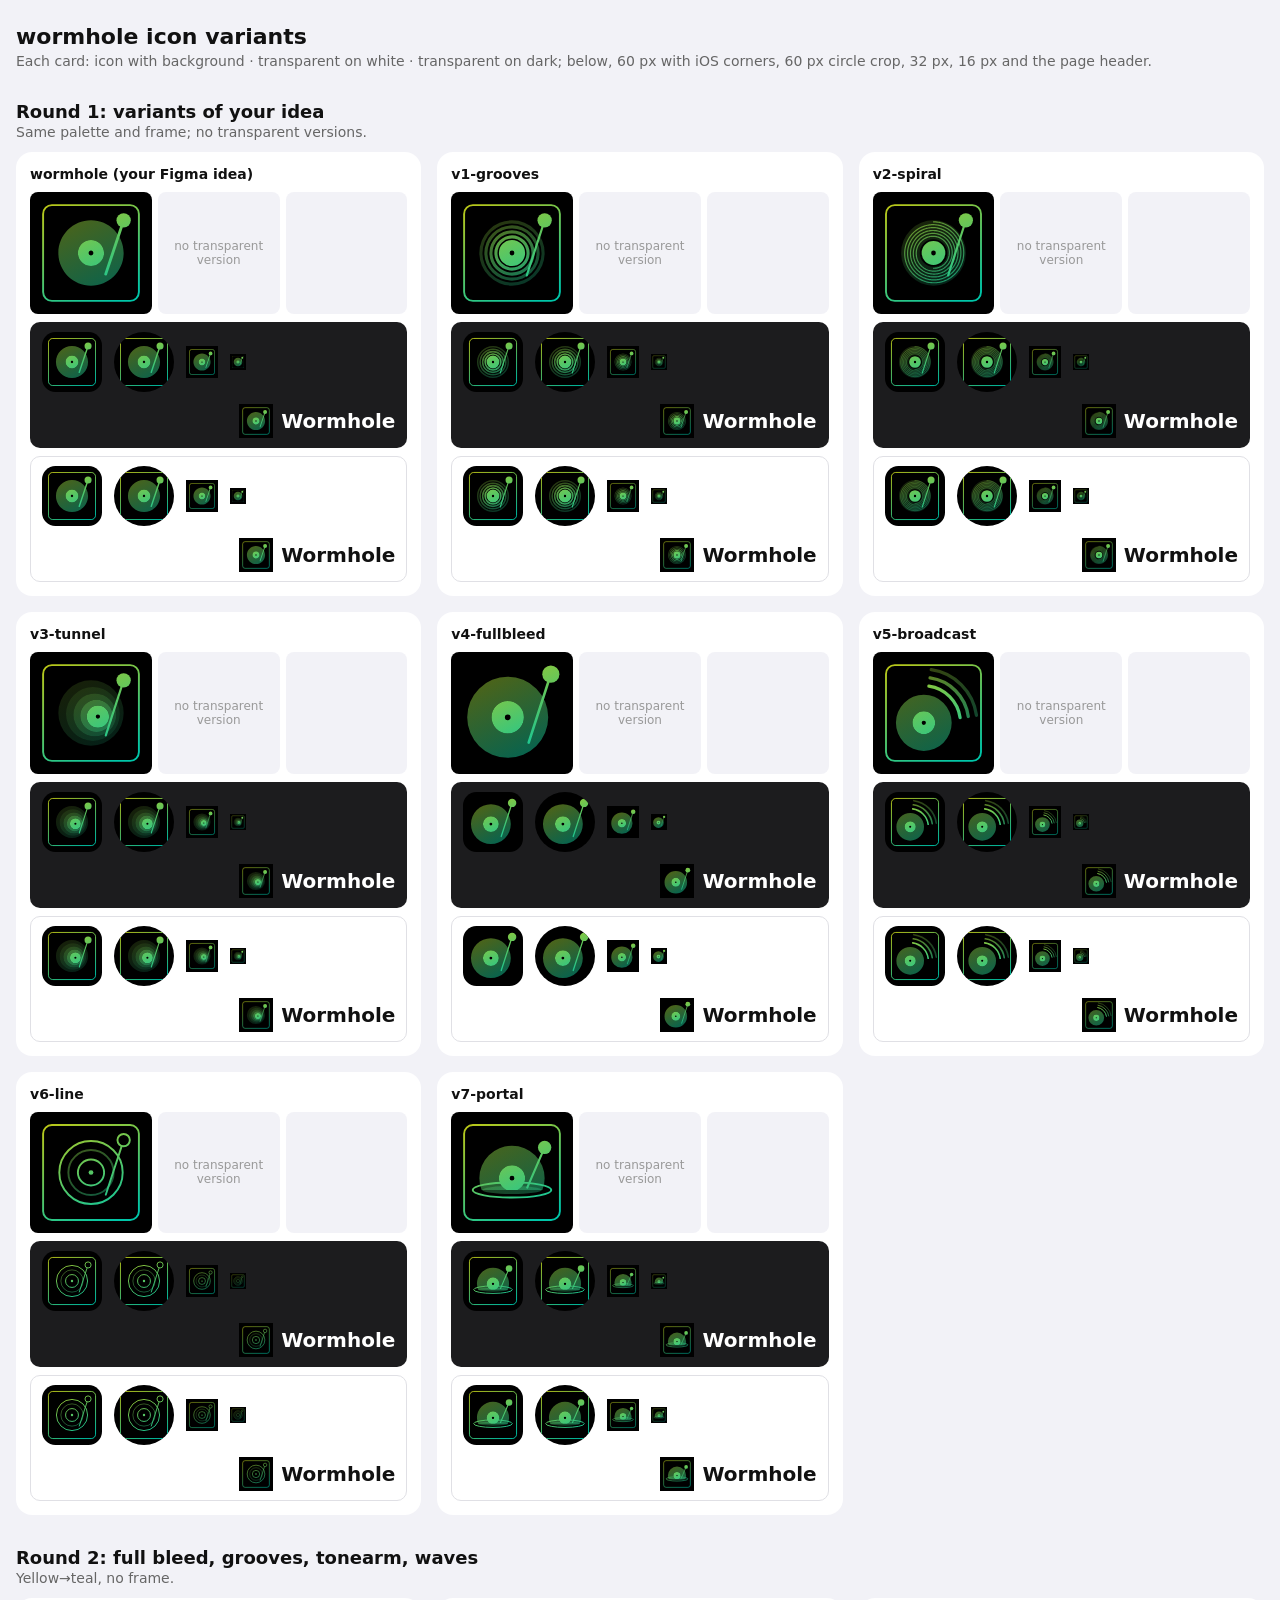
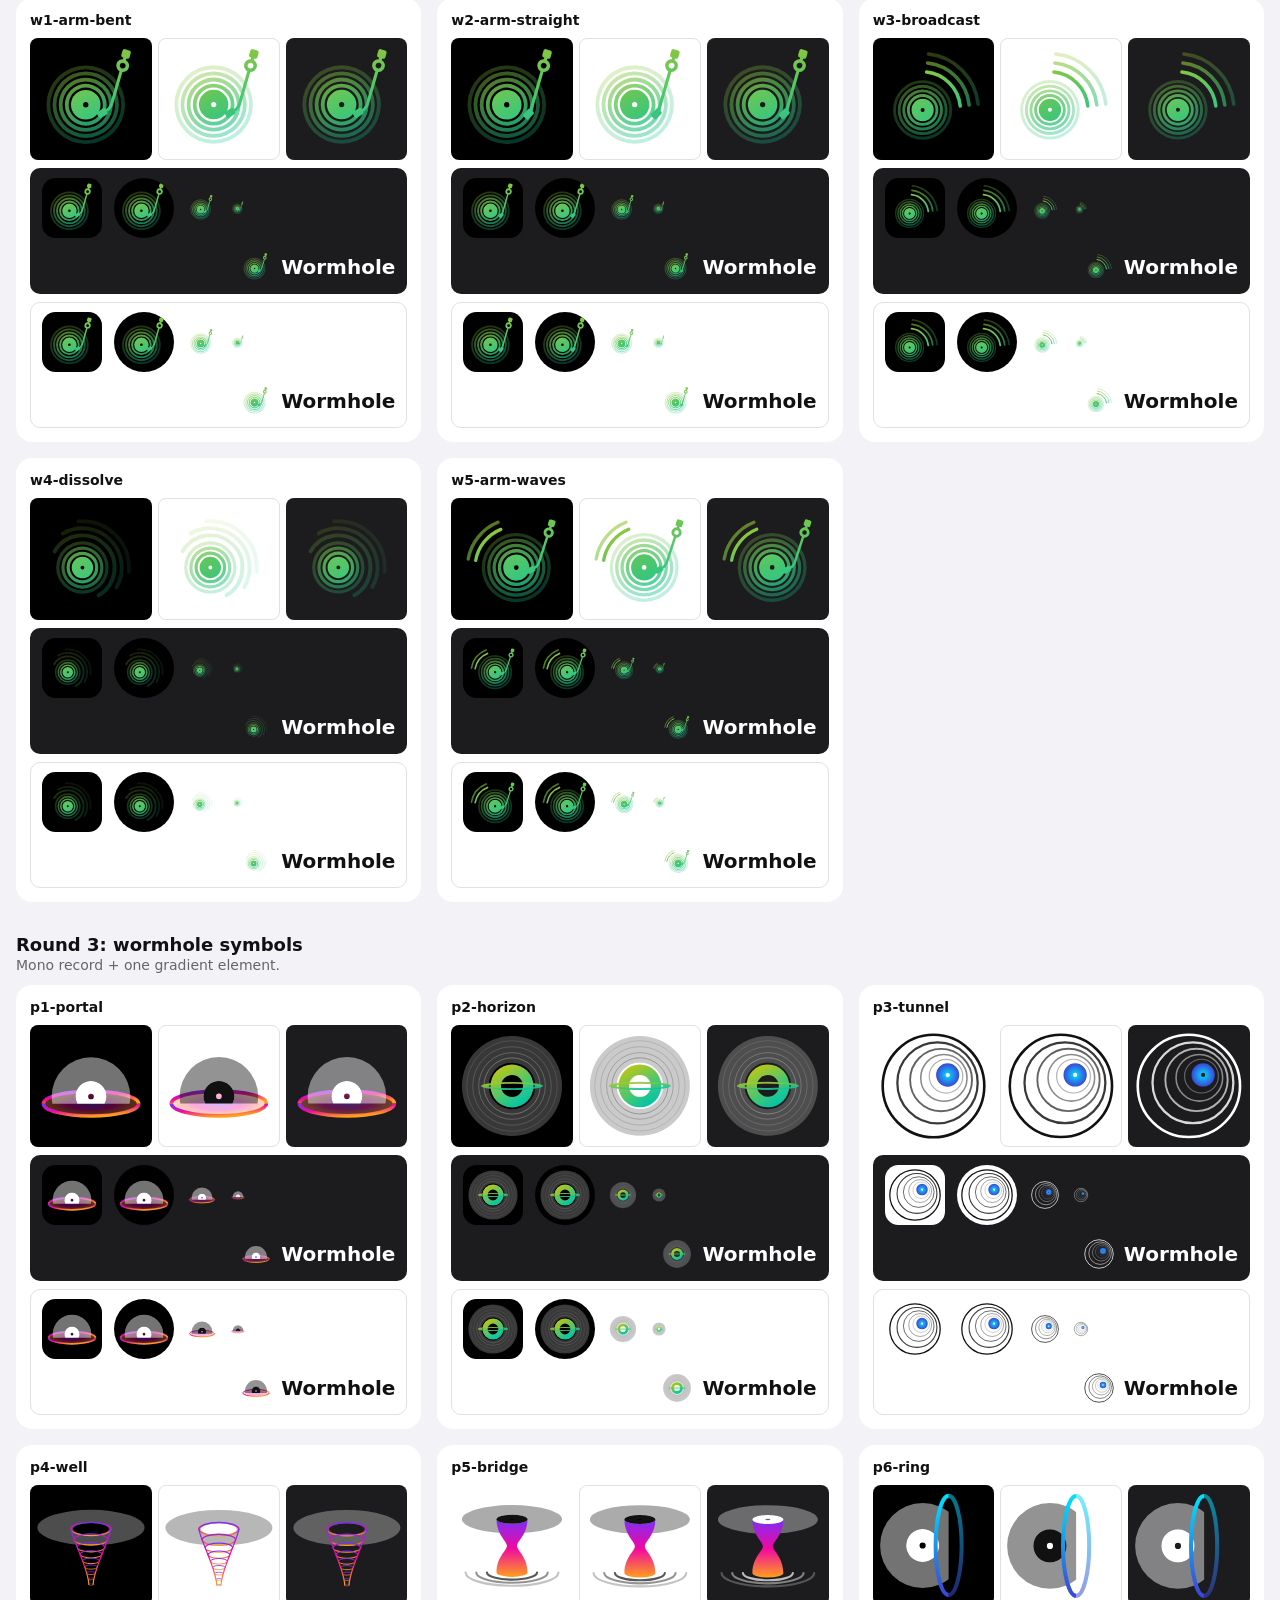
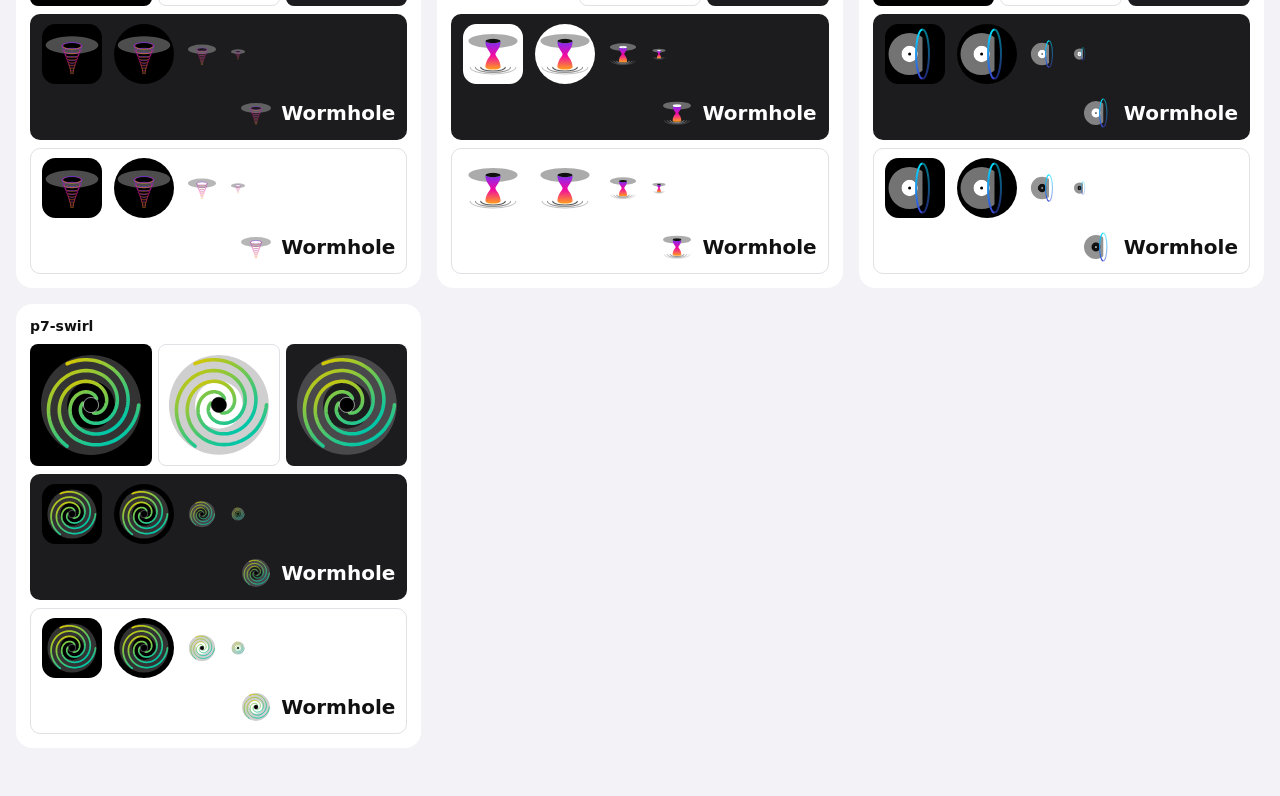
<file: design/explorations/preview.html>
<!doctype html>
<html lang="en">
<head>
<meta charset="utf-8">
<meta name="viewport" content="width=device-width, initial-scale=1">
<title>Icon variants</title>
<style>
  :root { color-scheme: light; }
  body { margin: 0; padding: 24px 16px 48px; font: 14px -apple-system, system-ui, sans-serif;
         background: #f2f2f7; color: #111; }
  main { max-width: 1400px; margin: 0 auto; }
  h1 { font-size: 22px; margin: 0 0 4px; }
  h2 { font-size: 18px; margin: 32px 0 2px; }
  section > p, header p { margin: 0 0 12px; color: #666; }
  .grid { display: grid; grid-template-columns: repeat(auto-fill, minmax(min(100%, 400px), 1fr));
           gap: 16px; }
  .card { background: #fff; border-radius: 16px; padding: 14px; }
  .card h3 { font-size: 14px; margin: 0 0 10px; }
  .bigs { display: grid; grid-template-columns: repeat(3, 1fr); gap: 6px; }
  .big { aspect-ratio: 1; border-radius: 8px; overflow: hidden; display: grid;
          place-items: center; }
  .big img, .big svg { width: 100%; height: 100%; display: block; }
  .big.light { background: #fff; color: #111; outline: 1px solid #e0e0e5; outline-offset: -1px; }
  .big.dark { background: #1c1c1e; color: #fff; }
  .big.none { background: #f2f2f7; color: #999; font-size: 12px; text-align: center;
               padding: 8px; }
  .row { display: flex; flex-wrap: wrap; align-items: center; gap: 12px; margin-top: 8px;
          padding: 10px 12px; border-radius: 10px; }
  .row.dark { background: #1c1c1e; color: #fff; }
  .row.light { background: #fff; color: #111; outline: 1px solid #e0e0e5; outline-offset: -1px; }
  .app { width: 60px; height: 60px; border-radius: 13.4px; }
  .round { width: 60px; height: 60px; border-radius: 50%; }
  .f32 { width: 32px; height: 32px; }
  .f16 { width: 16px; height: 16px; }
  .head { display: inline-flex; align-items: center; gap: 8px; font-weight: 700;
           font-size: 20px; margin-left: auto; }
  .logo { width: 34px; height: 34px; }
</style>
</head>
<body>
<main>
<header>
  <h1>wormhole icon variants</h1>
  <p>Each card: icon with background · transparent on white · transparent on dark; below,
    60 px with iOS corners, 60 px circle crop, 32 px, 16 px and the page header.</p>
</header>
<section><h2>Round 1: variants of your idea</h2><p>Same palette and frame; no transparent versions.</p><div class="grid"><article class="card"><h3>wormhole (your Figma idea)</h3><div class="bigs"><div class="big"><img src="wormhole.svg" alt="wormhole"></div><div class="big none">no transparent version</div><div class="big none"></div></div><div class="row dark"><img class="app" src="wormhole.svg" alt=""><img class="round" src="wormhole.svg" alt=""><svg class="f32" aria-hidden="true" viewBox="0 0 1024 1024" fill="none" xmlns="http://www.w3.org/2000/svg">
<rect width="1024" height="1024" fill="black"/>
<mask id="u0-mask0_1_2" style="mask-type:alpha" maskUnits="userSpaceOnUse" x="102" y="102" width="820" height="820">
<rect x="110" y="110" width="804" height="804" rx="74" stroke-width="16" stroke="black"/>
<circle cx="786" cy="238" r="60" fill="black"/>
<path d="M512 402C572.751 402 622 451.249 622 512C622 572.751 572.751 622 512 622C451.249 622 402 572.751 402 512C402 451.249 451.249 402 512 402ZM512 492C500.954 492 492 500.954 492 512C492 523.046 500.954 532 512 532C523.046 532 532 523.046 532 512C532 500.954 523.046 492 512 492Z" fill="black"/>
<path d="M793.589 227.88C797.781 229.278 800.046 233.808 798.649 238L646.12 695.589C644.722 699.781 640.192 702.046 636 700.649L628.411 698.12C624.219 696.722 621.954 692.192 623.351 688L775.88 230.411C777.278 226.219 781.808 223.954 785.999 225.351L793.589 227.88Z" fill="black"/>
<path d="M512 238C663.326 238 786 360.674 786 512C786 663.326 663.326 786 512 786C360.674 786 238 663.326 238 512C238 360.674 360.674 238 512 238ZM512 402C451.249 402 402 451.249 402 512C402 572.751 451.249 622 512 622C572.751 622 622 572.751 622 512C622 451.249 572.751 402 512 402Z" fill="black" fill-opacity="0.5"/>
</mask>
<g mask="url(#u0-mask0_1_2)">
<rect width="1024" height="1024" fill="url(#u0-paint0_linear_1_2)"/>
</g>
<defs>
<linearGradient id="u0-paint0_linear_1_2" x1="0" y1="0" x2="512" y2="1024" gradientUnits="userSpaceOnUse">
<stop stop-color="#D9C700"/>
<stop offset="1" stop-color="#00C6A8"/>
</linearGradient>
</defs>
</svg><svg class="f16" aria-hidden="true" viewBox="0 0 1024 1024" fill="none" xmlns="http://www.w3.org/2000/svg">
<rect width="1024" height="1024" fill="black"/>
<mask id="u1-mask0_1_2" style="mask-type:alpha" maskUnits="userSpaceOnUse" x="102" y="102" width="820" height="820">
<rect x="110" y="110" width="804" height="804" rx="74" stroke-width="16" stroke="black"/>
<circle cx="786" cy="238" r="60" fill="black"/>
<path d="M512 402C572.751 402 622 451.249 622 512C622 572.751 572.751 622 512 622C451.249 622 402 572.751 402 512C402 451.249 451.249 402 512 402ZM512 492C500.954 492 492 500.954 492 512C492 523.046 500.954 532 512 532C523.046 532 532 523.046 532 512C532 500.954 523.046 492 512 492Z" fill="black"/>
<path d="M793.589 227.88C797.781 229.278 800.046 233.808 798.649 238L646.12 695.589C644.722 699.781 640.192 702.046 636 700.649L628.411 698.12C624.219 696.722 621.954 692.192 623.351 688L775.88 230.411C777.278 226.219 781.808 223.954 785.999 225.351L793.589 227.88Z" fill="black"/>
<path d="M512 238C663.326 238 786 360.674 786 512C786 663.326 663.326 786 512 786C360.674 786 238 663.326 238 512C238 360.674 360.674 238 512 238ZM512 402C451.249 402 402 451.249 402 512C402 572.751 451.249 622 512 622C572.751 622 622 572.751 622 512C622 451.249 572.751 402 512 402Z" fill="black" fill-opacity="0.5"/>
</mask>
<g mask="url(#u1-mask0_1_2)">
<rect width="1024" height="1024" fill="url(#u1-paint0_linear_1_2)"/>
</g>
<defs>
<linearGradient id="u1-paint0_linear_1_2" x1="0" y1="0" x2="512" y2="1024" gradientUnits="userSpaceOnUse">
<stop stop-color="#D9C700"/>
<stop offset="1" stop-color="#00C6A8"/>
</linearGradient>
</defs>
</svg><span class="head"><svg class="logo" aria-hidden="true" viewBox="0 0 1024 1024" fill="none" xmlns="http://www.w3.org/2000/svg">
<rect width="1024" height="1024" fill="black"/>
<mask id="u2-mask0_1_2" style="mask-type:alpha" maskUnits="userSpaceOnUse" x="102" y="102" width="820" height="820">
<rect x="110" y="110" width="804" height="804" rx="74" stroke-width="16" stroke="black"/>
<circle cx="786" cy="238" r="60" fill="black"/>
<path d="M512 402C572.751 402 622 451.249 622 512C622 572.751 572.751 622 512 622C451.249 622 402 572.751 402 512C402 451.249 451.249 402 512 402ZM512 492C500.954 492 492 500.954 492 512C492 523.046 500.954 532 512 532C523.046 532 532 523.046 532 512C532 500.954 523.046 492 512 492Z" fill="black"/>
<path d="M793.589 227.88C797.781 229.278 800.046 233.808 798.649 238L646.12 695.589C644.722 699.781 640.192 702.046 636 700.649L628.411 698.12C624.219 696.722 621.954 692.192 623.351 688L775.88 230.411C777.278 226.219 781.808 223.954 785.999 225.351L793.589 227.88Z" fill="black"/>
<path d="M512 238C663.326 238 786 360.674 786 512C786 663.326 663.326 786 512 786C360.674 786 238 663.326 238 512C238 360.674 360.674 238 512 238ZM512 402C451.249 402 402 451.249 402 512C402 572.751 451.249 622 512 622C572.751 622 622 572.751 622 512C622 451.249 572.751 402 512 402Z" fill="black" fill-opacity="0.5"/>
</mask>
<g mask="url(#u2-mask0_1_2)">
<rect width="1024" height="1024" fill="url(#u2-paint0_linear_1_2)"/>
</g>
<defs>
<linearGradient id="u2-paint0_linear_1_2" x1="0" y1="0" x2="512" y2="1024" gradientUnits="userSpaceOnUse">
<stop stop-color="#D9C700"/>
<stop offset="1" stop-color="#00C6A8"/>
</linearGradient>
</defs>
</svg>Wormhole</span></div><div class="row light"><img class="app" src="wormhole.svg" alt=""><img class="round" src="wormhole.svg" alt=""><svg class="f32" aria-hidden="true" viewBox="0 0 1024 1024" fill="none" xmlns="http://www.w3.org/2000/svg">
<rect width="1024" height="1024" fill="black"/>
<mask id="u3-mask0_1_2" style="mask-type:alpha" maskUnits="userSpaceOnUse" x="102" y="102" width="820" height="820">
<rect x="110" y="110" width="804" height="804" rx="74" stroke-width="16" stroke="black"/>
<circle cx="786" cy="238" r="60" fill="black"/>
<path d="M512 402C572.751 402 622 451.249 622 512C622 572.751 572.751 622 512 622C451.249 622 402 572.751 402 512C402 451.249 451.249 402 512 402ZM512 492C500.954 492 492 500.954 492 512C492 523.046 500.954 532 512 532C523.046 532 532 523.046 532 512C532 500.954 523.046 492 512 492Z" fill="black"/>
<path d="M793.589 227.88C797.781 229.278 800.046 233.808 798.649 238L646.12 695.589C644.722 699.781 640.192 702.046 636 700.649L628.411 698.12C624.219 696.722 621.954 692.192 623.351 688L775.88 230.411C777.278 226.219 781.808 223.954 785.999 225.351L793.589 227.88Z" fill="black"/>
<path d="M512 238C663.326 238 786 360.674 786 512C786 663.326 663.326 786 512 786C360.674 786 238 663.326 238 512C238 360.674 360.674 238 512 238ZM512 402C451.249 402 402 451.249 402 512C402 572.751 451.249 622 512 622C572.751 622 622 572.751 622 512C622 451.249 572.751 402 512 402Z" fill="black" fill-opacity="0.5"/>
</mask>
<g mask="url(#u3-mask0_1_2)">
<rect width="1024" height="1024" fill="url(#u3-paint0_linear_1_2)"/>
</g>
<defs>
<linearGradient id="u3-paint0_linear_1_2" x1="0" y1="0" x2="512" y2="1024" gradientUnits="userSpaceOnUse">
<stop stop-color="#D9C700"/>
<stop offset="1" stop-color="#00C6A8"/>
</linearGradient>
</defs>
</svg><svg class="f16" aria-hidden="true" viewBox="0 0 1024 1024" fill="none" xmlns="http://www.w3.org/2000/svg">
<rect width="1024" height="1024" fill="black"/>
<mask id="u4-mask0_1_2" style="mask-type:alpha" maskUnits="userSpaceOnUse" x="102" y="102" width="820" height="820">
<rect x="110" y="110" width="804" height="804" rx="74" stroke-width="16" stroke="black"/>
<circle cx="786" cy="238" r="60" fill="black"/>
<path d="M512 402C572.751 402 622 451.249 622 512C622 572.751 572.751 622 512 622C451.249 622 402 572.751 402 512C402 451.249 451.249 402 512 402ZM512 492C500.954 492 492 500.954 492 512C492 523.046 500.954 532 512 532C523.046 532 532 523.046 532 512C532 500.954 523.046 492 512 492Z" fill="black"/>
<path d="M793.589 227.88C797.781 229.278 800.046 233.808 798.649 238L646.12 695.589C644.722 699.781 640.192 702.046 636 700.649L628.411 698.12C624.219 696.722 621.954 692.192 623.351 688L775.88 230.411C777.278 226.219 781.808 223.954 785.999 225.351L793.589 227.88Z" fill="black"/>
<path d="M512 238C663.326 238 786 360.674 786 512C786 663.326 663.326 786 512 786C360.674 786 238 663.326 238 512C238 360.674 360.674 238 512 238ZM512 402C451.249 402 402 451.249 402 512C402 572.751 451.249 622 512 622C572.751 622 622 572.751 622 512C622 451.249 572.751 402 512 402Z" fill="black" fill-opacity="0.5"/>
</mask>
<g mask="url(#u4-mask0_1_2)">
<rect width="1024" height="1024" fill="url(#u4-paint0_linear_1_2)"/>
</g>
<defs>
<linearGradient id="u4-paint0_linear_1_2" x1="0" y1="0" x2="512" y2="1024" gradientUnits="userSpaceOnUse">
<stop stop-color="#D9C700"/>
<stop offset="1" stop-color="#00C6A8"/>
</linearGradient>
</defs>
</svg><span class="head"><svg class="logo" aria-hidden="true" viewBox="0 0 1024 1024" fill="none" xmlns="http://www.w3.org/2000/svg">
<rect width="1024" height="1024" fill="black"/>
<mask id="u5-mask0_1_2" style="mask-type:alpha" maskUnits="userSpaceOnUse" x="102" y="102" width="820" height="820">
<rect x="110" y="110" width="804" height="804" rx="74" stroke-width="16" stroke="black"/>
<circle cx="786" cy="238" r="60" fill="black"/>
<path d="M512 402C572.751 402 622 451.249 622 512C622 572.751 572.751 622 512 622C451.249 622 402 572.751 402 512C402 451.249 451.249 402 512 402ZM512 492C500.954 492 492 500.954 492 512C492 523.046 500.954 532 512 532C523.046 532 532 523.046 532 512C532 500.954 523.046 492 512 492Z" fill="black"/>
<path d="M793.589 227.88C797.781 229.278 800.046 233.808 798.649 238L646.12 695.589C644.722 699.781 640.192 702.046 636 700.649L628.411 698.12C624.219 696.722 621.954 692.192 623.351 688L775.88 230.411C777.278 226.219 781.808 223.954 785.999 225.351L793.589 227.88Z" fill="black"/>
<path d="M512 238C663.326 238 786 360.674 786 512C786 663.326 663.326 786 512 786C360.674 786 238 663.326 238 512C238 360.674 360.674 238 512 238ZM512 402C451.249 402 402 451.249 402 512C402 572.751 451.249 622 512 622C572.751 622 622 572.751 622 512C622 451.249 572.751 402 512 402Z" fill="black" fill-opacity="0.5"/>
</mask>
<g mask="url(#u5-mask0_1_2)">
<rect width="1024" height="1024" fill="url(#u5-paint0_linear_1_2)"/>
</g>
<defs>
<linearGradient id="u5-paint0_linear_1_2" x1="0" y1="0" x2="512" y2="1024" gradientUnits="userSpaceOnUse">
<stop stop-color="#D9C700"/>
<stop offset="1" stop-color="#00C6A8"/>
</linearGradient>
</defs>
</svg>Wormhole</span></div></article><article class="card"><h3>v1-grooves</h3><div class="bigs"><div class="big"><img src="v1-grooves.svg" alt="v1-grooves"></div><div class="big none">no transparent version</div><div class="big none"></div></div><div class="row dark"><img class="app" src="v1-grooves.svg" alt=""><img class="round" src="v1-grooves.svg" alt=""><svg class="f32" aria-hidden="true" viewBox="0 0 1024 1024" fill="none" xmlns="http://www.w3.org/2000/svg"><defs><linearGradient id="u6-g" x1="0" y1="0" x2="512" y2="1024" gradientUnits="userSpaceOnUse"><stop stop-color="#D9C700"/><stop offset="1" stop-color="#00C6A8"/></linearGradient></defs><rect width="1024" height="1024" fill="black"/><g fill="url(#u6-g)" stroke="url(#u6-g)"><rect x="110" y="110" width="804" height="804" rx="74" fill="none" stroke-width="16"/><path fill-rule="evenodd" stroke="none" fill-opacity="0.28" d="M238 512a274 274 0 1 0 548 0a274 274 0 1 0 -548 0ZM264 512a248 248 0 1 0 496 0a248 248 0 1 0 -496 0Z"/><path fill-rule="evenodd" stroke="none" fill-opacity="0.42" d="M280 512a232 232 0 1 0 464 0a232 232 0 1 0 -464 0ZM306 512a206 206 0 1 0 412 0a206 206 0 1 0 -412 0Z"/><path fill-rule="evenodd" stroke="none" fill-opacity="0.6" d="M322 512a190 190 0 1 0 380 0a190 190 0 1 0 -380 0ZM348 512a164 164 0 1 0 328 0a164 164 0 1 0 -328 0Z"/><path fill-rule="evenodd" stroke="none" fill-opacity="0.8" d="M364 512a148 148 0 1 0 296 0a148 148 0 1 0 -296 0ZM390 512a122 122 0 1 0 244 0a122 122 0 1 0 -244 0Z"/><path fill-rule="evenodd" stroke="none" fill-opacity="1.0" d="M402 512a110 110 0 1 0 220 0a110 110 0 1 0 -220 0ZM492 512a20 20 0 1 0 40 0a20 20 0 1 0 -40 0Z"/><line x1="786" y1="238" x2="636" y2="700" stroke-width="18" stroke-linecap="round"/><circle cx="786" cy="238" r="60" stroke="none"/></g></svg><svg class="f16" aria-hidden="true" viewBox="0 0 1024 1024" fill="none" xmlns="http://www.w3.org/2000/svg"><defs><linearGradient id="u7-g" x1="0" y1="0" x2="512" y2="1024" gradientUnits="userSpaceOnUse"><stop stop-color="#D9C700"/><stop offset="1" stop-color="#00C6A8"/></linearGradient></defs><rect width="1024" height="1024" fill="black"/><g fill="url(#u7-g)" stroke="url(#u7-g)"><rect x="110" y="110" width="804" height="804" rx="74" fill="none" stroke-width="16"/><path fill-rule="evenodd" stroke="none" fill-opacity="0.28" d="M238 512a274 274 0 1 0 548 0a274 274 0 1 0 -548 0ZM264 512a248 248 0 1 0 496 0a248 248 0 1 0 -496 0Z"/><path fill-rule="evenodd" stroke="none" fill-opacity="0.42" d="M280 512a232 232 0 1 0 464 0a232 232 0 1 0 -464 0ZM306 512a206 206 0 1 0 412 0a206 206 0 1 0 -412 0Z"/><path fill-rule="evenodd" stroke="none" fill-opacity="0.6" d="M322 512a190 190 0 1 0 380 0a190 190 0 1 0 -380 0ZM348 512a164 164 0 1 0 328 0a164 164 0 1 0 -328 0Z"/><path fill-rule="evenodd" stroke="none" fill-opacity="0.8" d="M364 512a148 148 0 1 0 296 0a148 148 0 1 0 -296 0ZM390 512a122 122 0 1 0 244 0a122 122 0 1 0 -244 0Z"/><path fill-rule="evenodd" stroke="none" fill-opacity="1.0" d="M402 512a110 110 0 1 0 220 0a110 110 0 1 0 -220 0ZM492 512a20 20 0 1 0 40 0a20 20 0 1 0 -40 0Z"/><line x1="786" y1="238" x2="636" y2="700" stroke-width="18" stroke-linecap="round"/><circle cx="786" cy="238" r="60" stroke="none"/></g></svg><span class="head"><svg class="logo" aria-hidden="true" viewBox="0 0 1024 1024" fill="none" xmlns="http://www.w3.org/2000/svg"><defs><linearGradient id="u8-g" x1="0" y1="0" x2="512" y2="1024" gradientUnits="userSpaceOnUse"><stop stop-color="#D9C700"/><stop offset="1" stop-color="#00C6A8"/></linearGradient></defs><rect width="1024" height="1024" fill="black"/><g fill="url(#u8-g)" stroke="url(#u8-g)"><rect x="110" y="110" width="804" height="804" rx="74" fill="none" stroke-width="16"/><path fill-rule="evenodd" stroke="none" fill-opacity="0.28" d="M238 512a274 274 0 1 0 548 0a274 274 0 1 0 -548 0ZM264 512a248 248 0 1 0 496 0a248 248 0 1 0 -496 0Z"/><path fill-rule="evenodd" stroke="none" fill-opacity="0.42" d="M280 512a232 232 0 1 0 464 0a232 232 0 1 0 -464 0ZM306 512a206 206 0 1 0 412 0a206 206 0 1 0 -412 0Z"/><path fill-rule="evenodd" stroke="none" fill-opacity="0.6" d="M322 512a190 190 0 1 0 380 0a190 190 0 1 0 -380 0ZM348 512a164 164 0 1 0 328 0a164 164 0 1 0 -328 0Z"/><path fill-rule="evenodd" stroke="none" fill-opacity="0.8" d="M364 512a148 148 0 1 0 296 0a148 148 0 1 0 -296 0ZM390 512a122 122 0 1 0 244 0a122 122 0 1 0 -244 0Z"/><path fill-rule="evenodd" stroke="none" fill-opacity="1.0" d="M402 512a110 110 0 1 0 220 0a110 110 0 1 0 -220 0ZM492 512a20 20 0 1 0 40 0a20 20 0 1 0 -40 0Z"/><line x1="786" y1="238" x2="636" y2="700" stroke-width="18" stroke-linecap="round"/><circle cx="786" cy="238" r="60" stroke="none"/></g></svg>Wormhole</span></div><div class="row light"><img class="app" src="v1-grooves.svg" alt=""><img class="round" src="v1-grooves.svg" alt=""><svg class="f32" aria-hidden="true" viewBox="0 0 1024 1024" fill="none" xmlns="http://www.w3.org/2000/svg"><defs><linearGradient id="u9-g" x1="0" y1="0" x2="512" y2="1024" gradientUnits="userSpaceOnUse"><stop stop-color="#D9C700"/><stop offset="1" stop-color="#00C6A8"/></linearGradient></defs><rect width="1024" height="1024" fill="black"/><g fill="url(#u9-g)" stroke="url(#u9-g)"><rect x="110" y="110" width="804" height="804" rx="74" fill="none" stroke-width="16"/><path fill-rule="evenodd" stroke="none" fill-opacity="0.28" d="M238 512a274 274 0 1 0 548 0a274 274 0 1 0 -548 0ZM264 512a248 248 0 1 0 496 0a248 248 0 1 0 -496 0Z"/><path fill-rule="evenodd" stroke="none" fill-opacity="0.42" d="M280 512a232 232 0 1 0 464 0a232 232 0 1 0 -464 0ZM306 512a206 206 0 1 0 412 0a206 206 0 1 0 -412 0Z"/><path fill-rule="evenodd" stroke="none" fill-opacity="0.6" d="M322 512a190 190 0 1 0 380 0a190 190 0 1 0 -380 0ZM348 512a164 164 0 1 0 328 0a164 164 0 1 0 -328 0Z"/><path fill-rule="evenodd" stroke="none" fill-opacity="0.8" d="M364 512a148 148 0 1 0 296 0a148 148 0 1 0 -296 0ZM390 512a122 122 0 1 0 244 0a122 122 0 1 0 -244 0Z"/><path fill-rule="evenodd" stroke="none" fill-opacity="1.0" d="M402 512a110 110 0 1 0 220 0a110 110 0 1 0 -220 0ZM492 512a20 20 0 1 0 40 0a20 20 0 1 0 -40 0Z"/><line x1="786" y1="238" x2="636" y2="700" stroke-width="18" stroke-linecap="round"/><circle cx="786" cy="238" r="60" stroke="none"/></g></svg><svg class="f16" aria-hidden="true" viewBox="0 0 1024 1024" fill="none" xmlns="http://www.w3.org/2000/svg"><defs><linearGradient id="u10-g" x1="0" y1="0" x2="512" y2="1024" gradientUnits="userSpaceOnUse"><stop stop-color="#D9C700"/><stop offset="1" stop-color="#00C6A8"/></linearGradient></defs><rect width="1024" height="1024" fill="black"/><g fill="url(#u10-g)" stroke="url(#u10-g)"><rect x="110" y="110" width="804" height="804" rx="74" fill="none" stroke-width="16"/><path fill-rule="evenodd" stroke="none" fill-opacity="0.28" d="M238 512a274 274 0 1 0 548 0a274 274 0 1 0 -548 0ZM264 512a248 248 0 1 0 496 0a248 248 0 1 0 -496 0Z"/><path fill-rule="evenodd" stroke="none" fill-opacity="0.42" d="M280 512a232 232 0 1 0 464 0a232 232 0 1 0 -464 0ZM306 512a206 206 0 1 0 412 0a206 206 0 1 0 -412 0Z"/><path fill-rule="evenodd" stroke="none" fill-opacity="0.6" d="M322 512a190 190 0 1 0 380 0a190 190 0 1 0 -380 0ZM348 512a164 164 0 1 0 328 0a164 164 0 1 0 -328 0Z"/><path fill-rule="evenodd" stroke="none" fill-opacity="0.8" d="M364 512a148 148 0 1 0 296 0a148 148 0 1 0 -296 0ZM390 512a122 122 0 1 0 244 0a122 122 0 1 0 -244 0Z"/><path fill-rule="evenodd" stroke="none" fill-opacity="1.0" d="M402 512a110 110 0 1 0 220 0a110 110 0 1 0 -220 0ZM492 512a20 20 0 1 0 40 0a20 20 0 1 0 -40 0Z"/><line x1="786" y1="238" x2="636" y2="700" stroke-width="18" stroke-linecap="round"/><circle cx="786" cy="238" r="60" stroke="none"/></g></svg><span class="head"><svg class="logo" aria-hidden="true" viewBox="0 0 1024 1024" fill="none" xmlns="http://www.w3.org/2000/svg"><defs><linearGradient id="u11-g" x1="0" y1="0" x2="512" y2="1024" gradientUnits="userSpaceOnUse"><stop stop-color="#D9C700"/><stop offset="1" stop-color="#00C6A8"/></linearGradient></defs><rect width="1024" height="1024" fill="black"/><g fill="url(#u11-g)" stroke="url(#u11-g)"><rect x="110" y="110" width="804" height="804" rx="74" fill="none" stroke-width="16"/><path fill-rule="evenodd" stroke="none" fill-opacity="0.28" d="M238 512a274 274 0 1 0 548 0a274 274 0 1 0 -548 0ZM264 512a248 248 0 1 0 496 0a248 248 0 1 0 -496 0Z"/><path fill-rule="evenodd" stroke="none" fill-opacity="0.42" d="M280 512a232 232 0 1 0 464 0a232 232 0 1 0 -464 0ZM306 512a206 206 0 1 0 412 0a206 206 0 1 0 -412 0Z"/><path fill-rule="evenodd" stroke="none" fill-opacity="0.6" d="M322 512a190 190 0 1 0 380 0a190 190 0 1 0 -380 0ZM348 512a164 164 0 1 0 328 0a164 164 0 1 0 -328 0Z"/><path fill-rule="evenodd" stroke="none" fill-opacity="0.8" d="M364 512a148 148 0 1 0 296 0a148 148 0 1 0 -296 0ZM390 512a122 122 0 1 0 244 0a122 122 0 1 0 -244 0Z"/><path fill-rule="evenodd" stroke="none" fill-opacity="1.0" d="M402 512a110 110 0 1 0 220 0a110 110 0 1 0 -220 0ZM492 512a20 20 0 1 0 40 0a20 20 0 1 0 -40 0Z"/><line x1="786" y1="238" x2="636" y2="700" stroke-width="18" stroke-linecap="round"/><circle cx="786" cy="238" r="60" stroke="none"/></g></svg>Wormhole</span></div></article><article class="card"><h3>v2-spiral</h3><div class="bigs"><div class="big"><img src="v2-spiral.svg" alt="v2-spiral"></div><div class="big none">no transparent version</div><div class="big none"></div></div><div class="row dark"><img class="app" src="v2-spiral.svg" alt=""><img class="round" src="v2-spiral.svg" alt=""><svg class="f32" aria-hidden="true" viewBox="0 0 1024 1024" fill="none" xmlns="http://www.w3.org/2000/svg"><defs><linearGradient id="u12-g" x1="0" y1="0" x2="512" y2="1024" gradientUnits="userSpaceOnUse"><stop stop-color="#D9C700"/><stop offset="1" stop-color="#00C6A8"/></linearGradient></defs><rect width="1024" height="1024" fill="black"/><g fill="url(#u12-g)" stroke="url(#u12-g)"><rect x="110" y="110" width="804" height="804" rx="74" fill="none" stroke-width="16"/><path fill-rule="evenodd" stroke="none" fill-opacity="0.18" d="M238 512a274 274 0 1 0 548 0a274 274 0 1 0 -548 0ZM396 512a116 116 0 1 0 232 0a116 116 0 1 0 -232 0Z"/><path d="M512.0 250.0 L522.1 250.3 L532.1 251.1 L542.1 252.2 L552.0 253.7 L561.8 255.5 L571.6 257.8 L581.3 260.4 L590.9 263.4 L600.3 266.8 L609.6 270.5 L618.7 274.5 L627.7 278.9 L636.5 283.7 L645.1 288.7 L653.5 294.1 L661.7 299.9 L669.6 305.9 L677.3 312.2 L684.7 318.8 L691.9 325.7 L698.8 332.8 L705.5 340.2 L711.8 347.9 L717.8 355.8 L723.6 363.9 L729.0 372.2 L734.1 380.7 L738.8 389.4 L743.2 398.2 L747.3 407.3 L751.0 416.4 L754.3 425.7 L757.3 435.1 L759.9 444.6 L762.2 454.2 L764.1 463.9 L765.6 473.6 L766.7 483.4 L767.5 493.2 L767.9 503.1 L767.9 512.9 L767.5 522.7 L766.8 532.5 L765.7 542.2 L764.2 551.9 L762.3 561.6 L760.1 571.1 L757.5 580.5 L754.5 589.9 L751.2 599.1 L747.5 608.1 L743.5 617.0 L739.2 625.8 L734.5 634.3 L729.6 642.7 L724.3 650.9 L718.6 658.9 L712.7 666.6 L706.5 674.1 L700.1 681.3 L693.3 688.3 L686.3 695.0 L679.1 701.5 L671.6 707.7 L663.9 713.5 L655.9 719.1 L647.8 724.3 L639.5 729.2 L631.0 733.8 L622.3 738.1 L613.5 742.0 L604.5 745.6 L595.4 748.9 L586.2 751.8 L576.9 754.3 L567.5 756.5 L558.1 758.3 L548.6 759.7 L539.0 760.8 L529.4 761.5 L519.9 761.8 L510.3 761.8 L500.7 761.4 L491.1 760.6 L481.6 759.5 L472.2 758.0 L462.8 756.1 L453.5 753.9 L444.3 751.4 L435.2 748.4 L426.2 745.2 L417.4 741.6 L408.7 737.6 L400.2 733.4 L391.8 728.8 L383.7 723.9 L375.7 718.7 L368.0 713.2 L360.5 707.4 L353.2 701.3 L346.1 695.0 L339.3 688.3 L332.8 681.5 L326.5 674.4 L320.5 667.0 L314.8 659.5 L309.5 651.7 L304.4 643.8 L299.6 635.6 L295.1 627.3 L291.0 618.8 L287.2 610.2 L283.7 601.5 L280.6 592.6 L277.8 583.6 L275.4 574.5 L273.3 565.4 L271.6 556.1 L270.2 546.8 L269.2 537.5 L268.6 528.2 L268.3 518.8 L268.3 509.4 L268.8 500.1 L269.5 490.8 L270.7 481.5 L272.2 472.3 L274.0 463.1 L276.2 454.1 L278.8 445.1 L281.6 436.3 L284.9 427.5 L288.4 418.9 L292.3 410.5 L296.5 402.2 L301.0 394.1 L305.8 386.1 L310.9 378.4 L316.3 370.8 L322.0 363.5 L327.9 356.4 L334.1 349.6 L340.6 343.0 L347.3 336.6 L354.3 330.6 L361.5 324.8 L368.8 319.2 L376.4 314.0 L384.2 309.1 L392.2 304.4 L400.3 300.1 L408.6 296.1 L417.0 292.5 L425.5 289.1 L434.2 286.1 L443.0 283.4 L451.9 281.1 L460.8 279.1 L469.8 277.4 L478.9 276.1 L487.9 275.2 L497.1 274.6 L506.2 274.3 L515.3 274.4 L524.4 274.9 L533.5 275.7 L542.5 276.8 L551.5 278.3 L560.4 280.2 L569.3 282.3 L578.0 284.9 L586.6 287.7 L595.1 290.9 L603.5 294.4 L611.7 298.2 L619.8 302.3 L627.7 306.7 L635.4 311.4 L642.9 316.4 L650.2 321.7 L657.4 327.3 L664.2 333.1 L670.9 339.2 L677.3 345.5 L683.5 352.1 L689.4 358.9 L695.0 365.9 L700.4 373.1 L705.4 380.6 L710.2 388.2 L714.7 395.9 L718.9 403.9 L722.7 411.9 L726.3 420.2 L729.5 428.5 L732.4 437.0 L735.0 445.5 L737.2 454.2 L739.1 462.9 L740.7 471.7 L741.9 480.5 L742.8 489.4 L743.4 498.3 L743.6 507.1 L743.4 516.0 L743.0 524.9 L742.2 533.8 L741.0 542.6 L739.5 551.3 L737.7 560.0 L735.5 568.6 L733.1 577.1 L730.3 585.5 L727.1 593.7 L723.7 601.9 L720.0 609.9 L715.9 617.7 L711.6 625.4 L707.0 632.9 L702.1 640.2 L696.9 647.3 L691.4 654.2 L685.7 660.9 L679.8 667.4 L673.6 673.6 L667.2 679.5 L660.5 685.3 L653.7 690.7 L646.6 695.9 L639.4 700.8 L631.9 705.4 L624.4 709.8 L616.6 713.8 L608.7 717.5 L600.7 721.0 L592.6 724.1 L584.3 726.9 L576.0 729.3 L567.5 731.5 L559.0 733.3 L550.5 734.8 L541.9 736.0 L533.3 736.8 L524.6 737.3 L515.9 737.5 L507.3 737.3 L498.6 736.8 L490.0 736.0 L481.5 734.8 L473.0 733.4 L464.5 731.6 L456.2 729.4 L447.9 727.0 L439.8 724.2 L431.7 721.2 L423.8 717.8 L416.0 714.1 L408.4 710.1 L401.0 705.9 L393.7 701.4 L386.6 696.6 L379.7 691.5 L373.0 686.2 L366.5 680.6 L360.2 674.8 L354.2 668.7 L348.4 662.4 L342.9 655.9 L337.6 649.3 L332.6 642.4 L327.8 635.3 L323.3 628.1 L319.2 620.7 L315.3 613.1 L311.7 605.4 L308.4 597.6 L305.4 589.7 L302.7 581.6 L300.3 573.5 L298.2 565.3 L296.5 557.0 L295.1 548.7 L294.0 540.3 L293.2 531.9 L292.7 523.5 L292.6 515.1 L292.8 506.6 L293.3 498.2 L294.1 489.9 L295.3 481.5 L296.8 473.3 L298.6 465.1 L300.7 457.0 L303.1 448.9 L305.8 441.0 L308.8 433.2 L312.1 425.5 L315.7 418.0 L319.6 410.6 L323.8 403.3 L328.2 396.3 L332.9 389.4 L337.9 382.7 L343.1 376.2 L348.5 369.9 L354.2 363.8 L360.1 358.0 L366.3 352.4 L372.6 347.0 L379.1 341.9 L385.8 337.1 L392.7 332.5 L399.8 328.1 L407.0 324.1 L414.3 320.3 L421.8 316.9 L429.5 313.7 L437.2 310.8 L445.0 308.2 L452.9 305.9 L460.9 304.0 L469.0 302.3 L477.1 301.0 L485.2 299.9 L493.4 299.2 L501.6 298.8 L509.8 298.7 L518.0 298.9 L526.1 299.5 L534.3 300.3 L542.3 301.5 L550.4 302.9 L558.3 304.7 L566.2 306.8 L574.0 309.1 L581.7 311.8 L589.3 314.8 L596.7 318.0 L604.1 321.6 L611.2 325.4 L618.3 329.4 L625.1 333.8 L631.8 338.4 L638.3 343.2 L644.6 348.3 L650.6 353.6 L656.5 359.2 L662.2 364.9 L667.6 370.9 L672.8 377.1 L677.7 383.4 L682.4 390.0 L686.9 396.7 L691.0 403.6 L694.9 410.6 L698.5 417.8 L701.9 425.1 L705.0 432.5 L707.7 440.0 L710.2 447.6 L712.4 455.3 L714.3 463.1 L715.9 470.9 L717.1 478.8 L718.1 486.7 L718.8 494.6 L719.1 502.6 L719.2 510.6 L719.0 518.5 L718.4 526.4 L717.6 534.3 L716.4 542.2 L714.9 550.0 L713.2 557.7 L711.1 565.4 L708.8 572.9 L706.2 580.4 L703.3 587.7 L700.1 595.0 L696.6 602.1 L692.9 609.0 L688.9 615.8 L684.7 622.4 L680.2 628.9 L675.5 635.2 L670.5 641.3 L665.3 647.2 L659.9 652.8 L654.3 658.3 L648.5 663.6 L642.4 668.6 L636.2 673.3 L629.9 677.9 L623.3 682.1 L616.7 686.2 L609.8 689.9 L602.8 693.4 L595.8 696.6 L588.5 699.6 L581.2 702.2 L573.8 704.6 L566.4 706.7 L558.8 708.5 L551.2 710.0 L543.6 711.2 L535.9 712.1 L528.2 712.8 L520.4 713.1 L512.7 713.1 L505.0 712.8 L497.3 712.3 L489.6 711.4 L482.0 710.3 L474.5 708.8 L467.0 707.1 L459.5 705.1 L452.2 702.8 L445.0 700.2 L437.9 697.3 L430.9 694.2 L424.0 690.8 L417.3 687.2 L410.7 683.3 L404.3 679.2 L398.0 674.8 L391.9 670.2 L386.1 665.3 L380.4 660.3 L374.9 655.0 L369.6 649.5 L364.5 643.9 L359.7 638.0 L355.1 632.0 L350.7 625.8 L346.6 619.4 L342.7 612.9 L339.1 606.3 L335.7 599.5 L332.6 592.6 L329.8 585.6 L327.3 578.5 L325.0 571.3 L323.0 564.1 L321.3 556.7 L319.9 549.3 L318.7 541.9 L317.8 534.5 L317.3 527.0 L317.0 519.5 L317.0 512.0 L317.3 504.5 L317.9 497.1 L318.7 489.6 L319.9 482.3 L321.3 474.9 L323.0 467.7 L325.0 460.5 L327.3 453.4 L329.8 446.4 L332.6 439.5 L335.6 432.7 L338.9 426.1 L342.5 419.6 L346.3 413.2 L350.3 407.0 L354.6 401.0 L359.1 395.1 L363.8 389.4 L368.7 383.9 L373.9 378.6 L379.2 373.5 L384.7 368.6 L390.4 364.0 L396.3 359.5 L402.3 355.3 L408.5 351.3 L414.8 347.6 L421.2 344.1 L427.8 340.9 L434.5 337.9 L441.3 335.2 L448.2 332.8 L455.2 330.6 L462.2 328.7 L469.3 327.1 L476.5 325.7 L483.7 324.6 L490.9 323.8 L498.1 323.3 L505.4 323.1 L512.7 323.1 L519.9 323.4 L527.1 324.0 L534.3 324.9 L541.5 326.0 L548.5 327.4 L555.6 329.1 L562.5 331.1 L569.4 333.3 L576.1 335.8 L582.8 338.5 L589.4 341.5 L595.8 344.7 L602.1 348.2 L608.2 351.9 L614.2 355.8 L620.0 360.0 L625.7 364.3 L631.2 368.9 L636.5 373.7 L641.6 378.7 L646.5 383.9 L651.2 389.2 L655.7 394.8 L660.0 400.5 L664.1 406.3 L667.9 412.3 L671.5 418.4 L674.8 424.7 L677.9 431.1 L680.7 437.6 L683.3 444.2 L685.7 450.8 L687.8 457.6 L689.6 464.4 L691.1 471.3 L692.4 478.2 L693.4 485.2 L694.2 492.2 L694.6 499.2 L694.8 506.3 L694.8 513.3 L694.5 520.3 L693.9 527.3 L693.0 534.2 L691.9 541.1 L690.5 548.0 L688.8 554.8 L686.9 561.5 L684.7 568.1 L682.3 574.7 L679.6 581.1 L676.7 587.4 L673.6 593.6 L670.2 599.7 L666.6 605.6 L662.7 611.4 L658.7 617.0 L654.4 622.5 L650.0 627.8 L645.3 632.9 L640.5 637.8 L635.4 642.5 L630.2 647.1 L624.9 651.4 L619.4 655.5 L613.7 659.4 L607.9 663.1 L601.9 666.5 L595.9 669.7 L589.7 672.7 L583.4 675.4 L577.0 677.9 L570.5 680.1 L564.0 682.1 L557.4 683.8 L550.7 685.3 L544.0 686.5 L537.3 687.5 L530.5 688.2 L523.7 688.6 L516.9 688.8 L510.1 688.7 L503.4 688.3 L496.6 687.7 L489.9 686.9 L483.2 685.7 L476.6 684.3 L470.1 682.7 L463.6 680.8 L457.2 678.7 L450.9 676.3 L444.7 673.7 L438.6 670.9 L432.6 667.8 L426.7 664.5 L421.0 661.0 L415.5 657.3 L410.0 653.4 L404.8 649.2 L399.7 644.9 L394.8 640.4 L390.0 635.7 L385.5 630.8 L381.1 625.8 L377.0 620.6 L373.0 615.2 L369.3 609.7 L365.8 604.1 L362.5 598.3 L359.4 592.5 L356.6 586.5 L353.9 580.4 L351.6 574.2 L349.4 568.0 L347.6 561.6 L345.9 555.3 L344.5 548.8 L343.4 542.3 L342.5 535.8 L341.8 529.3 L341.5 522.7 L341.3 516.2 L341.4 509.6 L341.8 503.1 L342.4 496.6 L343.3 490.1 L344.4 483.7 L345.8 477.3 L347.4 470.9 L349.2 464.7 L351.3 458.5 L353.6 452.5 L356.1 446.5 L358.9 440.6 L361.9 434.8 L365.1 429.2 L368.5 423.7 L372.1 418.3 L375.9 413.1 L379.9 408.1 L384.1 403.2 L388.5 398.5 L393.1 393.9 L397.8 389.5 L402.7 385.3 L407.7 381.4 L412.9 377.6 L418.2 374.0 L423.7 370.6 L429.2 367.5 L434.9 364.5 L440.7 361.8 L446.6 359.3 L452.5 357.1 L458.6 355.0 L464.7 353.2 L470.8 351.7 L477.1 350.4 L483.3 349.3 L489.6 348.5 L495.9 347.9 L502.2 347.5 L508.6 347.4 L514.9 347.5 L521.2 347.9 L527.5 348.5 L533.7 349.4 L539.9 350.5 L546.0 351.8 L552.1 353.4 L558.1 355.2 L564.1 357.2 L569.9 359.5 L575.7 362.0 L581.3 364.7 L586.9 367.6 L592.3 370.7 L597.6 374.0 L602.7 377.5 L607.7 381.2 L612.6 385.1 L617.3 389.2 L621.8 393.4 L626.2 397.8 L630.4 402.4 L634.4 407.1 L638.2 412.0 L641.8 417.0 L645.3 422.1 L648.5 427.4 L651.5 432.7 L654.3 438.2 L656.9 443.8 L659.3 449.5 L661.4 455.2 L663.4 461.1 L665.1 466.9 L666.5 472.9 L667.8 478.9 L668.8 484.9 L669.6 491.0 L670.1 497.1 L670.4 503.1 L670.5 509.2 L670.3 515.3 L669.9 521.4 L669.3 527.4 L668.5 533.4 L667.4 539.4 L666.1 545.3 L664.5 551.2 L662.8 556.9 L660.8 562.7 L658.6 568.3 L656.2 573.8 L653.6 579.2 L650.8 584.5 L647.8 589.7 L644.5 594.8 L641.1 599.8 L637.6 604.6 L633.8 609.2 L629.9 613.7 L625.8 618.1 L621.5 622.3 L617.1 626.3 L612.5 630.1 L607.8 633.8 L603.0 637.2 L598.0 640.5 L593.0 643.6 L587.8 646.5 L582.5 649.2 L577.1 651.6 L571.6 653.9 L566.1 655.9 L560.5 657.8 L554.8 659.4 L549.1 660.8 L543.3 661.9 L537.5 662.9 L531.7 663.6 L525.8 664.1 L520.0 664.4 L514.1 664.4 L508.3 664.2 L502.4 663.8 L496.6 663.2 L490.9 662.3 L485.1 661.3 L479.5 660.0 L473.8 658.5 L468.3 656.8 L462.8 654.8 L457.4 652.7 L452.1 650.4 L446.9 647.8 L441.8 645.1 L436.8 642.2 L432.0 639.1 L427.2 635.8 L422.6 632.3 L418.2 628.7 L413.9 624.9 L409.7 620.9 L405.7 616.8 L401.9 612.6 L398.2 608.2 L394.7 603.6 L391.4 599.0 L388.3 594.2 L385.3 589.3 L382.6 584.3 L380.0 579.2 L377.7 574.1 L375.5 568.8 L373.6 563.5 L371.9 558.1 L370.4 552.6 L369.0 547.1 L367.9 541.6 L367.1 536.0 L366.4 530.4 L365.9 524.8 L365.7 519.2 L365.7 513.5 L365.9 507.9 L366.3 502.3 L366.9 496.8 L367.8 491.2 L368.8 485.7 L370.1 480.3 L371.5 474.9 L373.2 469.6 L375.1 464.3 L377.2 459.2 L379.4 454.1 L381.9 449.1 L384.5 444.2 L387.3 439.4 L390.3 434.8 L393.5 430.3 L396.9 425.9 L400.4 421.6 L404.0 417.5 L407.9 413.5 L411.8 409.7 L415.9 406.0 L420.2 402.5 L424.5 399.2 L429.0 396.1 L433.6 393.1 L438.3 390.3 L443.1 387.7 L448.0 385.3 L453.0 383.0 L458.0 381.0 L463.1 379.2 L468.3 377.5 L473.5 376.1 L478.8 374.9 L484.1 373.8 L489.5 373.0 L494.9 372.4 L500.2 372.0 L505.6 371.8 L511.0 371.8 L516.4 372.0 L521.8 372.4 L527.1 373.1 L532.4 373.9 L537.7 374.9 L542.9 376.1 L548.0 377.6 L553.1 379.2 L558.1 381.0 L563.1 383.0 L567.9 385.2 L572.7 387.6 L577.3 390.1 L581.9 392.9 L586.3 395.8 L590.7 398.8 L594.9 402.0 L598.9 405.4 L602.9 408.9 L606.6 412.6 L610.3 416.4 L613.8 420.4 L617.1 424.4 L620.3 428.6 L623.3 432.9 L626.1 437.3 L628.7 441.9 L631.2 446.5 L633.5 451.2 L635.6 455.9 L637.5 460.8 L639.3 465.7 L640.8 470.6 L642.2 475.7 L643.3 480.7 L644.3 485.8 L645.0 490.9 L645.6 496.1 L646.0 501.2 L646.1 506.4 L646.1 511.5 L645.9 516.7 L645.4 521.8 L644.8 526.9 L644.0 532.0 L643.0 537.0 L641.8 542.0 L640.4 546.9 L638.8 551.7 L637.1 556.5 L635.1 561.2 L633.0 565.9 L630.7 570.4 L628.3 574.9 L625.6 579.2 L622.8 583.4 L619.9 587.6 L616.8 591.5 L613.6 595.4 L610.2 599.2 L606.6 602.8 L603.0 606.2 L599.2 609.5 L595.3 612.7 L591.3 615.7 L587.2 618.5 L582.9 621.2 L578.6 623.7 L574.2 626.1 L569.7 628.3 L565.1 630.2 L560.5 632.1 L555.8 633.7 L551.1 635.1 L546.3 636.4 L541.4 637.5 L536.6 638.4 L531.7 639.1 L526.8 639.6 L521.8 639.9 L516.9 640.1 L512.0 640.0" fill="none" stroke-width="10" stroke-linecap="round" stroke-opacity=".7"/><path fill-rule="evenodd" stroke="none" fill-opacity="1.0" d="M412 512a100 100 0 1 0 200 0a100 100 0 1 0 -200 0ZM492 512a20 20 0 1 0 40 0a20 20 0 1 0 -40 0Z"/><line x1="786" y1="238" x2="636" y2="700" stroke-width="18" stroke-linecap="round"/><circle cx="786" cy="238" r="60" stroke="none"/></g></svg><svg class="f16" aria-hidden="true" viewBox="0 0 1024 1024" fill="none" xmlns="http://www.w3.org/2000/svg"><defs><linearGradient id="u13-g" x1="0" y1="0" x2="512" y2="1024" gradientUnits="userSpaceOnUse"><stop stop-color="#D9C700"/><stop offset="1" stop-color="#00C6A8"/></linearGradient></defs><rect width="1024" height="1024" fill="black"/><g fill="url(#u13-g)" stroke="url(#u13-g)"><rect x="110" y="110" width="804" height="804" rx="74" fill="none" stroke-width="16"/><path fill-rule="evenodd" stroke="none" fill-opacity="0.18" d="M238 512a274 274 0 1 0 548 0a274 274 0 1 0 -548 0ZM396 512a116 116 0 1 0 232 0a116 116 0 1 0 -232 0Z"/><path d="M512.0 250.0 L522.1 250.3 L532.1 251.1 L542.1 252.2 L552.0 253.7 L561.8 255.5 L571.6 257.8 L581.3 260.4 L590.9 263.4 L600.3 266.8 L609.6 270.5 L618.7 274.5 L627.7 278.9 L636.5 283.7 L645.1 288.7 L653.5 294.1 L661.7 299.9 L669.6 305.9 L677.3 312.2 L684.7 318.8 L691.9 325.7 L698.8 332.8 L705.5 340.2 L711.8 347.9 L717.8 355.8 L723.6 363.9 L729.0 372.2 L734.1 380.7 L738.8 389.4 L743.2 398.2 L747.3 407.3 L751.0 416.4 L754.3 425.7 L757.3 435.1 L759.9 444.6 L762.2 454.2 L764.1 463.9 L765.6 473.6 L766.7 483.4 L767.5 493.2 L767.9 503.1 L767.9 512.9 L767.5 522.7 L766.8 532.5 L765.7 542.2 L764.2 551.9 L762.3 561.6 L760.1 571.1 L757.5 580.5 L754.5 589.9 L751.2 599.1 L747.5 608.1 L743.5 617.0 L739.2 625.8 L734.5 634.3 L729.6 642.7 L724.3 650.9 L718.6 658.9 L712.7 666.6 L706.5 674.1 L700.1 681.3 L693.3 688.3 L686.3 695.0 L679.1 701.5 L671.6 707.7 L663.9 713.5 L655.9 719.1 L647.8 724.3 L639.5 729.2 L631.0 733.8 L622.3 738.1 L613.5 742.0 L604.5 745.6 L595.4 748.9 L586.2 751.8 L576.9 754.3 L567.5 756.5 L558.1 758.3 L548.6 759.7 L539.0 760.8 L529.4 761.5 L519.9 761.8 L510.3 761.8 L500.7 761.4 L491.1 760.6 L481.6 759.5 L472.2 758.0 L462.8 756.1 L453.5 753.9 L444.3 751.4 L435.2 748.4 L426.2 745.2 L417.4 741.6 L408.7 737.6 L400.2 733.4 L391.8 728.8 L383.7 723.9 L375.7 718.7 L368.0 713.2 L360.5 707.4 L353.2 701.3 L346.1 695.0 L339.3 688.3 L332.8 681.5 L326.5 674.4 L320.5 667.0 L314.8 659.5 L309.5 651.7 L304.4 643.8 L299.6 635.6 L295.1 627.3 L291.0 618.8 L287.2 610.2 L283.7 601.5 L280.6 592.6 L277.8 583.6 L275.4 574.5 L273.3 565.4 L271.6 556.1 L270.2 546.8 L269.2 537.5 L268.6 528.2 L268.3 518.8 L268.3 509.4 L268.8 500.1 L269.5 490.8 L270.7 481.5 L272.2 472.3 L274.0 463.1 L276.2 454.1 L278.8 445.1 L281.6 436.3 L284.9 427.5 L288.4 418.9 L292.3 410.5 L296.5 402.2 L301.0 394.1 L305.8 386.1 L310.9 378.4 L316.3 370.8 L322.0 363.5 L327.9 356.4 L334.1 349.6 L340.6 343.0 L347.3 336.6 L354.3 330.6 L361.5 324.8 L368.8 319.2 L376.4 314.0 L384.2 309.1 L392.2 304.4 L400.3 300.1 L408.6 296.1 L417.0 292.5 L425.5 289.1 L434.2 286.1 L443.0 283.4 L451.9 281.1 L460.8 279.1 L469.8 277.4 L478.9 276.1 L487.9 275.2 L497.1 274.6 L506.2 274.3 L515.3 274.4 L524.4 274.9 L533.5 275.7 L542.5 276.8 L551.5 278.3 L560.4 280.2 L569.3 282.3 L578.0 284.9 L586.6 287.7 L595.1 290.9 L603.5 294.4 L611.7 298.2 L619.8 302.3 L627.7 306.7 L635.4 311.4 L642.9 316.4 L650.2 321.7 L657.4 327.3 L664.2 333.1 L670.9 339.2 L677.3 345.5 L683.5 352.1 L689.4 358.9 L695.0 365.9 L700.4 373.1 L705.4 380.6 L710.2 388.2 L714.7 395.9 L718.9 403.9 L722.7 411.9 L726.3 420.2 L729.5 428.5 L732.4 437.0 L735.0 445.5 L737.2 454.2 L739.1 462.9 L740.7 471.7 L741.9 480.5 L742.8 489.4 L743.4 498.3 L743.6 507.1 L743.4 516.0 L743.0 524.9 L742.2 533.8 L741.0 542.6 L739.5 551.3 L737.7 560.0 L735.5 568.6 L733.1 577.1 L730.3 585.5 L727.1 593.7 L723.7 601.9 L720.0 609.9 L715.9 617.7 L711.6 625.4 L707.0 632.9 L702.1 640.2 L696.9 647.3 L691.4 654.2 L685.7 660.9 L679.8 667.4 L673.6 673.6 L667.2 679.5 L660.5 685.3 L653.7 690.7 L646.6 695.9 L639.4 700.8 L631.9 705.4 L624.4 709.8 L616.6 713.8 L608.7 717.5 L600.7 721.0 L592.6 724.1 L584.3 726.9 L576.0 729.3 L567.5 731.5 L559.0 733.3 L550.5 734.8 L541.9 736.0 L533.3 736.8 L524.6 737.3 L515.9 737.5 L507.3 737.3 L498.6 736.8 L490.0 736.0 L481.5 734.8 L473.0 733.4 L464.5 731.6 L456.2 729.4 L447.9 727.0 L439.8 724.2 L431.7 721.2 L423.8 717.8 L416.0 714.1 L408.4 710.1 L401.0 705.9 L393.7 701.4 L386.6 696.6 L379.7 691.5 L373.0 686.2 L366.5 680.6 L360.2 674.8 L354.2 668.7 L348.4 662.4 L342.9 655.9 L337.6 649.3 L332.6 642.4 L327.8 635.3 L323.3 628.1 L319.2 620.7 L315.3 613.1 L311.7 605.4 L308.4 597.6 L305.4 589.7 L302.7 581.6 L300.3 573.5 L298.2 565.3 L296.5 557.0 L295.1 548.7 L294.0 540.3 L293.2 531.9 L292.7 523.5 L292.6 515.1 L292.8 506.6 L293.3 498.2 L294.1 489.9 L295.3 481.5 L296.8 473.3 L298.6 465.1 L300.7 457.0 L303.1 448.9 L305.8 441.0 L308.8 433.2 L312.1 425.5 L315.7 418.0 L319.6 410.6 L323.8 403.3 L328.2 396.3 L332.9 389.4 L337.9 382.7 L343.1 376.2 L348.5 369.9 L354.2 363.8 L360.1 358.0 L366.3 352.4 L372.6 347.0 L379.1 341.9 L385.8 337.1 L392.7 332.5 L399.8 328.1 L407.0 324.1 L414.3 320.3 L421.8 316.9 L429.5 313.7 L437.2 310.8 L445.0 308.2 L452.9 305.9 L460.9 304.0 L469.0 302.3 L477.1 301.0 L485.2 299.9 L493.4 299.2 L501.6 298.8 L509.8 298.7 L518.0 298.9 L526.1 299.5 L534.3 300.3 L542.3 301.5 L550.4 302.9 L558.3 304.7 L566.2 306.8 L574.0 309.1 L581.7 311.8 L589.3 314.8 L596.7 318.0 L604.1 321.6 L611.2 325.4 L618.3 329.4 L625.1 333.8 L631.8 338.4 L638.3 343.2 L644.6 348.3 L650.6 353.6 L656.5 359.2 L662.2 364.9 L667.6 370.9 L672.8 377.1 L677.7 383.4 L682.4 390.0 L686.9 396.7 L691.0 403.6 L694.9 410.6 L698.5 417.8 L701.9 425.1 L705.0 432.5 L707.7 440.0 L710.2 447.6 L712.4 455.3 L714.3 463.1 L715.9 470.9 L717.1 478.8 L718.1 486.7 L718.8 494.6 L719.1 502.6 L719.2 510.6 L719.0 518.5 L718.4 526.4 L717.6 534.3 L716.4 542.2 L714.9 550.0 L713.2 557.7 L711.1 565.4 L708.8 572.9 L706.2 580.4 L703.3 587.7 L700.1 595.0 L696.6 602.1 L692.9 609.0 L688.9 615.8 L684.7 622.4 L680.2 628.9 L675.5 635.2 L670.5 641.3 L665.3 647.2 L659.9 652.8 L654.3 658.3 L648.5 663.6 L642.4 668.6 L636.2 673.3 L629.9 677.9 L623.3 682.1 L616.7 686.2 L609.8 689.9 L602.8 693.4 L595.8 696.6 L588.5 699.6 L581.2 702.2 L573.8 704.6 L566.4 706.7 L558.8 708.5 L551.2 710.0 L543.6 711.2 L535.9 712.1 L528.2 712.8 L520.4 713.1 L512.7 713.1 L505.0 712.8 L497.3 712.3 L489.6 711.4 L482.0 710.3 L474.5 708.8 L467.0 707.1 L459.5 705.1 L452.2 702.8 L445.0 700.2 L437.9 697.3 L430.9 694.2 L424.0 690.8 L417.3 687.2 L410.7 683.3 L404.3 679.2 L398.0 674.8 L391.9 670.2 L386.1 665.3 L380.4 660.3 L374.9 655.0 L369.6 649.5 L364.5 643.9 L359.7 638.0 L355.1 632.0 L350.7 625.8 L346.6 619.4 L342.7 612.9 L339.1 606.3 L335.7 599.5 L332.6 592.6 L329.8 585.6 L327.3 578.5 L325.0 571.3 L323.0 564.1 L321.3 556.7 L319.9 549.3 L318.7 541.9 L317.8 534.5 L317.3 527.0 L317.0 519.5 L317.0 512.0 L317.3 504.5 L317.9 497.1 L318.7 489.6 L319.9 482.3 L321.3 474.9 L323.0 467.7 L325.0 460.5 L327.3 453.4 L329.8 446.4 L332.6 439.5 L335.6 432.7 L338.9 426.1 L342.5 419.6 L346.3 413.2 L350.3 407.0 L354.6 401.0 L359.1 395.1 L363.8 389.4 L368.7 383.9 L373.9 378.6 L379.2 373.5 L384.7 368.6 L390.4 364.0 L396.3 359.5 L402.3 355.3 L408.5 351.3 L414.8 347.6 L421.2 344.1 L427.8 340.9 L434.5 337.9 L441.3 335.2 L448.2 332.8 L455.2 330.6 L462.2 328.7 L469.3 327.1 L476.5 325.7 L483.7 324.6 L490.9 323.8 L498.1 323.3 L505.4 323.1 L512.7 323.1 L519.9 323.4 L527.1 324.0 L534.3 324.9 L541.5 326.0 L548.5 327.4 L555.6 329.1 L562.5 331.1 L569.4 333.3 L576.1 335.8 L582.8 338.5 L589.4 341.5 L595.8 344.7 L602.1 348.2 L608.2 351.9 L614.2 355.8 L620.0 360.0 L625.7 364.3 L631.2 368.9 L636.5 373.7 L641.6 378.7 L646.5 383.9 L651.2 389.2 L655.7 394.8 L660.0 400.5 L664.1 406.3 L667.9 412.3 L671.5 418.4 L674.8 424.7 L677.9 431.1 L680.7 437.6 L683.3 444.2 L685.7 450.8 L687.8 457.6 L689.6 464.4 L691.1 471.3 L692.4 478.2 L693.4 485.2 L694.2 492.2 L694.6 499.2 L694.8 506.3 L694.8 513.3 L694.5 520.3 L693.9 527.3 L693.0 534.2 L691.9 541.1 L690.5 548.0 L688.8 554.8 L686.9 561.5 L684.7 568.1 L682.3 574.7 L679.6 581.1 L676.7 587.4 L673.6 593.6 L670.2 599.7 L666.6 605.6 L662.7 611.4 L658.7 617.0 L654.4 622.5 L650.0 627.8 L645.3 632.9 L640.5 637.8 L635.4 642.5 L630.2 647.1 L624.9 651.4 L619.4 655.5 L613.7 659.4 L607.9 663.1 L601.9 666.5 L595.9 669.7 L589.7 672.7 L583.4 675.4 L577.0 677.9 L570.5 680.1 L564.0 682.1 L557.4 683.8 L550.7 685.3 L544.0 686.5 L537.3 687.5 L530.5 688.2 L523.7 688.6 L516.9 688.8 L510.1 688.7 L503.4 688.3 L496.6 687.7 L489.9 686.9 L483.2 685.7 L476.6 684.3 L470.1 682.7 L463.6 680.8 L457.2 678.7 L450.9 676.3 L444.7 673.7 L438.6 670.9 L432.6 667.8 L426.7 664.5 L421.0 661.0 L415.5 657.3 L410.0 653.4 L404.8 649.2 L399.7 644.9 L394.8 640.4 L390.0 635.7 L385.5 630.8 L381.1 625.8 L377.0 620.6 L373.0 615.2 L369.3 609.7 L365.8 604.1 L362.5 598.3 L359.4 592.5 L356.6 586.5 L353.9 580.4 L351.6 574.2 L349.4 568.0 L347.6 561.6 L345.9 555.3 L344.5 548.8 L343.4 542.3 L342.5 535.8 L341.8 529.3 L341.5 522.7 L341.3 516.2 L341.4 509.6 L341.8 503.1 L342.4 496.6 L343.3 490.1 L344.4 483.7 L345.8 477.3 L347.4 470.9 L349.2 464.7 L351.3 458.5 L353.6 452.5 L356.1 446.5 L358.9 440.6 L361.9 434.8 L365.1 429.2 L368.5 423.7 L372.1 418.3 L375.9 413.1 L379.9 408.1 L384.1 403.2 L388.5 398.5 L393.1 393.9 L397.8 389.5 L402.7 385.3 L407.7 381.4 L412.9 377.6 L418.2 374.0 L423.7 370.6 L429.2 367.5 L434.9 364.5 L440.7 361.8 L446.6 359.3 L452.5 357.1 L458.6 355.0 L464.7 353.2 L470.8 351.7 L477.1 350.4 L483.3 349.3 L489.6 348.5 L495.9 347.9 L502.2 347.5 L508.6 347.4 L514.9 347.5 L521.2 347.9 L527.5 348.5 L533.7 349.4 L539.9 350.5 L546.0 351.8 L552.1 353.4 L558.1 355.2 L564.1 357.2 L569.9 359.5 L575.7 362.0 L581.3 364.7 L586.9 367.6 L592.3 370.7 L597.6 374.0 L602.7 377.5 L607.7 381.2 L612.6 385.1 L617.3 389.2 L621.8 393.4 L626.2 397.8 L630.4 402.4 L634.4 407.1 L638.2 412.0 L641.8 417.0 L645.3 422.1 L648.5 427.4 L651.5 432.7 L654.3 438.2 L656.9 443.8 L659.3 449.5 L661.4 455.2 L663.4 461.1 L665.1 466.9 L666.5 472.9 L667.8 478.9 L668.8 484.9 L669.6 491.0 L670.1 497.1 L670.4 503.1 L670.5 509.2 L670.3 515.3 L669.9 521.4 L669.3 527.4 L668.5 533.4 L667.4 539.4 L666.1 545.3 L664.5 551.2 L662.8 556.9 L660.8 562.7 L658.6 568.3 L656.2 573.8 L653.6 579.2 L650.8 584.5 L647.8 589.7 L644.5 594.8 L641.1 599.8 L637.6 604.6 L633.8 609.2 L629.9 613.7 L625.8 618.1 L621.5 622.3 L617.1 626.3 L612.5 630.1 L607.8 633.8 L603.0 637.2 L598.0 640.5 L593.0 643.6 L587.8 646.5 L582.5 649.2 L577.1 651.6 L571.6 653.9 L566.1 655.9 L560.5 657.8 L554.8 659.4 L549.1 660.8 L543.3 661.9 L537.5 662.9 L531.7 663.6 L525.8 664.1 L520.0 664.4 L514.1 664.4 L508.3 664.2 L502.4 663.8 L496.6 663.2 L490.9 662.3 L485.1 661.3 L479.5 660.0 L473.8 658.5 L468.3 656.8 L462.8 654.8 L457.4 652.7 L452.1 650.4 L446.9 647.8 L441.8 645.1 L436.8 642.2 L432.0 639.1 L427.2 635.8 L422.6 632.3 L418.2 628.7 L413.9 624.9 L409.7 620.9 L405.7 616.8 L401.9 612.6 L398.2 608.2 L394.7 603.6 L391.4 599.0 L388.3 594.2 L385.3 589.3 L382.6 584.3 L380.0 579.2 L377.7 574.1 L375.5 568.8 L373.6 563.5 L371.9 558.1 L370.4 552.6 L369.0 547.1 L367.9 541.6 L367.1 536.0 L366.4 530.4 L365.9 524.8 L365.7 519.2 L365.7 513.5 L365.9 507.9 L366.3 502.3 L366.9 496.8 L367.8 491.2 L368.8 485.7 L370.1 480.3 L371.5 474.9 L373.2 469.6 L375.1 464.3 L377.2 459.2 L379.4 454.1 L381.9 449.1 L384.5 444.2 L387.3 439.4 L390.3 434.8 L393.5 430.3 L396.9 425.9 L400.4 421.6 L404.0 417.5 L407.9 413.5 L411.8 409.7 L415.9 406.0 L420.2 402.5 L424.5 399.2 L429.0 396.1 L433.6 393.1 L438.3 390.3 L443.1 387.7 L448.0 385.3 L453.0 383.0 L458.0 381.0 L463.1 379.2 L468.3 377.5 L473.5 376.1 L478.8 374.9 L484.1 373.8 L489.5 373.0 L494.9 372.4 L500.2 372.0 L505.6 371.8 L511.0 371.8 L516.4 372.0 L521.8 372.4 L527.1 373.1 L532.4 373.9 L537.7 374.9 L542.9 376.1 L548.0 377.6 L553.1 379.2 L558.1 381.0 L563.1 383.0 L567.9 385.2 L572.7 387.6 L577.3 390.1 L581.9 392.9 L586.3 395.8 L590.7 398.8 L594.9 402.0 L598.9 405.4 L602.9 408.9 L606.6 412.6 L610.3 416.4 L613.8 420.4 L617.1 424.4 L620.3 428.6 L623.3 432.9 L626.1 437.3 L628.7 441.9 L631.2 446.5 L633.5 451.2 L635.6 455.9 L637.5 460.8 L639.3 465.7 L640.8 470.6 L642.2 475.7 L643.3 480.7 L644.3 485.8 L645.0 490.9 L645.6 496.1 L646.0 501.2 L646.1 506.4 L646.1 511.5 L645.9 516.7 L645.4 521.8 L644.8 526.9 L644.0 532.0 L643.0 537.0 L641.8 542.0 L640.4 546.9 L638.8 551.7 L637.1 556.5 L635.1 561.2 L633.0 565.9 L630.7 570.4 L628.3 574.9 L625.6 579.2 L622.8 583.4 L619.9 587.6 L616.8 591.5 L613.6 595.4 L610.2 599.2 L606.6 602.8 L603.0 606.2 L599.2 609.5 L595.3 612.7 L591.3 615.7 L587.2 618.5 L582.9 621.2 L578.6 623.7 L574.2 626.1 L569.7 628.3 L565.1 630.2 L560.5 632.1 L555.8 633.7 L551.1 635.1 L546.3 636.4 L541.4 637.5 L536.6 638.4 L531.7 639.1 L526.8 639.6 L521.8 639.9 L516.9 640.1 L512.0 640.0" fill="none" stroke-width="10" stroke-linecap="round" stroke-opacity=".7"/><path fill-rule="evenodd" stroke="none" fill-opacity="1.0" d="M412 512a100 100 0 1 0 200 0a100 100 0 1 0 -200 0ZM492 512a20 20 0 1 0 40 0a20 20 0 1 0 -40 0Z"/><line x1="786" y1="238" x2="636" y2="700" stroke-width="18" stroke-linecap="round"/><circle cx="786" cy="238" r="60" stroke="none"/></g></svg><span class="head"><svg class="logo" aria-hidden="true" viewBox="0 0 1024 1024" fill="none" xmlns="http://www.w3.org/2000/svg"><defs><linearGradient id="u14-g" x1="0" y1="0" x2="512" y2="1024" gradientUnits="userSpaceOnUse"><stop stop-color="#D9C700"/><stop offset="1" stop-color="#00C6A8"/></linearGradient></defs><rect width="1024" height="1024" fill="black"/><g fill="url(#u14-g)" stroke="url(#u14-g)"><rect x="110" y="110" width="804" height="804" rx="74" fill="none" stroke-width="16"/><path fill-rule="evenodd" stroke="none" fill-opacity="0.18" d="M238 512a274 274 0 1 0 548 0a274 274 0 1 0 -548 0ZM396 512a116 116 0 1 0 232 0a116 116 0 1 0 -232 0Z"/><path d="M512.0 250.0 L522.1 250.3 L532.1 251.1 L542.1 252.2 L552.0 253.7 L561.8 255.5 L571.6 257.8 L581.3 260.4 L590.9 263.4 L600.3 266.8 L609.6 270.5 L618.7 274.5 L627.7 278.9 L636.5 283.7 L645.1 288.7 L653.5 294.1 L661.7 299.9 L669.6 305.9 L677.3 312.2 L684.7 318.8 L691.9 325.7 L698.8 332.8 L705.5 340.2 L711.8 347.9 L717.8 355.8 L723.6 363.9 L729.0 372.2 L734.1 380.7 L738.8 389.4 L743.2 398.2 L747.3 407.3 L751.0 416.4 L754.3 425.7 L757.3 435.1 L759.9 444.6 L762.2 454.2 L764.1 463.9 L765.6 473.6 L766.7 483.4 L767.5 493.2 L767.9 503.1 L767.9 512.9 L767.5 522.7 L766.8 532.5 L765.7 542.2 L764.2 551.9 L762.3 561.6 L760.1 571.1 L757.5 580.5 L754.5 589.9 L751.2 599.1 L747.5 608.1 L743.5 617.0 L739.2 625.8 L734.5 634.3 L729.6 642.7 L724.3 650.9 L718.6 658.9 L712.7 666.6 L706.5 674.1 L700.1 681.3 L693.3 688.3 L686.3 695.0 L679.1 701.5 L671.6 707.7 L663.9 713.5 L655.9 719.1 L647.8 724.3 L639.5 729.2 L631.0 733.8 L622.3 738.1 L613.5 742.0 L604.5 745.6 L595.4 748.9 L586.2 751.8 L576.9 754.3 L567.5 756.5 L558.1 758.3 L548.6 759.7 L539.0 760.8 L529.4 761.5 L519.9 761.8 L510.3 761.8 L500.7 761.4 L491.1 760.6 L481.6 759.5 L472.2 758.0 L462.8 756.1 L453.5 753.9 L444.3 751.4 L435.2 748.4 L426.2 745.2 L417.4 741.6 L408.7 737.6 L400.2 733.4 L391.8 728.8 L383.7 723.9 L375.7 718.7 L368.0 713.2 L360.5 707.4 L353.2 701.3 L346.1 695.0 L339.3 688.3 L332.8 681.5 L326.5 674.4 L320.5 667.0 L314.8 659.5 L309.5 651.7 L304.4 643.8 L299.6 635.6 L295.1 627.3 L291.0 618.8 L287.2 610.2 L283.7 601.5 L280.6 592.6 L277.8 583.6 L275.4 574.5 L273.3 565.4 L271.6 556.1 L270.2 546.8 L269.2 537.5 L268.6 528.2 L268.3 518.8 L268.3 509.4 L268.8 500.1 L269.5 490.8 L270.7 481.5 L272.2 472.3 L274.0 463.1 L276.2 454.1 L278.8 445.1 L281.6 436.3 L284.9 427.5 L288.4 418.9 L292.3 410.5 L296.5 402.2 L301.0 394.1 L305.8 386.1 L310.9 378.4 L316.3 370.8 L322.0 363.5 L327.9 356.4 L334.1 349.6 L340.6 343.0 L347.3 336.6 L354.3 330.6 L361.5 324.8 L368.8 319.2 L376.4 314.0 L384.2 309.1 L392.2 304.4 L400.3 300.1 L408.6 296.1 L417.0 292.5 L425.5 289.1 L434.2 286.1 L443.0 283.4 L451.9 281.1 L460.8 279.1 L469.8 277.4 L478.9 276.1 L487.9 275.2 L497.1 274.6 L506.2 274.3 L515.3 274.4 L524.4 274.9 L533.5 275.7 L542.5 276.8 L551.5 278.3 L560.4 280.2 L569.3 282.3 L578.0 284.9 L586.6 287.7 L595.1 290.9 L603.5 294.4 L611.7 298.2 L619.8 302.3 L627.7 306.7 L635.4 311.4 L642.9 316.4 L650.2 321.7 L657.4 327.3 L664.2 333.1 L670.9 339.2 L677.3 345.5 L683.5 352.1 L689.4 358.9 L695.0 365.9 L700.4 373.1 L705.4 380.6 L710.2 388.2 L714.7 395.9 L718.9 403.9 L722.7 411.9 L726.3 420.2 L729.5 428.5 L732.4 437.0 L735.0 445.5 L737.2 454.2 L739.1 462.9 L740.7 471.7 L741.9 480.5 L742.8 489.4 L743.4 498.3 L743.6 507.1 L743.4 516.0 L743.0 524.9 L742.2 533.8 L741.0 542.6 L739.5 551.3 L737.7 560.0 L735.5 568.6 L733.1 577.1 L730.3 585.5 L727.1 593.7 L723.7 601.9 L720.0 609.9 L715.9 617.7 L711.6 625.4 L707.0 632.9 L702.1 640.2 L696.9 647.3 L691.4 654.2 L685.7 660.9 L679.8 667.4 L673.6 673.6 L667.2 679.5 L660.5 685.3 L653.7 690.7 L646.6 695.9 L639.4 700.8 L631.9 705.4 L624.4 709.8 L616.6 713.8 L608.7 717.5 L600.7 721.0 L592.6 724.1 L584.3 726.9 L576.0 729.3 L567.5 731.5 L559.0 733.3 L550.5 734.8 L541.9 736.0 L533.3 736.8 L524.6 737.3 L515.9 737.5 L507.3 737.3 L498.6 736.8 L490.0 736.0 L481.5 734.8 L473.0 733.4 L464.5 731.6 L456.2 729.4 L447.9 727.0 L439.8 724.2 L431.7 721.2 L423.8 717.8 L416.0 714.1 L408.4 710.1 L401.0 705.9 L393.7 701.4 L386.6 696.6 L379.7 691.5 L373.0 686.2 L366.5 680.6 L360.2 674.8 L354.2 668.7 L348.4 662.4 L342.9 655.9 L337.6 649.3 L332.6 642.4 L327.8 635.3 L323.3 628.1 L319.2 620.7 L315.3 613.1 L311.7 605.4 L308.4 597.6 L305.4 589.7 L302.7 581.6 L300.3 573.5 L298.2 565.3 L296.5 557.0 L295.1 548.7 L294.0 540.3 L293.2 531.9 L292.7 523.5 L292.6 515.1 L292.8 506.6 L293.3 498.2 L294.1 489.9 L295.3 481.5 L296.8 473.3 L298.6 465.1 L300.7 457.0 L303.1 448.9 L305.8 441.0 L308.8 433.2 L312.1 425.5 L315.7 418.0 L319.6 410.6 L323.8 403.3 L328.2 396.3 L332.9 389.4 L337.9 382.7 L343.1 376.2 L348.5 369.9 L354.2 363.8 L360.1 358.0 L366.3 352.4 L372.6 347.0 L379.1 341.9 L385.8 337.1 L392.7 332.5 L399.8 328.1 L407.0 324.1 L414.3 320.3 L421.8 316.9 L429.5 313.7 L437.2 310.8 L445.0 308.2 L452.9 305.9 L460.9 304.0 L469.0 302.3 L477.1 301.0 L485.2 299.9 L493.4 299.2 L501.6 298.8 L509.8 298.7 L518.0 298.9 L526.1 299.5 L534.3 300.3 L542.3 301.5 L550.4 302.9 L558.3 304.7 L566.2 306.8 L574.0 309.1 L581.7 311.8 L589.3 314.8 L596.7 318.0 L604.1 321.6 L611.2 325.4 L618.3 329.4 L625.1 333.8 L631.8 338.4 L638.3 343.2 L644.6 348.3 L650.6 353.6 L656.5 359.2 L662.2 364.9 L667.6 370.9 L672.8 377.1 L677.7 383.4 L682.4 390.0 L686.9 396.7 L691.0 403.6 L694.9 410.6 L698.5 417.8 L701.9 425.1 L705.0 432.5 L707.7 440.0 L710.2 447.6 L712.4 455.3 L714.3 463.1 L715.9 470.9 L717.1 478.8 L718.1 486.7 L718.8 494.6 L719.1 502.6 L719.2 510.6 L719.0 518.5 L718.4 526.4 L717.6 534.3 L716.4 542.2 L714.9 550.0 L713.2 557.7 L711.1 565.4 L708.8 572.9 L706.2 580.4 L703.3 587.7 L700.1 595.0 L696.6 602.1 L692.9 609.0 L688.9 615.8 L684.7 622.4 L680.2 628.9 L675.5 635.2 L670.5 641.3 L665.3 647.2 L659.9 652.8 L654.3 658.3 L648.5 663.6 L642.4 668.6 L636.2 673.3 L629.9 677.9 L623.3 682.1 L616.7 686.2 L609.8 689.9 L602.8 693.4 L595.8 696.6 L588.5 699.6 L581.2 702.2 L573.8 704.6 L566.4 706.7 L558.8 708.5 L551.2 710.0 L543.6 711.2 L535.9 712.1 L528.2 712.8 L520.4 713.1 L512.7 713.1 L505.0 712.8 L497.3 712.3 L489.6 711.4 L482.0 710.3 L474.5 708.8 L467.0 707.1 L459.5 705.1 L452.2 702.8 L445.0 700.2 L437.9 697.3 L430.9 694.2 L424.0 690.8 L417.3 687.2 L410.7 683.3 L404.3 679.2 L398.0 674.8 L391.9 670.2 L386.1 665.3 L380.4 660.3 L374.9 655.0 L369.6 649.5 L364.5 643.9 L359.7 638.0 L355.1 632.0 L350.7 625.8 L346.6 619.4 L342.7 612.9 L339.1 606.3 L335.7 599.5 L332.6 592.6 L329.8 585.6 L327.3 578.5 L325.0 571.3 L323.0 564.1 L321.3 556.7 L319.9 549.3 L318.7 541.9 L317.8 534.5 L317.3 527.0 L317.0 519.5 L317.0 512.0 L317.3 504.5 L317.9 497.1 L318.7 489.6 L319.9 482.3 L321.3 474.9 L323.0 467.7 L325.0 460.5 L327.3 453.4 L329.8 446.4 L332.6 439.5 L335.6 432.7 L338.9 426.1 L342.5 419.6 L346.3 413.2 L350.3 407.0 L354.6 401.0 L359.1 395.1 L363.8 389.4 L368.7 383.9 L373.9 378.6 L379.2 373.5 L384.7 368.6 L390.4 364.0 L396.3 359.5 L402.3 355.3 L408.5 351.3 L414.8 347.6 L421.2 344.1 L427.8 340.9 L434.5 337.9 L441.3 335.2 L448.2 332.8 L455.2 330.6 L462.2 328.7 L469.3 327.1 L476.5 325.7 L483.7 324.6 L490.9 323.8 L498.1 323.3 L505.4 323.1 L512.7 323.1 L519.9 323.4 L527.1 324.0 L534.3 324.9 L541.5 326.0 L548.5 327.4 L555.6 329.1 L562.5 331.1 L569.4 333.3 L576.1 335.8 L582.8 338.5 L589.4 341.5 L595.8 344.7 L602.1 348.2 L608.2 351.9 L614.2 355.8 L620.0 360.0 L625.7 364.3 L631.2 368.9 L636.5 373.7 L641.6 378.7 L646.5 383.9 L651.2 389.2 L655.7 394.8 L660.0 400.5 L664.1 406.3 L667.9 412.3 L671.5 418.4 L674.8 424.7 L677.9 431.1 L680.7 437.6 L683.3 444.2 L685.7 450.8 L687.8 457.6 L689.6 464.4 L691.1 471.3 L692.4 478.2 L693.4 485.2 L694.2 492.2 L694.6 499.2 L694.8 506.3 L694.8 513.3 L694.5 520.3 L693.9 527.3 L693.0 534.2 L691.9 541.1 L690.5 548.0 L688.8 554.8 L686.9 561.5 L684.7 568.1 L682.3 574.7 L679.6 581.1 L676.7 587.4 L673.6 593.6 L670.2 599.7 L666.6 605.6 L662.7 611.4 L658.7 617.0 L654.4 622.5 L650.0 627.8 L645.3 632.9 L640.5 637.8 L635.4 642.5 L630.2 647.1 L624.9 651.4 L619.4 655.5 L613.7 659.4 L607.9 663.1 L601.9 666.5 L595.9 669.7 L589.7 672.7 L583.4 675.4 L577.0 677.9 L570.5 680.1 L564.0 682.1 L557.4 683.8 L550.7 685.3 L544.0 686.5 L537.3 687.5 L530.5 688.2 L523.7 688.6 L516.9 688.8 L510.1 688.7 L503.4 688.3 L496.6 687.7 L489.9 686.9 L483.2 685.7 L476.6 684.3 L470.1 682.7 L463.6 680.8 L457.2 678.7 L450.9 676.3 L444.7 673.7 L438.6 670.9 L432.6 667.8 L426.7 664.5 L421.0 661.0 L415.5 657.3 L410.0 653.4 L404.8 649.2 L399.7 644.9 L394.8 640.4 L390.0 635.7 L385.5 630.8 L381.1 625.8 L377.0 620.6 L373.0 615.2 L369.3 609.7 L365.8 604.1 L362.5 598.3 L359.4 592.5 L356.6 586.5 L353.9 580.4 L351.6 574.2 L349.4 568.0 L347.6 561.6 L345.9 555.3 L344.5 548.8 L343.4 542.3 L342.5 535.8 L341.8 529.3 L341.5 522.7 L341.3 516.2 L341.4 509.6 L341.8 503.1 L342.4 496.6 L343.3 490.1 L344.4 483.7 L345.8 477.3 L347.4 470.9 L349.2 464.7 L351.3 458.5 L353.6 452.5 L356.1 446.5 L358.9 440.6 L361.9 434.8 L365.1 429.2 L368.5 423.7 L372.1 418.3 L375.9 413.1 L379.9 408.1 L384.1 403.2 L388.5 398.5 L393.1 393.9 L397.8 389.5 L402.7 385.3 L407.7 381.4 L412.9 377.6 L418.2 374.0 L423.7 370.6 L429.2 367.5 L434.9 364.5 L440.7 361.8 L446.6 359.3 L452.5 357.1 L458.6 355.0 L464.7 353.2 L470.8 351.7 L477.1 350.4 L483.3 349.3 L489.6 348.5 L495.9 347.9 L502.2 347.5 L508.6 347.4 L514.9 347.5 L521.2 347.9 L527.5 348.5 L533.7 349.4 L539.9 350.5 L546.0 351.8 L552.1 353.4 L558.1 355.2 L564.1 357.2 L569.9 359.5 L575.7 362.0 L581.3 364.7 L586.9 367.6 L592.3 370.7 L597.6 374.0 L602.7 377.5 L607.7 381.2 L612.6 385.1 L617.3 389.2 L621.8 393.4 L626.2 397.8 L630.4 402.4 L634.4 407.1 L638.2 412.0 L641.8 417.0 L645.3 422.1 L648.5 427.4 L651.5 432.7 L654.3 438.2 L656.9 443.8 L659.3 449.5 L661.4 455.2 L663.4 461.1 L665.1 466.9 L666.5 472.9 L667.8 478.9 L668.8 484.9 L669.6 491.0 L670.1 497.1 L670.4 503.1 L670.5 509.2 L670.3 515.3 L669.9 521.4 L669.3 527.4 L668.5 533.4 L667.4 539.4 L666.1 545.3 L664.5 551.2 L662.8 556.9 L660.8 562.7 L658.6 568.3 L656.2 573.8 L653.6 579.2 L650.8 584.5 L647.8 589.7 L644.5 594.8 L641.1 599.8 L637.6 604.6 L633.8 609.2 L629.9 613.7 L625.8 618.1 L621.5 622.3 L617.1 626.3 L612.5 630.1 L607.8 633.8 L603.0 637.2 L598.0 640.5 L593.0 643.6 L587.8 646.5 L582.5 649.2 L577.1 651.6 L571.6 653.9 L566.1 655.9 L560.5 657.8 L554.8 659.4 L549.1 660.8 L543.3 661.9 L537.5 662.9 L531.7 663.6 L525.8 664.1 L520.0 664.4 L514.1 664.4 L508.3 664.2 L502.4 663.8 L496.6 663.2 L490.9 662.3 L485.1 661.3 L479.5 660.0 L473.8 658.5 L468.3 656.8 L462.8 654.8 L457.4 652.7 L452.1 650.4 L446.9 647.8 L441.8 645.1 L436.8 642.2 L432.0 639.1 L427.2 635.8 L422.6 632.3 L418.2 628.7 L413.9 624.9 L409.7 620.9 L405.7 616.8 L401.9 612.6 L398.2 608.2 L394.7 603.6 L391.4 599.0 L388.3 594.2 L385.3 589.3 L382.6 584.3 L380.0 579.2 L377.7 574.1 L375.5 568.8 L373.6 563.5 L371.9 558.1 L370.4 552.6 L369.0 547.1 L367.9 541.6 L367.1 536.0 L366.4 530.4 L365.9 524.8 L365.7 519.2 L365.7 513.5 L365.9 507.9 L366.3 502.3 L366.9 496.8 L367.8 491.2 L368.8 485.7 L370.1 480.3 L371.5 474.9 L373.2 469.6 L375.1 464.3 L377.2 459.2 L379.4 454.1 L381.9 449.1 L384.5 444.2 L387.3 439.4 L390.3 434.8 L393.5 430.3 L396.9 425.9 L400.4 421.6 L404.0 417.5 L407.9 413.5 L411.8 409.7 L415.9 406.0 L420.2 402.5 L424.5 399.2 L429.0 396.1 L433.6 393.1 L438.3 390.3 L443.1 387.7 L448.0 385.3 L453.0 383.0 L458.0 381.0 L463.1 379.2 L468.3 377.5 L473.5 376.1 L478.8 374.9 L484.1 373.8 L489.5 373.0 L494.9 372.4 L500.2 372.0 L505.6 371.8 L511.0 371.8 L516.4 372.0 L521.8 372.4 L527.1 373.1 L532.4 373.9 L537.7 374.9 L542.9 376.1 L548.0 377.6 L553.1 379.2 L558.1 381.0 L563.1 383.0 L567.9 385.2 L572.7 387.6 L577.3 390.1 L581.9 392.9 L586.3 395.8 L590.7 398.8 L594.9 402.0 L598.9 405.4 L602.9 408.9 L606.6 412.6 L610.3 416.4 L613.8 420.4 L617.1 424.4 L620.3 428.6 L623.3 432.9 L626.1 437.3 L628.7 441.9 L631.2 446.5 L633.5 451.2 L635.6 455.9 L637.5 460.8 L639.3 465.7 L640.8 470.6 L642.2 475.7 L643.3 480.7 L644.3 485.8 L645.0 490.9 L645.6 496.1 L646.0 501.2 L646.1 506.4 L646.1 511.5 L645.9 516.7 L645.4 521.8 L644.8 526.9 L644.0 532.0 L643.0 537.0 L641.8 542.0 L640.4 546.9 L638.8 551.7 L637.1 556.5 L635.1 561.2 L633.0 565.9 L630.7 570.4 L628.3 574.9 L625.6 579.2 L622.8 583.4 L619.9 587.6 L616.8 591.5 L613.6 595.4 L610.2 599.2 L606.6 602.8 L603.0 606.2 L599.2 609.5 L595.3 612.7 L591.3 615.7 L587.2 618.5 L582.9 621.2 L578.6 623.7 L574.2 626.1 L569.7 628.3 L565.1 630.2 L560.5 632.1 L555.8 633.7 L551.1 635.1 L546.3 636.4 L541.4 637.5 L536.6 638.4 L531.7 639.1 L526.8 639.6 L521.8 639.9 L516.9 640.1 L512.0 640.0" fill="none" stroke-width="10" stroke-linecap="round" stroke-opacity=".7"/><path fill-rule="evenodd" stroke="none" fill-opacity="1.0" d="M412 512a100 100 0 1 0 200 0a100 100 0 1 0 -200 0ZM492 512a20 20 0 1 0 40 0a20 20 0 1 0 -40 0Z"/><line x1="786" y1="238" x2="636" y2="700" stroke-width="18" stroke-linecap="round"/><circle cx="786" cy="238" r="60" stroke="none"/></g></svg>Wormhole</span></div><div class="row light"><img class="app" src="v2-spiral.svg" alt=""><img class="round" src="v2-spiral.svg" alt=""><svg class="f32" aria-hidden="true" viewBox="0 0 1024 1024" fill="none" xmlns="http://www.w3.org/2000/svg"><defs><linearGradient id="u15-g" x1="0" y1="0" x2="512" y2="1024" gradientUnits="userSpaceOnUse"><stop stop-color="#D9C700"/><stop offset="1" stop-color="#00C6A8"/></linearGradient></defs><rect width="1024" height="1024" fill="black"/><g fill="url(#u15-g)" stroke="url(#u15-g)"><rect x="110" y="110" width="804" height="804" rx="74" fill="none" stroke-width="16"/><path fill-rule="evenodd" stroke="none" fill-opacity="0.18" d="M238 512a274 274 0 1 0 548 0a274 274 0 1 0 -548 0ZM396 512a116 116 0 1 0 232 0a116 116 0 1 0 -232 0Z"/><path d="M512.0 250.0 L522.1 250.3 L532.1 251.1 L542.1 252.2 L552.0 253.7 L561.8 255.5 L571.6 257.8 L581.3 260.4 L590.9 263.4 L600.3 266.8 L609.6 270.5 L618.7 274.5 L627.7 278.9 L636.5 283.7 L645.1 288.7 L653.5 294.1 L661.7 299.9 L669.6 305.9 L677.3 312.2 L684.7 318.8 L691.9 325.7 L698.8 332.8 L705.5 340.2 L711.8 347.9 L717.8 355.8 L723.6 363.9 L729.0 372.2 L734.1 380.7 L738.8 389.4 L743.2 398.2 L747.3 407.3 L751.0 416.4 L754.3 425.7 L757.3 435.1 L759.9 444.6 L762.2 454.2 L764.1 463.9 L765.6 473.6 L766.7 483.4 L767.5 493.2 L767.9 503.1 L767.9 512.9 L767.5 522.7 L766.8 532.5 L765.7 542.2 L764.2 551.9 L762.3 561.6 L760.1 571.1 L757.5 580.5 L754.5 589.9 L751.2 599.1 L747.5 608.1 L743.5 617.0 L739.2 625.8 L734.5 634.3 L729.6 642.7 L724.3 650.9 L718.6 658.9 L712.7 666.6 L706.5 674.1 L700.1 681.3 L693.3 688.3 L686.3 695.0 L679.1 701.5 L671.6 707.7 L663.9 713.5 L655.9 719.1 L647.8 724.3 L639.5 729.2 L631.0 733.8 L622.3 738.1 L613.5 742.0 L604.5 745.6 L595.4 748.9 L586.2 751.8 L576.9 754.3 L567.5 756.5 L558.1 758.3 L548.6 759.7 L539.0 760.8 L529.4 761.5 L519.9 761.8 L510.3 761.8 L500.7 761.4 L491.1 760.6 L481.6 759.5 L472.2 758.0 L462.8 756.1 L453.5 753.9 L444.3 751.4 L435.2 748.4 L426.2 745.2 L417.4 741.6 L408.7 737.6 L400.2 733.4 L391.8 728.8 L383.7 723.9 L375.7 718.7 L368.0 713.2 L360.5 707.4 L353.2 701.3 L346.1 695.0 L339.3 688.3 L332.8 681.5 L326.5 674.4 L320.5 667.0 L314.8 659.5 L309.5 651.7 L304.4 643.8 L299.6 635.6 L295.1 627.3 L291.0 618.8 L287.2 610.2 L283.7 601.5 L280.6 592.6 L277.8 583.6 L275.4 574.5 L273.3 565.4 L271.6 556.1 L270.2 546.8 L269.2 537.5 L268.6 528.2 L268.3 518.8 L268.3 509.4 L268.8 500.1 L269.5 490.8 L270.7 481.5 L272.2 472.3 L274.0 463.1 L276.2 454.1 L278.8 445.1 L281.6 436.3 L284.9 427.5 L288.4 418.9 L292.3 410.5 L296.5 402.2 L301.0 394.1 L305.8 386.1 L310.9 378.4 L316.3 370.8 L322.0 363.5 L327.9 356.4 L334.1 349.6 L340.6 343.0 L347.3 336.6 L354.3 330.6 L361.5 324.8 L368.8 319.2 L376.4 314.0 L384.2 309.1 L392.2 304.4 L400.3 300.1 L408.6 296.1 L417.0 292.5 L425.5 289.1 L434.2 286.1 L443.0 283.4 L451.9 281.1 L460.8 279.1 L469.8 277.4 L478.9 276.1 L487.9 275.2 L497.1 274.6 L506.2 274.3 L515.3 274.4 L524.4 274.9 L533.5 275.7 L542.5 276.8 L551.5 278.3 L560.4 280.2 L569.3 282.3 L578.0 284.9 L586.6 287.7 L595.1 290.9 L603.5 294.4 L611.7 298.2 L619.8 302.3 L627.7 306.7 L635.4 311.4 L642.9 316.4 L650.2 321.7 L657.4 327.3 L664.2 333.1 L670.9 339.2 L677.3 345.5 L683.5 352.1 L689.4 358.9 L695.0 365.9 L700.4 373.1 L705.4 380.6 L710.2 388.2 L714.7 395.9 L718.9 403.9 L722.7 411.9 L726.3 420.2 L729.5 428.5 L732.4 437.0 L735.0 445.5 L737.2 454.2 L739.1 462.9 L740.7 471.7 L741.9 480.5 L742.8 489.4 L743.4 498.3 L743.6 507.1 L743.4 516.0 L743.0 524.9 L742.2 533.8 L741.0 542.6 L739.5 551.3 L737.7 560.0 L735.5 568.6 L733.1 577.1 L730.3 585.5 L727.1 593.7 L723.7 601.9 L720.0 609.9 L715.9 617.7 L711.6 625.4 L707.0 632.9 L702.1 640.2 L696.9 647.3 L691.4 654.2 L685.7 660.9 L679.8 667.4 L673.6 673.6 L667.2 679.5 L660.5 685.3 L653.7 690.7 L646.6 695.9 L639.4 700.8 L631.9 705.4 L624.4 709.8 L616.6 713.8 L608.7 717.5 L600.7 721.0 L592.6 724.1 L584.3 726.9 L576.0 729.3 L567.5 731.5 L559.0 733.3 L550.5 734.8 L541.9 736.0 L533.3 736.8 L524.6 737.3 L515.9 737.5 L507.3 737.3 L498.6 736.8 L490.0 736.0 L481.5 734.8 L473.0 733.4 L464.5 731.6 L456.2 729.4 L447.9 727.0 L439.8 724.2 L431.7 721.2 L423.8 717.8 L416.0 714.1 L408.4 710.1 L401.0 705.9 L393.7 701.4 L386.6 696.6 L379.7 691.5 L373.0 686.2 L366.5 680.6 L360.2 674.8 L354.2 668.7 L348.4 662.4 L342.9 655.9 L337.6 649.3 L332.6 642.4 L327.8 635.3 L323.3 628.1 L319.2 620.7 L315.3 613.1 L311.7 605.4 L308.4 597.6 L305.4 589.7 L302.7 581.6 L300.3 573.5 L298.2 565.3 L296.5 557.0 L295.1 548.7 L294.0 540.3 L293.2 531.9 L292.7 523.5 L292.6 515.1 L292.8 506.6 L293.3 498.2 L294.1 489.9 L295.3 481.5 L296.8 473.3 L298.6 465.1 L300.7 457.0 L303.1 448.9 L305.8 441.0 L308.8 433.2 L312.1 425.5 L315.7 418.0 L319.6 410.6 L323.8 403.3 L328.2 396.3 L332.9 389.4 L337.9 382.7 L343.1 376.2 L348.5 369.9 L354.2 363.8 L360.1 358.0 L366.3 352.4 L372.6 347.0 L379.1 341.9 L385.8 337.1 L392.7 332.5 L399.8 328.1 L407.0 324.1 L414.3 320.3 L421.8 316.9 L429.5 313.7 L437.2 310.8 L445.0 308.2 L452.9 305.9 L460.9 304.0 L469.0 302.3 L477.1 301.0 L485.2 299.9 L493.4 299.2 L501.6 298.8 L509.8 298.7 L518.0 298.9 L526.1 299.5 L534.3 300.3 L542.3 301.5 L550.4 302.9 L558.3 304.7 L566.2 306.8 L574.0 309.1 L581.7 311.8 L589.3 314.8 L596.7 318.0 L604.1 321.6 L611.2 325.4 L618.3 329.4 L625.1 333.8 L631.8 338.4 L638.3 343.2 L644.6 348.3 L650.6 353.6 L656.5 359.2 L662.2 364.9 L667.6 370.9 L672.8 377.1 L677.7 383.4 L682.4 390.0 L686.9 396.7 L691.0 403.6 L694.9 410.6 L698.5 417.8 L701.9 425.1 L705.0 432.5 L707.7 440.0 L710.2 447.6 L712.4 455.3 L714.3 463.1 L715.9 470.9 L717.1 478.8 L718.1 486.7 L718.8 494.6 L719.1 502.6 L719.2 510.6 L719.0 518.5 L718.4 526.4 L717.6 534.3 L716.4 542.2 L714.9 550.0 L713.2 557.7 L711.1 565.4 L708.8 572.9 L706.2 580.4 L703.3 587.7 L700.1 595.0 L696.6 602.1 L692.9 609.0 L688.9 615.8 L684.7 622.4 L680.2 628.9 L675.5 635.2 L670.5 641.3 L665.3 647.2 L659.9 652.8 L654.3 658.3 L648.5 663.6 L642.4 668.6 L636.2 673.3 L629.9 677.9 L623.3 682.1 L616.7 686.2 L609.8 689.9 L602.8 693.4 L595.8 696.6 L588.5 699.6 L581.2 702.2 L573.8 704.6 L566.4 706.7 L558.8 708.5 L551.2 710.0 L543.6 711.2 L535.9 712.1 L528.2 712.8 L520.4 713.1 L512.7 713.1 L505.0 712.8 L497.3 712.3 L489.6 711.4 L482.0 710.3 L474.5 708.8 L467.0 707.1 L459.5 705.1 L452.2 702.8 L445.0 700.2 L437.9 697.3 L430.9 694.2 L424.0 690.8 L417.3 687.2 L410.7 683.3 L404.3 679.2 L398.0 674.8 L391.9 670.2 L386.1 665.3 L380.4 660.3 L374.9 655.0 L369.6 649.5 L364.5 643.9 L359.7 638.0 L355.1 632.0 L350.7 625.8 L346.6 619.4 L342.7 612.9 L339.1 606.3 L335.7 599.5 L332.6 592.6 L329.8 585.6 L327.3 578.5 L325.0 571.3 L323.0 564.1 L321.3 556.7 L319.9 549.3 L318.7 541.9 L317.8 534.5 L317.3 527.0 L317.0 519.5 L317.0 512.0 L317.3 504.5 L317.9 497.1 L318.7 489.6 L319.9 482.3 L321.3 474.9 L323.0 467.7 L325.0 460.5 L327.3 453.4 L329.8 446.4 L332.6 439.5 L335.6 432.7 L338.9 426.1 L342.5 419.6 L346.3 413.2 L350.3 407.0 L354.6 401.0 L359.1 395.1 L363.8 389.4 L368.7 383.9 L373.9 378.6 L379.2 373.5 L384.7 368.6 L390.4 364.0 L396.3 359.5 L402.3 355.3 L408.5 351.3 L414.8 347.6 L421.2 344.1 L427.8 340.9 L434.5 337.9 L441.3 335.2 L448.2 332.8 L455.2 330.6 L462.2 328.7 L469.3 327.1 L476.5 325.7 L483.7 324.6 L490.9 323.8 L498.1 323.3 L505.4 323.1 L512.7 323.1 L519.9 323.4 L527.1 324.0 L534.3 324.9 L541.5 326.0 L548.5 327.4 L555.6 329.1 L562.5 331.1 L569.4 333.3 L576.1 335.8 L582.8 338.5 L589.4 341.5 L595.8 344.7 L602.1 348.2 L608.2 351.9 L614.2 355.8 L620.0 360.0 L625.7 364.3 L631.2 368.9 L636.5 373.7 L641.6 378.7 L646.5 383.9 L651.2 389.2 L655.7 394.8 L660.0 400.5 L664.1 406.3 L667.9 412.3 L671.5 418.4 L674.8 424.7 L677.9 431.1 L680.7 437.6 L683.3 444.2 L685.7 450.8 L687.8 457.6 L689.6 464.4 L691.1 471.3 L692.4 478.2 L693.4 485.2 L694.2 492.2 L694.6 499.2 L694.8 506.3 L694.8 513.3 L694.5 520.3 L693.9 527.3 L693.0 534.2 L691.9 541.1 L690.5 548.0 L688.8 554.8 L686.9 561.5 L684.7 568.1 L682.3 574.7 L679.6 581.1 L676.7 587.4 L673.6 593.6 L670.2 599.7 L666.6 605.6 L662.7 611.4 L658.7 617.0 L654.4 622.5 L650.0 627.8 L645.3 632.9 L640.5 637.8 L635.4 642.5 L630.2 647.1 L624.9 651.4 L619.4 655.5 L613.7 659.4 L607.9 663.1 L601.9 666.5 L595.9 669.7 L589.7 672.7 L583.4 675.4 L577.0 677.9 L570.5 680.1 L564.0 682.1 L557.4 683.8 L550.7 685.3 L544.0 686.5 L537.3 687.5 L530.5 688.2 L523.7 688.6 L516.9 688.8 L510.1 688.7 L503.4 688.3 L496.6 687.7 L489.9 686.9 L483.2 685.7 L476.6 684.3 L470.1 682.7 L463.6 680.8 L457.2 678.7 L450.9 676.3 L444.7 673.7 L438.6 670.9 L432.6 667.8 L426.7 664.5 L421.0 661.0 L415.5 657.3 L410.0 653.4 L404.8 649.2 L399.7 644.9 L394.8 640.4 L390.0 635.7 L385.5 630.8 L381.1 625.8 L377.0 620.6 L373.0 615.2 L369.3 609.7 L365.8 604.1 L362.5 598.3 L359.4 592.5 L356.6 586.5 L353.9 580.4 L351.6 574.2 L349.4 568.0 L347.6 561.6 L345.9 555.3 L344.5 548.8 L343.4 542.3 L342.5 535.8 L341.8 529.3 L341.5 522.7 L341.3 516.2 L341.4 509.6 L341.8 503.1 L342.4 496.6 L343.3 490.1 L344.4 483.7 L345.8 477.3 L347.4 470.9 L349.2 464.7 L351.3 458.5 L353.6 452.5 L356.1 446.5 L358.9 440.6 L361.9 434.8 L365.1 429.2 L368.5 423.7 L372.1 418.3 L375.9 413.1 L379.9 408.1 L384.1 403.2 L388.5 398.5 L393.1 393.9 L397.8 389.5 L402.7 385.3 L407.7 381.4 L412.9 377.6 L418.2 374.0 L423.7 370.6 L429.2 367.5 L434.9 364.5 L440.7 361.8 L446.6 359.3 L452.5 357.1 L458.6 355.0 L464.7 353.2 L470.8 351.7 L477.1 350.4 L483.3 349.3 L489.6 348.5 L495.9 347.9 L502.2 347.5 L508.6 347.4 L514.9 347.5 L521.2 347.9 L527.5 348.5 L533.7 349.4 L539.9 350.5 L546.0 351.8 L552.1 353.4 L558.1 355.2 L564.1 357.2 L569.9 359.5 L575.7 362.0 L581.3 364.7 L586.9 367.6 L592.3 370.7 L597.6 374.0 L602.7 377.5 L607.7 381.2 L612.6 385.1 L617.3 389.2 L621.8 393.4 L626.2 397.8 L630.4 402.4 L634.4 407.1 L638.2 412.0 L641.8 417.0 L645.3 422.1 L648.5 427.4 L651.5 432.7 L654.3 438.2 L656.9 443.8 L659.3 449.5 L661.4 455.2 L663.4 461.1 L665.1 466.9 L666.5 472.9 L667.8 478.9 L668.8 484.9 L669.6 491.0 L670.1 497.1 L670.4 503.1 L670.5 509.2 L670.3 515.3 L669.9 521.4 L669.3 527.4 L668.5 533.4 L667.4 539.4 L666.1 545.3 L664.5 551.2 L662.8 556.9 L660.8 562.7 L658.6 568.3 L656.2 573.8 L653.6 579.2 L650.8 584.5 L647.8 589.7 L644.5 594.8 L641.1 599.8 L637.6 604.6 L633.8 609.2 L629.9 613.7 L625.8 618.1 L621.5 622.3 L617.1 626.3 L612.5 630.1 L607.8 633.8 L603.0 637.2 L598.0 640.5 L593.0 643.6 L587.8 646.5 L582.5 649.2 L577.1 651.6 L571.6 653.9 L566.1 655.9 L560.5 657.8 L554.8 659.4 L549.1 660.8 L543.3 661.9 L537.5 662.9 L531.7 663.6 L525.8 664.1 L520.0 664.4 L514.1 664.4 L508.3 664.2 L502.4 663.8 L496.6 663.2 L490.9 662.3 L485.1 661.3 L479.5 660.0 L473.8 658.5 L468.3 656.8 L462.8 654.8 L457.4 652.7 L452.1 650.4 L446.9 647.8 L441.8 645.1 L436.8 642.2 L432.0 639.1 L427.2 635.8 L422.6 632.3 L418.2 628.7 L413.9 624.9 L409.7 620.9 L405.7 616.8 L401.9 612.6 L398.2 608.2 L394.7 603.6 L391.4 599.0 L388.3 594.2 L385.3 589.3 L382.6 584.3 L380.0 579.2 L377.7 574.1 L375.5 568.8 L373.6 563.5 L371.9 558.1 L370.4 552.6 L369.0 547.1 L367.9 541.6 L367.1 536.0 L366.4 530.4 L365.9 524.8 L365.7 519.2 L365.7 513.5 L365.9 507.9 L366.3 502.3 L366.9 496.8 L367.8 491.2 L368.8 485.7 L370.1 480.3 L371.5 474.9 L373.2 469.6 L375.1 464.3 L377.2 459.2 L379.4 454.1 L381.9 449.1 L384.5 444.2 L387.3 439.4 L390.3 434.8 L393.5 430.3 L396.9 425.9 L400.4 421.6 L404.0 417.5 L407.9 413.5 L411.8 409.7 L415.9 406.0 L420.2 402.5 L424.5 399.2 L429.0 396.1 L433.6 393.1 L438.3 390.3 L443.1 387.7 L448.0 385.3 L453.0 383.0 L458.0 381.0 L463.1 379.2 L468.3 377.5 L473.5 376.1 L478.8 374.9 L484.1 373.8 L489.5 373.0 L494.9 372.4 L500.2 372.0 L505.6 371.8 L511.0 371.8 L516.4 372.0 L521.8 372.4 L527.1 373.1 L532.4 373.9 L537.7 374.9 L542.9 376.1 L548.0 377.6 L553.1 379.2 L558.1 381.0 L563.1 383.0 L567.9 385.2 L572.7 387.6 L577.3 390.1 L581.9 392.9 L586.3 395.8 L590.7 398.8 L594.9 402.0 L598.9 405.4 L602.9 408.9 L606.6 412.6 L610.3 416.4 L613.8 420.4 L617.1 424.4 L620.3 428.6 L623.3 432.9 L626.1 437.3 L628.7 441.9 L631.2 446.5 L633.5 451.2 L635.6 455.9 L637.5 460.8 L639.3 465.7 L640.8 470.6 L642.2 475.7 L643.3 480.7 L644.3 485.8 L645.0 490.9 L645.6 496.1 L646.0 501.2 L646.1 506.4 L646.1 511.5 L645.9 516.7 L645.4 521.8 L644.8 526.9 L644.0 532.0 L643.0 537.0 L641.8 542.0 L640.4 546.9 L638.8 551.7 L637.1 556.5 L635.1 561.2 L633.0 565.9 L630.7 570.4 L628.3 574.9 L625.6 579.2 L622.8 583.4 L619.9 587.6 L616.8 591.5 L613.6 595.4 L610.2 599.2 L606.6 602.8 L603.0 606.2 L599.2 609.5 L595.3 612.7 L591.3 615.7 L587.2 618.5 L582.9 621.2 L578.6 623.7 L574.2 626.1 L569.7 628.3 L565.1 630.2 L560.5 632.1 L555.8 633.7 L551.1 635.1 L546.3 636.4 L541.4 637.5 L536.6 638.4 L531.7 639.1 L526.8 639.6 L521.8 639.9 L516.9 640.1 L512.0 640.0" fill="none" stroke-width="10" stroke-linecap="round" stroke-opacity=".7"/><path fill-rule="evenodd" stroke="none" fill-opacity="1.0" d="M412 512a100 100 0 1 0 200 0a100 100 0 1 0 -200 0ZM492 512a20 20 0 1 0 40 0a20 20 0 1 0 -40 0Z"/><line x1="786" y1="238" x2="636" y2="700" stroke-width="18" stroke-linecap="round"/><circle cx="786" cy="238" r="60" stroke="none"/></g></svg><svg class="f16" aria-hidden="true" viewBox="0 0 1024 1024" fill="none" xmlns="http://www.w3.org/2000/svg"><defs><linearGradient id="u16-g" x1="0" y1="0" x2="512" y2="1024" gradientUnits="userSpaceOnUse"><stop stop-color="#D9C700"/><stop offset="1" stop-color="#00C6A8"/></linearGradient></defs><rect width="1024" height="1024" fill="black"/><g fill="url(#u16-g)" stroke="url(#u16-g)"><rect x="110" y="110" width="804" height="804" rx="74" fill="none" stroke-width="16"/><path fill-rule="evenodd" stroke="none" fill-opacity="0.18" d="M238 512a274 274 0 1 0 548 0a274 274 0 1 0 -548 0ZM396 512a116 116 0 1 0 232 0a116 116 0 1 0 -232 0Z"/><path d="M512.0 250.0 L522.1 250.3 L532.1 251.1 L542.1 252.2 L552.0 253.7 L561.8 255.5 L571.6 257.8 L581.3 260.4 L590.9 263.4 L600.3 266.8 L609.6 270.5 L618.7 274.5 L627.7 278.9 L636.5 283.7 L645.1 288.7 L653.5 294.1 L661.7 299.9 L669.6 305.9 L677.3 312.2 L684.7 318.8 L691.9 325.7 L698.8 332.8 L705.5 340.2 L711.8 347.9 L717.8 355.8 L723.6 363.9 L729.0 372.2 L734.1 380.7 L738.8 389.4 L743.2 398.2 L747.3 407.3 L751.0 416.4 L754.3 425.7 L757.3 435.1 L759.9 444.6 L762.2 454.2 L764.1 463.9 L765.6 473.6 L766.7 483.4 L767.5 493.2 L767.9 503.1 L767.9 512.9 L767.5 522.7 L766.8 532.5 L765.7 542.2 L764.2 551.9 L762.3 561.6 L760.1 571.1 L757.5 580.5 L754.5 589.9 L751.2 599.1 L747.5 608.1 L743.5 617.0 L739.2 625.8 L734.5 634.3 L729.6 642.7 L724.3 650.9 L718.6 658.9 L712.7 666.6 L706.5 674.1 L700.1 681.3 L693.3 688.3 L686.3 695.0 L679.1 701.5 L671.6 707.7 L663.9 713.5 L655.9 719.1 L647.8 724.3 L639.5 729.2 L631.0 733.8 L622.3 738.1 L613.5 742.0 L604.5 745.6 L595.4 748.9 L586.2 751.8 L576.9 754.3 L567.5 756.5 L558.1 758.3 L548.6 759.7 L539.0 760.8 L529.4 761.5 L519.9 761.8 L510.3 761.8 L500.7 761.4 L491.1 760.6 L481.6 759.5 L472.2 758.0 L462.8 756.1 L453.5 753.9 L444.3 751.4 L435.2 748.4 L426.2 745.2 L417.4 741.6 L408.7 737.6 L400.2 733.4 L391.8 728.8 L383.7 723.9 L375.7 718.7 L368.0 713.2 L360.5 707.4 L353.2 701.3 L346.1 695.0 L339.3 688.3 L332.8 681.5 L326.5 674.4 L320.5 667.0 L314.8 659.5 L309.5 651.7 L304.4 643.8 L299.6 635.6 L295.1 627.3 L291.0 618.8 L287.2 610.2 L283.7 601.5 L280.6 592.6 L277.8 583.6 L275.4 574.5 L273.3 565.4 L271.6 556.1 L270.2 546.8 L269.2 537.5 L268.6 528.2 L268.3 518.8 L268.3 509.4 L268.8 500.1 L269.5 490.8 L270.7 481.5 L272.2 472.3 L274.0 463.1 L276.2 454.1 L278.8 445.1 L281.6 436.3 L284.9 427.5 L288.4 418.9 L292.3 410.5 L296.5 402.2 L301.0 394.1 L305.8 386.1 L310.9 378.4 L316.3 370.8 L322.0 363.5 L327.9 356.4 L334.1 349.6 L340.6 343.0 L347.3 336.6 L354.3 330.6 L361.5 324.8 L368.8 319.2 L376.4 314.0 L384.2 309.1 L392.2 304.4 L400.3 300.1 L408.6 296.1 L417.0 292.5 L425.5 289.1 L434.2 286.1 L443.0 283.4 L451.9 281.1 L460.8 279.1 L469.8 277.4 L478.9 276.1 L487.9 275.2 L497.1 274.6 L506.2 274.3 L515.3 274.4 L524.4 274.9 L533.5 275.7 L542.5 276.8 L551.5 278.3 L560.4 280.2 L569.3 282.3 L578.0 284.9 L586.6 287.7 L595.1 290.9 L603.5 294.4 L611.7 298.2 L619.8 302.3 L627.7 306.7 L635.4 311.4 L642.9 316.4 L650.2 321.7 L657.4 327.3 L664.2 333.1 L670.9 339.2 L677.3 345.5 L683.5 352.1 L689.4 358.9 L695.0 365.9 L700.4 373.1 L705.4 380.6 L710.2 388.2 L714.7 395.9 L718.9 403.9 L722.7 411.9 L726.3 420.2 L729.5 428.5 L732.4 437.0 L735.0 445.5 L737.2 454.2 L739.1 462.9 L740.7 471.7 L741.9 480.5 L742.8 489.4 L743.4 498.3 L743.6 507.1 L743.4 516.0 L743.0 524.9 L742.2 533.8 L741.0 542.6 L739.5 551.3 L737.7 560.0 L735.5 568.6 L733.1 577.1 L730.3 585.5 L727.1 593.7 L723.7 601.9 L720.0 609.9 L715.9 617.7 L711.6 625.4 L707.0 632.9 L702.1 640.2 L696.9 647.3 L691.4 654.2 L685.7 660.9 L679.8 667.4 L673.6 673.6 L667.2 679.5 L660.5 685.3 L653.7 690.7 L646.6 695.9 L639.4 700.8 L631.9 705.4 L624.4 709.8 L616.6 713.8 L608.7 717.5 L600.7 721.0 L592.6 724.1 L584.3 726.9 L576.0 729.3 L567.5 731.5 L559.0 733.3 L550.5 734.8 L541.9 736.0 L533.3 736.8 L524.6 737.3 L515.9 737.5 L507.3 737.3 L498.6 736.8 L490.0 736.0 L481.5 734.8 L473.0 733.4 L464.5 731.6 L456.2 729.4 L447.9 727.0 L439.8 724.2 L431.7 721.2 L423.8 717.8 L416.0 714.1 L408.4 710.1 L401.0 705.9 L393.7 701.4 L386.6 696.6 L379.7 691.5 L373.0 686.2 L366.5 680.6 L360.2 674.8 L354.2 668.7 L348.4 662.4 L342.9 655.9 L337.6 649.3 L332.6 642.4 L327.8 635.3 L323.3 628.1 L319.2 620.7 L315.3 613.1 L311.7 605.4 L308.4 597.6 L305.4 589.7 L302.7 581.6 L300.3 573.5 L298.2 565.3 L296.5 557.0 L295.1 548.7 L294.0 540.3 L293.2 531.9 L292.7 523.5 L292.6 515.1 L292.8 506.6 L293.3 498.2 L294.1 489.9 L295.3 481.5 L296.8 473.3 L298.6 465.1 L300.7 457.0 L303.1 448.9 L305.8 441.0 L308.8 433.2 L312.1 425.5 L315.7 418.0 L319.6 410.6 L323.8 403.3 L328.2 396.3 L332.9 389.4 L337.9 382.7 L343.1 376.2 L348.5 369.9 L354.2 363.8 L360.1 358.0 L366.3 352.4 L372.6 347.0 L379.1 341.9 L385.8 337.1 L392.7 332.5 L399.8 328.1 L407.0 324.1 L414.3 320.3 L421.8 316.9 L429.5 313.7 L437.2 310.8 L445.0 308.2 L452.9 305.9 L460.9 304.0 L469.0 302.3 L477.1 301.0 L485.2 299.9 L493.4 299.2 L501.6 298.8 L509.8 298.7 L518.0 298.9 L526.1 299.5 L534.3 300.3 L542.3 301.5 L550.4 302.9 L558.3 304.7 L566.2 306.8 L574.0 309.1 L581.7 311.8 L589.3 314.8 L596.7 318.0 L604.1 321.6 L611.2 325.4 L618.3 329.4 L625.1 333.8 L631.8 338.4 L638.3 343.2 L644.6 348.3 L650.6 353.6 L656.5 359.2 L662.2 364.9 L667.6 370.9 L672.8 377.1 L677.7 383.4 L682.4 390.0 L686.9 396.7 L691.0 403.6 L694.9 410.6 L698.5 417.8 L701.9 425.1 L705.0 432.5 L707.7 440.0 L710.2 447.6 L712.4 455.3 L714.3 463.1 L715.9 470.9 L717.1 478.8 L718.1 486.7 L718.8 494.6 L719.1 502.6 L719.2 510.6 L719.0 518.5 L718.4 526.4 L717.6 534.3 L716.4 542.2 L714.9 550.0 L713.2 557.7 L711.1 565.4 L708.8 572.9 L706.2 580.4 L703.3 587.7 L700.1 595.0 L696.6 602.1 L692.9 609.0 L688.9 615.8 L684.7 622.4 L680.2 628.9 L675.5 635.2 L670.5 641.3 L665.3 647.2 L659.9 652.8 L654.3 658.3 L648.5 663.6 L642.4 668.6 L636.2 673.3 L629.9 677.9 L623.3 682.1 L616.7 686.2 L609.8 689.9 L602.8 693.4 L595.8 696.6 L588.5 699.6 L581.2 702.2 L573.8 704.6 L566.4 706.7 L558.8 708.5 L551.2 710.0 L543.6 711.2 L535.9 712.1 L528.2 712.8 L520.4 713.1 L512.7 713.1 L505.0 712.8 L497.3 712.3 L489.6 711.4 L482.0 710.3 L474.5 708.8 L467.0 707.1 L459.5 705.1 L452.2 702.8 L445.0 700.2 L437.9 697.3 L430.9 694.2 L424.0 690.8 L417.3 687.2 L410.7 683.3 L404.3 679.2 L398.0 674.8 L391.9 670.2 L386.1 665.3 L380.4 660.3 L374.9 655.0 L369.6 649.5 L364.5 643.9 L359.7 638.0 L355.1 632.0 L350.7 625.8 L346.6 619.4 L342.7 612.9 L339.1 606.3 L335.7 599.5 L332.6 592.6 L329.8 585.6 L327.3 578.5 L325.0 571.3 L323.0 564.1 L321.3 556.7 L319.9 549.3 L318.7 541.9 L317.8 534.5 L317.3 527.0 L317.0 519.5 L317.0 512.0 L317.3 504.5 L317.9 497.1 L318.7 489.6 L319.9 482.3 L321.3 474.9 L323.0 467.7 L325.0 460.5 L327.3 453.4 L329.8 446.4 L332.6 439.5 L335.6 432.7 L338.9 426.1 L342.5 419.6 L346.3 413.2 L350.3 407.0 L354.6 401.0 L359.1 395.1 L363.8 389.4 L368.7 383.9 L373.9 378.6 L379.2 373.5 L384.7 368.6 L390.4 364.0 L396.3 359.5 L402.3 355.3 L408.5 351.3 L414.8 347.6 L421.2 344.1 L427.8 340.9 L434.5 337.9 L441.3 335.2 L448.2 332.8 L455.2 330.6 L462.2 328.7 L469.3 327.1 L476.5 325.7 L483.7 324.6 L490.9 323.8 L498.1 323.3 L505.4 323.1 L512.7 323.1 L519.9 323.4 L527.1 324.0 L534.3 324.9 L541.5 326.0 L548.5 327.4 L555.6 329.1 L562.5 331.1 L569.4 333.3 L576.1 335.8 L582.8 338.5 L589.4 341.5 L595.8 344.7 L602.1 348.2 L608.2 351.9 L614.2 355.8 L620.0 360.0 L625.7 364.3 L631.2 368.9 L636.5 373.7 L641.6 378.7 L646.5 383.9 L651.2 389.2 L655.7 394.8 L660.0 400.5 L664.1 406.3 L667.9 412.3 L671.5 418.4 L674.8 424.7 L677.9 431.1 L680.7 437.6 L683.3 444.2 L685.7 450.8 L687.8 457.6 L689.6 464.4 L691.1 471.3 L692.4 478.2 L693.4 485.2 L694.2 492.2 L694.6 499.2 L694.8 506.3 L694.8 513.3 L694.5 520.3 L693.9 527.3 L693.0 534.2 L691.9 541.1 L690.5 548.0 L688.8 554.8 L686.9 561.5 L684.7 568.1 L682.3 574.7 L679.6 581.1 L676.7 587.4 L673.6 593.6 L670.2 599.7 L666.6 605.6 L662.7 611.4 L658.7 617.0 L654.4 622.5 L650.0 627.8 L645.3 632.9 L640.5 637.8 L635.4 642.5 L630.2 647.1 L624.9 651.4 L619.4 655.5 L613.7 659.4 L607.9 663.1 L601.9 666.5 L595.9 669.7 L589.7 672.7 L583.4 675.4 L577.0 677.9 L570.5 680.1 L564.0 682.1 L557.4 683.8 L550.7 685.3 L544.0 686.5 L537.3 687.5 L530.5 688.2 L523.7 688.6 L516.9 688.8 L510.1 688.7 L503.4 688.3 L496.6 687.7 L489.9 686.9 L483.2 685.7 L476.6 684.3 L470.1 682.7 L463.6 680.8 L457.2 678.7 L450.9 676.3 L444.7 673.7 L438.6 670.9 L432.6 667.8 L426.7 664.5 L421.0 661.0 L415.5 657.3 L410.0 653.4 L404.8 649.2 L399.7 644.9 L394.8 640.4 L390.0 635.7 L385.5 630.8 L381.1 625.8 L377.0 620.6 L373.0 615.2 L369.3 609.7 L365.8 604.1 L362.5 598.3 L359.4 592.5 L356.6 586.5 L353.9 580.4 L351.6 574.2 L349.4 568.0 L347.6 561.6 L345.9 555.3 L344.5 548.8 L343.4 542.3 L342.5 535.8 L341.8 529.3 L341.5 522.7 L341.3 516.2 L341.4 509.6 L341.8 503.1 L342.4 496.6 L343.3 490.1 L344.4 483.7 L345.8 477.3 L347.4 470.9 L349.2 464.7 L351.3 458.5 L353.6 452.5 L356.1 446.5 L358.9 440.6 L361.9 434.8 L365.1 429.2 L368.5 423.7 L372.1 418.3 L375.9 413.1 L379.9 408.1 L384.1 403.2 L388.5 398.5 L393.1 393.9 L397.8 389.5 L402.7 385.3 L407.7 381.4 L412.9 377.6 L418.2 374.0 L423.7 370.6 L429.2 367.5 L434.9 364.5 L440.7 361.8 L446.6 359.3 L452.5 357.1 L458.6 355.0 L464.7 353.2 L470.8 351.7 L477.1 350.4 L483.3 349.3 L489.6 348.5 L495.9 347.9 L502.2 347.5 L508.6 347.4 L514.9 347.5 L521.2 347.9 L527.5 348.5 L533.7 349.4 L539.9 350.5 L546.0 351.8 L552.1 353.4 L558.1 355.2 L564.1 357.2 L569.9 359.5 L575.7 362.0 L581.3 364.7 L586.9 367.6 L592.3 370.7 L597.6 374.0 L602.7 377.5 L607.7 381.2 L612.6 385.1 L617.3 389.2 L621.8 393.4 L626.2 397.8 L630.4 402.4 L634.4 407.1 L638.2 412.0 L641.8 417.0 L645.3 422.1 L648.5 427.4 L651.5 432.7 L654.3 438.2 L656.9 443.8 L659.3 449.5 L661.4 455.2 L663.4 461.1 L665.1 466.9 L666.5 472.9 L667.8 478.9 L668.8 484.9 L669.6 491.0 L670.1 497.1 L670.4 503.1 L670.5 509.2 L670.3 515.3 L669.9 521.4 L669.3 527.4 L668.5 533.4 L667.4 539.4 L666.1 545.3 L664.5 551.2 L662.8 556.9 L660.8 562.7 L658.6 568.3 L656.2 573.8 L653.6 579.2 L650.8 584.5 L647.8 589.7 L644.5 594.8 L641.1 599.8 L637.6 604.6 L633.8 609.2 L629.9 613.7 L625.8 618.1 L621.5 622.3 L617.1 626.3 L612.5 630.1 L607.8 633.8 L603.0 637.2 L598.0 640.5 L593.0 643.6 L587.8 646.5 L582.5 649.2 L577.1 651.6 L571.6 653.9 L566.1 655.9 L560.5 657.8 L554.8 659.4 L549.1 660.8 L543.3 661.9 L537.5 662.9 L531.7 663.6 L525.8 664.1 L520.0 664.4 L514.1 664.4 L508.3 664.2 L502.4 663.8 L496.6 663.2 L490.9 662.3 L485.1 661.3 L479.5 660.0 L473.8 658.5 L468.3 656.8 L462.8 654.8 L457.4 652.7 L452.1 650.4 L446.9 647.8 L441.8 645.1 L436.8 642.2 L432.0 639.1 L427.2 635.8 L422.6 632.3 L418.2 628.7 L413.9 624.9 L409.7 620.9 L405.7 616.8 L401.9 612.6 L398.2 608.2 L394.7 603.6 L391.4 599.0 L388.3 594.2 L385.3 589.3 L382.6 584.3 L380.0 579.2 L377.7 574.1 L375.5 568.8 L373.6 563.5 L371.9 558.1 L370.4 552.6 L369.0 547.1 L367.9 541.6 L367.1 536.0 L366.4 530.4 L365.9 524.8 L365.7 519.2 L365.7 513.5 L365.9 507.9 L366.3 502.3 L366.9 496.8 L367.8 491.2 L368.8 485.7 L370.1 480.3 L371.5 474.9 L373.2 469.6 L375.1 464.3 L377.2 459.2 L379.4 454.1 L381.9 449.1 L384.5 444.2 L387.3 439.4 L390.3 434.8 L393.5 430.3 L396.9 425.9 L400.4 421.6 L404.0 417.5 L407.9 413.5 L411.8 409.7 L415.9 406.0 L420.2 402.5 L424.5 399.2 L429.0 396.1 L433.6 393.1 L438.3 390.3 L443.1 387.7 L448.0 385.3 L453.0 383.0 L458.0 381.0 L463.1 379.2 L468.3 377.5 L473.5 376.1 L478.8 374.9 L484.1 373.8 L489.5 373.0 L494.9 372.4 L500.2 372.0 L505.6 371.8 L511.0 371.8 L516.4 372.0 L521.8 372.4 L527.1 373.1 L532.4 373.9 L537.7 374.9 L542.9 376.1 L548.0 377.6 L553.1 379.2 L558.1 381.0 L563.1 383.0 L567.9 385.2 L572.7 387.6 L577.3 390.1 L581.9 392.9 L586.3 395.8 L590.7 398.8 L594.9 402.0 L598.9 405.4 L602.9 408.9 L606.6 412.6 L610.3 416.4 L613.8 420.4 L617.1 424.4 L620.3 428.6 L623.3 432.9 L626.1 437.3 L628.7 441.9 L631.2 446.5 L633.5 451.2 L635.6 455.9 L637.5 460.8 L639.3 465.7 L640.8 470.6 L642.2 475.7 L643.3 480.7 L644.3 485.8 L645.0 490.9 L645.6 496.1 L646.0 501.2 L646.1 506.4 L646.1 511.5 L645.9 516.7 L645.4 521.8 L644.8 526.9 L644.0 532.0 L643.0 537.0 L641.8 542.0 L640.4 546.9 L638.8 551.7 L637.1 556.5 L635.1 561.2 L633.0 565.9 L630.7 570.4 L628.3 574.9 L625.6 579.2 L622.8 583.4 L619.9 587.6 L616.8 591.5 L613.6 595.4 L610.2 599.2 L606.6 602.8 L603.0 606.2 L599.2 609.5 L595.3 612.7 L591.3 615.7 L587.2 618.5 L582.9 621.2 L578.6 623.7 L574.2 626.1 L569.7 628.3 L565.1 630.2 L560.5 632.1 L555.8 633.7 L551.1 635.1 L546.3 636.4 L541.4 637.5 L536.6 638.4 L531.7 639.1 L526.8 639.6 L521.8 639.9 L516.9 640.1 L512.0 640.0" fill="none" stroke-width="10" stroke-linecap="round" stroke-opacity=".7"/><path fill-rule="evenodd" stroke="none" fill-opacity="1.0" d="M412 512a100 100 0 1 0 200 0a100 100 0 1 0 -200 0ZM492 512a20 20 0 1 0 40 0a20 20 0 1 0 -40 0Z"/><line x1="786" y1="238" x2="636" y2="700" stroke-width="18" stroke-linecap="round"/><circle cx="786" cy="238" r="60" stroke="none"/></g></svg><span class="head"><svg class="logo" aria-hidden="true" viewBox="0 0 1024 1024" fill="none" xmlns="http://www.w3.org/2000/svg"><defs><linearGradient id="u17-g" x1="0" y1="0" x2="512" y2="1024" gradientUnits="userSpaceOnUse"><stop stop-color="#D9C700"/><stop offset="1" stop-color="#00C6A8"/></linearGradient></defs><rect width="1024" height="1024" fill="black"/><g fill="url(#u17-g)" stroke="url(#u17-g)"><rect x="110" y="110" width="804" height="804" rx="74" fill="none" stroke-width="16"/><path fill-rule="evenodd" stroke="none" fill-opacity="0.18" d="M238 512a274 274 0 1 0 548 0a274 274 0 1 0 -548 0ZM396 512a116 116 0 1 0 232 0a116 116 0 1 0 -232 0Z"/><path d="M512.0 250.0 L522.1 250.3 L532.1 251.1 L542.1 252.2 L552.0 253.7 L561.8 255.5 L571.6 257.8 L581.3 260.4 L590.9 263.4 L600.3 266.8 L609.6 270.5 L618.7 274.5 L627.7 278.9 L636.5 283.7 L645.1 288.7 L653.5 294.1 L661.7 299.9 L669.6 305.9 L677.3 312.2 L684.7 318.8 L691.9 325.7 L698.8 332.8 L705.5 340.2 L711.8 347.9 L717.8 355.8 L723.6 363.9 L729.0 372.2 L734.1 380.7 L738.8 389.4 L743.2 398.2 L747.3 407.3 L751.0 416.4 L754.3 425.7 L757.3 435.1 L759.9 444.6 L762.2 454.2 L764.1 463.9 L765.6 473.6 L766.7 483.4 L767.5 493.2 L767.9 503.1 L767.9 512.9 L767.5 522.7 L766.8 532.5 L765.7 542.2 L764.2 551.9 L762.3 561.6 L760.1 571.1 L757.5 580.5 L754.5 589.9 L751.2 599.1 L747.5 608.1 L743.5 617.0 L739.2 625.8 L734.5 634.3 L729.6 642.7 L724.3 650.9 L718.6 658.9 L712.7 666.6 L706.5 674.1 L700.1 681.3 L693.3 688.3 L686.3 695.0 L679.1 701.5 L671.6 707.7 L663.9 713.5 L655.9 719.1 L647.8 724.3 L639.5 729.2 L631.0 733.8 L622.3 738.1 L613.5 742.0 L604.5 745.6 L595.4 748.9 L586.2 751.8 L576.9 754.3 L567.5 756.5 L558.1 758.3 L548.6 759.7 L539.0 760.8 L529.4 761.5 L519.9 761.8 L510.3 761.8 L500.7 761.4 L491.1 760.6 L481.6 759.5 L472.2 758.0 L462.8 756.1 L453.5 753.9 L444.3 751.4 L435.2 748.4 L426.2 745.2 L417.4 741.6 L408.7 737.6 L400.2 733.4 L391.8 728.8 L383.7 723.9 L375.7 718.7 L368.0 713.2 L360.5 707.4 L353.2 701.3 L346.1 695.0 L339.3 688.3 L332.8 681.5 L326.5 674.4 L320.5 667.0 L314.8 659.5 L309.5 651.7 L304.4 643.8 L299.6 635.6 L295.1 627.3 L291.0 618.8 L287.2 610.2 L283.7 601.5 L280.6 592.6 L277.8 583.6 L275.4 574.5 L273.3 565.4 L271.6 556.1 L270.2 546.8 L269.2 537.5 L268.6 528.2 L268.3 518.8 L268.3 509.4 L268.8 500.1 L269.5 490.8 L270.7 481.5 L272.2 472.3 L274.0 463.1 L276.2 454.1 L278.8 445.1 L281.6 436.3 L284.9 427.5 L288.4 418.9 L292.3 410.5 L296.5 402.2 L301.0 394.1 L305.8 386.1 L310.9 378.4 L316.3 370.8 L322.0 363.5 L327.9 356.4 L334.1 349.6 L340.6 343.0 L347.3 336.6 L354.3 330.6 L361.5 324.8 L368.8 319.2 L376.4 314.0 L384.2 309.1 L392.2 304.4 L400.3 300.1 L408.6 296.1 L417.0 292.5 L425.5 289.1 L434.2 286.1 L443.0 283.4 L451.9 281.1 L460.8 279.1 L469.8 277.4 L478.9 276.1 L487.9 275.2 L497.1 274.6 L506.2 274.3 L515.3 274.4 L524.4 274.9 L533.5 275.7 L542.5 276.8 L551.5 278.3 L560.4 280.2 L569.3 282.3 L578.0 284.9 L586.6 287.7 L595.1 290.9 L603.5 294.4 L611.7 298.2 L619.8 302.3 L627.7 306.7 L635.4 311.4 L642.9 316.4 L650.2 321.7 L657.4 327.3 L664.2 333.1 L670.9 339.2 L677.3 345.5 L683.5 352.1 L689.4 358.9 L695.0 365.9 L700.4 373.1 L705.4 380.6 L710.2 388.2 L714.7 395.9 L718.9 403.9 L722.7 411.9 L726.3 420.2 L729.5 428.5 L732.4 437.0 L735.0 445.5 L737.2 454.2 L739.1 462.9 L740.7 471.7 L741.9 480.5 L742.8 489.4 L743.4 498.3 L743.6 507.1 L743.4 516.0 L743.0 524.9 L742.2 533.8 L741.0 542.6 L739.5 551.3 L737.7 560.0 L735.5 568.6 L733.1 577.1 L730.3 585.5 L727.1 593.7 L723.7 601.9 L720.0 609.9 L715.9 617.7 L711.6 625.4 L707.0 632.9 L702.1 640.2 L696.9 647.3 L691.4 654.2 L685.7 660.9 L679.8 667.4 L673.6 673.6 L667.2 679.5 L660.5 685.3 L653.7 690.7 L646.6 695.9 L639.4 700.8 L631.9 705.4 L624.4 709.8 L616.6 713.8 L608.7 717.5 L600.7 721.0 L592.6 724.1 L584.3 726.9 L576.0 729.3 L567.5 731.5 L559.0 733.3 L550.5 734.8 L541.9 736.0 L533.3 736.8 L524.6 737.3 L515.9 737.5 L507.3 737.3 L498.6 736.8 L490.0 736.0 L481.5 734.8 L473.0 733.4 L464.5 731.6 L456.2 729.4 L447.9 727.0 L439.8 724.2 L431.7 721.2 L423.8 717.8 L416.0 714.1 L408.4 710.1 L401.0 705.9 L393.7 701.4 L386.6 696.6 L379.7 691.5 L373.0 686.2 L366.5 680.6 L360.2 674.8 L354.2 668.7 L348.4 662.4 L342.9 655.9 L337.6 649.3 L332.6 642.4 L327.8 635.3 L323.3 628.1 L319.2 620.7 L315.3 613.1 L311.7 605.4 L308.4 597.6 L305.4 589.7 L302.7 581.6 L300.3 573.5 L298.2 565.3 L296.5 557.0 L295.1 548.7 L294.0 540.3 L293.2 531.9 L292.7 523.5 L292.6 515.1 L292.8 506.6 L293.3 498.2 L294.1 489.9 L295.3 481.5 L296.8 473.3 L298.6 465.1 L300.7 457.0 L303.1 448.9 L305.8 441.0 L308.8 433.2 L312.1 425.5 L315.7 418.0 L319.6 410.6 L323.8 403.3 L328.2 396.3 L332.9 389.4 L337.9 382.7 L343.1 376.2 L348.5 369.9 L354.2 363.8 L360.1 358.0 L366.3 352.4 L372.6 347.0 L379.1 341.9 L385.8 337.1 L392.7 332.5 L399.8 328.1 L407.0 324.1 L414.3 320.3 L421.8 316.9 L429.5 313.7 L437.2 310.8 L445.0 308.2 L452.9 305.9 L460.9 304.0 L469.0 302.3 L477.1 301.0 L485.2 299.9 L493.4 299.2 L501.6 298.8 L509.8 298.7 L518.0 298.9 L526.1 299.5 L534.3 300.3 L542.3 301.5 L550.4 302.9 L558.3 304.7 L566.2 306.8 L574.0 309.1 L581.7 311.8 L589.3 314.8 L596.7 318.0 L604.1 321.6 L611.2 325.4 L618.3 329.4 L625.1 333.8 L631.8 338.4 L638.3 343.2 L644.6 348.3 L650.6 353.6 L656.5 359.2 L662.2 364.9 L667.6 370.9 L672.8 377.1 L677.7 383.4 L682.4 390.0 L686.9 396.7 L691.0 403.6 L694.9 410.6 L698.5 417.8 L701.9 425.1 L705.0 432.5 L707.7 440.0 L710.2 447.6 L712.4 455.3 L714.3 463.1 L715.9 470.9 L717.1 478.8 L718.1 486.7 L718.8 494.6 L719.1 502.6 L719.2 510.6 L719.0 518.5 L718.4 526.4 L717.6 534.3 L716.4 542.2 L714.9 550.0 L713.2 557.7 L711.1 565.4 L708.8 572.9 L706.2 580.4 L703.3 587.7 L700.1 595.0 L696.6 602.1 L692.9 609.0 L688.9 615.8 L684.7 622.4 L680.2 628.9 L675.5 635.2 L670.5 641.3 L665.3 647.2 L659.9 652.8 L654.3 658.3 L648.5 663.6 L642.4 668.6 L636.2 673.3 L629.9 677.9 L623.3 682.1 L616.7 686.2 L609.8 689.9 L602.8 693.4 L595.8 696.6 L588.5 699.6 L581.2 702.2 L573.8 704.6 L566.4 706.7 L558.8 708.5 L551.2 710.0 L543.6 711.2 L535.9 712.1 L528.2 712.8 L520.4 713.1 L512.7 713.1 L505.0 712.8 L497.3 712.3 L489.6 711.4 L482.0 710.3 L474.5 708.8 L467.0 707.1 L459.5 705.1 L452.2 702.8 L445.0 700.2 L437.9 697.3 L430.9 694.2 L424.0 690.8 L417.3 687.2 L410.7 683.3 L404.3 679.2 L398.0 674.8 L391.9 670.2 L386.1 665.3 L380.4 660.3 L374.9 655.0 L369.6 649.5 L364.5 643.9 L359.7 638.0 L355.1 632.0 L350.7 625.8 L346.6 619.4 L342.7 612.9 L339.1 606.3 L335.7 599.5 L332.6 592.6 L329.8 585.6 L327.3 578.5 L325.0 571.3 L323.0 564.1 L321.3 556.7 L319.9 549.3 L318.7 541.9 L317.8 534.5 L317.3 527.0 L317.0 519.5 L317.0 512.0 L317.3 504.5 L317.9 497.1 L318.7 489.6 L319.9 482.3 L321.3 474.9 L323.0 467.7 L325.0 460.5 L327.3 453.4 L329.8 446.4 L332.6 439.5 L335.6 432.7 L338.9 426.1 L342.5 419.6 L346.3 413.2 L350.3 407.0 L354.6 401.0 L359.1 395.1 L363.8 389.4 L368.7 383.9 L373.9 378.6 L379.2 373.5 L384.7 368.6 L390.4 364.0 L396.3 359.5 L402.3 355.3 L408.5 351.3 L414.8 347.6 L421.2 344.1 L427.8 340.9 L434.5 337.9 L441.3 335.2 L448.2 332.8 L455.2 330.6 L462.2 328.7 L469.3 327.1 L476.5 325.7 L483.7 324.6 L490.9 323.8 L498.1 323.3 L505.4 323.1 L512.7 323.1 L519.9 323.4 L527.1 324.0 L534.3 324.9 L541.5 326.0 L548.5 327.4 L555.6 329.1 L562.5 331.1 L569.4 333.3 L576.1 335.8 L582.8 338.5 L589.4 341.5 L595.8 344.7 L602.1 348.2 L608.2 351.9 L614.2 355.8 L620.0 360.0 L625.7 364.3 L631.2 368.9 L636.5 373.7 L641.6 378.7 L646.5 383.9 L651.2 389.2 L655.7 394.8 L660.0 400.5 L664.1 406.3 L667.9 412.3 L671.5 418.4 L674.8 424.7 L677.9 431.1 L680.7 437.6 L683.3 444.2 L685.7 450.8 L687.8 457.6 L689.6 464.4 L691.1 471.3 L692.4 478.2 L693.4 485.2 L694.2 492.2 L694.6 499.2 L694.8 506.3 L694.8 513.3 L694.5 520.3 L693.9 527.3 L693.0 534.2 L691.9 541.1 L690.5 548.0 L688.8 554.8 L686.9 561.5 L684.7 568.1 L682.3 574.7 L679.6 581.1 L676.7 587.4 L673.6 593.6 L670.2 599.7 L666.6 605.6 L662.7 611.4 L658.7 617.0 L654.4 622.5 L650.0 627.8 L645.3 632.9 L640.5 637.8 L635.4 642.5 L630.2 647.1 L624.9 651.4 L619.4 655.5 L613.7 659.4 L607.9 663.1 L601.9 666.5 L595.9 669.7 L589.7 672.7 L583.4 675.4 L577.0 677.9 L570.5 680.1 L564.0 682.1 L557.4 683.8 L550.7 685.3 L544.0 686.5 L537.3 687.5 L530.5 688.2 L523.7 688.6 L516.9 688.8 L510.1 688.7 L503.4 688.3 L496.6 687.7 L489.9 686.9 L483.2 685.7 L476.6 684.3 L470.1 682.7 L463.6 680.8 L457.2 678.7 L450.9 676.3 L444.7 673.7 L438.6 670.9 L432.6 667.8 L426.7 664.5 L421.0 661.0 L415.5 657.3 L410.0 653.4 L404.8 649.2 L399.7 644.9 L394.8 640.4 L390.0 635.7 L385.5 630.8 L381.1 625.8 L377.0 620.6 L373.0 615.2 L369.3 609.7 L365.8 604.1 L362.5 598.3 L359.4 592.5 L356.6 586.5 L353.9 580.4 L351.6 574.2 L349.4 568.0 L347.6 561.6 L345.9 555.3 L344.5 548.8 L343.4 542.3 L342.5 535.8 L341.8 529.3 L341.5 522.7 L341.3 516.2 L341.4 509.6 L341.8 503.1 L342.4 496.6 L343.3 490.1 L344.4 483.7 L345.8 477.3 L347.4 470.9 L349.2 464.7 L351.3 458.5 L353.6 452.5 L356.1 446.5 L358.9 440.6 L361.9 434.8 L365.1 429.2 L368.5 423.7 L372.1 418.3 L375.9 413.1 L379.9 408.1 L384.1 403.2 L388.5 398.5 L393.1 393.9 L397.8 389.5 L402.7 385.3 L407.7 381.4 L412.9 377.6 L418.2 374.0 L423.7 370.6 L429.2 367.5 L434.9 364.5 L440.7 361.8 L446.6 359.3 L452.5 357.1 L458.6 355.0 L464.7 353.2 L470.8 351.7 L477.1 350.4 L483.3 349.3 L489.6 348.5 L495.9 347.9 L502.2 347.5 L508.6 347.4 L514.9 347.5 L521.2 347.9 L527.5 348.5 L533.7 349.4 L539.9 350.5 L546.0 351.8 L552.1 353.4 L558.1 355.2 L564.1 357.2 L569.9 359.5 L575.7 362.0 L581.3 364.7 L586.9 367.6 L592.3 370.7 L597.6 374.0 L602.7 377.5 L607.7 381.2 L612.6 385.1 L617.3 389.2 L621.8 393.4 L626.2 397.8 L630.4 402.4 L634.4 407.1 L638.2 412.0 L641.8 417.0 L645.3 422.1 L648.5 427.4 L651.5 432.7 L654.3 438.2 L656.9 443.8 L659.3 449.5 L661.4 455.2 L663.4 461.1 L665.1 466.9 L666.5 472.9 L667.8 478.9 L668.8 484.9 L669.6 491.0 L670.1 497.1 L670.4 503.1 L670.5 509.2 L670.3 515.3 L669.9 521.4 L669.3 527.4 L668.5 533.4 L667.4 539.4 L666.1 545.3 L664.5 551.2 L662.8 556.9 L660.8 562.7 L658.6 568.3 L656.2 573.8 L653.6 579.2 L650.8 584.5 L647.8 589.7 L644.5 594.8 L641.1 599.8 L637.6 604.6 L633.8 609.2 L629.9 613.7 L625.8 618.1 L621.5 622.3 L617.1 626.3 L612.5 630.1 L607.8 633.8 L603.0 637.2 L598.0 640.5 L593.0 643.6 L587.8 646.5 L582.5 649.2 L577.1 651.6 L571.6 653.9 L566.1 655.9 L560.5 657.8 L554.8 659.4 L549.1 660.8 L543.3 661.9 L537.5 662.9 L531.7 663.6 L525.8 664.1 L520.0 664.4 L514.1 664.4 L508.3 664.2 L502.4 663.8 L496.6 663.2 L490.9 662.3 L485.1 661.3 L479.5 660.0 L473.8 658.5 L468.3 656.8 L462.8 654.8 L457.4 652.7 L452.1 650.4 L446.9 647.8 L441.8 645.1 L436.8 642.2 L432.0 639.1 L427.2 635.8 L422.6 632.3 L418.2 628.7 L413.9 624.9 L409.7 620.9 L405.7 616.8 L401.9 612.6 L398.2 608.2 L394.7 603.6 L391.4 599.0 L388.3 594.2 L385.3 589.3 L382.6 584.3 L380.0 579.2 L377.7 574.1 L375.5 568.8 L373.6 563.5 L371.9 558.1 L370.4 552.6 L369.0 547.1 L367.9 541.6 L367.1 536.0 L366.4 530.4 L365.9 524.8 L365.7 519.2 L365.7 513.5 L365.9 507.9 L366.3 502.3 L366.9 496.8 L367.8 491.2 L368.8 485.7 L370.1 480.3 L371.5 474.9 L373.2 469.6 L375.1 464.3 L377.2 459.2 L379.4 454.1 L381.9 449.1 L384.5 444.2 L387.3 439.4 L390.3 434.8 L393.5 430.3 L396.9 425.9 L400.4 421.6 L404.0 417.5 L407.9 413.5 L411.8 409.7 L415.9 406.0 L420.2 402.5 L424.5 399.2 L429.0 396.1 L433.6 393.1 L438.3 390.3 L443.1 387.7 L448.0 385.3 L453.0 383.0 L458.0 381.0 L463.1 379.2 L468.3 377.5 L473.5 376.1 L478.8 374.9 L484.1 373.8 L489.5 373.0 L494.9 372.4 L500.2 372.0 L505.6 371.8 L511.0 371.8 L516.4 372.0 L521.8 372.4 L527.1 373.1 L532.4 373.9 L537.7 374.9 L542.9 376.1 L548.0 377.6 L553.1 379.2 L558.1 381.0 L563.1 383.0 L567.9 385.2 L572.7 387.6 L577.3 390.1 L581.9 392.9 L586.3 395.8 L590.7 398.8 L594.9 402.0 L598.9 405.4 L602.9 408.9 L606.6 412.6 L610.3 416.4 L613.8 420.4 L617.1 424.4 L620.3 428.6 L623.3 432.9 L626.1 437.3 L628.7 441.9 L631.2 446.5 L633.5 451.2 L635.6 455.9 L637.5 460.8 L639.3 465.7 L640.8 470.6 L642.2 475.7 L643.3 480.7 L644.3 485.8 L645.0 490.9 L645.6 496.1 L646.0 501.2 L646.1 506.4 L646.1 511.5 L645.9 516.7 L645.4 521.8 L644.8 526.9 L644.0 532.0 L643.0 537.0 L641.8 542.0 L640.4 546.9 L638.8 551.7 L637.1 556.5 L635.1 561.2 L633.0 565.9 L630.7 570.4 L628.3 574.9 L625.6 579.2 L622.8 583.4 L619.9 587.6 L616.8 591.5 L613.6 595.4 L610.2 599.2 L606.6 602.8 L603.0 606.2 L599.2 609.5 L595.3 612.7 L591.3 615.7 L587.2 618.5 L582.9 621.2 L578.6 623.7 L574.2 626.1 L569.7 628.3 L565.1 630.2 L560.5 632.1 L555.8 633.7 L551.1 635.1 L546.3 636.4 L541.4 637.5 L536.6 638.4 L531.7 639.1 L526.8 639.6 L521.8 639.9 L516.9 640.1 L512.0 640.0" fill="none" stroke-width="10" stroke-linecap="round" stroke-opacity=".7"/><path fill-rule="evenodd" stroke="none" fill-opacity="1.0" d="M412 512a100 100 0 1 0 200 0a100 100 0 1 0 -200 0ZM492 512a20 20 0 1 0 40 0a20 20 0 1 0 -40 0Z"/><line x1="786" y1="238" x2="636" y2="700" stroke-width="18" stroke-linecap="round"/><circle cx="786" cy="238" r="60" stroke="none"/></g></svg>Wormhole</span></div></article><article class="card"><h3>v3-tunnel</h3><div class="bigs"><div class="big"><img src="v3-tunnel.svg" alt="v3-tunnel"></div><div class="big none">no transparent version</div><div class="big none"></div></div><div class="row dark"><img class="app" src="v3-tunnel.svg" alt=""><img class="round" src="v3-tunnel.svg" alt=""><svg class="f32" aria-hidden="true" viewBox="0 0 1024 1024" fill="none" xmlns="http://www.w3.org/2000/svg"><defs><linearGradient id="u18-g" x1="0" y1="0" x2="512" y2="1024" gradientUnits="userSpaceOnUse"><stop stop-color="#D9C700"/><stop offset="1" stop-color="#00C6A8"/></linearGradient></defs><rect width="1024" height="1024" fill="black"/><g fill="url(#u18-g)" stroke="url(#u18-g)"><rect x="110" y="110" width="804" height="804" rx="74" fill="none" stroke-width="16"/><path fill-rule="evenodd" stroke="none" fill-opacity="0.16" d="M238 512a274 274 0 1 0 548 0a274 274 0 1 0 -548 0ZM302 520a226 226 0 1 0 452 0a226 226 0 1 0 -452 0Z"/><path fill-rule="evenodd" stroke="none" fill-opacity="0.26" d="M302 520a226 226 0 1 0 452 0a226 226 0 1 0 -452 0ZM364 528a180 180 0 1 0 360 0a180 180 0 1 0 -360 0Z"/><path fill-rule="evenodd" stroke="none" fill-opacity="0.4" d="M364 528a180 180 0 1 0 360 0a180 180 0 1 0 -360 0ZM422 536a136 136 0 1 0 272 0a136 136 0 1 0 -272 0Z"/><path fill-rule="evenodd" stroke="none" fill-opacity="0.6" d="M422 536a136 136 0 1 0 272 0a136 136 0 1 0 -272 0ZM476 542a94 94 0 1 0 188 0a94 94 0 1 0 -188 0Z"/><path fill-rule="evenodd" stroke="none" fill-opacity="1" d="M476 542a94 94 0 1 0 188 0a94 94 0 1 0 -188 0ZM552 542a18 18 0 1 0 36 0a18 18 0 1 0 -36 0Z"/><line x1="786" y1="238" x2="636" y2="700" stroke-width="18" stroke-linecap="round"/><circle cx="786" cy="238" r="60" stroke="none"/></g></svg><svg class="f16" aria-hidden="true" viewBox="0 0 1024 1024" fill="none" xmlns="http://www.w3.org/2000/svg"><defs><linearGradient id="u19-g" x1="0" y1="0" x2="512" y2="1024" gradientUnits="userSpaceOnUse"><stop stop-color="#D9C700"/><stop offset="1" stop-color="#00C6A8"/></linearGradient></defs><rect width="1024" height="1024" fill="black"/><g fill="url(#u19-g)" stroke="url(#u19-g)"><rect x="110" y="110" width="804" height="804" rx="74" fill="none" stroke-width="16"/><path fill-rule="evenodd" stroke="none" fill-opacity="0.16" d="M238 512a274 274 0 1 0 548 0a274 274 0 1 0 -548 0ZM302 520a226 226 0 1 0 452 0a226 226 0 1 0 -452 0Z"/><path fill-rule="evenodd" stroke="none" fill-opacity="0.26" d="M302 520a226 226 0 1 0 452 0a226 226 0 1 0 -452 0ZM364 528a180 180 0 1 0 360 0a180 180 0 1 0 -360 0Z"/><path fill-rule="evenodd" stroke="none" fill-opacity="0.4" d="M364 528a180 180 0 1 0 360 0a180 180 0 1 0 -360 0ZM422 536a136 136 0 1 0 272 0a136 136 0 1 0 -272 0Z"/><path fill-rule="evenodd" stroke="none" fill-opacity="0.6" d="M422 536a136 136 0 1 0 272 0a136 136 0 1 0 -272 0ZM476 542a94 94 0 1 0 188 0a94 94 0 1 0 -188 0Z"/><path fill-rule="evenodd" stroke="none" fill-opacity="1" d="M476 542a94 94 0 1 0 188 0a94 94 0 1 0 -188 0ZM552 542a18 18 0 1 0 36 0a18 18 0 1 0 -36 0Z"/><line x1="786" y1="238" x2="636" y2="700" stroke-width="18" stroke-linecap="round"/><circle cx="786" cy="238" r="60" stroke="none"/></g></svg><span class="head"><svg class="logo" aria-hidden="true" viewBox="0 0 1024 1024" fill="none" xmlns="http://www.w3.org/2000/svg"><defs><linearGradient id="u20-g" x1="0" y1="0" x2="512" y2="1024" gradientUnits="userSpaceOnUse"><stop stop-color="#D9C700"/><stop offset="1" stop-color="#00C6A8"/></linearGradient></defs><rect width="1024" height="1024" fill="black"/><g fill="url(#u20-g)" stroke="url(#u20-g)"><rect x="110" y="110" width="804" height="804" rx="74" fill="none" stroke-width="16"/><path fill-rule="evenodd" stroke="none" fill-opacity="0.16" d="M238 512a274 274 0 1 0 548 0a274 274 0 1 0 -548 0ZM302 520a226 226 0 1 0 452 0a226 226 0 1 0 -452 0Z"/><path fill-rule="evenodd" stroke="none" fill-opacity="0.26" d="M302 520a226 226 0 1 0 452 0a226 226 0 1 0 -452 0ZM364 528a180 180 0 1 0 360 0a180 180 0 1 0 -360 0Z"/><path fill-rule="evenodd" stroke="none" fill-opacity="0.4" d="M364 528a180 180 0 1 0 360 0a180 180 0 1 0 -360 0ZM422 536a136 136 0 1 0 272 0a136 136 0 1 0 -272 0Z"/><path fill-rule="evenodd" stroke="none" fill-opacity="0.6" d="M422 536a136 136 0 1 0 272 0a136 136 0 1 0 -272 0ZM476 542a94 94 0 1 0 188 0a94 94 0 1 0 -188 0Z"/><path fill-rule="evenodd" stroke="none" fill-opacity="1" d="M476 542a94 94 0 1 0 188 0a94 94 0 1 0 -188 0ZM552 542a18 18 0 1 0 36 0a18 18 0 1 0 -36 0Z"/><line x1="786" y1="238" x2="636" y2="700" stroke-width="18" stroke-linecap="round"/><circle cx="786" cy="238" r="60" stroke="none"/></g></svg>Wormhole</span></div><div class="row light"><img class="app" src="v3-tunnel.svg" alt=""><img class="round" src="v3-tunnel.svg" alt=""><svg class="f32" aria-hidden="true" viewBox="0 0 1024 1024" fill="none" xmlns="http://www.w3.org/2000/svg"><defs><linearGradient id="u21-g" x1="0" y1="0" x2="512" y2="1024" gradientUnits="userSpaceOnUse"><stop stop-color="#D9C700"/><stop offset="1" stop-color="#00C6A8"/></linearGradient></defs><rect width="1024" height="1024" fill="black"/><g fill="url(#u21-g)" stroke="url(#u21-g)"><rect x="110" y="110" width="804" height="804" rx="74" fill="none" stroke-width="16"/><path fill-rule="evenodd" stroke="none" fill-opacity="0.16" d="M238 512a274 274 0 1 0 548 0a274 274 0 1 0 -548 0ZM302 520a226 226 0 1 0 452 0a226 226 0 1 0 -452 0Z"/><path fill-rule="evenodd" stroke="none" fill-opacity="0.26" d="M302 520a226 226 0 1 0 452 0a226 226 0 1 0 -452 0ZM364 528a180 180 0 1 0 360 0a180 180 0 1 0 -360 0Z"/><path fill-rule="evenodd" stroke="none" fill-opacity="0.4" d="M364 528a180 180 0 1 0 360 0a180 180 0 1 0 -360 0ZM422 536a136 136 0 1 0 272 0a136 136 0 1 0 -272 0Z"/><path fill-rule="evenodd" stroke="none" fill-opacity="0.6" d="M422 536a136 136 0 1 0 272 0a136 136 0 1 0 -272 0ZM476 542a94 94 0 1 0 188 0a94 94 0 1 0 -188 0Z"/><path fill-rule="evenodd" stroke="none" fill-opacity="1" d="M476 542a94 94 0 1 0 188 0a94 94 0 1 0 -188 0ZM552 542a18 18 0 1 0 36 0a18 18 0 1 0 -36 0Z"/><line x1="786" y1="238" x2="636" y2="700" stroke-width="18" stroke-linecap="round"/><circle cx="786" cy="238" r="60" stroke="none"/></g></svg><svg class="f16" aria-hidden="true" viewBox="0 0 1024 1024" fill="none" xmlns="http://www.w3.org/2000/svg"><defs><linearGradient id="u22-g" x1="0" y1="0" x2="512" y2="1024" gradientUnits="userSpaceOnUse"><stop stop-color="#D9C700"/><stop offset="1" stop-color="#00C6A8"/></linearGradient></defs><rect width="1024" height="1024" fill="black"/><g fill="url(#u22-g)" stroke="url(#u22-g)"><rect x="110" y="110" width="804" height="804" rx="74" fill="none" stroke-width="16"/><path fill-rule="evenodd" stroke="none" fill-opacity="0.16" d="M238 512a274 274 0 1 0 548 0a274 274 0 1 0 -548 0ZM302 520a226 226 0 1 0 452 0a226 226 0 1 0 -452 0Z"/><path fill-rule="evenodd" stroke="none" fill-opacity="0.26" d="M302 520a226 226 0 1 0 452 0a226 226 0 1 0 -452 0ZM364 528a180 180 0 1 0 360 0a180 180 0 1 0 -360 0Z"/><path fill-rule="evenodd" stroke="none" fill-opacity="0.4" d="M364 528a180 180 0 1 0 360 0a180 180 0 1 0 -360 0ZM422 536a136 136 0 1 0 272 0a136 136 0 1 0 -272 0Z"/><path fill-rule="evenodd" stroke="none" fill-opacity="0.6" d="M422 536a136 136 0 1 0 272 0a136 136 0 1 0 -272 0ZM476 542a94 94 0 1 0 188 0a94 94 0 1 0 -188 0Z"/><path fill-rule="evenodd" stroke="none" fill-opacity="1" d="M476 542a94 94 0 1 0 188 0a94 94 0 1 0 -188 0ZM552 542a18 18 0 1 0 36 0a18 18 0 1 0 -36 0Z"/><line x1="786" y1="238" x2="636" y2="700" stroke-width="18" stroke-linecap="round"/><circle cx="786" cy="238" r="60" stroke="none"/></g></svg><span class="head"><svg class="logo" aria-hidden="true" viewBox="0 0 1024 1024" fill="none" xmlns="http://www.w3.org/2000/svg"><defs><linearGradient id="u23-g" x1="0" y1="0" x2="512" y2="1024" gradientUnits="userSpaceOnUse"><stop stop-color="#D9C700"/><stop offset="1" stop-color="#00C6A8"/></linearGradient></defs><rect width="1024" height="1024" fill="black"/><g fill="url(#u23-g)" stroke="url(#u23-g)"><rect x="110" y="110" width="804" height="804" rx="74" fill="none" stroke-width="16"/><path fill-rule="evenodd" stroke="none" fill-opacity="0.16" d="M238 512a274 274 0 1 0 548 0a274 274 0 1 0 -548 0ZM302 520a226 226 0 1 0 452 0a226 226 0 1 0 -452 0Z"/><path fill-rule="evenodd" stroke="none" fill-opacity="0.26" d="M302 520a226 226 0 1 0 452 0a226 226 0 1 0 -452 0ZM364 528a180 180 0 1 0 360 0a180 180 0 1 0 -360 0Z"/><path fill-rule="evenodd" stroke="none" fill-opacity="0.4" d="M364 528a180 180 0 1 0 360 0a180 180 0 1 0 -360 0ZM422 536a136 136 0 1 0 272 0a136 136 0 1 0 -272 0Z"/><path fill-rule="evenodd" stroke="none" fill-opacity="0.6" d="M422 536a136 136 0 1 0 272 0a136 136 0 1 0 -272 0ZM476 542a94 94 0 1 0 188 0a94 94 0 1 0 -188 0Z"/><path fill-rule="evenodd" stroke="none" fill-opacity="1" d="M476 542a94 94 0 1 0 188 0a94 94 0 1 0 -188 0ZM552 542a18 18 0 1 0 36 0a18 18 0 1 0 -36 0Z"/><line x1="786" y1="238" x2="636" y2="700" stroke-width="18" stroke-linecap="round"/><circle cx="786" cy="238" r="60" stroke="none"/></g></svg>Wormhole</span></div></article><article class="card"><h3>v4-fullbleed</h3><div class="bigs"><div class="big"><img src="v4-fullbleed.svg" alt="v4-fullbleed"></div><div class="big none">no transparent version</div><div class="big none"></div></div><div class="row dark"><img class="app" src="v4-fullbleed.svg" alt=""><img class="round" src="v4-fullbleed.svg" alt=""><svg class="f32" aria-hidden="true" viewBox="0 0 1024 1024" fill="none" xmlns="http://www.w3.org/2000/svg"><defs><linearGradient id="u24-g" x1="0" y1="0" x2="512" y2="1024" gradientUnits="userSpaceOnUse"><stop stop-color="#D9C700"/><stop offset="1" stop-color="#00C6A8"/></linearGradient></defs><rect width="1024" height="1024" fill="black"/><g fill="url(#u24-g)" stroke="url(#u24-g)"><path fill-rule="evenodd" stroke="none" fill-opacity="0.5" d="M136 548a340 340 0 1 0 680 0a340 340 0 1 0 -680 0ZM340 548a136 136 0 1 0 272 0a136 136 0 1 0 -272 0Z"/><path fill-rule="evenodd" stroke="none" fill-opacity="1.0" d="M340 548a136 136 0 1 0 272 0a136 136 0 1 0 -272 0ZM452 548a24 24 0 1 0 48 0a24 24 0 1 0 -48 0Z"/><line x1="838" y1="186" x2="652" y2="760" stroke-width="22" stroke-linecap="round"/><circle cx="838" cy="186" r="72" stroke="none"/></g></svg><svg class="f16" aria-hidden="true" viewBox="0 0 1024 1024" fill="none" xmlns="http://www.w3.org/2000/svg"><defs><linearGradient id="u25-g" x1="0" y1="0" x2="512" y2="1024" gradientUnits="userSpaceOnUse"><stop stop-color="#D9C700"/><stop offset="1" stop-color="#00C6A8"/></linearGradient></defs><rect width="1024" height="1024" fill="black"/><g fill="url(#u25-g)" stroke="url(#u25-g)"><path fill-rule="evenodd" stroke="none" fill-opacity="0.5" d="M136 548a340 340 0 1 0 680 0a340 340 0 1 0 -680 0ZM340 548a136 136 0 1 0 272 0a136 136 0 1 0 -272 0Z"/><path fill-rule="evenodd" stroke="none" fill-opacity="1.0" d="M340 548a136 136 0 1 0 272 0a136 136 0 1 0 -272 0ZM452 548a24 24 0 1 0 48 0a24 24 0 1 0 -48 0Z"/><line x1="838" y1="186" x2="652" y2="760" stroke-width="22" stroke-linecap="round"/><circle cx="838" cy="186" r="72" stroke="none"/></g></svg><span class="head"><svg class="logo" aria-hidden="true" viewBox="0 0 1024 1024" fill="none" xmlns="http://www.w3.org/2000/svg"><defs><linearGradient id="u26-g" x1="0" y1="0" x2="512" y2="1024" gradientUnits="userSpaceOnUse"><stop stop-color="#D9C700"/><stop offset="1" stop-color="#00C6A8"/></linearGradient></defs><rect width="1024" height="1024" fill="black"/><g fill="url(#u26-g)" stroke="url(#u26-g)"><path fill-rule="evenodd" stroke="none" fill-opacity="0.5" d="M136 548a340 340 0 1 0 680 0a340 340 0 1 0 -680 0ZM340 548a136 136 0 1 0 272 0a136 136 0 1 0 -272 0Z"/><path fill-rule="evenodd" stroke="none" fill-opacity="1.0" d="M340 548a136 136 0 1 0 272 0a136 136 0 1 0 -272 0ZM452 548a24 24 0 1 0 48 0a24 24 0 1 0 -48 0Z"/><line x1="838" y1="186" x2="652" y2="760" stroke-width="22" stroke-linecap="round"/><circle cx="838" cy="186" r="72" stroke="none"/></g></svg>Wormhole</span></div><div class="row light"><img class="app" src="v4-fullbleed.svg" alt=""><img class="round" src="v4-fullbleed.svg" alt=""><svg class="f32" aria-hidden="true" viewBox="0 0 1024 1024" fill="none" xmlns="http://www.w3.org/2000/svg"><defs><linearGradient id="u27-g" x1="0" y1="0" x2="512" y2="1024" gradientUnits="userSpaceOnUse"><stop stop-color="#D9C700"/><stop offset="1" stop-color="#00C6A8"/></linearGradient></defs><rect width="1024" height="1024" fill="black"/><g fill="url(#u27-g)" stroke="url(#u27-g)"><path fill-rule="evenodd" stroke="none" fill-opacity="0.5" d="M136 548a340 340 0 1 0 680 0a340 340 0 1 0 -680 0ZM340 548a136 136 0 1 0 272 0a136 136 0 1 0 -272 0Z"/><path fill-rule="evenodd" stroke="none" fill-opacity="1.0" d="M340 548a136 136 0 1 0 272 0a136 136 0 1 0 -272 0ZM452 548a24 24 0 1 0 48 0a24 24 0 1 0 -48 0Z"/><line x1="838" y1="186" x2="652" y2="760" stroke-width="22" stroke-linecap="round"/><circle cx="838" cy="186" r="72" stroke="none"/></g></svg><svg class="f16" aria-hidden="true" viewBox="0 0 1024 1024" fill="none" xmlns="http://www.w3.org/2000/svg"><defs><linearGradient id="u28-g" x1="0" y1="0" x2="512" y2="1024" gradientUnits="userSpaceOnUse"><stop stop-color="#D9C700"/><stop offset="1" stop-color="#00C6A8"/></linearGradient></defs><rect width="1024" height="1024" fill="black"/><g fill="url(#u28-g)" stroke="url(#u28-g)"><path fill-rule="evenodd" stroke="none" fill-opacity="0.5" d="M136 548a340 340 0 1 0 680 0a340 340 0 1 0 -680 0ZM340 548a136 136 0 1 0 272 0a136 136 0 1 0 -272 0Z"/><path fill-rule="evenodd" stroke="none" fill-opacity="1.0" d="M340 548a136 136 0 1 0 272 0a136 136 0 1 0 -272 0ZM452 548a24 24 0 1 0 48 0a24 24 0 1 0 -48 0Z"/><line x1="838" y1="186" x2="652" y2="760" stroke-width="22" stroke-linecap="round"/><circle cx="838" cy="186" r="72" stroke="none"/></g></svg><span class="head"><svg class="logo" aria-hidden="true" viewBox="0 0 1024 1024" fill="none" xmlns="http://www.w3.org/2000/svg"><defs><linearGradient id="u29-g" x1="0" y1="0" x2="512" y2="1024" gradientUnits="userSpaceOnUse"><stop stop-color="#D9C700"/><stop offset="1" stop-color="#00C6A8"/></linearGradient></defs><rect width="1024" height="1024" fill="black"/><g fill="url(#u29-g)" stroke="url(#u29-g)"><path fill-rule="evenodd" stroke="none" fill-opacity="0.5" d="M136 548a340 340 0 1 0 680 0a340 340 0 1 0 -680 0ZM340 548a136 136 0 1 0 272 0a136 136 0 1 0 -272 0Z"/><path fill-rule="evenodd" stroke="none" fill-opacity="1.0" d="M340 548a136 136 0 1 0 272 0a136 136 0 1 0 -272 0ZM452 548a24 24 0 1 0 48 0a24 24 0 1 0 -48 0Z"/><line x1="838" y1="186" x2="652" y2="760" stroke-width="22" stroke-linecap="round"/><circle cx="838" cy="186" r="72" stroke="none"/></g></svg>Wormhole</span></div></article><article class="card"><h3>v5-broadcast</h3><div class="bigs"><div class="big"><img src="v5-broadcast.svg" alt="v5-broadcast"></div><div class="big none">no transparent version</div><div class="big none"></div></div><div class="row dark"><img class="app" src="v5-broadcast.svg" alt=""><img class="round" src="v5-broadcast.svg" alt=""><svg class="f32" aria-hidden="true" viewBox="0 0 1024 1024" fill="none" xmlns="http://www.w3.org/2000/svg"><defs><linearGradient id="u30-g" x1="0" y1="0" x2="512" y2="1024" gradientUnits="userSpaceOnUse"><stop stop-color="#D9C700"/><stop offset="1" stop-color="#00C6A8"/></linearGradient></defs><rect width="1024" height="1024" fill="black"/><g fill="url(#u30-g)" stroke="url(#u30-g)"><rect x="110" y="110" width="804" height="804" rx="74" fill="none" stroke-width="16"/><path fill-rule="evenodd" stroke="none" fill-opacity="0.5" d="M194 594a236 236 0 1 0 472 0a236 236 0 1 0 -472 0ZM334 594a96 96 0 1 0 192 0a96 96 0 1 0 -192 0Z"/><path fill-rule="evenodd" stroke="none" fill-opacity="1.0" d="M334 594a96 96 0 1 0 192 0a96 96 0 1 0 -192 0ZM412 594a18 18 0 1 0 36 0a18 18 0 1 0 -36 0Z"/><path d="M473.1 287.0A310 310 0 0 1 737.0 550.9" fill="none" stroke-width="28" stroke-linecap="round" stroke-opacity="1"/><path d="M482.9 217.7A380 380 0 0 1 806.3 541.1" fill="none" stroke-width="28" stroke-linecap="round" stroke-opacity="0.65"/><path d="M492.6 148.4A450 450 0 0 1 875.6 531.4" fill="none" stroke-width="28" stroke-linecap="round" stroke-opacity="0.35"/></g></svg><svg class="f16" aria-hidden="true" viewBox="0 0 1024 1024" fill="none" xmlns="http://www.w3.org/2000/svg"><defs><linearGradient id="u31-g" x1="0" y1="0" x2="512" y2="1024" gradientUnits="userSpaceOnUse"><stop stop-color="#D9C700"/><stop offset="1" stop-color="#00C6A8"/></linearGradient></defs><rect width="1024" height="1024" fill="black"/><g fill="url(#u31-g)" stroke="url(#u31-g)"><rect x="110" y="110" width="804" height="804" rx="74" fill="none" stroke-width="16"/><path fill-rule="evenodd" stroke="none" fill-opacity="0.5" d="M194 594a236 236 0 1 0 472 0a236 236 0 1 0 -472 0ZM334 594a96 96 0 1 0 192 0a96 96 0 1 0 -192 0Z"/><path fill-rule="evenodd" stroke="none" fill-opacity="1.0" d="M334 594a96 96 0 1 0 192 0a96 96 0 1 0 -192 0ZM412 594a18 18 0 1 0 36 0a18 18 0 1 0 -36 0Z"/><path d="M473.1 287.0A310 310 0 0 1 737.0 550.9" fill="none" stroke-width="28" stroke-linecap="round" stroke-opacity="1"/><path d="M482.9 217.7A380 380 0 0 1 806.3 541.1" fill="none" stroke-width="28" stroke-linecap="round" stroke-opacity="0.65"/><path d="M492.6 148.4A450 450 0 0 1 875.6 531.4" fill="none" stroke-width="28" stroke-linecap="round" stroke-opacity="0.35"/></g></svg><span class="head"><svg class="logo" aria-hidden="true" viewBox="0 0 1024 1024" fill="none" xmlns="http://www.w3.org/2000/svg"><defs><linearGradient id="u32-g" x1="0" y1="0" x2="512" y2="1024" gradientUnits="userSpaceOnUse"><stop stop-color="#D9C700"/><stop offset="1" stop-color="#00C6A8"/></linearGradient></defs><rect width="1024" height="1024" fill="black"/><g fill="url(#u32-g)" stroke="url(#u32-g)"><rect x="110" y="110" width="804" height="804" rx="74" fill="none" stroke-width="16"/><path fill-rule="evenodd" stroke="none" fill-opacity="0.5" d="M194 594a236 236 0 1 0 472 0a236 236 0 1 0 -472 0ZM334 594a96 96 0 1 0 192 0a96 96 0 1 0 -192 0Z"/><path fill-rule="evenodd" stroke="none" fill-opacity="1.0" d="M334 594a96 96 0 1 0 192 0a96 96 0 1 0 -192 0ZM412 594a18 18 0 1 0 36 0a18 18 0 1 0 -36 0Z"/><path d="M473.1 287.0A310 310 0 0 1 737.0 550.9" fill="none" stroke-width="28" stroke-linecap="round" stroke-opacity="1"/><path d="M482.9 217.7A380 380 0 0 1 806.3 541.1" fill="none" stroke-width="28" stroke-linecap="round" stroke-opacity="0.65"/><path d="M492.6 148.4A450 450 0 0 1 875.6 531.4" fill="none" stroke-width="28" stroke-linecap="round" stroke-opacity="0.35"/></g></svg>Wormhole</span></div><div class="row light"><img class="app" src="v5-broadcast.svg" alt=""><img class="round" src="v5-broadcast.svg" alt=""><svg class="f32" aria-hidden="true" viewBox="0 0 1024 1024" fill="none" xmlns="http://www.w3.org/2000/svg"><defs><linearGradient id="u33-g" x1="0" y1="0" x2="512" y2="1024" gradientUnits="userSpaceOnUse"><stop stop-color="#D9C700"/><stop offset="1" stop-color="#00C6A8"/></linearGradient></defs><rect width="1024" height="1024" fill="black"/><g fill="url(#u33-g)" stroke="url(#u33-g)"><rect x="110" y="110" width="804" height="804" rx="74" fill="none" stroke-width="16"/><path fill-rule="evenodd" stroke="none" fill-opacity="0.5" d="M194 594a236 236 0 1 0 472 0a236 236 0 1 0 -472 0ZM334 594a96 96 0 1 0 192 0a96 96 0 1 0 -192 0Z"/><path fill-rule="evenodd" stroke="none" fill-opacity="1.0" d="M334 594a96 96 0 1 0 192 0a96 96 0 1 0 -192 0ZM412 594a18 18 0 1 0 36 0a18 18 0 1 0 -36 0Z"/><path d="M473.1 287.0A310 310 0 0 1 737.0 550.9" fill="none" stroke-width="28" stroke-linecap="round" stroke-opacity="1"/><path d="M482.9 217.7A380 380 0 0 1 806.3 541.1" fill="none" stroke-width="28" stroke-linecap="round" stroke-opacity="0.65"/><path d="M492.6 148.4A450 450 0 0 1 875.6 531.4" fill="none" stroke-width="28" stroke-linecap="round" stroke-opacity="0.35"/></g></svg><svg class="f16" aria-hidden="true" viewBox="0 0 1024 1024" fill="none" xmlns="http://www.w3.org/2000/svg"><defs><linearGradient id="u34-g" x1="0" y1="0" x2="512" y2="1024" gradientUnits="userSpaceOnUse"><stop stop-color="#D9C700"/><stop offset="1" stop-color="#00C6A8"/></linearGradient></defs><rect width="1024" height="1024" fill="black"/><g fill="url(#u34-g)" stroke="url(#u34-g)"><rect x="110" y="110" width="804" height="804" rx="74" fill="none" stroke-width="16"/><path fill-rule="evenodd" stroke="none" fill-opacity="0.5" d="M194 594a236 236 0 1 0 472 0a236 236 0 1 0 -472 0ZM334 594a96 96 0 1 0 192 0a96 96 0 1 0 -192 0Z"/><path fill-rule="evenodd" stroke="none" fill-opacity="1.0" d="M334 594a96 96 0 1 0 192 0a96 96 0 1 0 -192 0ZM412 594a18 18 0 1 0 36 0a18 18 0 1 0 -36 0Z"/><path d="M473.1 287.0A310 310 0 0 1 737.0 550.9" fill="none" stroke-width="28" stroke-linecap="round" stroke-opacity="1"/><path d="M482.9 217.7A380 380 0 0 1 806.3 541.1" fill="none" stroke-width="28" stroke-linecap="round" stroke-opacity="0.65"/><path d="M492.6 148.4A450 450 0 0 1 875.6 531.4" fill="none" stroke-width="28" stroke-linecap="round" stroke-opacity="0.35"/></g></svg><span class="head"><svg class="logo" aria-hidden="true" viewBox="0 0 1024 1024" fill="none" xmlns="http://www.w3.org/2000/svg"><defs><linearGradient id="u35-g" x1="0" y1="0" x2="512" y2="1024" gradientUnits="userSpaceOnUse"><stop stop-color="#D9C700"/><stop offset="1" stop-color="#00C6A8"/></linearGradient></defs><rect width="1024" height="1024" fill="black"/><g fill="url(#u35-g)" stroke="url(#u35-g)"><rect x="110" y="110" width="804" height="804" rx="74" fill="none" stroke-width="16"/><path fill-rule="evenodd" stroke="none" fill-opacity="0.5" d="M194 594a236 236 0 1 0 472 0a236 236 0 1 0 -472 0ZM334 594a96 96 0 1 0 192 0a96 96 0 1 0 -192 0Z"/><path fill-rule="evenodd" stroke="none" fill-opacity="1.0" d="M334 594a96 96 0 1 0 192 0a96 96 0 1 0 -192 0ZM412 594a18 18 0 1 0 36 0a18 18 0 1 0 -36 0Z"/><path d="M473.1 287.0A310 310 0 0 1 737.0 550.9" fill="none" stroke-width="28" stroke-linecap="round" stroke-opacity="1"/><path d="M482.9 217.7A380 380 0 0 1 806.3 541.1" fill="none" stroke-width="28" stroke-linecap="round" stroke-opacity="0.65"/><path d="M492.6 148.4A450 450 0 0 1 875.6 531.4" fill="none" stroke-width="28" stroke-linecap="round" stroke-opacity="0.35"/></g></svg>Wormhole</span></div></article><article class="card"><h3>v6-line</h3><div class="bigs"><div class="big"><img src="v6-line.svg" alt="v6-line"></div><div class="big none">no transparent version</div><div class="big none"></div></div><div class="row dark"><img class="app" src="v6-line.svg" alt=""><img class="round" src="v6-line.svg" alt=""><svg class="f32" aria-hidden="true" viewBox="0 0 1024 1024" fill="none" xmlns="http://www.w3.org/2000/svg"><defs><linearGradient id="u36-g" x1="0" y1="0" x2="512" y2="1024" gradientUnits="userSpaceOnUse"><stop stop-color="#D9C700"/><stop offset="1" stop-color="#00C6A8"/></linearGradient></defs><rect width="1024" height="1024" fill="black"/><g fill="url(#u36-g)" stroke="url(#u36-g)"><rect x="110" y="110" width="804" height="804" rx="74" fill="none" stroke-width="16"/><g fill="none" stroke-width="16"><circle cx="512" cy="512" r="266"/><circle cx="512" cy="512" r="110"/><circle cx="512" cy="512" r="190" stroke-opacity=".45"/></g><circle cx="512" cy="512" r="20" stroke="none"/><line x1="786" y1="238" x2="636" y2="700" stroke-width="16" stroke-linecap="round"/><circle cx="786" cy="238" r="52" fill="black" stroke-width="16"/></g></svg><svg class="f16" aria-hidden="true" viewBox="0 0 1024 1024" fill="none" xmlns="http://www.w3.org/2000/svg"><defs><linearGradient id="u37-g" x1="0" y1="0" x2="512" y2="1024" gradientUnits="userSpaceOnUse"><stop stop-color="#D9C700"/><stop offset="1" stop-color="#00C6A8"/></linearGradient></defs><rect width="1024" height="1024" fill="black"/><g fill="url(#u37-g)" stroke="url(#u37-g)"><rect x="110" y="110" width="804" height="804" rx="74" fill="none" stroke-width="16"/><g fill="none" stroke-width="16"><circle cx="512" cy="512" r="266"/><circle cx="512" cy="512" r="110"/><circle cx="512" cy="512" r="190" stroke-opacity=".45"/></g><circle cx="512" cy="512" r="20" stroke="none"/><line x1="786" y1="238" x2="636" y2="700" stroke-width="16" stroke-linecap="round"/><circle cx="786" cy="238" r="52" fill="black" stroke-width="16"/></g></svg><span class="head"><svg class="logo" aria-hidden="true" viewBox="0 0 1024 1024" fill="none" xmlns="http://www.w3.org/2000/svg"><defs><linearGradient id="u38-g" x1="0" y1="0" x2="512" y2="1024" gradientUnits="userSpaceOnUse"><stop stop-color="#D9C700"/><stop offset="1" stop-color="#00C6A8"/></linearGradient></defs><rect width="1024" height="1024" fill="black"/><g fill="url(#u38-g)" stroke="url(#u38-g)"><rect x="110" y="110" width="804" height="804" rx="74" fill="none" stroke-width="16"/><g fill="none" stroke-width="16"><circle cx="512" cy="512" r="266"/><circle cx="512" cy="512" r="110"/><circle cx="512" cy="512" r="190" stroke-opacity=".45"/></g><circle cx="512" cy="512" r="20" stroke="none"/><line x1="786" y1="238" x2="636" y2="700" stroke-width="16" stroke-linecap="round"/><circle cx="786" cy="238" r="52" fill="black" stroke-width="16"/></g></svg>Wormhole</span></div><div class="row light"><img class="app" src="v6-line.svg" alt=""><img class="round" src="v6-line.svg" alt=""><svg class="f32" aria-hidden="true" viewBox="0 0 1024 1024" fill="none" xmlns="http://www.w3.org/2000/svg"><defs><linearGradient id="u39-g" x1="0" y1="0" x2="512" y2="1024" gradientUnits="userSpaceOnUse"><stop stop-color="#D9C700"/><stop offset="1" stop-color="#00C6A8"/></linearGradient></defs><rect width="1024" height="1024" fill="black"/><g fill="url(#u39-g)" stroke="url(#u39-g)"><rect x="110" y="110" width="804" height="804" rx="74" fill="none" stroke-width="16"/><g fill="none" stroke-width="16"><circle cx="512" cy="512" r="266"/><circle cx="512" cy="512" r="110"/><circle cx="512" cy="512" r="190" stroke-opacity=".45"/></g><circle cx="512" cy="512" r="20" stroke="none"/><line x1="786" y1="238" x2="636" y2="700" stroke-width="16" stroke-linecap="round"/><circle cx="786" cy="238" r="52" fill="black" stroke-width="16"/></g></svg><svg class="f16" aria-hidden="true" viewBox="0 0 1024 1024" fill="none" xmlns="http://www.w3.org/2000/svg"><defs><linearGradient id="u40-g" x1="0" y1="0" x2="512" y2="1024" gradientUnits="userSpaceOnUse"><stop stop-color="#D9C700"/><stop offset="1" stop-color="#00C6A8"/></linearGradient></defs><rect width="1024" height="1024" fill="black"/><g fill="url(#u40-g)" stroke="url(#u40-g)"><rect x="110" y="110" width="804" height="804" rx="74" fill="none" stroke-width="16"/><g fill="none" stroke-width="16"><circle cx="512" cy="512" r="266"/><circle cx="512" cy="512" r="110"/><circle cx="512" cy="512" r="190" stroke-opacity=".45"/></g><circle cx="512" cy="512" r="20" stroke="none"/><line x1="786" y1="238" x2="636" y2="700" stroke-width="16" stroke-linecap="round"/><circle cx="786" cy="238" r="52" fill="black" stroke-width="16"/></g></svg><span class="head"><svg class="logo" aria-hidden="true" viewBox="0 0 1024 1024" fill="none" xmlns="http://www.w3.org/2000/svg"><defs><linearGradient id="u41-g" x1="0" y1="0" x2="512" y2="1024" gradientUnits="userSpaceOnUse"><stop stop-color="#D9C700"/><stop offset="1" stop-color="#00C6A8"/></linearGradient></defs><rect width="1024" height="1024" fill="black"/><g fill="url(#u41-g)" stroke="url(#u41-g)"><rect x="110" y="110" width="804" height="804" rx="74" fill="none" stroke-width="16"/><g fill="none" stroke-width="16"><circle cx="512" cy="512" r="266"/><circle cx="512" cy="512" r="110"/><circle cx="512" cy="512" r="190" stroke-opacity=".45"/></g><circle cx="512" cy="512" r="20" stroke="none"/><line x1="786" y1="238" x2="636" y2="700" stroke-width="16" stroke-linecap="round"/><circle cx="786" cy="238" r="52" fill="black" stroke-width="16"/></g></svg>Wormhole</span></div></article><article class="card"><h3>v7-portal</h3><div class="bigs"><div class="big"><img src="v7-portal.svg" alt="v7-portal"></div><div class="big none">no transparent version</div><div class="big none"></div></div><div class="row dark"><img class="app" src="v7-portal.svg" alt=""><img class="round" src="v7-portal.svg" alt=""><svg class="f32" aria-hidden="true" viewBox="0 0 1024 1024" fill="none" xmlns="http://www.w3.org/2000/svg"><defs><linearGradient id="u42-g" x1="0" y1="0" x2="512" y2="1024" gradientUnits="userSpaceOnUse"><stop stop-color="#D9C700"/><stop offset="1" stop-color="#00C6A8"/></linearGradient></defs><rect width="1024" height="1024" fill="black"/><g fill="url(#u42-g)" stroke="url(#u42-g)"><rect x="110" y="110" width="804" height="804" rx="74" fill="none" stroke-width="16"/><clipPath id="u42-above"><rect x="0" y="0" width="1024" height="660"/></clipPath><g clip-path="url(#u42-above)"><path fill-rule="evenodd" stroke="none" fill-opacity="0.5" d="M238 560a274 274 0 1 0 548 0a274 274 0 1 0 -548 0ZM402 560a110 110 0 1 0 220 0a110 110 0 1 0 -220 0Z"/><path fill-rule="evenodd" stroke="none" fill-opacity="1.0" d="M402 560a110 110 0 1 0 220 0a110 110 0 1 0 -220 0ZM492 560a20 20 0 1 0 40 0a20 20 0 1 0 -40 0Z"/></g><ellipse cx="512" cy="660" rx="330" ry="64" fill="none" stroke-width="16"/><ellipse cx="512" cy="660" rx="250" ry="34" stroke="none" fill-opacity=".35"/><line x1="786" y1="300" x2="640" y2="640" stroke-width="18" stroke-linecap="round"/><circle cx="786" cy="300" r="56" stroke="none"/></g></svg><svg class="f16" aria-hidden="true" viewBox="0 0 1024 1024" fill="none" xmlns="http://www.w3.org/2000/svg"><defs><linearGradient id="u43-g" x1="0" y1="0" x2="512" y2="1024" gradientUnits="userSpaceOnUse"><stop stop-color="#D9C700"/><stop offset="1" stop-color="#00C6A8"/></linearGradient></defs><rect width="1024" height="1024" fill="black"/><g fill="url(#u43-g)" stroke="url(#u43-g)"><rect x="110" y="110" width="804" height="804" rx="74" fill="none" stroke-width="16"/><clipPath id="u43-above"><rect x="0" y="0" width="1024" height="660"/></clipPath><g clip-path="url(#u43-above)"><path fill-rule="evenodd" stroke="none" fill-opacity="0.5" d="M238 560a274 274 0 1 0 548 0a274 274 0 1 0 -548 0ZM402 560a110 110 0 1 0 220 0a110 110 0 1 0 -220 0Z"/><path fill-rule="evenodd" stroke="none" fill-opacity="1.0" d="M402 560a110 110 0 1 0 220 0a110 110 0 1 0 -220 0ZM492 560a20 20 0 1 0 40 0a20 20 0 1 0 -40 0Z"/></g><ellipse cx="512" cy="660" rx="330" ry="64" fill="none" stroke-width="16"/><ellipse cx="512" cy="660" rx="250" ry="34" stroke="none" fill-opacity=".35"/><line x1="786" y1="300" x2="640" y2="640" stroke-width="18" stroke-linecap="round"/><circle cx="786" cy="300" r="56" stroke="none"/></g></svg><span class="head"><svg class="logo" aria-hidden="true" viewBox="0 0 1024 1024" fill="none" xmlns="http://www.w3.org/2000/svg"><defs><linearGradient id="u44-g" x1="0" y1="0" x2="512" y2="1024" gradientUnits="userSpaceOnUse"><stop stop-color="#D9C700"/><stop offset="1" stop-color="#00C6A8"/></linearGradient></defs><rect width="1024" height="1024" fill="black"/><g fill="url(#u44-g)" stroke="url(#u44-g)"><rect x="110" y="110" width="804" height="804" rx="74" fill="none" stroke-width="16"/><clipPath id="u44-above"><rect x="0" y="0" width="1024" height="660"/></clipPath><g clip-path="url(#u44-above)"><path fill-rule="evenodd" stroke="none" fill-opacity="0.5" d="M238 560a274 274 0 1 0 548 0a274 274 0 1 0 -548 0ZM402 560a110 110 0 1 0 220 0a110 110 0 1 0 -220 0Z"/><path fill-rule="evenodd" stroke="none" fill-opacity="1.0" d="M402 560a110 110 0 1 0 220 0a110 110 0 1 0 -220 0ZM492 560a20 20 0 1 0 40 0a20 20 0 1 0 -40 0Z"/></g><ellipse cx="512" cy="660" rx="330" ry="64" fill="none" stroke-width="16"/><ellipse cx="512" cy="660" rx="250" ry="34" stroke="none" fill-opacity=".35"/><line x1="786" y1="300" x2="640" y2="640" stroke-width="18" stroke-linecap="round"/><circle cx="786" cy="300" r="56" stroke="none"/></g></svg>Wormhole</span></div><div class="row light"><img class="app" src="v7-portal.svg" alt=""><img class="round" src="v7-portal.svg" alt=""><svg class="f32" aria-hidden="true" viewBox="0 0 1024 1024" fill="none" xmlns="http://www.w3.org/2000/svg"><defs><linearGradient id="u45-g" x1="0" y1="0" x2="512" y2="1024" gradientUnits="userSpaceOnUse"><stop stop-color="#D9C700"/><stop offset="1" stop-color="#00C6A8"/></linearGradient></defs><rect width="1024" height="1024" fill="black"/><g fill="url(#u45-g)" stroke="url(#u45-g)"><rect x="110" y="110" width="804" height="804" rx="74" fill="none" stroke-width="16"/><clipPath id="u45-above"><rect x="0" y="0" width="1024" height="660"/></clipPath><g clip-path="url(#u45-above)"><path fill-rule="evenodd" stroke="none" fill-opacity="0.5" d="M238 560a274 274 0 1 0 548 0a274 274 0 1 0 -548 0ZM402 560a110 110 0 1 0 220 0a110 110 0 1 0 -220 0Z"/><path fill-rule="evenodd" stroke="none" fill-opacity="1.0" d="M402 560a110 110 0 1 0 220 0a110 110 0 1 0 -220 0ZM492 560a20 20 0 1 0 40 0a20 20 0 1 0 -40 0Z"/></g><ellipse cx="512" cy="660" rx="330" ry="64" fill="none" stroke-width="16"/><ellipse cx="512" cy="660" rx="250" ry="34" stroke="none" fill-opacity=".35"/><line x1="786" y1="300" x2="640" y2="640" stroke-width="18" stroke-linecap="round"/><circle cx="786" cy="300" r="56" stroke="none"/></g></svg><svg class="f16" aria-hidden="true" viewBox="0 0 1024 1024" fill="none" xmlns="http://www.w3.org/2000/svg"><defs><linearGradient id="u46-g" x1="0" y1="0" x2="512" y2="1024" gradientUnits="userSpaceOnUse"><stop stop-color="#D9C700"/><stop offset="1" stop-color="#00C6A8"/></linearGradient></defs><rect width="1024" height="1024" fill="black"/><g fill="url(#u46-g)" stroke="url(#u46-g)"><rect x="110" y="110" width="804" height="804" rx="74" fill="none" stroke-width="16"/><clipPath id="u46-above"><rect x="0" y="0" width="1024" height="660"/></clipPath><g clip-path="url(#u46-above)"><path fill-rule="evenodd" stroke="none" fill-opacity="0.5" d="M238 560a274 274 0 1 0 548 0a274 274 0 1 0 -548 0ZM402 560a110 110 0 1 0 220 0a110 110 0 1 0 -220 0Z"/><path fill-rule="evenodd" stroke="none" fill-opacity="1.0" d="M402 560a110 110 0 1 0 220 0a110 110 0 1 0 -220 0ZM492 560a20 20 0 1 0 40 0a20 20 0 1 0 -40 0Z"/></g><ellipse cx="512" cy="660" rx="330" ry="64" fill="none" stroke-width="16"/><ellipse cx="512" cy="660" rx="250" ry="34" stroke="none" fill-opacity=".35"/><line x1="786" y1="300" x2="640" y2="640" stroke-width="18" stroke-linecap="round"/><circle cx="786" cy="300" r="56" stroke="none"/></g></svg><span class="head"><svg class="logo" aria-hidden="true" viewBox="0 0 1024 1024" fill="none" xmlns="http://www.w3.org/2000/svg"><defs><linearGradient id="u47-g" x1="0" y1="0" x2="512" y2="1024" gradientUnits="userSpaceOnUse"><stop stop-color="#D9C700"/><stop offset="1" stop-color="#00C6A8"/></linearGradient></defs><rect width="1024" height="1024" fill="black"/><g fill="url(#u47-g)" stroke="url(#u47-g)"><rect x="110" y="110" width="804" height="804" rx="74" fill="none" stroke-width="16"/><clipPath id="u47-above"><rect x="0" y="0" width="1024" height="660"/></clipPath><g clip-path="url(#u47-above)"><path fill-rule="evenodd" stroke="none" fill-opacity="0.5" d="M238 560a274 274 0 1 0 548 0a274 274 0 1 0 -548 0ZM402 560a110 110 0 1 0 220 0a110 110 0 1 0 -220 0Z"/><path fill-rule="evenodd" stroke="none" fill-opacity="1.0" d="M402 560a110 110 0 1 0 220 0a110 110 0 1 0 -220 0ZM492 560a20 20 0 1 0 40 0a20 20 0 1 0 -40 0Z"/></g><ellipse cx="512" cy="660" rx="330" ry="64" fill="none" stroke-width="16"/><ellipse cx="512" cy="660" rx="250" ry="34" stroke="none" fill-opacity=".35"/><line x1="786" y1="300" x2="640" y2="640" stroke-width="18" stroke-linecap="round"/><circle cx="786" cy="300" r="56" stroke="none"/></g></svg>Wormhole</span></div></article></div></section><section><h2>Round 2: full bleed, grooves, tonearm, waves</h2><p>Yellow→teal, no frame.</p><div class="grid"><article class="card"><h3>w1-arm-bent</h3><div class="bigs"><div class="big"><img src="w1-arm-bent.svg" alt="w1-arm-bent"></div><div class="big light"><svg class="" aria-hidden="true" viewBox="0 0 1024 1024" fill="none" xmlns="http://www.w3.org/2000/svg"><defs><linearGradient id="u48-g" x1="0" y1="0" x2="512" y2="1024" gradientUnits="userSpaceOnUse"><stop stop-color="#D9C700"/><stop offset="1" stop-color="#00C6A8"/></linearGradient><mask id="u48-m" maskUnits="userSpaceOnUse" x="0" y="0" width="1024" height="1024"><g fill="white" stroke="white"><path fill-rule="evenodd" stroke="none" fill-opacity="0.28" d="M138.0 560.0a330.0 330.0 0 1 0 660.0 0a330.0 330.0 0 1 0 -660.0 0ZM169.9 560.0a298.07 298.07 0 1 0 596.14 0a298.07 298.07 0 1 0 -596.14 0Z"/><path fill-rule="evenodd" stroke="none" fill-opacity="0.45" d="M189.5 560.0a278.5 278.5 0 1 0 557.0 0a278.5 278.5 0 1 0 -557.0 0ZM221.4 560.0a246.57 246.57 0 1 0 493.14 0a246.57 246.57 0 1 0 -493.14 0Z"/><path fill-rule="evenodd" stroke="none" fill-opacity="0.63" d="M241.0 560.0a227.0 227.0 0 1 0 454.0 0a227.0 227.0 0 1 0 -454.0 0ZM272.9 560.0a195.07 195.07 0 1 0 390.14 0a195.07 195.07 0 1 0 -390.14 0Z"/><path fill-rule="evenodd" stroke="none" fill-opacity="0.8" d="M292.5 560.0a175.5 175.5 0 1 0 351.0 0a175.5 175.5 0 1 0 -351.0 0ZM324.4 560.0a143.57 143.57 0 1 0 287.14 0a143.57 143.57 0 1 0 -287.14 0Z"/><path fill-rule="evenodd" stroke="none" fill-opacity="1.0" d="M344.0 560.0a124 124 0 1 0 248 0a124 124 0 1 0 -248 0ZM445.7 560.0a22.32 22.32 0 1 0 44.64 0a22.32 22.32 0 1 0 -44.64 0Z"/><g transform="translate(778 232) rotate(16) scale(1.0)"><rect x="-36" y="-138" width="72" height="72" rx="18" stroke="none"/><line x1="0" y1="-80" x2="0" y2="-40" stroke-width="26"/><path fill-rule="evenodd" stroke="none" fill-opacity="1.0" d="M-54.0 0.0a54 54 0 1 0 108 0a54 54 0 1 0 -108 0ZM-24.0 0.0a24 24 0 1 0 48 0a24 24 0 1 0 -48 0Z"/><path d="M0 54 L0 330 Q0 380 -36 410" fill="none" stroke-width="26" stroke-linecap="round"/><g transform="translate(-50 424) rotate(42)"><rect x="-30" y="-34" width="60" height="84" rx="12" stroke="none"/></g></g></g></mask></defs><rect width="1024" height="1024" fill="url(#u48-g)" mask="url(#u48-m)"/></svg></div><div class="big dark"><svg class="" aria-hidden="true" viewBox="0 0 1024 1024" fill="none" xmlns="http://www.w3.org/2000/svg"><defs><linearGradient id="u49-g" x1="0" y1="0" x2="512" y2="1024" gradientUnits="userSpaceOnUse"><stop stop-color="#D9C700"/><stop offset="1" stop-color="#00C6A8"/></linearGradient><mask id="u49-m" maskUnits="userSpaceOnUse" x="0" y="0" width="1024" height="1024"><g fill="white" stroke="white"><path fill-rule="evenodd" stroke="none" fill-opacity="0.28" d="M138.0 560.0a330.0 330.0 0 1 0 660.0 0a330.0 330.0 0 1 0 -660.0 0ZM169.9 560.0a298.07 298.07 0 1 0 596.14 0a298.07 298.07 0 1 0 -596.14 0Z"/><path fill-rule="evenodd" stroke="none" fill-opacity="0.45" d="M189.5 560.0a278.5 278.5 0 1 0 557.0 0a278.5 278.5 0 1 0 -557.0 0ZM221.4 560.0a246.57 246.57 0 1 0 493.14 0a246.57 246.57 0 1 0 -493.14 0Z"/><path fill-rule="evenodd" stroke="none" fill-opacity="0.63" d="M241.0 560.0a227.0 227.0 0 1 0 454.0 0a227.0 227.0 0 1 0 -454.0 0ZM272.9 560.0a195.07 195.07 0 1 0 390.14 0a195.07 195.07 0 1 0 -390.14 0Z"/><path fill-rule="evenodd" stroke="none" fill-opacity="0.8" d="M292.5 560.0a175.5 175.5 0 1 0 351.0 0a175.5 175.5 0 1 0 -351.0 0ZM324.4 560.0a143.57 143.57 0 1 0 287.14 0a143.57 143.57 0 1 0 -287.14 0Z"/><path fill-rule="evenodd" stroke="none" fill-opacity="1.0" d="M344.0 560.0a124 124 0 1 0 248 0a124 124 0 1 0 -248 0ZM445.7 560.0a22.32 22.32 0 1 0 44.64 0a22.32 22.32 0 1 0 -44.64 0Z"/><g transform="translate(778 232) rotate(16) scale(1.0)"><rect x="-36" y="-138" width="72" height="72" rx="18" stroke="none"/><line x1="0" y1="-80" x2="0" y2="-40" stroke-width="26"/><path fill-rule="evenodd" stroke="none" fill-opacity="1.0" d="M-54.0 0.0a54 54 0 1 0 108 0a54 54 0 1 0 -108 0ZM-24.0 0.0a24 24 0 1 0 48 0a24 24 0 1 0 -48 0Z"/><path d="M0 54 L0 330 Q0 380 -36 410" fill="none" stroke-width="26" stroke-linecap="round"/><g transform="translate(-50 424) rotate(42)"><rect x="-30" y="-34" width="60" height="84" rx="12" stroke="none"/></g></g></g></mask></defs><rect width="1024" height="1024" fill="url(#u49-g)" mask="url(#u49-m)"/></svg></div></div><div class="row dark"><img class="app" src="w1-arm-bent.svg" alt=""><img class="round" src="w1-arm-bent.svg" alt=""><svg class="f32" aria-hidden="true" viewBox="0 0 1024 1024" fill="none" xmlns="http://www.w3.org/2000/svg"><defs><linearGradient id="u50-g" x1="0" y1="0" x2="512" y2="1024" gradientUnits="userSpaceOnUse"><stop stop-color="#D9C700"/><stop offset="1" stop-color="#00C6A8"/></linearGradient><mask id="u50-m" maskUnits="userSpaceOnUse" x="0" y="0" width="1024" height="1024"><g fill="white" stroke="white"><path fill-rule="evenodd" stroke="none" fill-opacity="0.28" d="M138.0 560.0a330.0 330.0 0 1 0 660.0 0a330.0 330.0 0 1 0 -660.0 0ZM169.9 560.0a298.07 298.07 0 1 0 596.14 0a298.07 298.07 0 1 0 -596.14 0Z"/><path fill-rule="evenodd" stroke="none" fill-opacity="0.45" d="M189.5 560.0a278.5 278.5 0 1 0 557.0 0a278.5 278.5 0 1 0 -557.0 0ZM221.4 560.0a246.57 246.57 0 1 0 493.14 0a246.57 246.57 0 1 0 -493.14 0Z"/><path fill-rule="evenodd" stroke="none" fill-opacity="0.63" d="M241.0 560.0a227.0 227.0 0 1 0 454.0 0a227.0 227.0 0 1 0 -454.0 0ZM272.9 560.0a195.07 195.07 0 1 0 390.14 0a195.07 195.07 0 1 0 -390.14 0Z"/><path fill-rule="evenodd" stroke="none" fill-opacity="0.8" d="M292.5 560.0a175.5 175.5 0 1 0 351.0 0a175.5 175.5 0 1 0 -351.0 0ZM324.4 560.0a143.57 143.57 0 1 0 287.14 0a143.57 143.57 0 1 0 -287.14 0Z"/><path fill-rule="evenodd" stroke="none" fill-opacity="1.0" d="M344.0 560.0a124 124 0 1 0 248 0a124 124 0 1 0 -248 0ZM445.7 560.0a22.32 22.32 0 1 0 44.64 0a22.32 22.32 0 1 0 -44.64 0Z"/><g transform="translate(778 232) rotate(16) scale(1.0)"><rect x="-36" y="-138" width="72" height="72" rx="18" stroke="none"/><line x1="0" y1="-80" x2="0" y2="-40" stroke-width="26"/><path fill-rule="evenodd" stroke="none" fill-opacity="1.0" d="M-54.0 0.0a54 54 0 1 0 108 0a54 54 0 1 0 -108 0ZM-24.0 0.0a24 24 0 1 0 48 0a24 24 0 1 0 -48 0Z"/><path d="M0 54 L0 330 Q0 380 -36 410" fill="none" stroke-width="26" stroke-linecap="round"/><g transform="translate(-50 424) rotate(42)"><rect x="-30" y="-34" width="60" height="84" rx="12" stroke="none"/></g></g></g></mask></defs><rect width="1024" height="1024" fill="url(#u50-g)" mask="url(#u50-m)"/></svg><svg class="f16" aria-hidden="true" viewBox="0 0 1024 1024" fill="none" xmlns="http://www.w3.org/2000/svg"><defs><linearGradient id="u51-g" x1="0" y1="0" x2="512" y2="1024" gradientUnits="userSpaceOnUse"><stop stop-color="#D9C700"/><stop offset="1" stop-color="#00C6A8"/></linearGradient><mask id="u51-m" maskUnits="userSpaceOnUse" x="0" y="0" width="1024" height="1024"><g fill="white" stroke="white"><path fill-rule="evenodd" stroke="none" fill-opacity="0.28" d="M138.0 560.0a330.0 330.0 0 1 0 660.0 0a330.0 330.0 0 1 0 -660.0 0ZM169.9 560.0a298.07 298.07 0 1 0 596.14 0a298.07 298.07 0 1 0 -596.14 0Z"/><path fill-rule="evenodd" stroke="none" fill-opacity="0.45" d="M189.5 560.0a278.5 278.5 0 1 0 557.0 0a278.5 278.5 0 1 0 -557.0 0ZM221.4 560.0a246.57 246.57 0 1 0 493.14 0a246.57 246.57 0 1 0 -493.14 0Z"/><path fill-rule="evenodd" stroke="none" fill-opacity="0.63" d="M241.0 560.0a227.0 227.0 0 1 0 454.0 0a227.0 227.0 0 1 0 -454.0 0ZM272.9 560.0a195.07 195.07 0 1 0 390.14 0a195.07 195.07 0 1 0 -390.14 0Z"/><path fill-rule="evenodd" stroke="none" fill-opacity="0.8" d="M292.5 560.0a175.5 175.5 0 1 0 351.0 0a175.5 175.5 0 1 0 -351.0 0ZM324.4 560.0a143.57 143.57 0 1 0 287.14 0a143.57 143.57 0 1 0 -287.14 0Z"/><path fill-rule="evenodd" stroke="none" fill-opacity="1.0" d="M344.0 560.0a124 124 0 1 0 248 0a124 124 0 1 0 -248 0ZM445.7 560.0a22.32 22.32 0 1 0 44.64 0a22.32 22.32 0 1 0 -44.64 0Z"/><g transform="translate(778 232) rotate(16) scale(1.0)"><rect x="-36" y="-138" width="72" height="72" rx="18" stroke="none"/><line x1="0" y1="-80" x2="0" y2="-40" stroke-width="26"/><path fill-rule="evenodd" stroke="none" fill-opacity="1.0" d="M-54.0 0.0a54 54 0 1 0 108 0a54 54 0 1 0 -108 0ZM-24.0 0.0a24 24 0 1 0 48 0a24 24 0 1 0 -48 0Z"/><path d="M0 54 L0 330 Q0 380 -36 410" fill="none" stroke-width="26" stroke-linecap="round"/><g transform="translate(-50 424) rotate(42)"><rect x="-30" y="-34" width="60" height="84" rx="12" stroke="none"/></g></g></g></mask></defs><rect width="1024" height="1024" fill="url(#u51-g)" mask="url(#u51-m)"/></svg><span class="head"><svg class="logo" aria-hidden="true" viewBox="0 0 1024 1024" fill="none" xmlns="http://www.w3.org/2000/svg"><defs><linearGradient id="u52-g" x1="0" y1="0" x2="512" y2="1024" gradientUnits="userSpaceOnUse"><stop stop-color="#D9C700"/><stop offset="1" stop-color="#00C6A8"/></linearGradient><mask id="u52-m" maskUnits="userSpaceOnUse" x="0" y="0" width="1024" height="1024"><g fill="white" stroke="white"><path fill-rule="evenodd" stroke="none" fill-opacity="0.28" d="M138.0 560.0a330.0 330.0 0 1 0 660.0 0a330.0 330.0 0 1 0 -660.0 0ZM169.9 560.0a298.07 298.07 0 1 0 596.14 0a298.07 298.07 0 1 0 -596.14 0Z"/><path fill-rule="evenodd" stroke="none" fill-opacity="0.45" d="M189.5 560.0a278.5 278.5 0 1 0 557.0 0a278.5 278.5 0 1 0 -557.0 0ZM221.4 560.0a246.57 246.57 0 1 0 493.14 0a246.57 246.57 0 1 0 -493.14 0Z"/><path fill-rule="evenodd" stroke="none" fill-opacity="0.63" d="M241.0 560.0a227.0 227.0 0 1 0 454.0 0a227.0 227.0 0 1 0 -454.0 0ZM272.9 560.0a195.07 195.07 0 1 0 390.14 0a195.07 195.07 0 1 0 -390.14 0Z"/><path fill-rule="evenodd" stroke="none" fill-opacity="0.8" d="M292.5 560.0a175.5 175.5 0 1 0 351.0 0a175.5 175.5 0 1 0 -351.0 0ZM324.4 560.0a143.57 143.57 0 1 0 287.14 0a143.57 143.57 0 1 0 -287.14 0Z"/><path fill-rule="evenodd" stroke="none" fill-opacity="1.0" d="M344.0 560.0a124 124 0 1 0 248 0a124 124 0 1 0 -248 0ZM445.7 560.0a22.32 22.32 0 1 0 44.64 0a22.32 22.32 0 1 0 -44.64 0Z"/><g transform="translate(778 232) rotate(16) scale(1.0)"><rect x="-36" y="-138" width="72" height="72" rx="18" stroke="none"/><line x1="0" y1="-80" x2="0" y2="-40" stroke-width="26"/><path fill-rule="evenodd" stroke="none" fill-opacity="1.0" d="M-54.0 0.0a54 54 0 1 0 108 0a54 54 0 1 0 -108 0ZM-24.0 0.0a24 24 0 1 0 48 0a24 24 0 1 0 -48 0Z"/><path d="M0 54 L0 330 Q0 380 -36 410" fill="none" stroke-width="26" stroke-linecap="round"/><g transform="translate(-50 424) rotate(42)"><rect x="-30" y="-34" width="60" height="84" rx="12" stroke="none"/></g></g></g></mask></defs><rect width="1024" height="1024" fill="url(#u52-g)" mask="url(#u52-m)"/></svg>Wormhole</span></div><div class="row light"><img class="app" src="w1-arm-bent.svg" alt=""><img class="round" src="w1-arm-bent.svg" alt=""><svg class="f32" aria-hidden="true" viewBox="0 0 1024 1024" fill="none" xmlns="http://www.w3.org/2000/svg"><defs><linearGradient id="u53-g" x1="0" y1="0" x2="512" y2="1024" gradientUnits="userSpaceOnUse"><stop stop-color="#D9C700"/><stop offset="1" stop-color="#00C6A8"/></linearGradient><mask id="u53-m" maskUnits="userSpaceOnUse" x="0" y="0" width="1024" height="1024"><g fill="white" stroke="white"><path fill-rule="evenodd" stroke="none" fill-opacity="0.28" d="M138.0 560.0a330.0 330.0 0 1 0 660.0 0a330.0 330.0 0 1 0 -660.0 0ZM169.9 560.0a298.07 298.07 0 1 0 596.14 0a298.07 298.07 0 1 0 -596.14 0Z"/><path fill-rule="evenodd" stroke="none" fill-opacity="0.45" d="M189.5 560.0a278.5 278.5 0 1 0 557.0 0a278.5 278.5 0 1 0 -557.0 0ZM221.4 560.0a246.57 246.57 0 1 0 493.14 0a246.57 246.57 0 1 0 -493.14 0Z"/><path fill-rule="evenodd" stroke="none" fill-opacity="0.63" d="M241.0 560.0a227.0 227.0 0 1 0 454.0 0a227.0 227.0 0 1 0 -454.0 0ZM272.9 560.0a195.07 195.07 0 1 0 390.14 0a195.07 195.07 0 1 0 -390.14 0Z"/><path fill-rule="evenodd" stroke="none" fill-opacity="0.8" d="M292.5 560.0a175.5 175.5 0 1 0 351.0 0a175.5 175.5 0 1 0 -351.0 0ZM324.4 560.0a143.57 143.57 0 1 0 287.14 0a143.57 143.57 0 1 0 -287.14 0Z"/><path fill-rule="evenodd" stroke="none" fill-opacity="1.0" d="M344.0 560.0a124 124 0 1 0 248 0a124 124 0 1 0 -248 0ZM445.7 560.0a22.32 22.32 0 1 0 44.64 0a22.32 22.32 0 1 0 -44.64 0Z"/><g transform="translate(778 232) rotate(16) scale(1.0)"><rect x="-36" y="-138" width="72" height="72" rx="18" stroke="none"/><line x1="0" y1="-80" x2="0" y2="-40" stroke-width="26"/><path fill-rule="evenodd" stroke="none" fill-opacity="1.0" d="M-54.0 0.0a54 54 0 1 0 108 0a54 54 0 1 0 -108 0ZM-24.0 0.0a24 24 0 1 0 48 0a24 24 0 1 0 -48 0Z"/><path d="M0 54 L0 330 Q0 380 -36 410" fill="none" stroke-width="26" stroke-linecap="round"/><g transform="translate(-50 424) rotate(42)"><rect x="-30" y="-34" width="60" height="84" rx="12" stroke="none"/></g></g></g></mask></defs><rect width="1024" height="1024" fill="url(#u53-g)" mask="url(#u53-m)"/></svg><svg class="f16" aria-hidden="true" viewBox="0 0 1024 1024" fill="none" xmlns="http://www.w3.org/2000/svg"><defs><linearGradient id="u54-g" x1="0" y1="0" x2="512" y2="1024" gradientUnits="userSpaceOnUse"><stop stop-color="#D9C700"/><stop offset="1" stop-color="#00C6A8"/></linearGradient><mask id="u54-m" maskUnits="userSpaceOnUse" x="0" y="0" width="1024" height="1024"><g fill="white" stroke="white"><path fill-rule="evenodd" stroke="none" fill-opacity="0.28" d="M138.0 560.0a330.0 330.0 0 1 0 660.0 0a330.0 330.0 0 1 0 -660.0 0ZM169.9 560.0a298.07 298.07 0 1 0 596.14 0a298.07 298.07 0 1 0 -596.14 0Z"/><path fill-rule="evenodd" stroke="none" fill-opacity="0.45" d="M189.5 560.0a278.5 278.5 0 1 0 557.0 0a278.5 278.5 0 1 0 -557.0 0ZM221.4 560.0a246.57 246.57 0 1 0 493.14 0a246.57 246.57 0 1 0 -493.14 0Z"/><path fill-rule="evenodd" stroke="none" fill-opacity="0.63" d="M241.0 560.0a227.0 227.0 0 1 0 454.0 0a227.0 227.0 0 1 0 -454.0 0ZM272.9 560.0a195.07 195.07 0 1 0 390.14 0a195.07 195.07 0 1 0 -390.14 0Z"/><path fill-rule="evenodd" stroke="none" fill-opacity="0.8" d="M292.5 560.0a175.5 175.5 0 1 0 351.0 0a175.5 175.5 0 1 0 -351.0 0ZM324.4 560.0a143.57 143.57 0 1 0 287.14 0a143.57 143.57 0 1 0 -287.14 0Z"/><path fill-rule="evenodd" stroke="none" fill-opacity="1.0" d="M344.0 560.0a124 124 0 1 0 248 0a124 124 0 1 0 -248 0ZM445.7 560.0a22.32 22.32 0 1 0 44.64 0a22.32 22.32 0 1 0 -44.64 0Z"/><g transform="translate(778 232) rotate(16) scale(1.0)"><rect x="-36" y="-138" width="72" height="72" rx="18" stroke="none"/><line x1="0" y1="-80" x2="0" y2="-40" stroke-width="26"/><path fill-rule="evenodd" stroke="none" fill-opacity="1.0" d="M-54.0 0.0a54 54 0 1 0 108 0a54 54 0 1 0 -108 0ZM-24.0 0.0a24 24 0 1 0 48 0a24 24 0 1 0 -48 0Z"/><path d="M0 54 L0 330 Q0 380 -36 410" fill="none" stroke-width="26" stroke-linecap="round"/><g transform="translate(-50 424) rotate(42)"><rect x="-30" y="-34" width="60" height="84" rx="12" stroke="none"/></g></g></g></mask></defs><rect width="1024" height="1024" fill="url(#u54-g)" mask="url(#u54-m)"/></svg><span class="head"><svg class="logo" aria-hidden="true" viewBox="0 0 1024 1024" fill="none" xmlns="http://www.w3.org/2000/svg"><defs><linearGradient id="u55-g" x1="0" y1="0" x2="512" y2="1024" gradientUnits="userSpaceOnUse"><stop stop-color="#D9C700"/><stop offset="1" stop-color="#00C6A8"/></linearGradient><mask id="u55-m" maskUnits="userSpaceOnUse" x="0" y="0" width="1024" height="1024"><g fill="white" stroke="white"><path fill-rule="evenodd" stroke="none" fill-opacity="0.28" d="M138.0 560.0a330.0 330.0 0 1 0 660.0 0a330.0 330.0 0 1 0 -660.0 0ZM169.9 560.0a298.07 298.07 0 1 0 596.14 0a298.07 298.07 0 1 0 -596.14 0Z"/><path fill-rule="evenodd" stroke="none" fill-opacity="0.45" d="M189.5 560.0a278.5 278.5 0 1 0 557.0 0a278.5 278.5 0 1 0 -557.0 0ZM221.4 560.0a246.57 246.57 0 1 0 493.14 0a246.57 246.57 0 1 0 -493.14 0Z"/><path fill-rule="evenodd" stroke="none" fill-opacity="0.63" d="M241.0 560.0a227.0 227.0 0 1 0 454.0 0a227.0 227.0 0 1 0 -454.0 0ZM272.9 560.0a195.07 195.07 0 1 0 390.14 0a195.07 195.07 0 1 0 -390.14 0Z"/><path fill-rule="evenodd" stroke="none" fill-opacity="0.8" d="M292.5 560.0a175.5 175.5 0 1 0 351.0 0a175.5 175.5 0 1 0 -351.0 0ZM324.4 560.0a143.57 143.57 0 1 0 287.14 0a143.57 143.57 0 1 0 -287.14 0Z"/><path fill-rule="evenodd" stroke="none" fill-opacity="1.0" d="M344.0 560.0a124 124 0 1 0 248 0a124 124 0 1 0 -248 0ZM445.7 560.0a22.32 22.32 0 1 0 44.64 0a22.32 22.32 0 1 0 -44.64 0Z"/><g transform="translate(778 232) rotate(16) scale(1.0)"><rect x="-36" y="-138" width="72" height="72" rx="18" stroke="none"/><line x1="0" y1="-80" x2="0" y2="-40" stroke-width="26"/><path fill-rule="evenodd" stroke="none" fill-opacity="1.0" d="M-54.0 0.0a54 54 0 1 0 108 0a54 54 0 1 0 -108 0ZM-24.0 0.0a24 24 0 1 0 48 0a24 24 0 1 0 -48 0Z"/><path d="M0 54 L0 330 Q0 380 -36 410" fill="none" stroke-width="26" stroke-linecap="round"/><g transform="translate(-50 424) rotate(42)"><rect x="-30" y="-34" width="60" height="84" rx="12" stroke="none"/></g></g></g></mask></defs><rect width="1024" height="1024" fill="url(#u55-g)" mask="url(#u55-m)"/></svg>Wormhole</span></div></article><article class="card"><h3>w2-arm-straight</h3><div class="bigs"><div class="big"><img src="w2-arm-straight.svg" alt="w2-arm-straight"></div><div class="big light"><svg class="" aria-hidden="true" viewBox="0 0 1024 1024" fill="none" xmlns="http://www.w3.org/2000/svg"><defs><linearGradient id="u56-g" x1="0" y1="0" x2="512" y2="1024" gradientUnits="userSpaceOnUse"><stop stop-color="#D9C700"/><stop offset="1" stop-color="#00C6A8"/></linearGradient><mask id="u56-m" maskUnits="userSpaceOnUse" x="0" y="0" width="1024" height="1024"><g fill="white" stroke="white"><path fill-rule="evenodd" stroke="none" fill-opacity="0.28" d="M138.0 560.0a330.0 330.0 0 1 0 660.0 0a330.0 330.0 0 1 0 -660.0 0ZM169.9 560.0a298.07 298.07 0 1 0 596.14 0a298.07 298.07 0 1 0 -596.14 0Z"/><path fill-rule="evenodd" stroke="none" fill-opacity="0.45" d="M189.5 560.0a278.5 278.5 0 1 0 557.0 0a278.5 278.5 0 1 0 -557.0 0ZM221.4 560.0a246.57 246.57 0 1 0 493.14 0a246.57 246.57 0 1 0 -493.14 0Z"/><path fill-rule="evenodd" stroke="none" fill-opacity="0.63" d="M241.0 560.0a227.0 227.0 0 1 0 454.0 0a227.0 227.0 0 1 0 -454.0 0ZM272.9 560.0a195.07 195.07 0 1 0 390.14 0a195.07 195.07 0 1 0 -390.14 0Z"/><path fill-rule="evenodd" stroke="none" fill-opacity="0.8" d="M292.5 560.0a175.5 175.5 0 1 0 351.0 0a175.5 175.5 0 1 0 -351.0 0ZM324.4 560.0a143.57 143.57 0 1 0 287.14 0a143.57 143.57 0 1 0 -287.14 0Z"/><path fill-rule="evenodd" stroke="none" fill-opacity="1.0" d="M344.0 560.0a124 124 0 1 0 248 0a124 124 0 1 0 -248 0ZM445.7 560.0a22.32 22.32 0 1 0 44.64 0a22.32 22.32 0 1 0 -44.64 0Z"/><g transform="translate(778 232) rotate(16) scale(1.0)"><rect x="-36" y="-138" width="72" height="72" rx="18" stroke="none"/><line x1="0" y1="-80" x2="0" y2="-40" stroke-width="26"/><path fill-rule="evenodd" stroke="none" fill-opacity="1.0" d="M-54.0 0.0a54 54 0 1 0 108 0a54 54 0 1 0 -108 0ZM-24.0 0.0a24 24 0 1 0 48 0a24 24 0 1 0 -48 0Z"/><line x1="0" y1="54" x2="0" y2="392" stroke-width="26" stroke-linecap="round"/><g transform="translate(-8 420) rotate(28)"><rect x="-30" y="-36" width="60" height="86" rx="12" stroke="none"/></g></g></g></mask></defs><rect width="1024" height="1024" fill="url(#u56-g)" mask="url(#u56-m)"/></svg></div><div class="big dark"><svg class="" aria-hidden="true" viewBox="0 0 1024 1024" fill="none" xmlns="http://www.w3.org/2000/svg"><defs><linearGradient id="u57-g" x1="0" y1="0" x2="512" y2="1024" gradientUnits="userSpaceOnUse"><stop stop-color="#D9C700"/><stop offset="1" stop-color="#00C6A8"/></linearGradient><mask id="u57-m" maskUnits="userSpaceOnUse" x="0" y="0" width="1024" height="1024"><g fill="white" stroke="white"><path fill-rule="evenodd" stroke="none" fill-opacity="0.28" d="M138.0 560.0a330.0 330.0 0 1 0 660.0 0a330.0 330.0 0 1 0 -660.0 0ZM169.9 560.0a298.07 298.07 0 1 0 596.14 0a298.07 298.07 0 1 0 -596.14 0Z"/><path fill-rule="evenodd" stroke="none" fill-opacity="0.45" d="M189.5 560.0a278.5 278.5 0 1 0 557.0 0a278.5 278.5 0 1 0 -557.0 0ZM221.4 560.0a246.57 246.57 0 1 0 493.14 0a246.57 246.57 0 1 0 -493.14 0Z"/><path fill-rule="evenodd" stroke="none" fill-opacity="0.63" d="M241.0 560.0a227.0 227.0 0 1 0 454.0 0a227.0 227.0 0 1 0 -454.0 0ZM272.9 560.0a195.07 195.07 0 1 0 390.14 0a195.07 195.07 0 1 0 -390.14 0Z"/><path fill-rule="evenodd" stroke="none" fill-opacity="0.8" d="M292.5 560.0a175.5 175.5 0 1 0 351.0 0a175.5 175.5 0 1 0 -351.0 0ZM324.4 560.0a143.57 143.57 0 1 0 287.14 0a143.57 143.57 0 1 0 -287.14 0Z"/><path fill-rule="evenodd" stroke="none" fill-opacity="1.0" d="M344.0 560.0a124 124 0 1 0 248 0a124 124 0 1 0 -248 0ZM445.7 560.0a22.32 22.32 0 1 0 44.64 0a22.32 22.32 0 1 0 -44.64 0Z"/><g transform="translate(778 232) rotate(16) scale(1.0)"><rect x="-36" y="-138" width="72" height="72" rx="18" stroke="none"/><line x1="0" y1="-80" x2="0" y2="-40" stroke-width="26"/><path fill-rule="evenodd" stroke="none" fill-opacity="1.0" d="M-54.0 0.0a54 54 0 1 0 108 0a54 54 0 1 0 -108 0ZM-24.0 0.0a24 24 0 1 0 48 0a24 24 0 1 0 -48 0Z"/><line x1="0" y1="54" x2="0" y2="392" stroke-width="26" stroke-linecap="round"/><g transform="translate(-8 420) rotate(28)"><rect x="-30" y="-36" width="60" height="86" rx="12" stroke="none"/></g></g></g></mask></defs><rect width="1024" height="1024" fill="url(#u57-g)" mask="url(#u57-m)"/></svg></div></div><div class="row dark"><img class="app" src="w2-arm-straight.svg" alt=""><img class="round" src="w2-arm-straight.svg" alt=""><svg class="f32" aria-hidden="true" viewBox="0 0 1024 1024" fill="none" xmlns="http://www.w3.org/2000/svg"><defs><linearGradient id="u58-g" x1="0" y1="0" x2="512" y2="1024" gradientUnits="userSpaceOnUse"><stop stop-color="#D9C700"/><stop offset="1" stop-color="#00C6A8"/></linearGradient><mask id="u58-m" maskUnits="userSpaceOnUse" x="0" y="0" width="1024" height="1024"><g fill="white" stroke="white"><path fill-rule="evenodd" stroke="none" fill-opacity="0.28" d="M138.0 560.0a330.0 330.0 0 1 0 660.0 0a330.0 330.0 0 1 0 -660.0 0ZM169.9 560.0a298.07 298.07 0 1 0 596.14 0a298.07 298.07 0 1 0 -596.14 0Z"/><path fill-rule="evenodd" stroke="none" fill-opacity="0.45" d="M189.5 560.0a278.5 278.5 0 1 0 557.0 0a278.5 278.5 0 1 0 -557.0 0ZM221.4 560.0a246.57 246.57 0 1 0 493.14 0a246.57 246.57 0 1 0 -493.14 0Z"/><path fill-rule="evenodd" stroke="none" fill-opacity="0.63" d="M241.0 560.0a227.0 227.0 0 1 0 454.0 0a227.0 227.0 0 1 0 -454.0 0ZM272.9 560.0a195.07 195.07 0 1 0 390.14 0a195.07 195.07 0 1 0 -390.14 0Z"/><path fill-rule="evenodd" stroke="none" fill-opacity="0.8" d="M292.5 560.0a175.5 175.5 0 1 0 351.0 0a175.5 175.5 0 1 0 -351.0 0ZM324.4 560.0a143.57 143.57 0 1 0 287.14 0a143.57 143.57 0 1 0 -287.14 0Z"/><path fill-rule="evenodd" stroke="none" fill-opacity="1.0" d="M344.0 560.0a124 124 0 1 0 248 0a124 124 0 1 0 -248 0ZM445.7 560.0a22.32 22.32 0 1 0 44.64 0a22.32 22.32 0 1 0 -44.64 0Z"/><g transform="translate(778 232) rotate(16) scale(1.0)"><rect x="-36" y="-138" width="72" height="72" rx="18" stroke="none"/><line x1="0" y1="-80" x2="0" y2="-40" stroke-width="26"/><path fill-rule="evenodd" stroke="none" fill-opacity="1.0" d="M-54.0 0.0a54 54 0 1 0 108 0a54 54 0 1 0 -108 0ZM-24.0 0.0a24 24 0 1 0 48 0a24 24 0 1 0 -48 0Z"/><line x1="0" y1="54" x2="0" y2="392" stroke-width="26" stroke-linecap="round"/><g transform="translate(-8 420) rotate(28)"><rect x="-30" y="-36" width="60" height="86" rx="12" stroke="none"/></g></g></g></mask></defs><rect width="1024" height="1024" fill="url(#u58-g)" mask="url(#u58-m)"/></svg><svg class="f16" aria-hidden="true" viewBox="0 0 1024 1024" fill="none" xmlns="http://www.w3.org/2000/svg"><defs><linearGradient id="u59-g" x1="0" y1="0" x2="512" y2="1024" gradientUnits="userSpaceOnUse"><stop stop-color="#D9C700"/><stop offset="1" stop-color="#00C6A8"/></linearGradient><mask id="u59-m" maskUnits="userSpaceOnUse" x="0" y="0" width="1024" height="1024"><g fill="white" stroke="white"><path fill-rule="evenodd" stroke="none" fill-opacity="0.28" d="M138.0 560.0a330.0 330.0 0 1 0 660.0 0a330.0 330.0 0 1 0 -660.0 0ZM169.9 560.0a298.07 298.07 0 1 0 596.14 0a298.07 298.07 0 1 0 -596.14 0Z"/><path fill-rule="evenodd" stroke="none" fill-opacity="0.45" d="M189.5 560.0a278.5 278.5 0 1 0 557.0 0a278.5 278.5 0 1 0 -557.0 0ZM221.4 560.0a246.57 246.57 0 1 0 493.14 0a246.57 246.57 0 1 0 -493.14 0Z"/><path fill-rule="evenodd" stroke="none" fill-opacity="0.63" d="M241.0 560.0a227.0 227.0 0 1 0 454.0 0a227.0 227.0 0 1 0 -454.0 0ZM272.9 560.0a195.07 195.07 0 1 0 390.14 0a195.07 195.07 0 1 0 -390.14 0Z"/><path fill-rule="evenodd" stroke="none" fill-opacity="0.8" d="M292.5 560.0a175.5 175.5 0 1 0 351.0 0a175.5 175.5 0 1 0 -351.0 0ZM324.4 560.0a143.57 143.57 0 1 0 287.14 0a143.57 143.57 0 1 0 -287.14 0Z"/><path fill-rule="evenodd" stroke="none" fill-opacity="1.0" d="M344.0 560.0a124 124 0 1 0 248 0a124 124 0 1 0 -248 0ZM445.7 560.0a22.32 22.32 0 1 0 44.64 0a22.32 22.32 0 1 0 -44.64 0Z"/><g transform="translate(778 232) rotate(16) scale(1.0)"><rect x="-36" y="-138" width="72" height="72" rx="18" stroke="none"/><line x1="0" y1="-80" x2="0" y2="-40" stroke-width="26"/><path fill-rule="evenodd" stroke="none" fill-opacity="1.0" d="M-54.0 0.0a54 54 0 1 0 108 0a54 54 0 1 0 -108 0ZM-24.0 0.0a24 24 0 1 0 48 0a24 24 0 1 0 -48 0Z"/><line x1="0" y1="54" x2="0" y2="392" stroke-width="26" stroke-linecap="round"/><g transform="translate(-8 420) rotate(28)"><rect x="-30" y="-36" width="60" height="86" rx="12" stroke="none"/></g></g></g></mask></defs><rect width="1024" height="1024" fill="url(#u59-g)" mask="url(#u59-m)"/></svg><span class="head"><svg class="logo" aria-hidden="true" viewBox="0 0 1024 1024" fill="none" xmlns="http://www.w3.org/2000/svg"><defs><linearGradient id="u60-g" x1="0" y1="0" x2="512" y2="1024" gradientUnits="userSpaceOnUse"><stop stop-color="#D9C700"/><stop offset="1" stop-color="#00C6A8"/></linearGradient><mask id="u60-m" maskUnits="userSpaceOnUse" x="0" y="0" width="1024" height="1024"><g fill="white" stroke="white"><path fill-rule="evenodd" stroke="none" fill-opacity="0.28" d="M138.0 560.0a330.0 330.0 0 1 0 660.0 0a330.0 330.0 0 1 0 -660.0 0ZM169.9 560.0a298.07 298.07 0 1 0 596.14 0a298.07 298.07 0 1 0 -596.14 0Z"/><path fill-rule="evenodd" stroke="none" fill-opacity="0.45" d="M189.5 560.0a278.5 278.5 0 1 0 557.0 0a278.5 278.5 0 1 0 -557.0 0ZM221.4 560.0a246.57 246.57 0 1 0 493.14 0a246.57 246.57 0 1 0 -493.14 0Z"/><path fill-rule="evenodd" stroke="none" fill-opacity="0.63" d="M241.0 560.0a227.0 227.0 0 1 0 454.0 0a227.0 227.0 0 1 0 -454.0 0ZM272.9 560.0a195.07 195.07 0 1 0 390.14 0a195.07 195.07 0 1 0 -390.14 0Z"/><path fill-rule="evenodd" stroke="none" fill-opacity="0.8" d="M292.5 560.0a175.5 175.5 0 1 0 351.0 0a175.5 175.5 0 1 0 -351.0 0ZM324.4 560.0a143.57 143.57 0 1 0 287.14 0a143.57 143.57 0 1 0 -287.14 0Z"/><path fill-rule="evenodd" stroke="none" fill-opacity="1.0" d="M344.0 560.0a124 124 0 1 0 248 0a124 124 0 1 0 -248 0ZM445.7 560.0a22.32 22.32 0 1 0 44.64 0a22.32 22.32 0 1 0 -44.64 0Z"/><g transform="translate(778 232) rotate(16) scale(1.0)"><rect x="-36" y="-138" width="72" height="72" rx="18" stroke="none"/><line x1="0" y1="-80" x2="0" y2="-40" stroke-width="26"/><path fill-rule="evenodd" stroke="none" fill-opacity="1.0" d="M-54.0 0.0a54 54 0 1 0 108 0a54 54 0 1 0 -108 0ZM-24.0 0.0a24 24 0 1 0 48 0a24 24 0 1 0 -48 0Z"/><line x1="0" y1="54" x2="0" y2="392" stroke-width="26" stroke-linecap="round"/><g transform="translate(-8 420) rotate(28)"><rect x="-30" y="-36" width="60" height="86" rx="12" stroke="none"/></g></g></g></mask></defs><rect width="1024" height="1024" fill="url(#u60-g)" mask="url(#u60-m)"/></svg>Wormhole</span></div><div class="row light"><img class="app" src="w2-arm-straight.svg" alt=""><img class="round" src="w2-arm-straight.svg" alt=""><svg class="f32" aria-hidden="true" viewBox="0 0 1024 1024" fill="none" xmlns="http://www.w3.org/2000/svg"><defs><linearGradient id="u61-g" x1="0" y1="0" x2="512" y2="1024" gradientUnits="userSpaceOnUse"><stop stop-color="#D9C700"/><stop offset="1" stop-color="#00C6A8"/></linearGradient><mask id="u61-m" maskUnits="userSpaceOnUse" x="0" y="0" width="1024" height="1024"><g fill="white" stroke="white"><path fill-rule="evenodd" stroke="none" fill-opacity="0.28" d="M138.0 560.0a330.0 330.0 0 1 0 660.0 0a330.0 330.0 0 1 0 -660.0 0ZM169.9 560.0a298.07 298.07 0 1 0 596.14 0a298.07 298.07 0 1 0 -596.14 0Z"/><path fill-rule="evenodd" stroke="none" fill-opacity="0.45" d="M189.5 560.0a278.5 278.5 0 1 0 557.0 0a278.5 278.5 0 1 0 -557.0 0ZM221.4 560.0a246.57 246.57 0 1 0 493.14 0a246.57 246.57 0 1 0 -493.14 0Z"/><path fill-rule="evenodd" stroke="none" fill-opacity="0.63" d="M241.0 560.0a227.0 227.0 0 1 0 454.0 0a227.0 227.0 0 1 0 -454.0 0ZM272.9 560.0a195.07 195.07 0 1 0 390.14 0a195.07 195.07 0 1 0 -390.14 0Z"/><path fill-rule="evenodd" stroke="none" fill-opacity="0.8" d="M292.5 560.0a175.5 175.5 0 1 0 351.0 0a175.5 175.5 0 1 0 -351.0 0ZM324.4 560.0a143.57 143.57 0 1 0 287.14 0a143.57 143.57 0 1 0 -287.14 0Z"/><path fill-rule="evenodd" stroke="none" fill-opacity="1.0" d="M344.0 560.0a124 124 0 1 0 248 0a124 124 0 1 0 -248 0ZM445.7 560.0a22.32 22.32 0 1 0 44.64 0a22.32 22.32 0 1 0 -44.64 0Z"/><g transform="translate(778 232) rotate(16) scale(1.0)"><rect x="-36" y="-138" width="72" height="72" rx="18" stroke="none"/><line x1="0" y1="-80" x2="0" y2="-40" stroke-width="26"/><path fill-rule="evenodd" stroke="none" fill-opacity="1.0" d="M-54.0 0.0a54 54 0 1 0 108 0a54 54 0 1 0 -108 0ZM-24.0 0.0a24 24 0 1 0 48 0a24 24 0 1 0 -48 0Z"/><line x1="0" y1="54" x2="0" y2="392" stroke-width="26" stroke-linecap="round"/><g transform="translate(-8 420) rotate(28)"><rect x="-30" y="-36" width="60" height="86" rx="12" stroke="none"/></g></g></g></mask></defs><rect width="1024" height="1024" fill="url(#u61-g)" mask="url(#u61-m)"/></svg><svg class="f16" aria-hidden="true" viewBox="0 0 1024 1024" fill="none" xmlns="http://www.w3.org/2000/svg"><defs><linearGradient id="u62-g" x1="0" y1="0" x2="512" y2="1024" gradientUnits="userSpaceOnUse"><stop stop-color="#D9C700"/><stop offset="1" stop-color="#00C6A8"/></linearGradient><mask id="u62-m" maskUnits="userSpaceOnUse" x="0" y="0" width="1024" height="1024"><g fill="white" stroke="white"><path fill-rule="evenodd" stroke="none" fill-opacity="0.28" d="M138.0 560.0a330.0 330.0 0 1 0 660.0 0a330.0 330.0 0 1 0 -660.0 0ZM169.9 560.0a298.07 298.07 0 1 0 596.14 0a298.07 298.07 0 1 0 -596.14 0Z"/><path fill-rule="evenodd" stroke="none" fill-opacity="0.45" d="M189.5 560.0a278.5 278.5 0 1 0 557.0 0a278.5 278.5 0 1 0 -557.0 0ZM221.4 560.0a246.57 246.57 0 1 0 493.14 0a246.57 246.57 0 1 0 -493.14 0Z"/><path fill-rule="evenodd" stroke="none" fill-opacity="0.63" d="M241.0 560.0a227.0 227.0 0 1 0 454.0 0a227.0 227.0 0 1 0 -454.0 0ZM272.9 560.0a195.07 195.07 0 1 0 390.14 0a195.07 195.07 0 1 0 -390.14 0Z"/><path fill-rule="evenodd" stroke="none" fill-opacity="0.8" d="M292.5 560.0a175.5 175.5 0 1 0 351.0 0a175.5 175.5 0 1 0 -351.0 0ZM324.4 560.0a143.57 143.57 0 1 0 287.14 0a143.57 143.57 0 1 0 -287.14 0Z"/><path fill-rule="evenodd" stroke="none" fill-opacity="1.0" d="M344.0 560.0a124 124 0 1 0 248 0a124 124 0 1 0 -248 0ZM445.7 560.0a22.32 22.32 0 1 0 44.64 0a22.32 22.32 0 1 0 -44.64 0Z"/><g transform="translate(778 232) rotate(16) scale(1.0)"><rect x="-36" y="-138" width="72" height="72" rx="18" stroke="none"/><line x1="0" y1="-80" x2="0" y2="-40" stroke-width="26"/><path fill-rule="evenodd" stroke="none" fill-opacity="1.0" d="M-54.0 0.0a54 54 0 1 0 108 0a54 54 0 1 0 -108 0ZM-24.0 0.0a24 24 0 1 0 48 0a24 24 0 1 0 -48 0Z"/><line x1="0" y1="54" x2="0" y2="392" stroke-width="26" stroke-linecap="round"/><g transform="translate(-8 420) rotate(28)"><rect x="-30" y="-36" width="60" height="86" rx="12" stroke="none"/></g></g></g></mask></defs><rect width="1024" height="1024" fill="url(#u62-g)" mask="url(#u62-m)"/></svg><span class="head"><svg class="logo" aria-hidden="true" viewBox="0 0 1024 1024" fill="none" xmlns="http://www.w3.org/2000/svg"><defs><linearGradient id="u63-g" x1="0" y1="0" x2="512" y2="1024" gradientUnits="userSpaceOnUse"><stop stop-color="#D9C700"/><stop offset="1" stop-color="#00C6A8"/></linearGradient><mask id="u63-m" maskUnits="userSpaceOnUse" x="0" y="0" width="1024" height="1024"><g fill="white" stroke="white"><path fill-rule="evenodd" stroke="none" fill-opacity="0.28" d="M138.0 560.0a330.0 330.0 0 1 0 660.0 0a330.0 330.0 0 1 0 -660.0 0ZM169.9 560.0a298.07 298.07 0 1 0 596.14 0a298.07 298.07 0 1 0 -596.14 0Z"/><path fill-rule="evenodd" stroke="none" fill-opacity="0.45" d="M189.5 560.0a278.5 278.5 0 1 0 557.0 0a278.5 278.5 0 1 0 -557.0 0ZM221.4 560.0a246.57 246.57 0 1 0 493.14 0a246.57 246.57 0 1 0 -493.14 0Z"/><path fill-rule="evenodd" stroke="none" fill-opacity="0.63" d="M241.0 560.0a227.0 227.0 0 1 0 454.0 0a227.0 227.0 0 1 0 -454.0 0ZM272.9 560.0a195.07 195.07 0 1 0 390.14 0a195.07 195.07 0 1 0 -390.14 0Z"/><path fill-rule="evenodd" stroke="none" fill-opacity="0.8" d="M292.5 560.0a175.5 175.5 0 1 0 351.0 0a175.5 175.5 0 1 0 -351.0 0ZM324.4 560.0a143.57 143.57 0 1 0 287.14 0a143.57 143.57 0 1 0 -287.14 0Z"/><path fill-rule="evenodd" stroke="none" fill-opacity="1.0" d="M344.0 560.0a124 124 0 1 0 248 0a124 124 0 1 0 -248 0ZM445.7 560.0a22.32 22.32 0 1 0 44.64 0a22.32 22.32 0 1 0 -44.64 0Z"/><g transform="translate(778 232) rotate(16) scale(1.0)"><rect x="-36" y="-138" width="72" height="72" rx="18" stroke="none"/><line x1="0" y1="-80" x2="0" y2="-40" stroke-width="26"/><path fill-rule="evenodd" stroke="none" fill-opacity="1.0" d="M-54.0 0.0a54 54 0 1 0 108 0a54 54 0 1 0 -108 0ZM-24.0 0.0a24 24 0 1 0 48 0a24 24 0 1 0 -48 0Z"/><line x1="0" y1="54" x2="0" y2="392" stroke-width="26" stroke-linecap="round"/><g transform="translate(-8 420) rotate(28)"><rect x="-30" y="-36" width="60" height="86" rx="12" stroke="none"/></g></g></g></mask></defs><rect width="1024" height="1024" fill="url(#u63-g)" mask="url(#u63-m)"/></svg>Wormhole</span></div></article><article class="card"><h3>w3-broadcast</h3><div class="bigs"><div class="big"><img src="w3-broadcast.svg" alt="w3-broadcast"></div><div class="big light"><svg class="" aria-hidden="true" viewBox="0 0 1024 1024" fill="none" xmlns="http://www.w3.org/2000/svg"><defs><linearGradient id="u64-g" x1="0" y1="0" x2="512" y2="1024" gradientUnits="userSpaceOnUse"><stop stop-color="#D9C700"/><stop offset="1" stop-color="#00C6A8"/></linearGradient><mask id="u64-m" maskUnits="userSpaceOnUse" x="0" y="0" width="1024" height="1024"><g fill="white" stroke="white"><path fill-rule="evenodd" stroke="none" fill-opacity="0.28" d="M170.0 604.0a250.0 250.0 0 1 0 500.0 0a250.0 250.0 0 1 0 -500.0 0ZM194.2 604.0a225.82 225.82 0 1 0 451.64 0a225.82 225.82 0 1 0 -451.64 0Z"/><path fill-rule="evenodd" stroke="none" fill-opacity="0.45" d="M209.0 604.0a211.0 211.0 0 1 0 422.0 0a211.0 211.0 0 1 0 -422.0 0ZM233.2 604.0a186.82 186.82 0 1 0 373.64 0a186.82 186.82 0 1 0 -373.64 0Z"/><path fill-rule="evenodd" stroke="none" fill-opacity="0.63" d="M248.0 604.0a172.0 172.0 0 1 0 344.0 0a172.0 172.0 0 1 0 -344.0 0ZM272.2 604.0a147.82 147.82 0 1 0 295.64 0a147.82 147.82 0 1 0 -295.64 0Z"/><path fill-rule="evenodd" stroke="none" fill-opacity="0.8" d="M287.0 604.0a133.0 133.0 0 1 0 266.0 0a133.0 133.0 0 1 0 -266.0 0ZM311.2 604.0a108.82 108.82 0 1 0 217.64 0a108.82 108.82 0 1 0 -217.64 0Z"/><path fill-rule="evenodd" stroke="none" fill-opacity="1.0" d="M326.0 604.0a94 94 0 1 0 188 0a94 94 0 1 0 -188 0ZM403.1 604.0a16.919999999999998 16.919999999999998 0 1 0 33.839999999999996 0a16.919999999999998 16.919999999999998 0 1 0 -33.839999999999996 0Z"/><path d="M453.4 285.8A320 320 0 0 1 738.2 570.6" fill="none" stroke-width="30" stroke-linecap="round" stroke-opacity="1"/><path d="M461.4 210.2A396 396 0 0 1 813.8 562.6" fill="none" stroke-width="30" stroke-linecap="round" stroke-opacity="0.6"/><path d="M469.3 134.6A472 472 0 0 1 889.4 554.7" fill="none" stroke-width="30" stroke-linecap="round" stroke-opacity="0.3"/></g></mask></defs><rect width="1024" height="1024" fill="url(#u64-g)" mask="url(#u64-m)"/></svg></div><div class="big dark"><svg class="" aria-hidden="true" viewBox="0 0 1024 1024" fill="none" xmlns="http://www.w3.org/2000/svg"><defs><linearGradient id="u65-g" x1="0" y1="0" x2="512" y2="1024" gradientUnits="userSpaceOnUse"><stop stop-color="#D9C700"/><stop offset="1" stop-color="#00C6A8"/></linearGradient><mask id="u65-m" maskUnits="userSpaceOnUse" x="0" y="0" width="1024" height="1024"><g fill="white" stroke="white"><path fill-rule="evenodd" stroke="none" fill-opacity="0.28" d="M170.0 604.0a250.0 250.0 0 1 0 500.0 0a250.0 250.0 0 1 0 -500.0 0ZM194.2 604.0a225.82 225.82 0 1 0 451.64 0a225.82 225.82 0 1 0 -451.64 0Z"/><path fill-rule="evenodd" stroke="none" fill-opacity="0.45" d="M209.0 604.0a211.0 211.0 0 1 0 422.0 0a211.0 211.0 0 1 0 -422.0 0ZM233.2 604.0a186.82 186.82 0 1 0 373.64 0a186.82 186.82 0 1 0 -373.64 0Z"/><path fill-rule="evenodd" stroke="none" fill-opacity="0.63" d="M248.0 604.0a172.0 172.0 0 1 0 344.0 0a172.0 172.0 0 1 0 -344.0 0ZM272.2 604.0a147.82 147.82 0 1 0 295.64 0a147.82 147.82 0 1 0 -295.64 0Z"/><path fill-rule="evenodd" stroke="none" fill-opacity="0.8" d="M287.0 604.0a133.0 133.0 0 1 0 266.0 0a133.0 133.0 0 1 0 -266.0 0ZM311.2 604.0a108.82 108.82 0 1 0 217.64 0a108.82 108.82 0 1 0 -217.64 0Z"/><path fill-rule="evenodd" stroke="none" fill-opacity="1.0" d="M326.0 604.0a94 94 0 1 0 188 0a94 94 0 1 0 -188 0ZM403.1 604.0a16.919999999999998 16.919999999999998 0 1 0 33.839999999999996 0a16.919999999999998 16.919999999999998 0 1 0 -33.839999999999996 0Z"/><path d="M453.4 285.8A320 320 0 0 1 738.2 570.6" fill="none" stroke-width="30" stroke-linecap="round" stroke-opacity="1"/><path d="M461.4 210.2A396 396 0 0 1 813.8 562.6" fill="none" stroke-width="30" stroke-linecap="round" stroke-opacity="0.6"/><path d="M469.3 134.6A472 472 0 0 1 889.4 554.7" fill="none" stroke-width="30" stroke-linecap="round" stroke-opacity="0.3"/></g></mask></defs><rect width="1024" height="1024" fill="url(#u65-g)" mask="url(#u65-m)"/></svg></div></div><div class="row dark"><img class="app" src="w3-broadcast.svg" alt=""><img class="round" src="w3-broadcast.svg" alt=""><svg class="f32" aria-hidden="true" viewBox="0 0 1024 1024" fill="none" xmlns="http://www.w3.org/2000/svg"><defs><linearGradient id="u66-g" x1="0" y1="0" x2="512" y2="1024" gradientUnits="userSpaceOnUse"><stop stop-color="#D9C700"/><stop offset="1" stop-color="#00C6A8"/></linearGradient><mask id="u66-m" maskUnits="userSpaceOnUse" x="0" y="0" width="1024" height="1024"><g fill="white" stroke="white"><path fill-rule="evenodd" stroke="none" fill-opacity="0.28" d="M170.0 604.0a250.0 250.0 0 1 0 500.0 0a250.0 250.0 0 1 0 -500.0 0ZM194.2 604.0a225.82 225.82 0 1 0 451.64 0a225.82 225.82 0 1 0 -451.64 0Z"/><path fill-rule="evenodd" stroke="none" fill-opacity="0.45" d="M209.0 604.0a211.0 211.0 0 1 0 422.0 0a211.0 211.0 0 1 0 -422.0 0ZM233.2 604.0a186.82 186.82 0 1 0 373.64 0a186.82 186.82 0 1 0 -373.64 0Z"/><path fill-rule="evenodd" stroke="none" fill-opacity="0.63" d="M248.0 604.0a172.0 172.0 0 1 0 344.0 0a172.0 172.0 0 1 0 -344.0 0ZM272.2 604.0a147.82 147.82 0 1 0 295.64 0a147.82 147.82 0 1 0 -295.64 0Z"/><path fill-rule="evenodd" stroke="none" fill-opacity="0.8" d="M287.0 604.0a133.0 133.0 0 1 0 266.0 0a133.0 133.0 0 1 0 -266.0 0ZM311.2 604.0a108.82 108.82 0 1 0 217.64 0a108.82 108.82 0 1 0 -217.64 0Z"/><path fill-rule="evenodd" stroke="none" fill-opacity="1.0" d="M326.0 604.0a94 94 0 1 0 188 0a94 94 0 1 0 -188 0ZM403.1 604.0a16.919999999999998 16.919999999999998 0 1 0 33.839999999999996 0a16.919999999999998 16.919999999999998 0 1 0 -33.839999999999996 0Z"/><path d="M453.4 285.8A320 320 0 0 1 738.2 570.6" fill="none" stroke-width="30" stroke-linecap="round" stroke-opacity="1"/><path d="M461.4 210.2A396 396 0 0 1 813.8 562.6" fill="none" stroke-width="30" stroke-linecap="round" stroke-opacity="0.6"/><path d="M469.3 134.6A472 472 0 0 1 889.4 554.7" fill="none" stroke-width="30" stroke-linecap="round" stroke-opacity="0.3"/></g></mask></defs><rect width="1024" height="1024" fill="url(#u66-g)" mask="url(#u66-m)"/></svg><svg class="f16" aria-hidden="true" viewBox="0 0 1024 1024" fill="none" xmlns="http://www.w3.org/2000/svg"><defs><linearGradient id="u67-g" x1="0" y1="0" x2="512" y2="1024" gradientUnits="userSpaceOnUse"><stop stop-color="#D9C700"/><stop offset="1" stop-color="#00C6A8"/></linearGradient><mask id="u67-m" maskUnits="userSpaceOnUse" x="0" y="0" width="1024" height="1024"><g fill="white" stroke="white"><path fill-rule="evenodd" stroke="none" fill-opacity="0.28" d="M170.0 604.0a250.0 250.0 0 1 0 500.0 0a250.0 250.0 0 1 0 -500.0 0ZM194.2 604.0a225.82 225.82 0 1 0 451.64 0a225.82 225.82 0 1 0 -451.64 0Z"/><path fill-rule="evenodd" stroke="none" fill-opacity="0.45" d="M209.0 604.0a211.0 211.0 0 1 0 422.0 0a211.0 211.0 0 1 0 -422.0 0ZM233.2 604.0a186.82 186.82 0 1 0 373.64 0a186.82 186.82 0 1 0 -373.64 0Z"/><path fill-rule="evenodd" stroke="none" fill-opacity="0.63" d="M248.0 604.0a172.0 172.0 0 1 0 344.0 0a172.0 172.0 0 1 0 -344.0 0ZM272.2 604.0a147.82 147.82 0 1 0 295.64 0a147.82 147.82 0 1 0 -295.64 0Z"/><path fill-rule="evenodd" stroke="none" fill-opacity="0.8" d="M287.0 604.0a133.0 133.0 0 1 0 266.0 0a133.0 133.0 0 1 0 -266.0 0ZM311.2 604.0a108.82 108.82 0 1 0 217.64 0a108.82 108.82 0 1 0 -217.64 0Z"/><path fill-rule="evenodd" stroke="none" fill-opacity="1.0" d="M326.0 604.0a94 94 0 1 0 188 0a94 94 0 1 0 -188 0ZM403.1 604.0a16.919999999999998 16.919999999999998 0 1 0 33.839999999999996 0a16.919999999999998 16.919999999999998 0 1 0 -33.839999999999996 0Z"/><path d="M453.4 285.8A320 320 0 0 1 738.2 570.6" fill="none" stroke-width="30" stroke-linecap="round" stroke-opacity="1"/><path d="M461.4 210.2A396 396 0 0 1 813.8 562.6" fill="none" stroke-width="30" stroke-linecap="round" stroke-opacity="0.6"/><path d="M469.3 134.6A472 472 0 0 1 889.4 554.7" fill="none" stroke-width="30" stroke-linecap="round" stroke-opacity="0.3"/></g></mask></defs><rect width="1024" height="1024" fill="url(#u67-g)" mask="url(#u67-m)"/></svg><span class="head"><svg class="logo" aria-hidden="true" viewBox="0 0 1024 1024" fill="none" xmlns="http://www.w3.org/2000/svg"><defs><linearGradient id="u68-g" x1="0" y1="0" x2="512" y2="1024" gradientUnits="userSpaceOnUse"><stop stop-color="#D9C700"/><stop offset="1" stop-color="#00C6A8"/></linearGradient><mask id="u68-m" maskUnits="userSpaceOnUse" x="0" y="0" width="1024" height="1024"><g fill="white" stroke="white"><path fill-rule="evenodd" stroke="none" fill-opacity="0.28" d="M170.0 604.0a250.0 250.0 0 1 0 500.0 0a250.0 250.0 0 1 0 -500.0 0ZM194.2 604.0a225.82 225.82 0 1 0 451.64 0a225.82 225.82 0 1 0 -451.64 0Z"/><path fill-rule="evenodd" stroke="none" fill-opacity="0.45" d="M209.0 604.0a211.0 211.0 0 1 0 422.0 0a211.0 211.0 0 1 0 -422.0 0ZM233.2 604.0a186.82 186.82 0 1 0 373.64 0a186.82 186.82 0 1 0 -373.64 0Z"/><path fill-rule="evenodd" stroke="none" fill-opacity="0.63" d="M248.0 604.0a172.0 172.0 0 1 0 344.0 0a172.0 172.0 0 1 0 -344.0 0ZM272.2 604.0a147.82 147.82 0 1 0 295.64 0a147.82 147.82 0 1 0 -295.64 0Z"/><path fill-rule="evenodd" stroke="none" fill-opacity="0.8" d="M287.0 604.0a133.0 133.0 0 1 0 266.0 0a133.0 133.0 0 1 0 -266.0 0ZM311.2 604.0a108.82 108.82 0 1 0 217.64 0a108.82 108.82 0 1 0 -217.64 0Z"/><path fill-rule="evenodd" stroke="none" fill-opacity="1.0" d="M326.0 604.0a94 94 0 1 0 188 0a94 94 0 1 0 -188 0ZM403.1 604.0a16.919999999999998 16.919999999999998 0 1 0 33.839999999999996 0a16.919999999999998 16.919999999999998 0 1 0 -33.839999999999996 0Z"/><path d="M453.4 285.8A320 320 0 0 1 738.2 570.6" fill="none" stroke-width="30" stroke-linecap="round" stroke-opacity="1"/><path d="M461.4 210.2A396 396 0 0 1 813.8 562.6" fill="none" stroke-width="30" stroke-linecap="round" stroke-opacity="0.6"/><path d="M469.3 134.6A472 472 0 0 1 889.4 554.7" fill="none" stroke-width="30" stroke-linecap="round" stroke-opacity="0.3"/></g></mask></defs><rect width="1024" height="1024" fill="url(#u68-g)" mask="url(#u68-m)"/></svg>Wormhole</span></div><div class="row light"><img class="app" src="w3-broadcast.svg" alt=""><img class="round" src="w3-broadcast.svg" alt=""><svg class="f32" aria-hidden="true" viewBox="0 0 1024 1024" fill="none" xmlns="http://www.w3.org/2000/svg"><defs><linearGradient id="u69-g" x1="0" y1="0" x2="512" y2="1024" gradientUnits="userSpaceOnUse"><stop stop-color="#D9C700"/><stop offset="1" stop-color="#00C6A8"/></linearGradient><mask id="u69-m" maskUnits="userSpaceOnUse" x="0" y="0" width="1024" height="1024"><g fill="white" stroke="white"><path fill-rule="evenodd" stroke="none" fill-opacity="0.28" d="M170.0 604.0a250.0 250.0 0 1 0 500.0 0a250.0 250.0 0 1 0 -500.0 0ZM194.2 604.0a225.82 225.82 0 1 0 451.64 0a225.82 225.82 0 1 0 -451.64 0Z"/><path fill-rule="evenodd" stroke="none" fill-opacity="0.45" d="M209.0 604.0a211.0 211.0 0 1 0 422.0 0a211.0 211.0 0 1 0 -422.0 0ZM233.2 604.0a186.82 186.82 0 1 0 373.64 0a186.82 186.82 0 1 0 -373.64 0Z"/><path fill-rule="evenodd" stroke="none" fill-opacity="0.63" d="M248.0 604.0a172.0 172.0 0 1 0 344.0 0a172.0 172.0 0 1 0 -344.0 0ZM272.2 604.0a147.82 147.82 0 1 0 295.64 0a147.82 147.82 0 1 0 -295.64 0Z"/><path fill-rule="evenodd" stroke="none" fill-opacity="0.8" d="M287.0 604.0a133.0 133.0 0 1 0 266.0 0a133.0 133.0 0 1 0 -266.0 0ZM311.2 604.0a108.82 108.82 0 1 0 217.64 0a108.82 108.82 0 1 0 -217.64 0Z"/><path fill-rule="evenodd" stroke="none" fill-opacity="1.0" d="M326.0 604.0a94 94 0 1 0 188 0a94 94 0 1 0 -188 0ZM403.1 604.0a16.919999999999998 16.919999999999998 0 1 0 33.839999999999996 0a16.919999999999998 16.919999999999998 0 1 0 -33.839999999999996 0Z"/><path d="M453.4 285.8A320 320 0 0 1 738.2 570.6" fill="none" stroke-width="30" stroke-linecap="round" stroke-opacity="1"/><path d="M461.4 210.2A396 396 0 0 1 813.8 562.6" fill="none" stroke-width="30" stroke-linecap="round" stroke-opacity="0.6"/><path d="M469.3 134.6A472 472 0 0 1 889.4 554.7" fill="none" stroke-width="30" stroke-linecap="round" stroke-opacity="0.3"/></g></mask></defs><rect width="1024" height="1024" fill="url(#u69-g)" mask="url(#u69-m)"/></svg><svg class="f16" aria-hidden="true" viewBox="0 0 1024 1024" fill="none" xmlns="http://www.w3.org/2000/svg"><defs><linearGradient id="u70-g" x1="0" y1="0" x2="512" y2="1024" gradientUnits="userSpaceOnUse"><stop stop-color="#D9C700"/><stop offset="1" stop-color="#00C6A8"/></linearGradient><mask id="u70-m" maskUnits="userSpaceOnUse" x="0" y="0" width="1024" height="1024"><g fill="white" stroke="white"><path fill-rule="evenodd" stroke="none" fill-opacity="0.28" d="M170.0 604.0a250.0 250.0 0 1 0 500.0 0a250.0 250.0 0 1 0 -500.0 0ZM194.2 604.0a225.82 225.82 0 1 0 451.64 0a225.82 225.82 0 1 0 -451.64 0Z"/><path fill-rule="evenodd" stroke="none" fill-opacity="0.45" d="M209.0 604.0a211.0 211.0 0 1 0 422.0 0a211.0 211.0 0 1 0 -422.0 0ZM233.2 604.0a186.82 186.82 0 1 0 373.64 0a186.82 186.82 0 1 0 -373.64 0Z"/><path fill-rule="evenodd" stroke="none" fill-opacity="0.63" d="M248.0 604.0a172.0 172.0 0 1 0 344.0 0a172.0 172.0 0 1 0 -344.0 0ZM272.2 604.0a147.82 147.82 0 1 0 295.64 0a147.82 147.82 0 1 0 -295.64 0Z"/><path fill-rule="evenodd" stroke="none" fill-opacity="0.8" d="M287.0 604.0a133.0 133.0 0 1 0 266.0 0a133.0 133.0 0 1 0 -266.0 0ZM311.2 604.0a108.82 108.82 0 1 0 217.64 0a108.82 108.82 0 1 0 -217.64 0Z"/><path fill-rule="evenodd" stroke="none" fill-opacity="1.0" d="M326.0 604.0a94 94 0 1 0 188 0a94 94 0 1 0 -188 0ZM403.1 604.0a16.919999999999998 16.919999999999998 0 1 0 33.839999999999996 0a16.919999999999998 16.919999999999998 0 1 0 -33.839999999999996 0Z"/><path d="M453.4 285.8A320 320 0 0 1 738.2 570.6" fill="none" stroke-width="30" stroke-linecap="round" stroke-opacity="1"/><path d="M461.4 210.2A396 396 0 0 1 813.8 562.6" fill="none" stroke-width="30" stroke-linecap="round" stroke-opacity="0.6"/><path d="M469.3 134.6A472 472 0 0 1 889.4 554.7" fill="none" stroke-width="30" stroke-linecap="round" stroke-opacity="0.3"/></g></mask></defs><rect width="1024" height="1024" fill="url(#u70-g)" mask="url(#u70-m)"/></svg><span class="head"><svg class="logo" aria-hidden="true" viewBox="0 0 1024 1024" fill="none" xmlns="http://www.w3.org/2000/svg"><defs><linearGradient id="u71-g" x1="0" y1="0" x2="512" y2="1024" gradientUnits="userSpaceOnUse"><stop stop-color="#D9C700"/><stop offset="1" stop-color="#00C6A8"/></linearGradient><mask id="u71-m" maskUnits="userSpaceOnUse" x="0" y="0" width="1024" height="1024"><g fill="white" stroke="white"><path fill-rule="evenodd" stroke="none" fill-opacity="0.28" d="M170.0 604.0a250.0 250.0 0 1 0 500.0 0a250.0 250.0 0 1 0 -500.0 0ZM194.2 604.0a225.82 225.82 0 1 0 451.64 0a225.82 225.82 0 1 0 -451.64 0Z"/><path fill-rule="evenodd" stroke="none" fill-opacity="0.45" d="M209.0 604.0a211.0 211.0 0 1 0 422.0 0a211.0 211.0 0 1 0 -422.0 0ZM233.2 604.0a186.82 186.82 0 1 0 373.64 0a186.82 186.82 0 1 0 -373.64 0Z"/><path fill-rule="evenodd" stroke="none" fill-opacity="0.63" d="M248.0 604.0a172.0 172.0 0 1 0 344.0 0a172.0 172.0 0 1 0 -344.0 0ZM272.2 604.0a147.82 147.82 0 1 0 295.64 0a147.82 147.82 0 1 0 -295.64 0Z"/><path fill-rule="evenodd" stroke="none" fill-opacity="0.8" d="M287.0 604.0a133.0 133.0 0 1 0 266.0 0a133.0 133.0 0 1 0 -266.0 0ZM311.2 604.0a108.82 108.82 0 1 0 217.64 0a108.82 108.82 0 1 0 -217.64 0Z"/><path fill-rule="evenodd" stroke="none" fill-opacity="1.0" d="M326.0 604.0a94 94 0 1 0 188 0a94 94 0 1 0 -188 0ZM403.1 604.0a16.919999999999998 16.919999999999998 0 1 0 33.839999999999996 0a16.919999999999998 16.919999999999998 0 1 0 -33.839999999999996 0Z"/><path d="M453.4 285.8A320 320 0 0 1 738.2 570.6" fill="none" stroke-width="30" stroke-linecap="round" stroke-opacity="1"/><path d="M461.4 210.2A396 396 0 0 1 813.8 562.6" fill="none" stroke-width="30" stroke-linecap="round" stroke-opacity="0.6"/><path d="M469.3 134.6A472 472 0 0 1 889.4 554.7" fill="none" stroke-width="30" stroke-linecap="round" stroke-opacity="0.3"/></g></mask></defs><rect width="1024" height="1024" fill="url(#u71-g)" mask="url(#u71-m)"/></svg>Wormhole</span></div></article><article class="card"><h3>w4-dissolve</h3><div class="bigs"><div class="big"><img src="w4-dissolve.svg" alt="w4-dissolve"></div><div class="big light"><svg class="" aria-hidden="true" viewBox="0 0 1024 1024" fill="none" xmlns="http://www.w3.org/2000/svg"><defs><linearGradient id="u72-g" x1="0" y1="0" x2="512" y2="1024" gradientUnits="userSpaceOnUse"><stop stop-color="#D9C700"/><stop offset="1" stop-color="#00C6A8"/></linearGradient><mask id="u72-m" maskUnits="userSpaceOnUse" x="0" y="0" width="1024" height="1024"><g fill="white" stroke="white"><path fill-rule="evenodd" stroke="none" fill-opacity="0.28" d="M220.0 584.0a220.0 220.0 0 1 0 440.0 0a220.0 220.0 0 1 0 -440.0 0ZM246.9 584.0a193.13333333333333 193.13333333333333 0 1 0 386.26666666666665 0a193.13333333333333 193.13333333333333 0 1 0 -386.26666666666665 0Z"/><path fill-rule="evenodd" stroke="none" fill-opacity="0.54" d="M263.3 584.0a176.66666666666666 176.66666666666666 0 1 0 353.3333333333333 0a176.66666666666666 176.66666666666666 0 1 0 -353.3333333333333 0ZM290.2 584.0a149.79999999999998 149.79999999999998 0 1 0 299.59999999999997 0a149.79999999999998 149.79999999999998 0 1 0 -299.59999999999997 0Z"/><path fill-rule="evenodd" stroke="none" fill-opacity="0.8" d="M306.7 584.0a133.33333333333331 133.33333333333331 0 1 0 266.66666666666663 0a133.33333333333331 133.33333333333331 0 1 0 -266.66666666666663 0ZM333.5 584.0a106.46666666666664 106.46666666666664 0 1 0 212.93333333333328 0a106.46666666666664 106.46666666666664 0 1 0 -212.93333333333328 0Z"/><path fill-rule="evenodd" stroke="none" fill-opacity="1.0" d="M350.0 584.0a90 90 0 1 0 180 0a90 90 0 1 0 -180 0ZM423.8 584.0a16.2 16.2 0 1 0 32.4 0a16.2 16.2 0 1 0 -32.4 0Z"/><path d="M206.2 449.0A270 270 0 1 1 575.0 817.8" fill="none" stroke-width="32" stroke-linecap="round" stroke-opacity="0.22"/><path d="M275.0 298.2A330 330 0 0 1 725.8 749.0" fill="none" stroke-width="32" stroke-linecap="round" stroke-opacity="0.16"/><path d="M406.0 195.5A390 390 0 0 1 828.5 618.0" fill="none" stroke-width="32" stroke-linecap="round" stroke-opacity="0.1"/></g></mask></defs><rect width="1024" height="1024" fill="url(#u72-g)" mask="url(#u72-m)"/></svg></div><div class="big dark"><svg class="" aria-hidden="true" viewBox="0 0 1024 1024" fill="none" xmlns="http://www.w3.org/2000/svg"><defs><linearGradient id="u73-g" x1="0" y1="0" x2="512" y2="1024" gradientUnits="userSpaceOnUse"><stop stop-color="#D9C700"/><stop offset="1" stop-color="#00C6A8"/></linearGradient><mask id="u73-m" maskUnits="userSpaceOnUse" x="0" y="0" width="1024" height="1024"><g fill="white" stroke="white"><path fill-rule="evenodd" stroke="none" fill-opacity="0.28" d="M220.0 584.0a220.0 220.0 0 1 0 440.0 0a220.0 220.0 0 1 0 -440.0 0ZM246.9 584.0a193.13333333333333 193.13333333333333 0 1 0 386.26666666666665 0a193.13333333333333 193.13333333333333 0 1 0 -386.26666666666665 0Z"/><path fill-rule="evenodd" stroke="none" fill-opacity="0.54" d="M263.3 584.0a176.66666666666666 176.66666666666666 0 1 0 353.3333333333333 0a176.66666666666666 176.66666666666666 0 1 0 -353.3333333333333 0ZM290.2 584.0a149.79999999999998 149.79999999999998 0 1 0 299.59999999999997 0a149.79999999999998 149.79999999999998 0 1 0 -299.59999999999997 0Z"/><path fill-rule="evenodd" stroke="none" fill-opacity="0.8" d="M306.7 584.0a133.33333333333331 133.33333333333331 0 1 0 266.66666666666663 0a133.33333333333331 133.33333333333331 0 1 0 -266.66666666666663 0ZM333.5 584.0a106.46666666666664 106.46666666666664 0 1 0 212.93333333333328 0a106.46666666666664 106.46666666666664 0 1 0 -212.93333333333328 0Z"/><path fill-rule="evenodd" stroke="none" fill-opacity="1.0" d="M350.0 584.0a90 90 0 1 0 180 0a90 90 0 1 0 -180 0ZM423.8 584.0a16.2 16.2 0 1 0 32.4 0a16.2 16.2 0 1 0 -32.4 0Z"/><path d="M206.2 449.0A270 270 0 1 1 575.0 817.8" fill="none" stroke-width="32" stroke-linecap="round" stroke-opacity="0.22"/><path d="M275.0 298.2A330 330 0 0 1 725.8 749.0" fill="none" stroke-width="32" stroke-linecap="round" stroke-opacity="0.16"/><path d="M406.0 195.5A390 390 0 0 1 828.5 618.0" fill="none" stroke-width="32" stroke-linecap="round" stroke-opacity="0.1"/></g></mask></defs><rect width="1024" height="1024" fill="url(#u73-g)" mask="url(#u73-m)"/></svg></div></div><div class="row dark"><img class="app" src="w4-dissolve.svg" alt=""><img class="round" src="w4-dissolve.svg" alt=""><svg class="f32" aria-hidden="true" viewBox="0 0 1024 1024" fill="none" xmlns="http://www.w3.org/2000/svg"><defs><linearGradient id="u74-g" x1="0" y1="0" x2="512" y2="1024" gradientUnits="userSpaceOnUse"><stop stop-color="#D9C700"/><stop offset="1" stop-color="#00C6A8"/></linearGradient><mask id="u74-m" maskUnits="userSpaceOnUse" x="0" y="0" width="1024" height="1024"><g fill="white" stroke="white"><path fill-rule="evenodd" stroke="none" fill-opacity="0.28" d="M220.0 584.0a220.0 220.0 0 1 0 440.0 0a220.0 220.0 0 1 0 -440.0 0ZM246.9 584.0a193.13333333333333 193.13333333333333 0 1 0 386.26666666666665 0a193.13333333333333 193.13333333333333 0 1 0 -386.26666666666665 0Z"/><path fill-rule="evenodd" stroke="none" fill-opacity="0.54" d="M263.3 584.0a176.66666666666666 176.66666666666666 0 1 0 353.3333333333333 0a176.66666666666666 176.66666666666666 0 1 0 -353.3333333333333 0ZM290.2 584.0a149.79999999999998 149.79999999999998 0 1 0 299.59999999999997 0a149.79999999999998 149.79999999999998 0 1 0 -299.59999999999997 0Z"/><path fill-rule="evenodd" stroke="none" fill-opacity="0.8" d="M306.7 584.0a133.33333333333331 133.33333333333331 0 1 0 266.66666666666663 0a133.33333333333331 133.33333333333331 0 1 0 -266.66666666666663 0ZM333.5 584.0a106.46666666666664 106.46666666666664 0 1 0 212.93333333333328 0a106.46666666666664 106.46666666666664 0 1 0 -212.93333333333328 0Z"/><path fill-rule="evenodd" stroke="none" fill-opacity="1.0" d="M350.0 584.0a90 90 0 1 0 180 0a90 90 0 1 0 -180 0ZM423.8 584.0a16.2 16.2 0 1 0 32.4 0a16.2 16.2 0 1 0 -32.4 0Z"/><path d="M206.2 449.0A270 270 0 1 1 575.0 817.8" fill="none" stroke-width="32" stroke-linecap="round" stroke-opacity="0.22"/><path d="M275.0 298.2A330 330 0 0 1 725.8 749.0" fill="none" stroke-width="32" stroke-linecap="round" stroke-opacity="0.16"/><path d="M406.0 195.5A390 390 0 0 1 828.5 618.0" fill="none" stroke-width="32" stroke-linecap="round" stroke-opacity="0.1"/></g></mask></defs><rect width="1024" height="1024" fill="url(#u74-g)" mask="url(#u74-m)"/></svg><svg class="f16" aria-hidden="true" viewBox="0 0 1024 1024" fill="none" xmlns="http://www.w3.org/2000/svg"><defs><linearGradient id="u75-g" x1="0" y1="0" x2="512" y2="1024" gradientUnits="userSpaceOnUse"><stop stop-color="#D9C700"/><stop offset="1" stop-color="#00C6A8"/></linearGradient><mask id="u75-m" maskUnits="userSpaceOnUse" x="0" y="0" width="1024" height="1024"><g fill="white" stroke="white"><path fill-rule="evenodd" stroke="none" fill-opacity="0.28" d="M220.0 584.0a220.0 220.0 0 1 0 440.0 0a220.0 220.0 0 1 0 -440.0 0ZM246.9 584.0a193.13333333333333 193.13333333333333 0 1 0 386.26666666666665 0a193.13333333333333 193.13333333333333 0 1 0 -386.26666666666665 0Z"/><path fill-rule="evenodd" stroke="none" fill-opacity="0.54" d="M263.3 584.0a176.66666666666666 176.66666666666666 0 1 0 353.3333333333333 0a176.66666666666666 176.66666666666666 0 1 0 -353.3333333333333 0ZM290.2 584.0a149.79999999999998 149.79999999999998 0 1 0 299.59999999999997 0a149.79999999999998 149.79999999999998 0 1 0 -299.59999999999997 0Z"/><path fill-rule="evenodd" stroke="none" fill-opacity="0.8" d="M306.7 584.0a133.33333333333331 133.33333333333331 0 1 0 266.66666666666663 0a133.33333333333331 133.33333333333331 0 1 0 -266.66666666666663 0ZM333.5 584.0a106.46666666666664 106.46666666666664 0 1 0 212.93333333333328 0a106.46666666666664 106.46666666666664 0 1 0 -212.93333333333328 0Z"/><path fill-rule="evenodd" stroke="none" fill-opacity="1.0" d="M350.0 584.0a90 90 0 1 0 180 0a90 90 0 1 0 -180 0ZM423.8 584.0a16.2 16.2 0 1 0 32.4 0a16.2 16.2 0 1 0 -32.4 0Z"/><path d="M206.2 449.0A270 270 0 1 1 575.0 817.8" fill="none" stroke-width="32" stroke-linecap="round" stroke-opacity="0.22"/><path d="M275.0 298.2A330 330 0 0 1 725.8 749.0" fill="none" stroke-width="32" stroke-linecap="round" stroke-opacity="0.16"/><path d="M406.0 195.5A390 390 0 0 1 828.5 618.0" fill="none" stroke-width="32" stroke-linecap="round" stroke-opacity="0.1"/></g></mask></defs><rect width="1024" height="1024" fill="url(#u75-g)" mask="url(#u75-m)"/></svg><span class="head"><svg class="logo" aria-hidden="true" viewBox="0 0 1024 1024" fill="none" xmlns="http://www.w3.org/2000/svg"><defs><linearGradient id="u76-g" x1="0" y1="0" x2="512" y2="1024" gradientUnits="userSpaceOnUse"><stop stop-color="#D9C700"/><stop offset="1" stop-color="#00C6A8"/></linearGradient><mask id="u76-m" maskUnits="userSpaceOnUse" x="0" y="0" width="1024" height="1024"><g fill="white" stroke="white"><path fill-rule="evenodd" stroke="none" fill-opacity="0.28" d="M220.0 584.0a220.0 220.0 0 1 0 440.0 0a220.0 220.0 0 1 0 -440.0 0ZM246.9 584.0a193.13333333333333 193.13333333333333 0 1 0 386.26666666666665 0a193.13333333333333 193.13333333333333 0 1 0 -386.26666666666665 0Z"/><path fill-rule="evenodd" stroke="none" fill-opacity="0.54" d="M263.3 584.0a176.66666666666666 176.66666666666666 0 1 0 353.3333333333333 0a176.66666666666666 176.66666666666666 0 1 0 -353.3333333333333 0ZM290.2 584.0a149.79999999999998 149.79999999999998 0 1 0 299.59999999999997 0a149.79999999999998 149.79999999999998 0 1 0 -299.59999999999997 0Z"/><path fill-rule="evenodd" stroke="none" fill-opacity="0.8" d="M306.7 584.0a133.33333333333331 133.33333333333331 0 1 0 266.66666666666663 0a133.33333333333331 133.33333333333331 0 1 0 -266.66666666666663 0ZM333.5 584.0a106.46666666666664 106.46666666666664 0 1 0 212.93333333333328 0a106.46666666666664 106.46666666666664 0 1 0 -212.93333333333328 0Z"/><path fill-rule="evenodd" stroke="none" fill-opacity="1.0" d="M350.0 584.0a90 90 0 1 0 180 0a90 90 0 1 0 -180 0ZM423.8 584.0a16.2 16.2 0 1 0 32.4 0a16.2 16.2 0 1 0 -32.4 0Z"/><path d="M206.2 449.0A270 270 0 1 1 575.0 817.8" fill="none" stroke-width="32" stroke-linecap="round" stroke-opacity="0.22"/><path d="M275.0 298.2A330 330 0 0 1 725.8 749.0" fill="none" stroke-width="32" stroke-linecap="round" stroke-opacity="0.16"/><path d="M406.0 195.5A390 390 0 0 1 828.5 618.0" fill="none" stroke-width="32" stroke-linecap="round" stroke-opacity="0.1"/></g></mask></defs><rect width="1024" height="1024" fill="url(#u76-g)" mask="url(#u76-m)"/></svg>Wormhole</span></div><div class="row light"><img class="app" src="w4-dissolve.svg" alt=""><img class="round" src="w4-dissolve.svg" alt=""><svg class="f32" aria-hidden="true" viewBox="0 0 1024 1024" fill="none" xmlns="http://www.w3.org/2000/svg"><defs><linearGradient id="u77-g" x1="0" y1="0" x2="512" y2="1024" gradientUnits="userSpaceOnUse"><stop stop-color="#D9C700"/><stop offset="1" stop-color="#00C6A8"/></linearGradient><mask id="u77-m" maskUnits="userSpaceOnUse" x="0" y="0" width="1024" height="1024"><g fill="white" stroke="white"><path fill-rule="evenodd" stroke="none" fill-opacity="0.28" d="M220.0 584.0a220.0 220.0 0 1 0 440.0 0a220.0 220.0 0 1 0 -440.0 0ZM246.9 584.0a193.13333333333333 193.13333333333333 0 1 0 386.26666666666665 0a193.13333333333333 193.13333333333333 0 1 0 -386.26666666666665 0Z"/><path fill-rule="evenodd" stroke="none" fill-opacity="0.54" d="M263.3 584.0a176.66666666666666 176.66666666666666 0 1 0 353.3333333333333 0a176.66666666666666 176.66666666666666 0 1 0 -353.3333333333333 0ZM290.2 584.0a149.79999999999998 149.79999999999998 0 1 0 299.59999999999997 0a149.79999999999998 149.79999999999998 0 1 0 -299.59999999999997 0Z"/><path fill-rule="evenodd" stroke="none" fill-opacity="0.8" d="M306.7 584.0a133.33333333333331 133.33333333333331 0 1 0 266.66666666666663 0a133.33333333333331 133.33333333333331 0 1 0 -266.66666666666663 0ZM333.5 584.0a106.46666666666664 106.46666666666664 0 1 0 212.93333333333328 0a106.46666666666664 106.46666666666664 0 1 0 -212.93333333333328 0Z"/><path fill-rule="evenodd" stroke="none" fill-opacity="1.0" d="M350.0 584.0a90 90 0 1 0 180 0a90 90 0 1 0 -180 0ZM423.8 584.0a16.2 16.2 0 1 0 32.4 0a16.2 16.2 0 1 0 -32.4 0Z"/><path d="M206.2 449.0A270 270 0 1 1 575.0 817.8" fill="none" stroke-width="32" stroke-linecap="round" stroke-opacity="0.22"/><path d="M275.0 298.2A330 330 0 0 1 725.8 749.0" fill="none" stroke-width="32" stroke-linecap="round" stroke-opacity="0.16"/><path d="M406.0 195.5A390 390 0 0 1 828.5 618.0" fill="none" stroke-width="32" stroke-linecap="round" stroke-opacity="0.1"/></g></mask></defs><rect width="1024" height="1024" fill="url(#u77-g)" mask="url(#u77-m)"/></svg><svg class="f16" aria-hidden="true" viewBox="0 0 1024 1024" fill="none" xmlns="http://www.w3.org/2000/svg"><defs><linearGradient id="u78-g" x1="0" y1="0" x2="512" y2="1024" gradientUnits="userSpaceOnUse"><stop stop-color="#D9C700"/><stop offset="1" stop-color="#00C6A8"/></linearGradient><mask id="u78-m" maskUnits="userSpaceOnUse" x="0" y="0" width="1024" height="1024"><g fill="white" stroke="white"><path fill-rule="evenodd" stroke="none" fill-opacity="0.28" d="M220.0 584.0a220.0 220.0 0 1 0 440.0 0a220.0 220.0 0 1 0 -440.0 0ZM246.9 584.0a193.13333333333333 193.13333333333333 0 1 0 386.26666666666665 0a193.13333333333333 193.13333333333333 0 1 0 -386.26666666666665 0Z"/><path fill-rule="evenodd" stroke="none" fill-opacity="0.54" d="M263.3 584.0a176.66666666666666 176.66666666666666 0 1 0 353.3333333333333 0a176.66666666666666 176.66666666666666 0 1 0 -353.3333333333333 0ZM290.2 584.0a149.79999999999998 149.79999999999998 0 1 0 299.59999999999997 0a149.79999999999998 149.79999999999998 0 1 0 -299.59999999999997 0Z"/><path fill-rule="evenodd" stroke="none" fill-opacity="0.8" d="M306.7 584.0a133.33333333333331 133.33333333333331 0 1 0 266.66666666666663 0a133.33333333333331 133.33333333333331 0 1 0 -266.66666666666663 0ZM333.5 584.0a106.46666666666664 106.46666666666664 0 1 0 212.93333333333328 0a106.46666666666664 106.46666666666664 0 1 0 -212.93333333333328 0Z"/><path fill-rule="evenodd" stroke="none" fill-opacity="1.0" d="M350.0 584.0a90 90 0 1 0 180 0a90 90 0 1 0 -180 0ZM423.8 584.0a16.2 16.2 0 1 0 32.4 0a16.2 16.2 0 1 0 -32.4 0Z"/><path d="M206.2 449.0A270 270 0 1 1 575.0 817.8" fill="none" stroke-width="32" stroke-linecap="round" stroke-opacity="0.22"/><path d="M275.0 298.2A330 330 0 0 1 725.8 749.0" fill="none" stroke-width="32" stroke-linecap="round" stroke-opacity="0.16"/><path d="M406.0 195.5A390 390 0 0 1 828.5 618.0" fill="none" stroke-width="32" stroke-linecap="round" stroke-opacity="0.1"/></g></mask></defs><rect width="1024" height="1024" fill="url(#u78-g)" mask="url(#u78-m)"/></svg><span class="head"><svg class="logo" aria-hidden="true" viewBox="0 0 1024 1024" fill="none" xmlns="http://www.w3.org/2000/svg"><defs><linearGradient id="u79-g" x1="0" y1="0" x2="512" y2="1024" gradientUnits="userSpaceOnUse"><stop stop-color="#D9C700"/><stop offset="1" stop-color="#00C6A8"/></linearGradient><mask id="u79-m" maskUnits="userSpaceOnUse" x="0" y="0" width="1024" height="1024"><g fill="white" stroke="white"><path fill-rule="evenodd" stroke="none" fill-opacity="0.28" d="M220.0 584.0a220.0 220.0 0 1 0 440.0 0a220.0 220.0 0 1 0 -440.0 0ZM246.9 584.0a193.13333333333333 193.13333333333333 0 1 0 386.26666666666665 0a193.13333333333333 193.13333333333333 0 1 0 -386.26666666666665 0Z"/><path fill-rule="evenodd" stroke="none" fill-opacity="0.54" d="M263.3 584.0a176.66666666666666 176.66666666666666 0 1 0 353.3333333333333 0a176.66666666666666 176.66666666666666 0 1 0 -353.3333333333333 0ZM290.2 584.0a149.79999999999998 149.79999999999998 0 1 0 299.59999999999997 0a149.79999999999998 149.79999999999998 0 1 0 -299.59999999999997 0Z"/><path fill-rule="evenodd" stroke="none" fill-opacity="0.8" d="M306.7 584.0a133.33333333333331 133.33333333333331 0 1 0 266.66666666666663 0a133.33333333333331 133.33333333333331 0 1 0 -266.66666666666663 0ZM333.5 584.0a106.46666666666664 106.46666666666664 0 1 0 212.93333333333328 0a106.46666666666664 106.46666666666664 0 1 0 -212.93333333333328 0Z"/><path fill-rule="evenodd" stroke="none" fill-opacity="1.0" d="M350.0 584.0a90 90 0 1 0 180 0a90 90 0 1 0 -180 0ZM423.8 584.0a16.2 16.2 0 1 0 32.4 0a16.2 16.2 0 1 0 -32.4 0Z"/><path d="M206.2 449.0A270 270 0 1 1 575.0 817.8" fill="none" stroke-width="32" stroke-linecap="round" stroke-opacity="0.22"/><path d="M275.0 298.2A330 330 0 0 1 725.8 749.0" fill="none" stroke-width="32" stroke-linecap="round" stroke-opacity="0.16"/><path d="M406.0 195.5A390 390 0 0 1 828.5 618.0" fill="none" stroke-width="32" stroke-linecap="round" stroke-opacity="0.1"/></g></mask></defs><rect width="1024" height="1024" fill="url(#u79-g)" mask="url(#u79-m)"/></svg>Wormhole</span></div></article><article class="card"><h3>w5-arm-waves</h3><div class="bigs"><div class="big"><img src="w5-arm-waves.svg" alt="w5-arm-waves"></div><div class="big light"><svg class="" aria-hidden="true" viewBox="0 0 1024 1024" fill="none" xmlns="http://www.w3.org/2000/svg"><defs><linearGradient id="u80-g" x1="0" y1="0" x2="512" y2="1024" gradientUnits="userSpaceOnUse"><stop stop-color="#D9C700"/><stop offset="1" stop-color="#00C6A8"/></linearGradient><mask id="u80-m" maskUnits="userSpaceOnUse" x="0" y="0" width="1024" height="1024"><g fill="white" stroke="white"><path fill-rule="evenodd" stroke="none" fill-opacity="0.28" d="M258.0 584.0a290.0 290.0 0 1 0 580.0 0a290.0 290.0 0 1 0 -580.0 0ZM285.9 584.0a262.1 262.1 0 1 0 524.2 0a262.1 262.1 0 1 0 -524.2 0Z"/><path fill-rule="evenodd" stroke="none" fill-opacity="0.45" d="M303.0 584.0a245.0 245.0 0 1 0 490.0 0a245.0 245.0 0 1 0 -490.0 0ZM330.9 584.0a217.1 217.1 0 1 0 434.2 0a217.1 217.1 0 1 0 -434.2 0Z"/><path fill-rule="evenodd" stroke="none" fill-opacity="0.63" d="M348.0 584.0a200.0 200.0 0 1 0 400.0 0a200.0 200.0 0 1 0 -400.0 0ZM375.9 584.0a172.1 172.1 0 1 0 344.2 0a172.1 172.1 0 1 0 -344.2 0Z"/><path fill-rule="evenodd" stroke="none" fill-opacity="0.8" d="M393.0 584.0a155.0 155.0 0 1 0 310.0 0a155.0 155.0 0 1 0 -310.0 0ZM420.9 584.0a127.1 127.1 0 1 0 254.2 0a127.1 127.1 0 1 0 -254.2 0Z"/><path fill-rule="evenodd" stroke="none" fill-opacity="1.0" d="M438.0 584.0a110 110 0 1 0 220 0a110 110 0 1 0 -220 0ZM528.2 584.0a19.8 19.8 0 1 0 39.6 0a19.8 19.8 0 1 0 -39.6 0Z"/><path d="M207.3 523.9A346 346 0 0 1 418.4 263.2" fill="none" stroke-width="28" stroke-linecap="round" stroke-opacity="1"/><path d="M144.2 512.8A410 410 0 0 1 394.4 203.9" fill="none" stroke-width="28" stroke-linecap="round" stroke-opacity="0.6"/><g transform="translate(820 290) rotate(18) scale(0.8)"><rect x="-36" y="-138" width="72" height="72" rx="18" stroke="none"/><line x1="0" y1="-80" x2="0" y2="-40" stroke-width="26"/><path fill-rule="evenodd" stroke="none" fill-opacity="1.0" d="M-54.0 0.0a54 54 0 1 0 108 0a54 54 0 1 0 -108 0ZM-24.0 0.0a24 24 0 1 0 48 0a24 24 0 1 0 -48 0Z"/><path d="M0 54 L0 330 Q0 380 -36 410" fill="none" stroke-width="26" stroke-linecap="round"/><g transform="translate(-50 424) rotate(42)"><rect x="-30" y="-34" width="60" height="84" rx="12" stroke="none"/></g></g></g></mask></defs><rect width="1024" height="1024" fill="url(#u80-g)" mask="url(#u80-m)"/></svg></div><div class="big dark"><svg class="" aria-hidden="true" viewBox="0 0 1024 1024" fill="none" xmlns="http://www.w3.org/2000/svg"><defs><linearGradient id="u81-g" x1="0" y1="0" x2="512" y2="1024" gradientUnits="userSpaceOnUse"><stop stop-color="#D9C700"/><stop offset="1" stop-color="#00C6A8"/></linearGradient><mask id="u81-m" maskUnits="userSpaceOnUse" x="0" y="0" width="1024" height="1024"><g fill="white" stroke="white"><path fill-rule="evenodd" stroke="none" fill-opacity="0.28" d="M258.0 584.0a290.0 290.0 0 1 0 580.0 0a290.0 290.0 0 1 0 -580.0 0ZM285.9 584.0a262.1 262.1 0 1 0 524.2 0a262.1 262.1 0 1 0 -524.2 0Z"/><path fill-rule="evenodd" stroke="none" fill-opacity="0.45" d="M303.0 584.0a245.0 245.0 0 1 0 490.0 0a245.0 245.0 0 1 0 -490.0 0ZM330.9 584.0a217.1 217.1 0 1 0 434.2 0a217.1 217.1 0 1 0 -434.2 0Z"/><path fill-rule="evenodd" stroke="none" fill-opacity="0.63" d="M348.0 584.0a200.0 200.0 0 1 0 400.0 0a200.0 200.0 0 1 0 -400.0 0ZM375.9 584.0a172.1 172.1 0 1 0 344.2 0a172.1 172.1 0 1 0 -344.2 0Z"/><path fill-rule="evenodd" stroke="none" fill-opacity="0.8" d="M393.0 584.0a155.0 155.0 0 1 0 310.0 0a155.0 155.0 0 1 0 -310.0 0ZM420.9 584.0a127.1 127.1 0 1 0 254.2 0a127.1 127.1 0 1 0 -254.2 0Z"/><path fill-rule="evenodd" stroke="none" fill-opacity="1.0" d="M438.0 584.0a110 110 0 1 0 220 0a110 110 0 1 0 -220 0ZM528.2 584.0a19.8 19.8 0 1 0 39.6 0a19.8 19.8 0 1 0 -39.6 0Z"/><path d="M207.3 523.9A346 346 0 0 1 418.4 263.2" fill="none" stroke-width="28" stroke-linecap="round" stroke-opacity="1"/><path d="M144.2 512.8A410 410 0 0 1 394.4 203.9" fill="none" stroke-width="28" stroke-linecap="round" stroke-opacity="0.6"/><g transform="translate(820 290) rotate(18) scale(0.8)"><rect x="-36" y="-138" width="72" height="72" rx="18" stroke="none"/><line x1="0" y1="-80" x2="0" y2="-40" stroke-width="26"/><path fill-rule="evenodd" stroke="none" fill-opacity="1.0" d="M-54.0 0.0a54 54 0 1 0 108 0a54 54 0 1 0 -108 0ZM-24.0 0.0a24 24 0 1 0 48 0a24 24 0 1 0 -48 0Z"/><path d="M0 54 L0 330 Q0 380 -36 410" fill="none" stroke-width="26" stroke-linecap="round"/><g transform="translate(-50 424) rotate(42)"><rect x="-30" y="-34" width="60" height="84" rx="12" stroke="none"/></g></g></g></mask></defs><rect width="1024" height="1024" fill="url(#u81-g)" mask="url(#u81-m)"/></svg></div></div><div class="row dark"><img class="app" src="w5-arm-waves.svg" alt=""><img class="round" src="w5-arm-waves.svg" alt=""><svg class="f32" aria-hidden="true" viewBox="0 0 1024 1024" fill="none" xmlns="http://www.w3.org/2000/svg"><defs><linearGradient id="u82-g" x1="0" y1="0" x2="512" y2="1024" gradientUnits="userSpaceOnUse"><stop stop-color="#D9C700"/><stop offset="1" stop-color="#00C6A8"/></linearGradient><mask id="u82-m" maskUnits="userSpaceOnUse" x="0" y="0" width="1024" height="1024"><g fill="white" stroke="white"><path fill-rule="evenodd" stroke="none" fill-opacity="0.28" d="M258.0 584.0a290.0 290.0 0 1 0 580.0 0a290.0 290.0 0 1 0 -580.0 0ZM285.9 584.0a262.1 262.1 0 1 0 524.2 0a262.1 262.1 0 1 0 -524.2 0Z"/><path fill-rule="evenodd" stroke="none" fill-opacity="0.45" d="M303.0 584.0a245.0 245.0 0 1 0 490.0 0a245.0 245.0 0 1 0 -490.0 0ZM330.9 584.0a217.1 217.1 0 1 0 434.2 0a217.1 217.1 0 1 0 -434.2 0Z"/><path fill-rule="evenodd" stroke="none" fill-opacity="0.63" d="M348.0 584.0a200.0 200.0 0 1 0 400.0 0a200.0 200.0 0 1 0 -400.0 0ZM375.9 584.0a172.1 172.1 0 1 0 344.2 0a172.1 172.1 0 1 0 -344.2 0Z"/><path fill-rule="evenodd" stroke="none" fill-opacity="0.8" d="M393.0 584.0a155.0 155.0 0 1 0 310.0 0a155.0 155.0 0 1 0 -310.0 0ZM420.9 584.0a127.1 127.1 0 1 0 254.2 0a127.1 127.1 0 1 0 -254.2 0Z"/><path fill-rule="evenodd" stroke="none" fill-opacity="1.0" d="M438.0 584.0a110 110 0 1 0 220 0a110 110 0 1 0 -220 0ZM528.2 584.0a19.8 19.8 0 1 0 39.6 0a19.8 19.8 0 1 0 -39.6 0Z"/><path d="M207.3 523.9A346 346 0 0 1 418.4 263.2" fill="none" stroke-width="28" stroke-linecap="round" stroke-opacity="1"/><path d="M144.2 512.8A410 410 0 0 1 394.4 203.9" fill="none" stroke-width="28" stroke-linecap="round" stroke-opacity="0.6"/><g transform="translate(820 290) rotate(18) scale(0.8)"><rect x="-36" y="-138" width="72" height="72" rx="18" stroke="none"/><line x1="0" y1="-80" x2="0" y2="-40" stroke-width="26"/><path fill-rule="evenodd" stroke="none" fill-opacity="1.0" d="M-54.0 0.0a54 54 0 1 0 108 0a54 54 0 1 0 -108 0ZM-24.0 0.0a24 24 0 1 0 48 0a24 24 0 1 0 -48 0Z"/><path d="M0 54 L0 330 Q0 380 -36 410" fill="none" stroke-width="26" stroke-linecap="round"/><g transform="translate(-50 424) rotate(42)"><rect x="-30" y="-34" width="60" height="84" rx="12" stroke="none"/></g></g></g></mask></defs><rect width="1024" height="1024" fill="url(#u82-g)" mask="url(#u82-m)"/></svg><svg class="f16" aria-hidden="true" viewBox="0 0 1024 1024" fill="none" xmlns="http://www.w3.org/2000/svg"><defs><linearGradient id="u83-g" x1="0" y1="0" x2="512" y2="1024" gradientUnits="userSpaceOnUse"><stop stop-color="#D9C700"/><stop offset="1" stop-color="#00C6A8"/></linearGradient><mask id="u83-m" maskUnits="userSpaceOnUse" x="0" y="0" width="1024" height="1024"><g fill="white" stroke="white"><path fill-rule="evenodd" stroke="none" fill-opacity="0.28" d="M258.0 584.0a290.0 290.0 0 1 0 580.0 0a290.0 290.0 0 1 0 -580.0 0ZM285.9 584.0a262.1 262.1 0 1 0 524.2 0a262.1 262.1 0 1 0 -524.2 0Z"/><path fill-rule="evenodd" stroke="none" fill-opacity="0.45" d="M303.0 584.0a245.0 245.0 0 1 0 490.0 0a245.0 245.0 0 1 0 -490.0 0ZM330.9 584.0a217.1 217.1 0 1 0 434.2 0a217.1 217.1 0 1 0 -434.2 0Z"/><path fill-rule="evenodd" stroke="none" fill-opacity="0.63" d="M348.0 584.0a200.0 200.0 0 1 0 400.0 0a200.0 200.0 0 1 0 -400.0 0ZM375.9 584.0a172.1 172.1 0 1 0 344.2 0a172.1 172.1 0 1 0 -344.2 0Z"/><path fill-rule="evenodd" stroke="none" fill-opacity="0.8" d="M393.0 584.0a155.0 155.0 0 1 0 310.0 0a155.0 155.0 0 1 0 -310.0 0ZM420.9 584.0a127.1 127.1 0 1 0 254.2 0a127.1 127.1 0 1 0 -254.2 0Z"/><path fill-rule="evenodd" stroke="none" fill-opacity="1.0" d="M438.0 584.0a110 110 0 1 0 220 0a110 110 0 1 0 -220 0ZM528.2 584.0a19.8 19.8 0 1 0 39.6 0a19.8 19.8 0 1 0 -39.6 0Z"/><path d="M207.3 523.9A346 346 0 0 1 418.4 263.2" fill="none" stroke-width="28" stroke-linecap="round" stroke-opacity="1"/><path d="M144.2 512.8A410 410 0 0 1 394.4 203.9" fill="none" stroke-width="28" stroke-linecap="round" stroke-opacity="0.6"/><g transform="translate(820 290) rotate(18) scale(0.8)"><rect x="-36" y="-138" width="72" height="72" rx="18" stroke="none"/><line x1="0" y1="-80" x2="0" y2="-40" stroke-width="26"/><path fill-rule="evenodd" stroke="none" fill-opacity="1.0" d="M-54.0 0.0a54 54 0 1 0 108 0a54 54 0 1 0 -108 0ZM-24.0 0.0a24 24 0 1 0 48 0a24 24 0 1 0 -48 0Z"/><path d="M0 54 L0 330 Q0 380 -36 410" fill="none" stroke-width="26" stroke-linecap="round"/><g transform="translate(-50 424) rotate(42)"><rect x="-30" y="-34" width="60" height="84" rx="12" stroke="none"/></g></g></g></mask></defs><rect width="1024" height="1024" fill="url(#u83-g)" mask="url(#u83-m)"/></svg><span class="head"><svg class="logo" aria-hidden="true" viewBox="0 0 1024 1024" fill="none" xmlns="http://www.w3.org/2000/svg"><defs><linearGradient id="u84-g" x1="0" y1="0" x2="512" y2="1024" gradientUnits="userSpaceOnUse"><stop stop-color="#D9C700"/><stop offset="1" stop-color="#00C6A8"/></linearGradient><mask id="u84-m" maskUnits="userSpaceOnUse" x="0" y="0" width="1024" height="1024"><g fill="white" stroke="white"><path fill-rule="evenodd" stroke="none" fill-opacity="0.28" d="M258.0 584.0a290.0 290.0 0 1 0 580.0 0a290.0 290.0 0 1 0 -580.0 0ZM285.9 584.0a262.1 262.1 0 1 0 524.2 0a262.1 262.1 0 1 0 -524.2 0Z"/><path fill-rule="evenodd" stroke="none" fill-opacity="0.45" d="M303.0 584.0a245.0 245.0 0 1 0 490.0 0a245.0 245.0 0 1 0 -490.0 0ZM330.9 584.0a217.1 217.1 0 1 0 434.2 0a217.1 217.1 0 1 0 -434.2 0Z"/><path fill-rule="evenodd" stroke="none" fill-opacity="0.63" d="M348.0 584.0a200.0 200.0 0 1 0 400.0 0a200.0 200.0 0 1 0 -400.0 0ZM375.9 584.0a172.1 172.1 0 1 0 344.2 0a172.1 172.1 0 1 0 -344.2 0Z"/><path fill-rule="evenodd" stroke="none" fill-opacity="0.8" d="M393.0 584.0a155.0 155.0 0 1 0 310.0 0a155.0 155.0 0 1 0 -310.0 0ZM420.9 584.0a127.1 127.1 0 1 0 254.2 0a127.1 127.1 0 1 0 -254.2 0Z"/><path fill-rule="evenodd" stroke="none" fill-opacity="1.0" d="M438.0 584.0a110 110 0 1 0 220 0a110 110 0 1 0 -220 0ZM528.2 584.0a19.8 19.8 0 1 0 39.6 0a19.8 19.8 0 1 0 -39.6 0Z"/><path d="M207.3 523.9A346 346 0 0 1 418.4 263.2" fill="none" stroke-width="28" stroke-linecap="round" stroke-opacity="1"/><path d="M144.2 512.8A410 410 0 0 1 394.4 203.9" fill="none" stroke-width="28" stroke-linecap="round" stroke-opacity="0.6"/><g transform="translate(820 290) rotate(18) scale(0.8)"><rect x="-36" y="-138" width="72" height="72" rx="18" stroke="none"/><line x1="0" y1="-80" x2="0" y2="-40" stroke-width="26"/><path fill-rule="evenodd" stroke="none" fill-opacity="1.0" d="M-54.0 0.0a54 54 0 1 0 108 0a54 54 0 1 0 -108 0ZM-24.0 0.0a24 24 0 1 0 48 0a24 24 0 1 0 -48 0Z"/><path d="M0 54 L0 330 Q0 380 -36 410" fill="none" stroke-width="26" stroke-linecap="round"/><g transform="translate(-50 424) rotate(42)"><rect x="-30" y="-34" width="60" height="84" rx="12" stroke="none"/></g></g></g></mask></defs><rect width="1024" height="1024" fill="url(#u84-g)" mask="url(#u84-m)"/></svg>Wormhole</span></div><div class="row light"><img class="app" src="w5-arm-waves.svg" alt=""><img class="round" src="w5-arm-waves.svg" alt=""><svg class="f32" aria-hidden="true" viewBox="0 0 1024 1024" fill="none" xmlns="http://www.w3.org/2000/svg"><defs><linearGradient id="u85-g" x1="0" y1="0" x2="512" y2="1024" gradientUnits="userSpaceOnUse"><stop stop-color="#D9C700"/><stop offset="1" stop-color="#00C6A8"/></linearGradient><mask id="u85-m" maskUnits="userSpaceOnUse" x="0" y="0" width="1024" height="1024"><g fill="white" stroke="white"><path fill-rule="evenodd" stroke="none" fill-opacity="0.28" d="M258.0 584.0a290.0 290.0 0 1 0 580.0 0a290.0 290.0 0 1 0 -580.0 0ZM285.9 584.0a262.1 262.1 0 1 0 524.2 0a262.1 262.1 0 1 0 -524.2 0Z"/><path fill-rule="evenodd" stroke="none" fill-opacity="0.45" d="M303.0 584.0a245.0 245.0 0 1 0 490.0 0a245.0 245.0 0 1 0 -490.0 0ZM330.9 584.0a217.1 217.1 0 1 0 434.2 0a217.1 217.1 0 1 0 -434.2 0Z"/><path fill-rule="evenodd" stroke="none" fill-opacity="0.63" d="M348.0 584.0a200.0 200.0 0 1 0 400.0 0a200.0 200.0 0 1 0 -400.0 0ZM375.9 584.0a172.1 172.1 0 1 0 344.2 0a172.1 172.1 0 1 0 -344.2 0Z"/><path fill-rule="evenodd" stroke="none" fill-opacity="0.8" d="M393.0 584.0a155.0 155.0 0 1 0 310.0 0a155.0 155.0 0 1 0 -310.0 0ZM420.9 584.0a127.1 127.1 0 1 0 254.2 0a127.1 127.1 0 1 0 -254.2 0Z"/><path fill-rule="evenodd" stroke="none" fill-opacity="1.0" d="M438.0 584.0a110 110 0 1 0 220 0a110 110 0 1 0 -220 0ZM528.2 584.0a19.8 19.8 0 1 0 39.6 0a19.8 19.8 0 1 0 -39.6 0Z"/><path d="M207.3 523.9A346 346 0 0 1 418.4 263.2" fill="none" stroke-width="28" stroke-linecap="round" stroke-opacity="1"/><path d="M144.2 512.8A410 410 0 0 1 394.4 203.9" fill="none" stroke-width="28" stroke-linecap="round" stroke-opacity="0.6"/><g transform="translate(820 290) rotate(18) scale(0.8)"><rect x="-36" y="-138" width="72" height="72" rx="18" stroke="none"/><line x1="0" y1="-80" x2="0" y2="-40" stroke-width="26"/><path fill-rule="evenodd" stroke="none" fill-opacity="1.0" d="M-54.0 0.0a54 54 0 1 0 108 0a54 54 0 1 0 -108 0ZM-24.0 0.0a24 24 0 1 0 48 0a24 24 0 1 0 -48 0Z"/><path d="M0 54 L0 330 Q0 380 -36 410" fill="none" stroke-width="26" stroke-linecap="round"/><g transform="translate(-50 424) rotate(42)"><rect x="-30" y="-34" width="60" height="84" rx="12" stroke="none"/></g></g></g></mask></defs><rect width="1024" height="1024" fill="url(#u85-g)" mask="url(#u85-m)"/></svg><svg class="f16" aria-hidden="true" viewBox="0 0 1024 1024" fill="none" xmlns="http://www.w3.org/2000/svg"><defs><linearGradient id="u86-g" x1="0" y1="0" x2="512" y2="1024" gradientUnits="userSpaceOnUse"><stop stop-color="#D9C700"/><stop offset="1" stop-color="#00C6A8"/></linearGradient><mask id="u86-m" maskUnits="userSpaceOnUse" x="0" y="0" width="1024" height="1024"><g fill="white" stroke="white"><path fill-rule="evenodd" stroke="none" fill-opacity="0.28" d="M258.0 584.0a290.0 290.0 0 1 0 580.0 0a290.0 290.0 0 1 0 -580.0 0ZM285.9 584.0a262.1 262.1 0 1 0 524.2 0a262.1 262.1 0 1 0 -524.2 0Z"/><path fill-rule="evenodd" stroke="none" fill-opacity="0.45" d="M303.0 584.0a245.0 245.0 0 1 0 490.0 0a245.0 245.0 0 1 0 -490.0 0ZM330.9 584.0a217.1 217.1 0 1 0 434.2 0a217.1 217.1 0 1 0 -434.2 0Z"/><path fill-rule="evenodd" stroke="none" fill-opacity="0.63" d="M348.0 584.0a200.0 200.0 0 1 0 400.0 0a200.0 200.0 0 1 0 -400.0 0ZM375.9 584.0a172.1 172.1 0 1 0 344.2 0a172.1 172.1 0 1 0 -344.2 0Z"/><path fill-rule="evenodd" stroke="none" fill-opacity="0.8" d="M393.0 584.0a155.0 155.0 0 1 0 310.0 0a155.0 155.0 0 1 0 -310.0 0ZM420.9 584.0a127.1 127.1 0 1 0 254.2 0a127.1 127.1 0 1 0 -254.2 0Z"/><path fill-rule="evenodd" stroke="none" fill-opacity="1.0" d="M438.0 584.0a110 110 0 1 0 220 0a110 110 0 1 0 -220 0ZM528.2 584.0a19.8 19.8 0 1 0 39.6 0a19.8 19.8 0 1 0 -39.6 0Z"/><path d="M207.3 523.9A346 346 0 0 1 418.4 263.2" fill="none" stroke-width="28" stroke-linecap="round" stroke-opacity="1"/><path d="M144.2 512.8A410 410 0 0 1 394.4 203.9" fill="none" stroke-width="28" stroke-linecap="round" stroke-opacity="0.6"/><g transform="translate(820 290) rotate(18) scale(0.8)"><rect x="-36" y="-138" width="72" height="72" rx="18" stroke="none"/><line x1="0" y1="-80" x2="0" y2="-40" stroke-width="26"/><path fill-rule="evenodd" stroke="none" fill-opacity="1.0" d="M-54.0 0.0a54 54 0 1 0 108 0a54 54 0 1 0 -108 0ZM-24.0 0.0a24 24 0 1 0 48 0a24 24 0 1 0 -48 0Z"/><path d="M0 54 L0 330 Q0 380 -36 410" fill="none" stroke-width="26" stroke-linecap="round"/><g transform="translate(-50 424) rotate(42)"><rect x="-30" y="-34" width="60" height="84" rx="12" stroke="none"/></g></g></g></mask></defs><rect width="1024" height="1024" fill="url(#u86-g)" mask="url(#u86-m)"/></svg><span class="head"><svg class="logo" aria-hidden="true" viewBox="0 0 1024 1024" fill="none" xmlns="http://www.w3.org/2000/svg"><defs><linearGradient id="u87-g" x1="0" y1="0" x2="512" y2="1024" gradientUnits="userSpaceOnUse"><stop stop-color="#D9C700"/><stop offset="1" stop-color="#00C6A8"/></linearGradient><mask id="u87-m" maskUnits="userSpaceOnUse" x="0" y="0" width="1024" height="1024"><g fill="white" stroke="white"><path fill-rule="evenodd" stroke="none" fill-opacity="0.28" d="M258.0 584.0a290.0 290.0 0 1 0 580.0 0a290.0 290.0 0 1 0 -580.0 0ZM285.9 584.0a262.1 262.1 0 1 0 524.2 0a262.1 262.1 0 1 0 -524.2 0Z"/><path fill-rule="evenodd" stroke="none" fill-opacity="0.45" d="M303.0 584.0a245.0 245.0 0 1 0 490.0 0a245.0 245.0 0 1 0 -490.0 0ZM330.9 584.0a217.1 217.1 0 1 0 434.2 0a217.1 217.1 0 1 0 -434.2 0Z"/><path fill-rule="evenodd" stroke="none" fill-opacity="0.63" d="M348.0 584.0a200.0 200.0 0 1 0 400.0 0a200.0 200.0 0 1 0 -400.0 0ZM375.9 584.0a172.1 172.1 0 1 0 344.2 0a172.1 172.1 0 1 0 -344.2 0Z"/><path fill-rule="evenodd" stroke="none" fill-opacity="0.8" d="M393.0 584.0a155.0 155.0 0 1 0 310.0 0a155.0 155.0 0 1 0 -310.0 0ZM420.9 584.0a127.1 127.1 0 1 0 254.2 0a127.1 127.1 0 1 0 -254.2 0Z"/><path fill-rule="evenodd" stroke="none" fill-opacity="1.0" d="M438.0 584.0a110 110 0 1 0 220 0a110 110 0 1 0 -220 0ZM528.2 584.0a19.8 19.8 0 1 0 39.6 0a19.8 19.8 0 1 0 -39.6 0Z"/><path d="M207.3 523.9A346 346 0 0 1 418.4 263.2" fill="none" stroke-width="28" stroke-linecap="round" stroke-opacity="1"/><path d="M144.2 512.8A410 410 0 0 1 394.4 203.9" fill="none" stroke-width="28" stroke-linecap="round" stroke-opacity="0.6"/><g transform="translate(820 290) rotate(18) scale(0.8)"><rect x="-36" y="-138" width="72" height="72" rx="18" stroke="none"/><line x1="0" y1="-80" x2="0" y2="-40" stroke-width="26"/><path fill-rule="evenodd" stroke="none" fill-opacity="1.0" d="M-54.0 0.0a54 54 0 1 0 108 0a54 54 0 1 0 -108 0ZM-24.0 0.0a24 24 0 1 0 48 0a24 24 0 1 0 -48 0Z"/><path d="M0 54 L0 330 Q0 380 -36 410" fill="none" stroke-width="26" stroke-linecap="round"/><g transform="translate(-50 424) rotate(42)"><rect x="-30" y="-34" width="60" height="84" rx="12" stroke="none"/></g></g></g></mask></defs><rect width="1024" height="1024" fill="url(#u87-g)" mask="url(#u87-m)"/></svg>Wormhole</span></div></article></div></section><section><h2>Round 3: wormhole symbols</h2><p>Mono record + one gradient element.</p><div class="grid"><article class="card"><h3>p1-portal</h3><div class="bigs"><div class="big"><img src="p1-portal.svg" alt="p1-portal"></div><div class="big light"><svg class="" aria-hidden="true" viewBox="0 0 1024 1024" fill="none" xmlns="http://www.w3.org/2000/svg"><defs><linearGradient id="u88-p1tl" x1="0" y1="0" x2="0.6" y2="1"><stop offset="0.00" stop-color="#7B2FF7"/><stop offset="0.50" stop-color="#F107A3"/><stop offset="1.00" stop-color="#FF9F1C"/></linearGradient><linearGradient id="u88-p1tv" x1="0" y1="0" x2="0" y2="1"><stop offset="0.00" stop-color="#7B2FF7"/><stop offset="0.50" stop-color="#F107A3"/><stop offset="1.00" stop-color="#FF9F1C"/></linearGradient><radialGradient id="u88-p1tr" cx=".5" cy=".5" r=".5"><stop offset="0.00" stop-color="#7B2FF7"/><stop offset="0.50" stop-color="#F107A3"/><stop offset="1.00" stop-color="#FF9F1C"/></radialGradient><clipPath id="u88-p1tc"><rect width="1024" height="660"/></clipPath></defs><path d="M112.0 660.0a400.0 104.0 0 1 0 800.0 0a400.0 104.0 0 1 0 -800.0 0Z" fill="url(#u88-p1tr)" fill-opacity=".35"/><path d="M112 660A400 104 0 0 1 912 660" stroke="url(#u88-p1tl)" stroke-width="30"/><g clip-path="url(#u88-p1tc)"><path fill-rule="evenodd" d="M182.0 600.0a330.0 330.0 0 1 0 660.0 0a330.0 330.0 0 1 0 -660.0 0ZM382.0 600.0a130.0 130.0 0 1 0 260.0 0a130.0 130.0 0 1 0 -260.0 0Z" fill="currentColor" fill-opacity="0.45"/><path fill-rule="evenodd" d="M382.0 600.0a130.0 130.0 0 1 0 260.0 0a130.0 130.0 0 1 0 -260.0 0ZM488.0 600.0a24.0 24.0 0 1 0 48.0 0a24.0 24.0 0 1 0 -48.0 0Z" fill="currentColor" fill-opacity="1"/></g><path d="M112 660A400 104 0 0 0 912 660" stroke="url(#u88-p1tl)" stroke-width="30"/></svg></div><div class="big dark"><svg class="" aria-hidden="true" viewBox="0 0 1024 1024" fill="none" xmlns="http://www.w3.org/2000/svg"><defs><linearGradient id="u89-p1tl" x1="0" y1="0" x2="0.6" y2="1"><stop offset="0.00" stop-color="#7B2FF7"/><stop offset="0.50" stop-color="#F107A3"/><stop offset="1.00" stop-color="#FF9F1C"/></linearGradient><linearGradient id="u89-p1tv" x1="0" y1="0" x2="0" y2="1"><stop offset="0.00" stop-color="#7B2FF7"/><stop offset="0.50" stop-color="#F107A3"/><stop offset="1.00" stop-color="#FF9F1C"/></linearGradient><radialGradient id="u89-p1tr" cx=".5" cy=".5" r=".5"><stop offset="0.00" stop-color="#7B2FF7"/><stop offset="0.50" stop-color="#F107A3"/><stop offset="1.00" stop-color="#FF9F1C"/></radialGradient><clipPath id="u89-p1tc"><rect width="1024" height="660"/></clipPath></defs><path d="M112.0 660.0a400.0 104.0 0 1 0 800.0 0a400.0 104.0 0 1 0 -800.0 0Z" fill="url(#u89-p1tr)" fill-opacity=".35"/><path d="M112 660A400 104 0 0 1 912 660" stroke="url(#u89-p1tl)" stroke-width="30"/><g clip-path="url(#u89-p1tc)"><path fill-rule="evenodd" d="M182.0 600.0a330.0 330.0 0 1 0 660.0 0a330.0 330.0 0 1 0 -660.0 0ZM382.0 600.0a130.0 130.0 0 1 0 260.0 0a130.0 130.0 0 1 0 -260.0 0Z" fill="currentColor" fill-opacity="0.45"/><path fill-rule="evenodd" d="M382.0 600.0a130.0 130.0 0 1 0 260.0 0a130.0 130.0 0 1 0 -260.0 0ZM488.0 600.0a24.0 24.0 0 1 0 48.0 0a24.0 24.0 0 1 0 -48.0 0Z" fill="currentColor" fill-opacity="1"/></g><path d="M112 660A400 104 0 0 0 912 660" stroke="url(#u89-p1tl)" stroke-width="30"/></svg></div></div><div class="row dark"><img class="app" src="p1-portal.svg" alt=""><img class="round" src="p1-portal.svg" alt=""><svg class="f32" aria-hidden="true" viewBox="0 0 1024 1024" fill="none" xmlns="http://www.w3.org/2000/svg"><defs><linearGradient id="u90-p1tl" x1="0" y1="0" x2="0.6" y2="1"><stop offset="0.00" stop-color="#7B2FF7"/><stop offset="0.50" stop-color="#F107A3"/><stop offset="1.00" stop-color="#FF9F1C"/></linearGradient><linearGradient id="u90-p1tv" x1="0" y1="0" x2="0" y2="1"><stop offset="0.00" stop-color="#7B2FF7"/><stop offset="0.50" stop-color="#F107A3"/><stop offset="1.00" stop-color="#FF9F1C"/></linearGradient><radialGradient id="u90-p1tr" cx=".5" cy=".5" r=".5"><stop offset="0.00" stop-color="#7B2FF7"/><stop offset="0.50" stop-color="#F107A3"/><stop offset="1.00" stop-color="#FF9F1C"/></radialGradient><clipPath id="u90-p1tc"><rect width="1024" height="660"/></clipPath></defs><path d="M112.0 660.0a400.0 104.0 0 1 0 800.0 0a400.0 104.0 0 1 0 -800.0 0Z" fill="url(#u90-p1tr)" fill-opacity=".35"/><path d="M112 660A400 104 0 0 1 912 660" stroke="url(#u90-p1tl)" stroke-width="30"/><g clip-path="url(#u90-p1tc)"><path fill-rule="evenodd" d="M182.0 600.0a330.0 330.0 0 1 0 660.0 0a330.0 330.0 0 1 0 -660.0 0ZM382.0 600.0a130.0 130.0 0 1 0 260.0 0a130.0 130.0 0 1 0 -260.0 0Z" fill="currentColor" fill-opacity="0.45"/><path fill-rule="evenodd" d="M382.0 600.0a130.0 130.0 0 1 0 260.0 0a130.0 130.0 0 1 0 -260.0 0ZM488.0 600.0a24.0 24.0 0 1 0 48.0 0a24.0 24.0 0 1 0 -48.0 0Z" fill="currentColor" fill-opacity="1"/></g><path d="M112 660A400 104 0 0 0 912 660" stroke="url(#u90-p1tl)" stroke-width="30"/></svg><svg class="f16" aria-hidden="true" viewBox="0 0 1024 1024" fill="none" xmlns="http://www.w3.org/2000/svg"><defs><linearGradient id="u91-p1tl" x1="0" y1="0" x2="0.6" y2="1"><stop offset="0.00" stop-color="#7B2FF7"/><stop offset="0.50" stop-color="#F107A3"/><stop offset="1.00" stop-color="#FF9F1C"/></linearGradient><linearGradient id="u91-p1tv" x1="0" y1="0" x2="0" y2="1"><stop offset="0.00" stop-color="#7B2FF7"/><stop offset="0.50" stop-color="#F107A3"/><stop offset="1.00" stop-color="#FF9F1C"/></linearGradient><radialGradient id="u91-p1tr" cx=".5" cy=".5" r=".5"><stop offset="0.00" stop-color="#7B2FF7"/><stop offset="0.50" stop-color="#F107A3"/><stop offset="1.00" stop-color="#FF9F1C"/></radialGradient><clipPath id="u91-p1tc"><rect width="1024" height="660"/></clipPath></defs><path d="M112.0 660.0a400.0 104.0 0 1 0 800.0 0a400.0 104.0 0 1 0 -800.0 0Z" fill="url(#u91-p1tr)" fill-opacity=".35"/><path d="M112 660A400 104 0 0 1 912 660" stroke="url(#u91-p1tl)" stroke-width="30"/><g clip-path="url(#u91-p1tc)"><path fill-rule="evenodd" d="M182.0 600.0a330.0 330.0 0 1 0 660.0 0a330.0 330.0 0 1 0 -660.0 0ZM382.0 600.0a130.0 130.0 0 1 0 260.0 0a130.0 130.0 0 1 0 -260.0 0Z" fill="currentColor" fill-opacity="0.45"/><path fill-rule="evenodd" d="M382.0 600.0a130.0 130.0 0 1 0 260.0 0a130.0 130.0 0 1 0 -260.0 0ZM488.0 600.0a24.0 24.0 0 1 0 48.0 0a24.0 24.0 0 1 0 -48.0 0Z" fill="currentColor" fill-opacity="1"/></g><path d="M112 660A400 104 0 0 0 912 660" stroke="url(#u91-p1tl)" stroke-width="30"/></svg><span class="head"><svg class="logo" aria-hidden="true" viewBox="0 0 1024 1024" fill="none" xmlns="http://www.w3.org/2000/svg"><defs><linearGradient id="u92-p1tl" x1="0" y1="0" x2="0.6" y2="1"><stop offset="0.00" stop-color="#7B2FF7"/><stop offset="0.50" stop-color="#F107A3"/><stop offset="1.00" stop-color="#FF9F1C"/></linearGradient><linearGradient id="u92-p1tv" x1="0" y1="0" x2="0" y2="1"><stop offset="0.00" stop-color="#7B2FF7"/><stop offset="0.50" stop-color="#F107A3"/><stop offset="1.00" stop-color="#FF9F1C"/></linearGradient><radialGradient id="u92-p1tr" cx=".5" cy=".5" r=".5"><stop offset="0.00" stop-color="#7B2FF7"/><stop offset="0.50" stop-color="#F107A3"/><stop offset="1.00" stop-color="#FF9F1C"/></radialGradient><clipPath id="u92-p1tc"><rect width="1024" height="660"/></clipPath></defs><path d="M112.0 660.0a400.0 104.0 0 1 0 800.0 0a400.0 104.0 0 1 0 -800.0 0Z" fill="url(#u92-p1tr)" fill-opacity=".35"/><path d="M112 660A400 104 0 0 1 912 660" stroke="url(#u92-p1tl)" stroke-width="30"/><g clip-path="url(#u92-p1tc)"><path fill-rule="evenodd" d="M182.0 600.0a330.0 330.0 0 1 0 660.0 0a330.0 330.0 0 1 0 -660.0 0ZM382.0 600.0a130.0 130.0 0 1 0 260.0 0a130.0 130.0 0 1 0 -260.0 0Z" fill="currentColor" fill-opacity="0.45"/><path fill-rule="evenodd" d="M382.0 600.0a130.0 130.0 0 1 0 260.0 0a130.0 130.0 0 1 0 -260.0 0ZM488.0 600.0a24.0 24.0 0 1 0 48.0 0a24.0 24.0 0 1 0 -48.0 0Z" fill="currentColor" fill-opacity="1"/></g><path d="M112 660A400 104 0 0 0 912 660" stroke="url(#u92-p1tl)" stroke-width="30"/></svg>Wormhole</span></div><div class="row light"><img class="app" src="p1-portal.svg" alt=""><img class="round" src="p1-portal.svg" alt=""><svg class="f32" aria-hidden="true" viewBox="0 0 1024 1024" fill="none" xmlns="http://www.w3.org/2000/svg"><defs><linearGradient id="u93-p1tl" x1="0" y1="0" x2="0.6" y2="1"><stop offset="0.00" stop-color="#7B2FF7"/><stop offset="0.50" stop-color="#F107A3"/><stop offset="1.00" stop-color="#FF9F1C"/></linearGradient><linearGradient id="u93-p1tv" x1="0" y1="0" x2="0" y2="1"><stop offset="0.00" stop-color="#7B2FF7"/><stop offset="0.50" stop-color="#F107A3"/><stop offset="1.00" stop-color="#FF9F1C"/></linearGradient><radialGradient id="u93-p1tr" cx=".5" cy=".5" r=".5"><stop offset="0.00" stop-color="#7B2FF7"/><stop offset="0.50" stop-color="#F107A3"/><stop offset="1.00" stop-color="#FF9F1C"/></radialGradient><clipPath id="u93-p1tc"><rect width="1024" height="660"/></clipPath></defs><path d="M112.0 660.0a400.0 104.0 0 1 0 800.0 0a400.0 104.0 0 1 0 -800.0 0Z" fill="url(#u93-p1tr)" fill-opacity=".35"/><path d="M112 660A400 104 0 0 1 912 660" stroke="url(#u93-p1tl)" stroke-width="30"/><g clip-path="url(#u93-p1tc)"><path fill-rule="evenodd" d="M182.0 600.0a330.0 330.0 0 1 0 660.0 0a330.0 330.0 0 1 0 -660.0 0ZM382.0 600.0a130.0 130.0 0 1 0 260.0 0a130.0 130.0 0 1 0 -260.0 0Z" fill="currentColor" fill-opacity="0.45"/><path fill-rule="evenodd" d="M382.0 600.0a130.0 130.0 0 1 0 260.0 0a130.0 130.0 0 1 0 -260.0 0ZM488.0 600.0a24.0 24.0 0 1 0 48.0 0a24.0 24.0 0 1 0 -48.0 0Z" fill="currentColor" fill-opacity="1"/></g><path d="M112 660A400 104 0 0 0 912 660" stroke="url(#u93-p1tl)" stroke-width="30"/></svg><svg class="f16" aria-hidden="true" viewBox="0 0 1024 1024" fill="none" xmlns="http://www.w3.org/2000/svg"><defs><linearGradient id="u94-p1tl" x1="0" y1="0" x2="0.6" y2="1"><stop offset="0.00" stop-color="#7B2FF7"/><stop offset="0.50" stop-color="#F107A3"/><stop offset="1.00" stop-color="#FF9F1C"/></linearGradient><linearGradient id="u94-p1tv" x1="0" y1="0" x2="0" y2="1"><stop offset="0.00" stop-color="#7B2FF7"/><stop offset="0.50" stop-color="#F107A3"/><stop offset="1.00" stop-color="#FF9F1C"/></linearGradient><radialGradient id="u94-p1tr" cx=".5" cy=".5" r=".5"><stop offset="0.00" stop-color="#7B2FF7"/><stop offset="0.50" stop-color="#F107A3"/><stop offset="1.00" stop-color="#FF9F1C"/></radialGradient><clipPath id="u94-p1tc"><rect width="1024" height="660"/></clipPath></defs><path d="M112.0 660.0a400.0 104.0 0 1 0 800.0 0a400.0 104.0 0 1 0 -800.0 0Z" fill="url(#u94-p1tr)" fill-opacity=".35"/><path d="M112 660A400 104 0 0 1 912 660" stroke="url(#u94-p1tl)" stroke-width="30"/><g clip-path="url(#u94-p1tc)"><path fill-rule="evenodd" d="M182.0 600.0a330.0 330.0 0 1 0 660.0 0a330.0 330.0 0 1 0 -660.0 0ZM382.0 600.0a130.0 130.0 0 1 0 260.0 0a130.0 130.0 0 1 0 -260.0 0Z" fill="currentColor" fill-opacity="0.45"/><path fill-rule="evenodd" d="M382.0 600.0a130.0 130.0 0 1 0 260.0 0a130.0 130.0 0 1 0 -260.0 0ZM488.0 600.0a24.0 24.0 0 1 0 48.0 0a24.0 24.0 0 1 0 -48.0 0Z" fill="currentColor" fill-opacity="1"/></g><path d="M112 660A400 104 0 0 0 912 660" stroke="url(#u94-p1tl)" stroke-width="30"/></svg><span class="head"><svg class="logo" aria-hidden="true" viewBox="0 0 1024 1024" fill="none" xmlns="http://www.w3.org/2000/svg"><defs><linearGradient id="u95-p1tl" x1="0" y1="0" x2="0.6" y2="1"><stop offset="0.00" stop-color="#7B2FF7"/><stop offset="0.50" stop-color="#F107A3"/><stop offset="1.00" stop-color="#FF9F1C"/></linearGradient><linearGradient id="u95-p1tv" x1="0" y1="0" x2="0" y2="1"><stop offset="0.00" stop-color="#7B2FF7"/><stop offset="0.50" stop-color="#F107A3"/><stop offset="1.00" stop-color="#FF9F1C"/></linearGradient><radialGradient id="u95-p1tr" cx=".5" cy=".5" r=".5"><stop offset="0.00" stop-color="#7B2FF7"/><stop offset="0.50" stop-color="#F107A3"/><stop offset="1.00" stop-color="#FF9F1C"/></radialGradient><clipPath id="u95-p1tc"><rect width="1024" height="660"/></clipPath></defs><path d="M112.0 660.0a400.0 104.0 0 1 0 800.0 0a400.0 104.0 0 1 0 -800.0 0Z" fill="url(#u95-p1tr)" fill-opacity=".35"/><path d="M112 660A400 104 0 0 1 912 660" stroke="url(#u95-p1tl)" stroke-width="30"/><g clip-path="url(#u95-p1tc)"><path fill-rule="evenodd" d="M182.0 600.0a330.0 330.0 0 1 0 660.0 0a330.0 330.0 0 1 0 -660.0 0ZM382.0 600.0a130.0 130.0 0 1 0 260.0 0a130.0 130.0 0 1 0 -260.0 0Z" fill="currentColor" fill-opacity="0.45"/><path fill-rule="evenodd" d="M382.0 600.0a130.0 130.0 0 1 0 260.0 0a130.0 130.0 0 1 0 -260.0 0ZM488.0 600.0a24.0 24.0 0 1 0 48.0 0a24.0 24.0 0 1 0 -48.0 0Z" fill="currentColor" fill-opacity="1"/></g><path d="M112 660A400 104 0 0 0 912 660" stroke="url(#u95-p1tl)" stroke-width="30"/></svg>Wormhole</span></div></article><article class="card"><h3>p2-horizon</h3><div class="bigs"><div class="big"><img src="p2-horizon.svg" alt="p2-horizon"></div><div class="big light"><svg class="" aria-hidden="true" viewBox="0 0 1024 1024" fill="none" xmlns="http://www.w3.org/2000/svg"><defs><linearGradient id="u96-p2tl" x1="0" y1="0" x2="0.6" y2="1"><stop offset="0.00" stop-color="#D9C700"/><stop offset="1.00" stop-color="#00C6A8"/></linearGradient><linearGradient id="u96-p2tv" x1="0" y1="0" x2="0" y2="1"><stop offset="0.00" stop-color="#D9C700"/><stop offset="1.00" stop-color="#00C6A8"/></linearGradient><radialGradient id="u96-p2tr" cx=".5" cy=".5" r=".5"><stop offset="0.00" stop-color="#D9C700"/><stop offset="1.00" stop-color="#00C6A8"/></radialGradient></defs><path fill-rule="evenodd" d="M92.0 512.0a420.0 420.0 0 1 0 840.0 0a420.0 420.0 0 1 0 -840.0 0ZM316.0 512.0a196.0 196.0 0 1 0 392.0 0a196.0 196.0 0 1 0 -392.0 0Z" fill="currentColor" fill-opacity="0.22"/><circle cx="512" cy="512" r="380" stroke="currentColor" stroke-opacity="0.16" stroke-width="6"/><circle cx="512" cy="512" r="330" stroke="currentColor" stroke-opacity="0.22" stroke-width="6"/><circle cx="512" cy="512" r="280" stroke="currentColor" stroke-opacity="0.3" stroke-width="6"/><circle cx="512" cy="512" r="236" stroke="currentColor" stroke-opacity="0.4" stroke-width="6"/><path fill-rule="evenodd" d="M332.0 512.0a180.0 180.0 0 1 0 360.0 0a180.0 180.0 0 1 0 -360.0 0ZM420.0 512.0a92.0 92.0 0 1 0 184.0 0a92.0 92.0 0 1 0 -184.0 0Z" fill="url(#u96-p2tl)" fill-opacity="1"/><circle cx="512" cy="512" r="104" stroke="url(#u96-p2tl)" stroke-width="4" stroke-opacity=".6"/><path d="M252.0 512.0a260.0 34.0 0 1 0 520.0 0a260.0 34.0 0 1 0 -520.0 0ZM316.0 512.0a196.0 18.0 0 1 0 392.0 0a196.0 18.0 0 1 0 -392.0 0Z" fill-rule="evenodd" fill="url(#u96-p2tl)" fill-opacity=".9"/></svg></div><div class="big dark"><svg class="" aria-hidden="true" viewBox="0 0 1024 1024" fill="none" xmlns="http://www.w3.org/2000/svg"><defs><linearGradient id="u97-p2tl" x1="0" y1="0" x2="0.6" y2="1"><stop offset="0.00" stop-color="#D9C700"/><stop offset="1.00" stop-color="#00C6A8"/></linearGradient><linearGradient id="u97-p2tv" x1="0" y1="0" x2="0" y2="1"><stop offset="0.00" stop-color="#D9C700"/><stop offset="1.00" stop-color="#00C6A8"/></linearGradient><radialGradient id="u97-p2tr" cx=".5" cy=".5" r=".5"><stop offset="0.00" stop-color="#D9C700"/><stop offset="1.00" stop-color="#00C6A8"/></radialGradient></defs><path fill-rule="evenodd" d="M92.0 512.0a420.0 420.0 0 1 0 840.0 0a420.0 420.0 0 1 0 -840.0 0ZM316.0 512.0a196.0 196.0 0 1 0 392.0 0a196.0 196.0 0 1 0 -392.0 0Z" fill="currentColor" fill-opacity="0.22"/><circle cx="512" cy="512" r="380" stroke="currentColor" stroke-opacity="0.16" stroke-width="6"/><circle cx="512" cy="512" r="330" stroke="currentColor" stroke-opacity="0.22" stroke-width="6"/><circle cx="512" cy="512" r="280" stroke="currentColor" stroke-opacity="0.3" stroke-width="6"/><circle cx="512" cy="512" r="236" stroke="currentColor" stroke-opacity="0.4" stroke-width="6"/><path fill-rule="evenodd" d="M332.0 512.0a180.0 180.0 0 1 0 360.0 0a180.0 180.0 0 1 0 -360.0 0ZM420.0 512.0a92.0 92.0 0 1 0 184.0 0a92.0 92.0 0 1 0 -184.0 0Z" fill="url(#u97-p2tl)" fill-opacity="1"/><circle cx="512" cy="512" r="104" stroke="url(#u97-p2tl)" stroke-width="4" stroke-opacity=".6"/><path d="M252.0 512.0a260.0 34.0 0 1 0 520.0 0a260.0 34.0 0 1 0 -520.0 0ZM316.0 512.0a196.0 18.0 0 1 0 392.0 0a196.0 18.0 0 1 0 -392.0 0Z" fill-rule="evenodd" fill="url(#u97-p2tl)" fill-opacity=".9"/></svg></div></div><div class="row dark"><img class="app" src="p2-horizon.svg" alt=""><img class="round" src="p2-horizon.svg" alt=""><svg class="f32" aria-hidden="true" viewBox="0 0 1024 1024" fill="none" xmlns="http://www.w3.org/2000/svg"><defs><linearGradient id="u98-p2tl" x1="0" y1="0" x2="0.6" y2="1"><stop offset="0.00" stop-color="#D9C700"/><stop offset="1.00" stop-color="#00C6A8"/></linearGradient><linearGradient id="u98-p2tv" x1="0" y1="0" x2="0" y2="1"><stop offset="0.00" stop-color="#D9C700"/><stop offset="1.00" stop-color="#00C6A8"/></linearGradient><radialGradient id="u98-p2tr" cx=".5" cy=".5" r=".5"><stop offset="0.00" stop-color="#D9C700"/><stop offset="1.00" stop-color="#00C6A8"/></radialGradient></defs><path fill-rule="evenodd" d="M92.0 512.0a420.0 420.0 0 1 0 840.0 0a420.0 420.0 0 1 0 -840.0 0ZM316.0 512.0a196.0 196.0 0 1 0 392.0 0a196.0 196.0 0 1 0 -392.0 0Z" fill="currentColor" fill-opacity="0.22"/><circle cx="512" cy="512" r="380" stroke="currentColor" stroke-opacity="0.16" stroke-width="6"/><circle cx="512" cy="512" r="330" stroke="currentColor" stroke-opacity="0.22" stroke-width="6"/><circle cx="512" cy="512" r="280" stroke="currentColor" stroke-opacity="0.3" stroke-width="6"/><circle cx="512" cy="512" r="236" stroke="currentColor" stroke-opacity="0.4" stroke-width="6"/><path fill-rule="evenodd" d="M332.0 512.0a180.0 180.0 0 1 0 360.0 0a180.0 180.0 0 1 0 -360.0 0ZM420.0 512.0a92.0 92.0 0 1 0 184.0 0a92.0 92.0 0 1 0 -184.0 0Z" fill="url(#u98-p2tl)" fill-opacity="1"/><circle cx="512" cy="512" r="104" stroke="url(#u98-p2tl)" stroke-width="4" stroke-opacity=".6"/><path d="M252.0 512.0a260.0 34.0 0 1 0 520.0 0a260.0 34.0 0 1 0 -520.0 0ZM316.0 512.0a196.0 18.0 0 1 0 392.0 0a196.0 18.0 0 1 0 -392.0 0Z" fill-rule="evenodd" fill="url(#u98-p2tl)" fill-opacity=".9"/></svg><svg class="f16" aria-hidden="true" viewBox="0 0 1024 1024" fill="none" xmlns="http://www.w3.org/2000/svg"><defs><linearGradient id="u99-p2tl" x1="0" y1="0" x2="0.6" y2="1"><stop offset="0.00" stop-color="#D9C700"/><stop offset="1.00" stop-color="#00C6A8"/></linearGradient><linearGradient id="u99-p2tv" x1="0" y1="0" x2="0" y2="1"><stop offset="0.00" stop-color="#D9C700"/><stop offset="1.00" stop-color="#00C6A8"/></linearGradient><radialGradient id="u99-p2tr" cx=".5" cy=".5" r=".5"><stop offset="0.00" stop-color="#D9C700"/><stop offset="1.00" stop-color="#00C6A8"/></radialGradient></defs><path fill-rule="evenodd" d="M92.0 512.0a420.0 420.0 0 1 0 840.0 0a420.0 420.0 0 1 0 -840.0 0ZM316.0 512.0a196.0 196.0 0 1 0 392.0 0a196.0 196.0 0 1 0 -392.0 0Z" fill="currentColor" fill-opacity="0.22"/><circle cx="512" cy="512" r="380" stroke="currentColor" stroke-opacity="0.16" stroke-width="6"/><circle cx="512" cy="512" r="330" stroke="currentColor" stroke-opacity="0.22" stroke-width="6"/><circle cx="512" cy="512" r="280" stroke="currentColor" stroke-opacity="0.3" stroke-width="6"/><circle cx="512" cy="512" r="236" stroke="currentColor" stroke-opacity="0.4" stroke-width="6"/><path fill-rule="evenodd" d="M332.0 512.0a180.0 180.0 0 1 0 360.0 0a180.0 180.0 0 1 0 -360.0 0ZM420.0 512.0a92.0 92.0 0 1 0 184.0 0a92.0 92.0 0 1 0 -184.0 0Z" fill="url(#u99-p2tl)" fill-opacity="1"/><circle cx="512" cy="512" r="104" stroke="url(#u99-p2tl)" stroke-width="4" stroke-opacity=".6"/><path d="M252.0 512.0a260.0 34.0 0 1 0 520.0 0a260.0 34.0 0 1 0 -520.0 0ZM316.0 512.0a196.0 18.0 0 1 0 392.0 0a196.0 18.0 0 1 0 -392.0 0Z" fill-rule="evenodd" fill="url(#u99-p2tl)" fill-opacity=".9"/></svg><span class="head"><svg class="logo" aria-hidden="true" viewBox="0 0 1024 1024" fill="none" xmlns="http://www.w3.org/2000/svg"><defs><linearGradient id="u100-p2tl" x1="0" y1="0" x2="0.6" y2="1"><stop offset="0.00" stop-color="#D9C700"/><stop offset="1.00" stop-color="#00C6A8"/></linearGradient><linearGradient id="u100-p2tv" x1="0" y1="0" x2="0" y2="1"><stop offset="0.00" stop-color="#D9C700"/><stop offset="1.00" stop-color="#00C6A8"/></linearGradient><radialGradient id="u100-p2tr" cx=".5" cy=".5" r=".5"><stop offset="0.00" stop-color="#D9C700"/><stop offset="1.00" stop-color="#00C6A8"/></radialGradient></defs><path fill-rule="evenodd" d="M92.0 512.0a420.0 420.0 0 1 0 840.0 0a420.0 420.0 0 1 0 -840.0 0ZM316.0 512.0a196.0 196.0 0 1 0 392.0 0a196.0 196.0 0 1 0 -392.0 0Z" fill="currentColor" fill-opacity="0.22"/><circle cx="512" cy="512" r="380" stroke="currentColor" stroke-opacity="0.16" stroke-width="6"/><circle cx="512" cy="512" r="330" stroke="currentColor" stroke-opacity="0.22" stroke-width="6"/><circle cx="512" cy="512" r="280" stroke="currentColor" stroke-opacity="0.3" stroke-width="6"/><circle cx="512" cy="512" r="236" stroke="currentColor" stroke-opacity="0.4" stroke-width="6"/><path fill-rule="evenodd" d="M332.0 512.0a180.0 180.0 0 1 0 360.0 0a180.0 180.0 0 1 0 -360.0 0ZM420.0 512.0a92.0 92.0 0 1 0 184.0 0a92.0 92.0 0 1 0 -184.0 0Z" fill="url(#u100-p2tl)" fill-opacity="1"/><circle cx="512" cy="512" r="104" stroke="url(#u100-p2tl)" stroke-width="4" stroke-opacity=".6"/><path d="M252.0 512.0a260.0 34.0 0 1 0 520.0 0a260.0 34.0 0 1 0 -520.0 0ZM316.0 512.0a196.0 18.0 0 1 0 392.0 0a196.0 18.0 0 1 0 -392.0 0Z" fill-rule="evenodd" fill="url(#u100-p2tl)" fill-opacity=".9"/></svg>Wormhole</span></div><div class="row light"><img class="app" src="p2-horizon.svg" alt=""><img class="round" src="p2-horizon.svg" alt=""><svg class="f32" aria-hidden="true" viewBox="0 0 1024 1024" fill="none" xmlns="http://www.w3.org/2000/svg"><defs><linearGradient id="u101-p2tl" x1="0" y1="0" x2="0.6" y2="1"><stop offset="0.00" stop-color="#D9C700"/><stop offset="1.00" stop-color="#00C6A8"/></linearGradient><linearGradient id="u101-p2tv" x1="0" y1="0" x2="0" y2="1"><stop offset="0.00" stop-color="#D9C700"/><stop offset="1.00" stop-color="#00C6A8"/></linearGradient><radialGradient id="u101-p2tr" cx=".5" cy=".5" r=".5"><stop offset="0.00" stop-color="#D9C700"/><stop offset="1.00" stop-color="#00C6A8"/></radialGradient></defs><path fill-rule="evenodd" d="M92.0 512.0a420.0 420.0 0 1 0 840.0 0a420.0 420.0 0 1 0 -840.0 0ZM316.0 512.0a196.0 196.0 0 1 0 392.0 0a196.0 196.0 0 1 0 -392.0 0Z" fill="currentColor" fill-opacity="0.22"/><circle cx="512" cy="512" r="380" stroke="currentColor" stroke-opacity="0.16" stroke-width="6"/><circle cx="512" cy="512" r="330" stroke="currentColor" stroke-opacity="0.22" stroke-width="6"/><circle cx="512" cy="512" r="280" stroke="currentColor" stroke-opacity="0.3" stroke-width="6"/><circle cx="512" cy="512" r="236" stroke="currentColor" stroke-opacity="0.4" stroke-width="6"/><path fill-rule="evenodd" d="M332.0 512.0a180.0 180.0 0 1 0 360.0 0a180.0 180.0 0 1 0 -360.0 0ZM420.0 512.0a92.0 92.0 0 1 0 184.0 0a92.0 92.0 0 1 0 -184.0 0Z" fill="url(#u101-p2tl)" fill-opacity="1"/><circle cx="512" cy="512" r="104" stroke="url(#u101-p2tl)" stroke-width="4" stroke-opacity=".6"/><path d="M252.0 512.0a260.0 34.0 0 1 0 520.0 0a260.0 34.0 0 1 0 -520.0 0ZM316.0 512.0a196.0 18.0 0 1 0 392.0 0a196.0 18.0 0 1 0 -392.0 0Z" fill-rule="evenodd" fill="url(#u101-p2tl)" fill-opacity=".9"/></svg><svg class="f16" aria-hidden="true" viewBox="0 0 1024 1024" fill="none" xmlns="http://www.w3.org/2000/svg"><defs><linearGradient id="u102-p2tl" x1="0" y1="0" x2="0.6" y2="1"><stop offset="0.00" stop-color="#D9C700"/><stop offset="1.00" stop-color="#00C6A8"/></linearGradient><linearGradient id="u102-p2tv" x1="0" y1="0" x2="0" y2="1"><stop offset="0.00" stop-color="#D9C700"/><stop offset="1.00" stop-color="#00C6A8"/></linearGradient><radialGradient id="u102-p2tr" cx=".5" cy=".5" r=".5"><stop offset="0.00" stop-color="#D9C700"/><stop offset="1.00" stop-color="#00C6A8"/></radialGradient></defs><path fill-rule="evenodd" d="M92.0 512.0a420.0 420.0 0 1 0 840.0 0a420.0 420.0 0 1 0 -840.0 0ZM316.0 512.0a196.0 196.0 0 1 0 392.0 0a196.0 196.0 0 1 0 -392.0 0Z" fill="currentColor" fill-opacity="0.22"/><circle cx="512" cy="512" r="380" stroke="currentColor" stroke-opacity="0.16" stroke-width="6"/><circle cx="512" cy="512" r="330" stroke="currentColor" stroke-opacity="0.22" stroke-width="6"/><circle cx="512" cy="512" r="280" stroke="currentColor" stroke-opacity="0.3" stroke-width="6"/><circle cx="512" cy="512" r="236" stroke="currentColor" stroke-opacity="0.4" stroke-width="6"/><path fill-rule="evenodd" d="M332.0 512.0a180.0 180.0 0 1 0 360.0 0a180.0 180.0 0 1 0 -360.0 0ZM420.0 512.0a92.0 92.0 0 1 0 184.0 0a92.0 92.0 0 1 0 -184.0 0Z" fill="url(#u102-p2tl)" fill-opacity="1"/><circle cx="512" cy="512" r="104" stroke="url(#u102-p2tl)" stroke-width="4" stroke-opacity=".6"/><path d="M252.0 512.0a260.0 34.0 0 1 0 520.0 0a260.0 34.0 0 1 0 -520.0 0ZM316.0 512.0a196.0 18.0 0 1 0 392.0 0a196.0 18.0 0 1 0 -392.0 0Z" fill-rule="evenodd" fill="url(#u102-p2tl)" fill-opacity=".9"/></svg><span class="head"><svg class="logo" aria-hidden="true" viewBox="0 0 1024 1024" fill="none" xmlns="http://www.w3.org/2000/svg"><defs><linearGradient id="u103-p2tl" x1="0" y1="0" x2="0.6" y2="1"><stop offset="0.00" stop-color="#D9C700"/><stop offset="1.00" stop-color="#00C6A8"/></linearGradient><linearGradient id="u103-p2tv" x1="0" y1="0" x2="0" y2="1"><stop offset="0.00" stop-color="#D9C700"/><stop offset="1.00" stop-color="#00C6A8"/></linearGradient><radialGradient id="u103-p2tr" cx=".5" cy=".5" r=".5"><stop offset="0.00" stop-color="#D9C700"/><stop offset="1.00" stop-color="#00C6A8"/></radialGradient></defs><path fill-rule="evenodd" d="M92.0 512.0a420.0 420.0 0 1 0 840.0 0a420.0 420.0 0 1 0 -840.0 0ZM316.0 512.0a196.0 196.0 0 1 0 392.0 0a196.0 196.0 0 1 0 -392.0 0Z" fill="currentColor" fill-opacity="0.22"/><circle cx="512" cy="512" r="380" stroke="currentColor" stroke-opacity="0.16" stroke-width="6"/><circle cx="512" cy="512" r="330" stroke="currentColor" stroke-opacity="0.22" stroke-width="6"/><circle cx="512" cy="512" r="280" stroke="currentColor" stroke-opacity="0.3" stroke-width="6"/><circle cx="512" cy="512" r="236" stroke="currentColor" stroke-opacity="0.4" stroke-width="6"/><path fill-rule="evenodd" d="M332.0 512.0a180.0 180.0 0 1 0 360.0 0a180.0 180.0 0 1 0 -360.0 0ZM420.0 512.0a92.0 92.0 0 1 0 184.0 0a92.0 92.0 0 1 0 -184.0 0Z" fill="url(#u103-p2tl)" fill-opacity="1"/><circle cx="512" cy="512" r="104" stroke="url(#u103-p2tl)" stroke-width="4" stroke-opacity=".6"/><path d="M252.0 512.0a260.0 34.0 0 1 0 520.0 0a260.0 34.0 0 1 0 -520.0 0ZM316.0 512.0a196.0 18.0 0 1 0 392.0 0a196.0 18.0 0 1 0 -392.0 0Z" fill-rule="evenodd" fill="url(#u103-p2tl)" fill-opacity=".9"/></svg>Wormhole</span></div></article><article class="card"><h3>p3-tunnel</h3><div class="bigs"><div class="big"><img src="p3-tunnel.svg" alt="p3-tunnel"></div><div class="big light"><svg class="" aria-hidden="true" viewBox="0 0 1024 1024" fill="none" xmlns="http://www.w3.org/2000/svg"><defs><linearGradient id="u104-p3tl" x1="0" y1="0" x2="0.6" y2="1"><stop offset="0.00" stop-color="#00E0FF"/><stop offset="1.00" stop-color="#3A47D5"/></linearGradient><linearGradient id="u104-p3tv" x1="0" y1="0" x2="0" y2="1"><stop offset="0.00" stop-color="#00E0FF"/><stop offset="1.00" stop-color="#3A47D5"/></linearGradient><radialGradient id="u104-p3tr" cx=".5" cy=".5" r=".5"><stop offset="0.00" stop-color="#00E0FF"/><stop offset="1.00" stop-color="#3A47D5"/></radialGradient></defs><circle cx="512" cy="512" r="430" stroke="currentColor" stroke-opacity="1.00" stroke-width="22"/><circle cx="546" cy="486" r="340" stroke="currentColor" stroke-opacity="0.83" stroke-width="19"/><circle cx="576" cy="462" r="262" stroke="currentColor" stroke-opacity="0.66" stroke-width="16"/><circle cx="600" cy="444" r="196" stroke="currentColor" stroke-opacity="0.49" stroke-width="13"/><circle cx="618" cy="430" r="142" stroke="currentColor" stroke-opacity="0.32" stroke-width="10"/><path fill-rule="evenodd" d="M534.0 420.0a98.0 98.0 0 1 0 196.0 0a98.0 98.0 0 1 0 -196.0 0ZM614.0 420.0a18.0 18.0 0 1 0 36.0 0a18.0 18.0 0 1 0 -36.0 0Z" fill="url(#u104-p3tr)" fill-opacity="1"/></svg></div><div class="big dark"><svg class="" aria-hidden="true" viewBox="0 0 1024 1024" fill="none" xmlns="http://www.w3.org/2000/svg"><defs><linearGradient id="u105-p3tl" x1="0" y1="0" x2="0.6" y2="1"><stop offset="0.00" stop-color="#00E0FF"/><stop offset="1.00" stop-color="#3A47D5"/></linearGradient><linearGradient id="u105-p3tv" x1="0" y1="0" x2="0" y2="1"><stop offset="0.00" stop-color="#00E0FF"/><stop offset="1.00" stop-color="#3A47D5"/></linearGradient><radialGradient id="u105-p3tr" cx=".5" cy=".5" r=".5"><stop offset="0.00" stop-color="#00E0FF"/><stop offset="1.00" stop-color="#3A47D5"/></radialGradient></defs><circle cx="512" cy="512" r="430" stroke="currentColor" stroke-opacity="1.00" stroke-width="22"/><circle cx="546" cy="486" r="340" stroke="currentColor" stroke-opacity="0.83" stroke-width="19"/><circle cx="576" cy="462" r="262" stroke="currentColor" stroke-opacity="0.66" stroke-width="16"/><circle cx="600" cy="444" r="196" stroke="currentColor" stroke-opacity="0.49" stroke-width="13"/><circle cx="618" cy="430" r="142" stroke="currentColor" stroke-opacity="0.32" stroke-width="10"/><path fill-rule="evenodd" d="M534.0 420.0a98.0 98.0 0 1 0 196.0 0a98.0 98.0 0 1 0 -196.0 0ZM614.0 420.0a18.0 18.0 0 1 0 36.0 0a18.0 18.0 0 1 0 -36.0 0Z" fill="url(#u105-p3tr)" fill-opacity="1"/></svg></div></div><div class="row dark"><img class="app" src="p3-tunnel.svg" alt=""><img class="round" src="p3-tunnel.svg" alt=""><svg class="f32" aria-hidden="true" viewBox="0 0 1024 1024" fill="none" xmlns="http://www.w3.org/2000/svg"><defs><linearGradient id="u106-p3tl" x1="0" y1="0" x2="0.6" y2="1"><stop offset="0.00" stop-color="#00E0FF"/><stop offset="1.00" stop-color="#3A47D5"/></linearGradient><linearGradient id="u106-p3tv" x1="0" y1="0" x2="0" y2="1"><stop offset="0.00" stop-color="#00E0FF"/><stop offset="1.00" stop-color="#3A47D5"/></linearGradient><radialGradient id="u106-p3tr" cx=".5" cy=".5" r=".5"><stop offset="0.00" stop-color="#00E0FF"/><stop offset="1.00" stop-color="#3A47D5"/></radialGradient></defs><circle cx="512" cy="512" r="430" stroke="currentColor" stroke-opacity="1.00" stroke-width="22"/><circle cx="546" cy="486" r="340" stroke="currentColor" stroke-opacity="0.83" stroke-width="19"/><circle cx="576" cy="462" r="262" stroke="currentColor" stroke-opacity="0.66" stroke-width="16"/><circle cx="600" cy="444" r="196" stroke="currentColor" stroke-opacity="0.49" stroke-width="13"/><circle cx="618" cy="430" r="142" stroke="currentColor" stroke-opacity="0.32" stroke-width="10"/><path fill-rule="evenodd" d="M534.0 420.0a98.0 98.0 0 1 0 196.0 0a98.0 98.0 0 1 0 -196.0 0ZM614.0 420.0a18.0 18.0 0 1 0 36.0 0a18.0 18.0 0 1 0 -36.0 0Z" fill="url(#u106-p3tr)" fill-opacity="1"/></svg><svg class="f16" aria-hidden="true" viewBox="0 0 1024 1024" fill="none" xmlns="http://www.w3.org/2000/svg"><defs><linearGradient id="u107-p3tl" x1="0" y1="0" x2="0.6" y2="1"><stop offset="0.00" stop-color="#00E0FF"/><stop offset="1.00" stop-color="#3A47D5"/></linearGradient><linearGradient id="u107-p3tv" x1="0" y1="0" x2="0" y2="1"><stop offset="0.00" stop-color="#00E0FF"/><stop offset="1.00" stop-color="#3A47D5"/></linearGradient><radialGradient id="u107-p3tr" cx=".5" cy=".5" r=".5"><stop offset="0.00" stop-color="#00E0FF"/><stop offset="1.00" stop-color="#3A47D5"/></radialGradient></defs><circle cx="512" cy="512" r="430" stroke="currentColor" stroke-opacity="1.00" stroke-width="22"/><circle cx="546" cy="486" r="340" stroke="currentColor" stroke-opacity="0.83" stroke-width="19"/><circle cx="576" cy="462" r="262" stroke="currentColor" stroke-opacity="0.66" stroke-width="16"/><circle cx="600" cy="444" r="196" stroke="currentColor" stroke-opacity="0.49" stroke-width="13"/><circle cx="618" cy="430" r="142" stroke="currentColor" stroke-opacity="0.32" stroke-width="10"/><path fill-rule="evenodd" d="M534.0 420.0a98.0 98.0 0 1 0 196.0 0a98.0 98.0 0 1 0 -196.0 0ZM614.0 420.0a18.0 18.0 0 1 0 36.0 0a18.0 18.0 0 1 0 -36.0 0Z" fill="url(#u107-p3tr)" fill-opacity="1"/></svg><span class="head"><svg class="logo" aria-hidden="true" viewBox="0 0 1024 1024" fill="none" xmlns="http://www.w3.org/2000/svg"><defs><linearGradient id="u108-p3tl" x1="0" y1="0" x2="0.6" y2="1"><stop offset="0.00" stop-color="#00E0FF"/><stop offset="1.00" stop-color="#3A47D5"/></linearGradient><linearGradient id="u108-p3tv" x1="0" y1="0" x2="0" y2="1"><stop offset="0.00" stop-color="#00E0FF"/><stop offset="1.00" stop-color="#3A47D5"/></linearGradient><radialGradient id="u108-p3tr" cx=".5" cy=".5" r=".5"><stop offset="0.00" stop-color="#00E0FF"/><stop offset="1.00" stop-color="#3A47D5"/></radialGradient></defs><circle cx="512" cy="512" r="430" stroke="currentColor" stroke-opacity="1.00" stroke-width="22"/><circle cx="546" cy="486" r="340" stroke="currentColor" stroke-opacity="0.83" stroke-width="19"/><circle cx="576" cy="462" r="262" stroke="currentColor" stroke-opacity="0.66" stroke-width="16"/><circle cx="600" cy="444" r="196" stroke="currentColor" stroke-opacity="0.49" stroke-width="13"/><circle cx="618" cy="430" r="142" stroke="currentColor" stroke-opacity="0.32" stroke-width="10"/><path fill-rule="evenodd" d="M534.0 420.0a98.0 98.0 0 1 0 196.0 0a98.0 98.0 0 1 0 -196.0 0ZM614.0 420.0a18.0 18.0 0 1 0 36.0 0a18.0 18.0 0 1 0 -36.0 0Z" fill="url(#u108-p3tr)" fill-opacity="1"/></svg>Wormhole</span></div><div class="row light"><img class="app" src="p3-tunnel.svg" alt=""><img class="round" src="p3-tunnel.svg" alt=""><svg class="f32" aria-hidden="true" viewBox="0 0 1024 1024" fill="none" xmlns="http://www.w3.org/2000/svg"><defs><linearGradient id="u109-p3tl" x1="0" y1="0" x2="0.6" y2="1"><stop offset="0.00" stop-color="#00E0FF"/><stop offset="1.00" stop-color="#3A47D5"/></linearGradient><linearGradient id="u109-p3tv" x1="0" y1="0" x2="0" y2="1"><stop offset="0.00" stop-color="#00E0FF"/><stop offset="1.00" stop-color="#3A47D5"/></linearGradient><radialGradient id="u109-p3tr" cx=".5" cy=".5" r=".5"><stop offset="0.00" stop-color="#00E0FF"/><stop offset="1.00" stop-color="#3A47D5"/></radialGradient></defs><circle cx="512" cy="512" r="430" stroke="currentColor" stroke-opacity="1.00" stroke-width="22"/><circle cx="546" cy="486" r="340" stroke="currentColor" stroke-opacity="0.83" stroke-width="19"/><circle cx="576" cy="462" r="262" stroke="currentColor" stroke-opacity="0.66" stroke-width="16"/><circle cx="600" cy="444" r="196" stroke="currentColor" stroke-opacity="0.49" stroke-width="13"/><circle cx="618" cy="430" r="142" stroke="currentColor" stroke-opacity="0.32" stroke-width="10"/><path fill-rule="evenodd" d="M534.0 420.0a98.0 98.0 0 1 0 196.0 0a98.0 98.0 0 1 0 -196.0 0ZM614.0 420.0a18.0 18.0 0 1 0 36.0 0a18.0 18.0 0 1 0 -36.0 0Z" fill="url(#u109-p3tr)" fill-opacity="1"/></svg><svg class="f16" aria-hidden="true" viewBox="0 0 1024 1024" fill="none" xmlns="http://www.w3.org/2000/svg"><defs><linearGradient id="u110-p3tl" x1="0" y1="0" x2="0.6" y2="1"><stop offset="0.00" stop-color="#00E0FF"/><stop offset="1.00" stop-color="#3A47D5"/></linearGradient><linearGradient id="u110-p3tv" x1="0" y1="0" x2="0" y2="1"><stop offset="0.00" stop-color="#00E0FF"/><stop offset="1.00" stop-color="#3A47D5"/></linearGradient><radialGradient id="u110-p3tr" cx=".5" cy=".5" r=".5"><stop offset="0.00" stop-color="#00E0FF"/><stop offset="1.00" stop-color="#3A47D5"/></radialGradient></defs><circle cx="512" cy="512" r="430" stroke="currentColor" stroke-opacity="1.00" stroke-width="22"/><circle cx="546" cy="486" r="340" stroke="currentColor" stroke-opacity="0.83" stroke-width="19"/><circle cx="576" cy="462" r="262" stroke="currentColor" stroke-opacity="0.66" stroke-width="16"/><circle cx="600" cy="444" r="196" stroke="currentColor" stroke-opacity="0.49" stroke-width="13"/><circle cx="618" cy="430" r="142" stroke="currentColor" stroke-opacity="0.32" stroke-width="10"/><path fill-rule="evenodd" d="M534.0 420.0a98.0 98.0 0 1 0 196.0 0a98.0 98.0 0 1 0 -196.0 0ZM614.0 420.0a18.0 18.0 0 1 0 36.0 0a18.0 18.0 0 1 0 -36.0 0Z" fill="url(#u110-p3tr)" fill-opacity="1"/></svg><span class="head"><svg class="logo" aria-hidden="true" viewBox="0 0 1024 1024" fill="none" xmlns="http://www.w3.org/2000/svg"><defs><linearGradient id="u111-p3tl" x1="0" y1="0" x2="0.6" y2="1"><stop offset="0.00" stop-color="#00E0FF"/><stop offset="1.00" stop-color="#3A47D5"/></linearGradient><linearGradient id="u111-p3tv" x1="0" y1="0" x2="0" y2="1"><stop offset="0.00" stop-color="#00E0FF"/><stop offset="1.00" stop-color="#3A47D5"/></linearGradient><radialGradient id="u111-p3tr" cx=".5" cy=".5" r=".5"><stop offset="0.00" stop-color="#00E0FF"/><stop offset="1.00" stop-color="#3A47D5"/></radialGradient></defs><circle cx="512" cy="512" r="430" stroke="currentColor" stroke-opacity="1.00" stroke-width="22"/><circle cx="546" cy="486" r="340" stroke="currentColor" stroke-opacity="0.83" stroke-width="19"/><circle cx="576" cy="462" r="262" stroke="currentColor" stroke-opacity="0.66" stroke-width="16"/><circle cx="600" cy="444" r="196" stroke="currentColor" stroke-opacity="0.49" stroke-width="13"/><circle cx="618" cy="430" r="142" stroke="currentColor" stroke-opacity="0.32" stroke-width="10"/><path fill-rule="evenodd" d="M534.0 420.0a98.0 98.0 0 1 0 196.0 0a98.0 98.0 0 1 0 -196.0 0ZM614.0 420.0a18.0 18.0 0 1 0 36.0 0a18.0 18.0 0 1 0 -36.0 0Z" fill="url(#u111-p3tr)" fill-opacity="1"/></svg>Wormhole</span></div></article><article class="card"><h3>p4-well</h3><div class="bigs"><div class="big"><img src="p4-well.svg" alt="p4-well"></div><div class="big light"><svg class="" aria-hidden="true" viewBox="0 0 1024 1024" fill="none" xmlns="http://www.w3.org/2000/svg"><defs><linearGradient id="u112-p4tl" x1="0" y1="0" x2="0.6" y2="1"><stop offset="0.00" stop-color="#7B2FF7"/><stop offset="0.50" stop-color="#F107A3"/><stop offset="1.00" stop-color="#FF9F1C"/></linearGradient><linearGradient id="u112-p4tv" x1="0" y1="0" x2="0" y2="1"><stop offset="0.00" stop-color="#7B2FF7"/><stop offset="0.50" stop-color="#F107A3"/><stop offset="1.00" stop-color="#FF9F1C"/></linearGradient><radialGradient id="u112-p4tr" cx=".5" cy=".5" r=".5"><stop offset="0.00" stop-color="#7B2FF7"/><stop offset="0.50" stop-color="#F107A3"/><stop offset="1.00" stop-color="#FF9F1C"/></radialGradient></defs><path fill-rule="evenodd" d="M62.0 360.0a450.0 150.0 0 1 0 900.0 0a450.0 150.0 0 1 0 -900.0 0ZM362.0 372.0a150.0 50.0 0 1 0 300.0 0a150.0 50.0 0 1 0 -300.0 0Z" fill="currentColor" fill-opacity="0.3"/><ellipse cx="512" cy="372.0" rx="168.0" ry="56.0" stroke="url(#u112-p4tv)" stroke-width="12"/><ellipse cx="512" cy="461.0" rx="140.8" ry="46.9" stroke="url(#u112-p4tv)" stroke-width="11"/><ellipse cx="512" cy="527.0" rx="115.4" ry="38.5" stroke="url(#u112-p4tv)" stroke-width="10"/><ellipse cx="512" cy="586.4" rx="92.1" ry="30.7" stroke="url(#u112-p4tv)" stroke-width="9"/><ellipse cx="512" cy="641.9" rx="71.0" ry="23.7" stroke="url(#u112-p4tv)" stroke-width="8"/><ellipse cx="512" cy="694.7" rx="52.4" ry="17.5" stroke="url(#u112-p4tv)" stroke-width="7"/><ellipse cx="512" cy="745.4" rx="36.8" ry="12.2" stroke="url(#u112-p4tv)" stroke-width="6"/><ellipse cx="512" cy="794.4" rx="24.6" ry="8.2" stroke="url(#u112-p4tv)" stroke-width="5"/><ellipse cx="512" cy="842.0" rx="18.0" ry="6.0" stroke="url(#u112-p4tv)" stroke-width="4"/><path d="M344.0 372.0 L349.6 396.6 L355.1 414.8 L360.6 431.2 L365.9 446.5 L371.2 461.0 L376.5 475.0 L381.6 488.6 L386.7 501.7 L391.7 514.5 L396.6 527.0 L401.4 539.3 L406.2 551.4 L410.8 563.3 L415.4 574.9 L419.9 586.4 L424.3 597.8 L428.6 609.0 L432.8 620.1 L436.9 631.1 L441.0 641.9 L444.9 652.7 L448.7 663.3 L452.4 673.9 L456.1 684.3 L459.6 694.7 L462.9 705.0 L466.2 715.2 L469.4 725.3 L472.4 735.4 L475.2 745.4 L478.0 755.3 L480.6 765.2 L483.0 775.0 L485.3 784.7 L487.4 794.4 L489.3 804.0 L490.9 813.6 L492.3 823.1 L493.4 832.6 L494.0 842.0" stroke="url(#u112-p4tv)" stroke-width="10" stroke-linecap="round"/><path d="M680.0 372.0 L674.4 396.6 L668.9 414.8 L663.4 431.2 L658.1 446.5 L652.8 461.0 L647.5 475.0 L642.4 488.6 L637.3 501.7 L632.3 514.5 L627.4 527.0 L622.6 539.3 L617.8 551.4 L613.2 563.3 L608.6 574.9 L604.1 586.4 L599.7 597.8 L595.4 609.0 L591.2 620.1 L587.1 631.1 L583.0 641.9 L579.1 652.7 L575.3 663.3 L571.6 673.9 L567.9 684.3 L564.4 694.7 L561.1 705.0 L557.8 715.2 L554.6 725.3 L551.6 735.4 L548.8 745.4 L546.0 755.3 L543.4 765.2 L541.0 775.0 L538.7 784.7 L536.6 794.4 L534.7 804.0 L533.1 813.6 L531.7 823.1 L530.6 832.6 L530.0 842.0" stroke="url(#u112-p4tv)" stroke-width="10" stroke-linecap="round"/></svg></div><div class="big dark"><svg class="" aria-hidden="true" viewBox="0 0 1024 1024" fill="none" xmlns="http://www.w3.org/2000/svg"><defs><linearGradient id="u113-p4tl" x1="0" y1="0" x2="0.6" y2="1"><stop offset="0.00" stop-color="#7B2FF7"/><stop offset="0.50" stop-color="#F107A3"/><stop offset="1.00" stop-color="#FF9F1C"/></linearGradient><linearGradient id="u113-p4tv" x1="0" y1="0" x2="0" y2="1"><stop offset="0.00" stop-color="#7B2FF7"/><stop offset="0.50" stop-color="#F107A3"/><stop offset="1.00" stop-color="#FF9F1C"/></linearGradient><radialGradient id="u113-p4tr" cx=".5" cy=".5" r=".5"><stop offset="0.00" stop-color="#7B2FF7"/><stop offset="0.50" stop-color="#F107A3"/><stop offset="1.00" stop-color="#FF9F1C"/></radialGradient></defs><path fill-rule="evenodd" d="M62.0 360.0a450.0 150.0 0 1 0 900.0 0a450.0 150.0 0 1 0 -900.0 0ZM362.0 372.0a150.0 50.0 0 1 0 300.0 0a150.0 50.0 0 1 0 -300.0 0Z" fill="currentColor" fill-opacity="0.3"/><ellipse cx="512" cy="372.0" rx="168.0" ry="56.0" stroke="url(#u113-p4tv)" stroke-width="12"/><ellipse cx="512" cy="461.0" rx="140.8" ry="46.9" stroke="url(#u113-p4tv)" stroke-width="11"/><ellipse cx="512" cy="527.0" rx="115.4" ry="38.5" stroke="url(#u113-p4tv)" stroke-width="10"/><ellipse cx="512" cy="586.4" rx="92.1" ry="30.7" stroke="url(#u113-p4tv)" stroke-width="9"/><ellipse cx="512" cy="641.9" rx="71.0" ry="23.7" stroke="url(#u113-p4tv)" stroke-width="8"/><ellipse cx="512" cy="694.7" rx="52.4" ry="17.5" stroke="url(#u113-p4tv)" stroke-width="7"/><ellipse cx="512" cy="745.4" rx="36.8" ry="12.2" stroke="url(#u113-p4tv)" stroke-width="6"/><ellipse cx="512" cy="794.4" rx="24.6" ry="8.2" stroke="url(#u113-p4tv)" stroke-width="5"/><ellipse cx="512" cy="842.0" rx="18.0" ry="6.0" stroke="url(#u113-p4tv)" stroke-width="4"/><path d="M344.0 372.0 L349.6 396.6 L355.1 414.8 L360.6 431.2 L365.9 446.5 L371.2 461.0 L376.5 475.0 L381.6 488.6 L386.7 501.7 L391.7 514.5 L396.6 527.0 L401.4 539.3 L406.2 551.4 L410.8 563.3 L415.4 574.9 L419.9 586.4 L424.3 597.8 L428.6 609.0 L432.8 620.1 L436.9 631.1 L441.0 641.9 L444.9 652.7 L448.7 663.3 L452.4 673.9 L456.1 684.3 L459.6 694.7 L462.9 705.0 L466.2 715.2 L469.4 725.3 L472.4 735.4 L475.2 745.4 L478.0 755.3 L480.6 765.2 L483.0 775.0 L485.3 784.7 L487.4 794.4 L489.3 804.0 L490.9 813.6 L492.3 823.1 L493.4 832.6 L494.0 842.0" stroke="url(#u113-p4tv)" stroke-width="10" stroke-linecap="round"/><path d="M680.0 372.0 L674.4 396.6 L668.9 414.8 L663.4 431.2 L658.1 446.5 L652.8 461.0 L647.5 475.0 L642.4 488.6 L637.3 501.7 L632.3 514.5 L627.4 527.0 L622.6 539.3 L617.8 551.4 L613.2 563.3 L608.6 574.9 L604.1 586.4 L599.7 597.8 L595.4 609.0 L591.2 620.1 L587.1 631.1 L583.0 641.9 L579.1 652.7 L575.3 663.3 L571.6 673.9 L567.9 684.3 L564.4 694.7 L561.1 705.0 L557.8 715.2 L554.6 725.3 L551.6 735.4 L548.8 745.4 L546.0 755.3 L543.4 765.2 L541.0 775.0 L538.7 784.7 L536.6 794.4 L534.7 804.0 L533.1 813.6 L531.7 823.1 L530.6 832.6 L530.0 842.0" stroke="url(#u113-p4tv)" stroke-width="10" stroke-linecap="round"/></svg></div></div><div class="row dark"><img class="app" src="p4-well.svg" alt=""><img class="round" src="p4-well.svg" alt=""><svg class="f32" aria-hidden="true" viewBox="0 0 1024 1024" fill="none" xmlns="http://www.w3.org/2000/svg"><defs><linearGradient id="u114-p4tl" x1="0" y1="0" x2="0.6" y2="1"><stop offset="0.00" stop-color="#7B2FF7"/><stop offset="0.50" stop-color="#F107A3"/><stop offset="1.00" stop-color="#FF9F1C"/></linearGradient><linearGradient id="u114-p4tv" x1="0" y1="0" x2="0" y2="1"><stop offset="0.00" stop-color="#7B2FF7"/><stop offset="0.50" stop-color="#F107A3"/><stop offset="1.00" stop-color="#FF9F1C"/></linearGradient><radialGradient id="u114-p4tr" cx=".5" cy=".5" r=".5"><stop offset="0.00" stop-color="#7B2FF7"/><stop offset="0.50" stop-color="#F107A3"/><stop offset="1.00" stop-color="#FF9F1C"/></radialGradient></defs><path fill-rule="evenodd" d="M62.0 360.0a450.0 150.0 0 1 0 900.0 0a450.0 150.0 0 1 0 -900.0 0ZM362.0 372.0a150.0 50.0 0 1 0 300.0 0a150.0 50.0 0 1 0 -300.0 0Z" fill="currentColor" fill-opacity="0.3"/><ellipse cx="512" cy="372.0" rx="168.0" ry="56.0" stroke="url(#u114-p4tv)" stroke-width="12"/><ellipse cx="512" cy="461.0" rx="140.8" ry="46.9" stroke="url(#u114-p4tv)" stroke-width="11"/><ellipse cx="512" cy="527.0" rx="115.4" ry="38.5" stroke="url(#u114-p4tv)" stroke-width="10"/><ellipse cx="512" cy="586.4" rx="92.1" ry="30.7" stroke="url(#u114-p4tv)" stroke-width="9"/><ellipse cx="512" cy="641.9" rx="71.0" ry="23.7" stroke="url(#u114-p4tv)" stroke-width="8"/><ellipse cx="512" cy="694.7" rx="52.4" ry="17.5" stroke="url(#u114-p4tv)" stroke-width="7"/><ellipse cx="512" cy="745.4" rx="36.8" ry="12.2" stroke="url(#u114-p4tv)" stroke-width="6"/><ellipse cx="512" cy="794.4" rx="24.6" ry="8.2" stroke="url(#u114-p4tv)" stroke-width="5"/><ellipse cx="512" cy="842.0" rx="18.0" ry="6.0" stroke="url(#u114-p4tv)" stroke-width="4"/><path d="M344.0 372.0 L349.6 396.6 L355.1 414.8 L360.6 431.2 L365.9 446.5 L371.2 461.0 L376.5 475.0 L381.6 488.6 L386.7 501.7 L391.7 514.5 L396.6 527.0 L401.4 539.3 L406.2 551.4 L410.8 563.3 L415.4 574.9 L419.9 586.4 L424.3 597.8 L428.6 609.0 L432.8 620.1 L436.9 631.1 L441.0 641.9 L444.9 652.7 L448.7 663.3 L452.4 673.9 L456.1 684.3 L459.6 694.7 L462.9 705.0 L466.2 715.2 L469.4 725.3 L472.4 735.4 L475.2 745.4 L478.0 755.3 L480.6 765.2 L483.0 775.0 L485.3 784.7 L487.4 794.4 L489.3 804.0 L490.9 813.6 L492.3 823.1 L493.4 832.6 L494.0 842.0" stroke="url(#u114-p4tv)" stroke-width="10" stroke-linecap="round"/><path d="M680.0 372.0 L674.4 396.6 L668.9 414.8 L663.4 431.2 L658.1 446.5 L652.8 461.0 L647.5 475.0 L642.4 488.6 L637.3 501.7 L632.3 514.5 L627.4 527.0 L622.6 539.3 L617.8 551.4 L613.2 563.3 L608.6 574.9 L604.1 586.4 L599.7 597.8 L595.4 609.0 L591.2 620.1 L587.1 631.1 L583.0 641.9 L579.1 652.7 L575.3 663.3 L571.6 673.9 L567.9 684.3 L564.4 694.7 L561.1 705.0 L557.8 715.2 L554.6 725.3 L551.6 735.4 L548.8 745.4 L546.0 755.3 L543.4 765.2 L541.0 775.0 L538.7 784.7 L536.6 794.4 L534.7 804.0 L533.1 813.6 L531.7 823.1 L530.6 832.6 L530.0 842.0" stroke="url(#u114-p4tv)" stroke-width="10" stroke-linecap="round"/></svg><svg class="f16" aria-hidden="true" viewBox="0 0 1024 1024" fill="none" xmlns="http://www.w3.org/2000/svg"><defs><linearGradient id="u115-p4tl" x1="0" y1="0" x2="0.6" y2="1"><stop offset="0.00" stop-color="#7B2FF7"/><stop offset="0.50" stop-color="#F107A3"/><stop offset="1.00" stop-color="#FF9F1C"/></linearGradient><linearGradient id="u115-p4tv" x1="0" y1="0" x2="0" y2="1"><stop offset="0.00" stop-color="#7B2FF7"/><stop offset="0.50" stop-color="#F107A3"/><stop offset="1.00" stop-color="#FF9F1C"/></linearGradient><radialGradient id="u115-p4tr" cx=".5" cy=".5" r=".5"><stop offset="0.00" stop-color="#7B2FF7"/><stop offset="0.50" stop-color="#F107A3"/><stop offset="1.00" stop-color="#FF9F1C"/></radialGradient></defs><path fill-rule="evenodd" d="M62.0 360.0a450.0 150.0 0 1 0 900.0 0a450.0 150.0 0 1 0 -900.0 0ZM362.0 372.0a150.0 50.0 0 1 0 300.0 0a150.0 50.0 0 1 0 -300.0 0Z" fill="currentColor" fill-opacity="0.3"/><ellipse cx="512" cy="372.0" rx="168.0" ry="56.0" stroke="url(#u115-p4tv)" stroke-width="12"/><ellipse cx="512" cy="461.0" rx="140.8" ry="46.9" stroke="url(#u115-p4tv)" stroke-width="11"/><ellipse cx="512" cy="527.0" rx="115.4" ry="38.5" stroke="url(#u115-p4tv)" stroke-width="10"/><ellipse cx="512" cy="586.4" rx="92.1" ry="30.7" stroke="url(#u115-p4tv)" stroke-width="9"/><ellipse cx="512" cy="641.9" rx="71.0" ry="23.7" stroke="url(#u115-p4tv)" stroke-width="8"/><ellipse cx="512" cy="694.7" rx="52.4" ry="17.5" stroke="url(#u115-p4tv)" stroke-width="7"/><ellipse cx="512" cy="745.4" rx="36.8" ry="12.2" stroke="url(#u115-p4tv)" stroke-width="6"/><ellipse cx="512" cy="794.4" rx="24.6" ry="8.2" stroke="url(#u115-p4tv)" stroke-width="5"/><ellipse cx="512" cy="842.0" rx="18.0" ry="6.0" stroke="url(#u115-p4tv)" stroke-width="4"/><path d="M344.0 372.0 L349.6 396.6 L355.1 414.8 L360.6 431.2 L365.9 446.5 L371.2 461.0 L376.5 475.0 L381.6 488.6 L386.7 501.7 L391.7 514.5 L396.6 527.0 L401.4 539.3 L406.2 551.4 L410.8 563.3 L415.4 574.9 L419.9 586.4 L424.3 597.8 L428.6 609.0 L432.8 620.1 L436.9 631.1 L441.0 641.9 L444.9 652.7 L448.7 663.3 L452.4 673.9 L456.1 684.3 L459.6 694.7 L462.9 705.0 L466.2 715.2 L469.4 725.3 L472.4 735.4 L475.2 745.4 L478.0 755.3 L480.6 765.2 L483.0 775.0 L485.3 784.7 L487.4 794.4 L489.3 804.0 L490.9 813.6 L492.3 823.1 L493.4 832.6 L494.0 842.0" stroke="url(#u115-p4tv)" stroke-width="10" stroke-linecap="round"/><path d="M680.0 372.0 L674.4 396.6 L668.9 414.8 L663.4 431.2 L658.1 446.5 L652.8 461.0 L647.5 475.0 L642.4 488.6 L637.3 501.7 L632.3 514.5 L627.4 527.0 L622.6 539.3 L617.8 551.4 L613.2 563.3 L608.6 574.9 L604.1 586.4 L599.7 597.8 L595.4 609.0 L591.2 620.1 L587.1 631.1 L583.0 641.9 L579.1 652.7 L575.3 663.3 L571.6 673.9 L567.9 684.3 L564.4 694.7 L561.1 705.0 L557.8 715.2 L554.6 725.3 L551.6 735.4 L548.8 745.4 L546.0 755.3 L543.4 765.2 L541.0 775.0 L538.7 784.7 L536.6 794.4 L534.7 804.0 L533.1 813.6 L531.7 823.1 L530.6 832.6 L530.0 842.0" stroke="url(#u115-p4tv)" stroke-width="10" stroke-linecap="round"/></svg><span class="head"><svg class="logo" aria-hidden="true" viewBox="0 0 1024 1024" fill="none" xmlns="http://www.w3.org/2000/svg"><defs><linearGradient id="u116-p4tl" x1="0" y1="0" x2="0.6" y2="1"><stop offset="0.00" stop-color="#7B2FF7"/><stop offset="0.50" stop-color="#F107A3"/><stop offset="1.00" stop-color="#FF9F1C"/></linearGradient><linearGradient id="u116-p4tv" x1="0" y1="0" x2="0" y2="1"><stop offset="0.00" stop-color="#7B2FF7"/><stop offset="0.50" stop-color="#F107A3"/><stop offset="1.00" stop-color="#FF9F1C"/></linearGradient><radialGradient id="u116-p4tr" cx=".5" cy=".5" r=".5"><stop offset="0.00" stop-color="#7B2FF7"/><stop offset="0.50" stop-color="#F107A3"/><stop offset="1.00" stop-color="#FF9F1C"/></radialGradient></defs><path fill-rule="evenodd" d="M62.0 360.0a450.0 150.0 0 1 0 900.0 0a450.0 150.0 0 1 0 -900.0 0ZM362.0 372.0a150.0 50.0 0 1 0 300.0 0a150.0 50.0 0 1 0 -300.0 0Z" fill="currentColor" fill-opacity="0.3"/><ellipse cx="512" cy="372.0" rx="168.0" ry="56.0" stroke="url(#u116-p4tv)" stroke-width="12"/><ellipse cx="512" cy="461.0" rx="140.8" ry="46.9" stroke="url(#u116-p4tv)" stroke-width="11"/><ellipse cx="512" cy="527.0" rx="115.4" ry="38.5" stroke="url(#u116-p4tv)" stroke-width="10"/><ellipse cx="512" cy="586.4" rx="92.1" ry="30.7" stroke="url(#u116-p4tv)" stroke-width="9"/><ellipse cx="512" cy="641.9" rx="71.0" ry="23.7" stroke="url(#u116-p4tv)" stroke-width="8"/><ellipse cx="512" cy="694.7" rx="52.4" ry="17.5" stroke="url(#u116-p4tv)" stroke-width="7"/><ellipse cx="512" cy="745.4" rx="36.8" ry="12.2" stroke="url(#u116-p4tv)" stroke-width="6"/><ellipse cx="512" cy="794.4" rx="24.6" ry="8.2" stroke="url(#u116-p4tv)" stroke-width="5"/><ellipse cx="512" cy="842.0" rx="18.0" ry="6.0" stroke="url(#u116-p4tv)" stroke-width="4"/><path d="M344.0 372.0 L349.6 396.6 L355.1 414.8 L360.6 431.2 L365.9 446.5 L371.2 461.0 L376.5 475.0 L381.6 488.6 L386.7 501.7 L391.7 514.5 L396.6 527.0 L401.4 539.3 L406.2 551.4 L410.8 563.3 L415.4 574.9 L419.9 586.4 L424.3 597.8 L428.6 609.0 L432.8 620.1 L436.9 631.1 L441.0 641.9 L444.9 652.7 L448.7 663.3 L452.4 673.9 L456.1 684.3 L459.6 694.7 L462.9 705.0 L466.2 715.2 L469.4 725.3 L472.4 735.4 L475.2 745.4 L478.0 755.3 L480.6 765.2 L483.0 775.0 L485.3 784.7 L487.4 794.4 L489.3 804.0 L490.9 813.6 L492.3 823.1 L493.4 832.6 L494.0 842.0" stroke="url(#u116-p4tv)" stroke-width="10" stroke-linecap="round"/><path d="M680.0 372.0 L674.4 396.6 L668.9 414.8 L663.4 431.2 L658.1 446.5 L652.8 461.0 L647.5 475.0 L642.4 488.6 L637.3 501.7 L632.3 514.5 L627.4 527.0 L622.6 539.3 L617.8 551.4 L613.2 563.3 L608.6 574.9 L604.1 586.4 L599.7 597.8 L595.4 609.0 L591.2 620.1 L587.1 631.1 L583.0 641.9 L579.1 652.7 L575.3 663.3 L571.6 673.9 L567.9 684.3 L564.4 694.7 L561.1 705.0 L557.8 715.2 L554.6 725.3 L551.6 735.4 L548.8 745.4 L546.0 755.3 L543.4 765.2 L541.0 775.0 L538.7 784.7 L536.6 794.4 L534.7 804.0 L533.1 813.6 L531.7 823.1 L530.6 832.6 L530.0 842.0" stroke="url(#u116-p4tv)" stroke-width="10" stroke-linecap="round"/></svg>Wormhole</span></div><div class="row light"><img class="app" src="p4-well.svg" alt=""><img class="round" src="p4-well.svg" alt=""><svg class="f32" aria-hidden="true" viewBox="0 0 1024 1024" fill="none" xmlns="http://www.w3.org/2000/svg"><defs><linearGradient id="u117-p4tl" x1="0" y1="0" x2="0.6" y2="1"><stop offset="0.00" stop-color="#7B2FF7"/><stop offset="0.50" stop-color="#F107A3"/><stop offset="1.00" stop-color="#FF9F1C"/></linearGradient><linearGradient id="u117-p4tv" x1="0" y1="0" x2="0" y2="1"><stop offset="0.00" stop-color="#7B2FF7"/><stop offset="0.50" stop-color="#F107A3"/><stop offset="1.00" stop-color="#FF9F1C"/></linearGradient><radialGradient id="u117-p4tr" cx=".5" cy=".5" r=".5"><stop offset="0.00" stop-color="#7B2FF7"/><stop offset="0.50" stop-color="#F107A3"/><stop offset="1.00" stop-color="#FF9F1C"/></radialGradient></defs><path fill-rule="evenodd" d="M62.0 360.0a450.0 150.0 0 1 0 900.0 0a450.0 150.0 0 1 0 -900.0 0ZM362.0 372.0a150.0 50.0 0 1 0 300.0 0a150.0 50.0 0 1 0 -300.0 0Z" fill="currentColor" fill-opacity="0.3"/><ellipse cx="512" cy="372.0" rx="168.0" ry="56.0" stroke="url(#u117-p4tv)" stroke-width="12"/><ellipse cx="512" cy="461.0" rx="140.8" ry="46.9" stroke="url(#u117-p4tv)" stroke-width="11"/><ellipse cx="512" cy="527.0" rx="115.4" ry="38.5" stroke="url(#u117-p4tv)" stroke-width="10"/><ellipse cx="512" cy="586.4" rx="92.1" ry="30.7" stroke="url(#u117-p4tv)" stroke-width="9"/><ellipse cx="512" cy="641.9" rx="71.0" ry="23.7" stroke="url(#u117-p4tv)" stroke-width="8"/><ellipse cx="512" cy="694.7" rx="52.4" ry="17.5" stroke="url(#u117-p4tv)" stroke-width="7"/><ellipse cx="512" cy="745.4" rx="36.8" ry="12.2" stroke="url(#u117-p4tv)" stroke-width="6"/><ellipse cx="512" cy="794.4" rx="24.6" ry="8.2" stroke="url(#u117-p4tv)" stroke-width="5"/><ellipse cx="512" cy="842.0" rx="18.0" ry="6.0" stroke="url(#u117-p4tv)" stroke-width="4"/><path d="M344.0 372.0 L349.6 396.6 L355.1 414.8 L360.6 431.2 L365.9 446.5 L371.2 461.0 L376.5 475.0 L381.6 488.6 L386.7 501.7 L391.7 514.5 L396.6 527.0 L401.4 539.3 L406.2 551.4 L410.8 563.3 L415.4 574.9 L419.9 586.4 L424.3 597.8 L428.6 609.0 L432.8 620.1 L436.9 631.1 L441.0 641.9 L444.9 652.7 L448.7 663.3 L452.4 673.9 L456.1 684.3 L459.6 694.7 L462.9 705.0 L466.2 715.2 L469.4 725.3 L472.4 735.4 L475.2 745.4 L478.0 755.3 L480.6 765.2 L483.0 775.0 L485.3 784.7 L487.4 794.4 L489.3 804.0 L490.9 813.6 L492.3 823.1 L493.4 832.6 L494.0 842.0" stroke="url(#u117-p4tv)" stroke-width="10" stroke-linecap="round"/><path d="M680.0 372.0 L674.4 396.6 L668.9 414.8 L663.4 431.2 L658.1 446.5 L652.8 461.0 L647.5 475.0 L642.4 488.6 L637.3 501.7 L632.3 514.5 L627.4 527.0 L622.6 539.3 L617.8 551.4 L613.2 563.3 L608.6 574.9 L604.1 586.4 L599.7 597.8 L595.4 609.0 L591.2 620.1 L587.1 631.1 L583.0 641.9 L579.1 652.7 L575.3 663.3 L571.6 673.9 L567.9 684.3 L564.4 694.7 L561.1 705.0 L557.8 715.2 L554.6 725.3 L551.6 735.4 L548.8 745.4 L546.0 755.3 L543.4 765.2 L541.0 775.0 L538.7 784.7 L536.6 794.4 L534.7 804.0 L533.1 813.6 L531.7 823.1 L530.6 832.6 L530.0 842.0" stroke="url(#u117-p4tv)" stroke-width="10" stroke-linecap="round"/></svg><svg class="f16" aria-hidden="true" viewBox="0 0 1024 1024" fill="none" xmlns="http://www.w3.org/2000/svg"><defs><linearGradient id="u118-p4tl" x1="0" y1="0" x2="0.6" y2="1"><stop offset="0.00" stop-color="#7B2FF7"/><stop offset="0.50" stop-color="#F107A3"/><stop offset="1.00" stop-color="#FF9F1C"/></linearGradient><linearGradient id="u118-p4tv" x1="0" y1="0" x2="0" y2="1"><stop offset="0.00" stop-color="#7B2FF7"/><stop offset="0.50" stop-color="#F107A3"/><stop offset="1.00" stop-color="#FF9F1C"/></linearGradient><radialGradient id="u118-p4tr" cx=".5" cy=".5" r=".5"><stop offset="0.00" stop-color="#7B2FF7"/><stop offset="0.50" stop-color="#F107A3"/><stop offset="1.00" stop-color="#FF9F1C"/></radialGradient></defs><path fill-rule="evenodd" d="M62.0 360.0a450.0 150.0 0 1 0 900.0 0a450.0 150.0 0 1 0 -900.0 0ZM362.0 372.0a150.0 50.0 0 1 0 300.0 0a150.0 50.0 0 1 0 -300.0 0Z" fill="currentColor" fill-opacity="0.3"/><ellipse cx="512" cy="372.0" rx="168.0" ry="56.0" stroke="url(#u118-p4tv)" stroke-width="12"/><ellipse cx="512" cy="461.0" rx="140.8" ry="46.9" stroke="url(#u118-p4tv)" stroke-width="11"/><ellipse cx="512" cy="527.0" rx="115.4" ry="38.5" stroke="url(#u118-p4tv)" stroke-width="10"/><ellipse cx="512" cy="586.4" rx="92.1" ry="30.7" stroke="url(#u118-p4tv)" stroke-width="9"/><ellipse cx="512" cy="641.9" rx="71.0" ry="23.7" stroke="url(#u118-p4tv)" stroke-width="8"/><ellipse cx="512" cy="694.7" rx="52.4" ry="17.5" stroke="url(#u118-p4tv)" stroke-width="7"/><ellipse cx="512" cy="745.4" rx="36.8" ry="12.2" stroke="url(#u118-p4tv)" stroke-width="6"/><ellipse cx="512" cy="794.4" rx="24.6" ry="8.2" stroke="url(#u118-p4tv)" stroke-width="5"/><ellipse cx="512" cy="842.0" rx="18.0" ry="6.0" stroke="url(#u118-p4tv)" stroke-width="4"/><path d="M344.0 372.0 L349.6 396.6 L355.1 414.8 L360.6 431.2 L365.9 446.5 L371.2 461.0 L376.5 475.0 L381.6 488.6 L386.7 501.7 L391.7 514.5 L396.6 527.0 L401.4 539.3 L406.2 551.4 L410.8 563.3 L415.4 574.9 L419.9 586.4 L424.3 597.8 L428.6 609.0 L432.8 620.1 L436.9 631.1 L441.0 641.9 L444.9 652.7 L448.7 663.3 L452.4 673.9 L456.1 684.3 L459.6 694.7 L462.9 705.0 L466.2 715.2 L469.4 725.3 L472.4 735.4 L475.2 745.4 L478.0 755.3 L480.6 765.2 L483.0 775.0 L485.3 784.7 L487.4 794.4 L489.3 804.0 L490.9 813.6 L492.3 823.1 L493.4 832.6 L494.0 842.0" stroke="url(#u118-p4tv)" stroke-width="10" stroke-linecap="round"/><path d="M680.0 372.0 L674.4 396.6 L668.9 414.8 L663.4 431.2 L658.1 446.5 L652.8 461.0 L647.5 475.0 L642.4 488.6 L637.3 501.7 L632.3 514.5 L627.4 527.0 L622.6 539.3 L617.8 551.4 L613.2 563.3 L608.6 574.9 L604.1 586.4 L599.7 597.8 L595.4 609.0 L591.2 620.1 L587.1 631.1 L583.0 641.9 L579.1 652.7 L575.3 663.3 L571.6 673.9 L567.9 684.3 L564.4 694.7 L561.1 705.0 L557.8 715.2 L554.6 725.3 L551.6 735.4 L548.8 745.4 L546.0 755.3 L543.4 765.2 L541.0 775.0 L538.7 784.7 L536.6 794.4 L534.7 804.0 L533.1 813.6 L531.7 823.1 L530.6 832.6 L530.0 842.0" stroke="url(#u118-p4tv)" stroke-width="10" stroke-linecap="round"/></svg><span class="head"><svg class="logo" aria-hidden="true" viewBox="0 0 1024 1024" fill="none" xmlns="http://www.w3.org/2000/svg"><defs><linearGradient id="u119-p4tl" x1="0" y1="0" x2="0.6" y2="1"><stop offset="0.00" stop-color="#7B2FF7"/><stop offset="0.50" stop-color="#F107A3"/><stop offset="1.00" stop-color="#FF9F1C"/></linearGradient><linearGradient id="u119-p4tv" x1="0" y1="0" x2="0" y2="1"><stop offset="0.00" stop-color="#7B2FF7"/><stop offset="0.50" stop-color="#F107A3"/><stop offset="1.00" stop-color="#FF9F1C"/></linearGradient><radialGradient id="u119-p4tr" cx=".5" cy=".5" r=".5"><stop offset="0.00" stop-color="#7B2FF7"/><stop offset="0.50" stop-color="#F107A3"/><stop offset="1.00" stop-color="#FF9F1C"/></radialGradient></defs><path fill-rule="evenodd" d="M62.0 360.0a450.0 150.0 0 1 0 900.0 0a450.0 150.0 0 1 0 -900.0 0ZM362.0 372.0a150.0 50.0 0 1 0 300.0 0a150.0 50.0 0 1 0 -300.0 0Z" fill="currentColor" fill-opacity="0.3"/><ellipse cx="512" cy="372.0" rx="168.0" ry="56.0" stroke="url(#u119-p4tv)" stroke-width="12"/><ellipse cx="512" cy="461.0" rx="140.8" ry="46.9" stroke="url(#u119-p4tv)" stroke-width="11"/><ellipse cx="512" cy="527.0" rx="115.4" ry="38.5" stroke="url(#u119-p4tv)" stroke-width="10"/><ellipse cx="512" cy="586.4" rx="92.1" ry="30.7" stroke="url(#u119-p4tv)" stroke-width="9"/><ellipse cx="512" cy="641.9" rx="71.0" ry="23.7" stroke="url(#u119-p4tv)" stroke-width="8"/><ellipse cx="512" cy="694.7" rx="52.4" ry="17.5" stroke="url(#u119-p4tv)" stroke-width="7"/><ellipse cx="512" cy="745.4" rx="36.8" ry="12.2" stroke="url(#u119-p4tv)" stroke-width="6"/><ellipse cx="512" cy="794.4" rx="24.6" ry="8.2" stroke="url(#u119-p4tv)" stroke-width="5"/><ellipse cx="512" cy="842.0" rx="18.0" ry="6.0" stroke="url(#u119-p4tv)" stroke-width="4"/><path d="M344.0 372.0 L349.6 396.6 L355.1 414.8 L360.6 431.2 L365.9 446.5 L371.2 461.0 L376.5 475.0 L381.6 488.6 L386.7 501.7 L391.7 514.5 L396.6 527.0 L401.4 539.3 L406.2 551.4 L410.8 563.3 L415.4 574.9 L419.9 586.4 L424.3 597.8 L428.6 609.0 L432.8 620.1 L436.9 631.1 L441.0 641.9 L444.9 652.7 L448.7 663.3 L452.4 673.9 L456.1 684.3 L459.6 694.7 L462.9 705.0 L466.2 715.2 L469.4 725.3 L472.4 735.4 L475.2 745.4 L478.0 755.3 L480.6 765.2 L483.0 775.0 L485.3 784.7 L487.4 794.4 L489.3 804.0 L490.9 813.6 L492.3 823.1 L493.4 832.6 L494.0 842.0" stroke="url(#u119-p4tv)" stroke-width="10" stroke-linecap="round"/><path d="M680.0 372.0 L674.4 396.6 L668.9 414.8 L663.4 431.2 L658.1 446.5 L652.8 461.0 L647.5 475.0 L642.4 488.6 L637.3 501.7 L632.3 514.5 L627.4 527.0 L622.6 539.3 L617.8 551.4 L613.2 563.3 L608.6 574.9 L604.1 586.4 L599.7 597.8 L595.4 609.0 L591.2 620.1 L587.1 631.1 L583.0 641.9 L579.1 652.7 L575.3 663.3 L571.6 673.9 L567.9 684.3 L564.4 694.7 L561.1 705.0 L557.8 715.2 L554.6 725.3 L551.6 735.4 L548.8 745.4 L546.0 755.3 L543.4 765.2 L541.0 775.0 L538.7 784.7 L536.6 794.4 L534.7 804.0 L533.1 813.6 L531.7 823.1 L530.6 832.6 L530.0 842.0" stroke="url(#u119-p4tv)" stroke-width="10" stroke-linecap="round"/></svg>Wormhole</span></div></article><article class="card"><h3>p5-bridge</h3><div class="bigs"><div class="big"><img src="p5-bridge.svg" alt="p5-bridge"></div><div class="big light"><svg class="" aria-hidden="true" viewBox="0 0 1024 1024" fill="none" xmlns="http://www.w3.org/2000/svg"><defs><linearGradient id="u120-p5tl" x1="0" y1="0" x2="0.6" y2="1"><stop offset="0.00" stop-color="#7B2FF7"/><stop offset="0.50" stop-color="#F107A3"/><stop offset="1.00" stop-color="#FF9F1C"/></linearGradient><linearGradient id="u120-p5tv" x1="0" y1="0" x2="0" y2="1"><stop offset="0.00" stop-color="#7B2FF7"/><stop offset="0.50" stop-color="#F107A3"/><stop offset="1.00" stop-color="#FF9F1C"/></linearGradient><radialGradient id="u120-p5tr" cx=".5" cy=".5" r=".5"><stop offset="0.00" stop-color="#7B2FF7"/><stop offset="0.50" stop-color="#F107A3"/><stop offset="1.00" stop-color="#FF9F1C"/></radialGradient></defs><path fill-rule="evenodd" d="M92.0 290.0a420.0 120.0 0 1 0 840.0 0a420.0 120.0 0 1 0 -840.0 0ZM382.0 290.0a130.0 38.0 0 1 0 260.0 0a130.0 38.0 0 1 0 -260.0 0Z" fill="currentColor" fill-opacity="0.35"/><path d="M382 290C382 420 470 475 470 515C470 555 382 610 382 740A130 38 0 0 0 642 740C642 610 554 555 554 515C554 475 642 420 642 290A130 38 0 0 1 382 290Z" fill="url(#u120-p5tv)"/><path d="M382.0 290.0a130.0 38.0 0 1 0 260.0 0a130.0 38.0 0 1 0 -260.0 0Z" fill="currentColor"/><ellipse cx="512" cy="290" rx="22" ry="7" fill="#000" fill-opacity=".6"/><path d="M302 740A210 61 0 0 0 722 740" stroke="currentColor" stroke-opacity="0.7" stroke-width="18" stroke-linecap="round"/><path d="M212 740A300 87 0 0 0 812 740" stroke="currentColor" stroke-opacity="0.45" stroke-width="18" stroke-linecap="round"/><path d="M122 740A390 113 0 0 0 902 740" stroke="currentColor" stroke-opacity="0.25" stroke-width="18" stroke-linecap="round"/></svg></div><div class="big dark"><svg class="" aria-hidden="true" viewBox="0 0 1024 1024" fill="none" xmlns="http://www.w3.org/2000/svg"><defs><linearGradient id="u121-p5tl" x1="0" y1="0" x2="0.6" y2="1"><stop offset="0.00" stop-color="#7B2FF7"/><stop offset="0.50" stop-color="#F107A3"/><stop offset="1.00" stop-color="#FF9F1C"/></linearGradient><linearGradient id="u121-p5tv" x1="0" y1="0" x2="0" y2="1"><stop offset="0.00" stop-color="#7B2FF7"/><stop offset="0.50" stop-color="#F107A3"/><stop offset="1.00" stop-color="#FF9F1C"/></linearGradient><radialGradient id="u121-p5tr" cx=".5" cy=".5" r=".5"><stop offset="0.00" stop-color="#7B2FF7"/><stop offset="0.50" stop-color="#F107A3"/><stop offset="1.00" stop-color="#FF9F1C"/></radialGradient></defs><path fill-rule="evenodd" d="M92.0 290.0a420.0 120.0 0 1 0 840.0 0a420.0 120.0 0 1 0 -840.0 0ZM382.0 290.0a130.0 38.0 0 1 0 260.0 0a130.0 38.0 0 1 0 -260.0 0Z" fill="currentColor" fill-opacity="0.35"/><path d="M382 290C382 420 470 475 470 515C470 555 382 610 382 740A130 38 0 0 0 642 740C642 610 554 555 554 515C554 475 642 420 642 290A130 38 0 0 1 382 290Z" fill="url(#u121-p5tv)"/><path d="M382.0 290.0a130.0 38.0 0 1 0 260.0 0a130.0 38.0 0 1 0 -260.0 0Z" fill="currentColor"/><ellipse cx="512" cy="290" rx="22" ry="7" fill="#000" fill-opacity=".6"/><path d="M302 740A210 61 0 0 0 722 740" stroke="currentColor" stroke-opacity="0.7" stroke-width="18" stroke-linecap="round"/><path d="M212 740A300 87 0 0 0 812 740" stroke="currentColor" stroke-opacity="0.45" stroke-width="18" stroke-linecap="round"/><path d="M122 740A390 113 0 0 0 902 740" stroke="currentColor" stroke-opacity="0.25" stroke-width="18" stroke-linecap="round"/></svg></div></div><div class="row dark"><img class="app" src="p5-bridge.svg" alt=""><img class="round" src="p5-bridge.svg" alt=""><svg class="f32" aria-hidden="true" viewBox="0 0 1024 1024" fill="none" xmlns="http://www.w3.org/2000/svg"><defs><linearGradient id="u122-p5tl" x1="0" y1="0" x2="0.6" y2="1"><stop offset="0.00" stop-color="#7B2FF7"/><stop offset="0.50" stop-color="#F107A3"/><stop offset="1.00" stop-color="#FF9F1C"/></linearGradient><linearGradient id="u122-p5tv" x1="0" y1="0" x2="0" y2="1"><stop offset="0.00" stop-color="#7B2FF7"/><stop offset="0.50" stop-color="#F107A3"/><stop offset="1.00" stop-color="#FF9F1C"/></linearGradient><radialGradient id="u122-p5tr" cx=".5" cy=".5" r=".5"><stop offset="0.00" stop-color="#7B2FF7"/><stop offset="0.50" stop-color="#F107A3"/><stop offset="1.00" stop-color="#FF9F1C"/></radialGradient></defs><path fill-rule="evenodd" d="M92.0 290.0a420.0 120.0 0 1 0 840.0 0a420.0 120.0 0 1 0 -840.0 0ZM382.0 290.0a130.0 38.0 0 1 0 260.0 0a130.0 38.0 0 1 0 -260.0 0Z" fill="currentColor" fill-opacity="0.35"/><path d="M382 290C382 420 470 475 470 515C470 555 382 610 382 740A130 38 0 0 0 642 740C642 610 554 555 554 515C554 475 642 420 642 290A130 38 0 0 1 382 290Z" fill="url(#u122-p5tv)"/><path d="M382.0 290.0a130.0 38.0 0 1 0 260.0 0a130.0 38.0 0 1 0 -260.0 0Z" fill="currentColor"/><ellipse cx="512" cy="290" rx="22" ry="7" fill="#000" fill-opacity=".6"/><path d="M302 740A210 61 0 0 0 722 740" stroke="currentColor" stroke-opacity="0.7" stroke-width="18" stroke-linecap="round"/><path d="M212 740A300 87 0 0 0 812 740" stroke="currentColor" stroke-opacity="0.45" stroke-width="18" stroke-linecap="round"/><path d="M122 740A390 113 0 0 0 902 740" stroke="currentColor" stroke-opacity="0.25" stroke-width="18" stroke-linecap="round"/></svg><svg class="f16" aria-hidden="true" viewBox="0 0 1024 1024" fill="none" xmlns="http://www.w3.org/2000/svg"><defs><linearGradient id="u123-p5tl" x1="0" y1="0" x2="0.6" y2="1"><stop offset="0.00" stop-color="#7B2FF7"/><stop offset="0.50" stop-color="#F107A3"/><stop offset="1.00" stop-color="#FF9F1C"/></linearGradient><linearGradient id="u123-p5tv" x1="0" y1="0" x2="0" y2="1"><stop offset="0.00" stop-color="#7B2FF7"/><stop offset="0.50" stop-color="#F107A3"/><stop offset="1.00" stop-color="#FF9F1C"/></linearGradient><radialGradient id="u123-p5tr" cx=".5" cy=".5" r=".5"><stop offset="0.00" stop-color="#7B2FF7"/><stop offset="0.50" stop-color="#F107A3"/><stop offset="1.00" stop-color="#FF9F1C"/></radialGradient></defs><path fill-rule="evenodd" d="M92.0 290.0a420.0 120.0 0 1 0 840.0 0a420.0 120.0 0 1 0 -840.0 0ZM382.0 290.0a130.0 38.0 0 1 0 260.0 0a130.0 38.0 0 1 0 -260.0 0Z" fill="currentColor" fill-opacity="0.35"/><path d="M382 290C382 420 470 475 470 515C470 555 382 610 382 740A130 38 0 0 0 642 740C642 610 554 555 554 515C554 475 642 420 642 290A130 38 0 0 1 382 290Z" fill="url(#u123-p5tv)"/><path d="M382.0 290.0a130.0 38.0 0 1 0 260.0 0a130.0 38.0 0 1 0 -260.0 0Z" fill="currentColor"/><ellipse cx="512" cy="290" rx="22" ry="7" fill="#000" fill-opacity=".6"/><path d="M302 740A210 61 0 0 0 722 740" stroke="currentColor" stroke-opacity="0.7" stroke-width="18" stroke-linecap="round"/><path d="M212 740A300 87 0 0 0 812 740" stroke="currentColor" stroke-opacity="0.45" stroke-width="18" stroke-linecap="round"/><path d="M122 740A390 113 0 0 0 902 740" stroke="currentColor" stroke-opacity="0.25" stroke-width="18" stroke-linecap="round"/></svg><span class="head"><svg class="logo" aria-hidden="true" viewBox="0 0 1024 1024" fill="none" xmlns="http://www.w3.org/2000/svg"><defs><linearGradient id="u124-p5tl" x1="0" y1="0" x2="0.6" y2="1"><stop offset="0.00" stop-color="#7B2FF7"/><stop offset="0.50" stop-color="#F107A3"/><stop offset="1.00" stop-color="#FF9F1C"/></linearGradient><linearGradient id="u124-p5tv" x1="0" y1="0" x2="0" y2="1"><stop offset="0.00" stop-color="#7B2FF7"/><stop offset="0.50" stop-color="#F107A3"/><stop offset="1.00" stop-color="#FF9F1C"/></linearGradient><radialGradient id="u124-p5tr" cx=".5" cy=".5" r=".5"><stop offset="0.00" stop-color="#7B2FF7"/><stop offset="0.50" stop-color="#F107A3"/><stop offset="1.00" stop-color="#FF9F1C"/></radialGradient></defs><path fill-rule="evenodd" d="M92.0 290.0a420.0 120.0 0 1 0 840.0 0a420.0 120.0 0 1 0 -840.0 0ZM382.0 290.0a130.0 38.0 0 1 0 260.0 0a130.0 38.0 0 1 0 -260.0 0Z" fill="currentColor" fill-opacity="0.35"/><path d="M382 290C382 420 470 475 470 515C470 555 382 610 382 740A130 38 0 0 0 642 740C642 610 554 555 554 515C554 475 642 420 642 290A130 38 0 0 1 382 290Z" fill="url(#u124-p5tv)"/><path d="M382.0 290.0a130.0 38.0 0 1 0 260.0 0a130.0 38.0 0 1 0 -260.0 0Z" fill="currentColor"/><ellipse cx="512" cy="290" rx="22" ry="7" fill="#000" fill-opacity=".6"/><path d="M302 740A210 61 0 0 0 722 740" stroke="currentColor" stroke-opacity="0.7" stroke-width="18" stroke-linecap="round"/><path d="M212 740A300 87 0 0 0 812 740" stroke="currentColor" stroke-opacity="0.45" stroke-width="18" stroke-linecap="round"/><path d="M122 740A390 113 0 0 0 902 740" stroke="currentColor" stroke-opacity="0.25" stroke-width="18" stroke-linecap="round"/></svg>Wormhole</span></div><div class="row light"><img class="app" src="p5-bridge.svg" alt=""><img class="round" src="p5-bridge.svg" alt=""><svg class="f32" aria-hidden="true" viewBox="0 0 1024 1024" fill="none" xmlns="http://www.w3.org/2000/svg"><defs><linearGradient id="u125-p5tl" x1="0" y1="0" x2="0.6" y2="1"><stop offset="0.00" stop-color="#7B2FF7"/><stop offset="0.50" stop-color="#F107A3"/><stop offset="1.00" stop-color="#FF9F1C"/></linearGradient><linearGradient id="u125-p5tv" x1="0" y1="0" x2="0" y2="1"><stop offset="0.00" stop-color="#7B2FF7"/><stop offset="0.50" stop-color="#F107A3"/><stop offset="1.00" stop-color="#FF9F1C"/></linearGradient><radialGradient id="u125-p5tr" cx=".5" cy=".5" r=".5"><stop offset="0.00" stop-color="#7B2FF7"/><stop offset="0.50" stop-color="#F107A3"/><stop offset="1.00" stop-color="#FF9F1C"/></radialGradient></defs><path fill-rule="evenodd" d="M92.0 290.0a420.0 120.0 0 1 0 840.0 0a420.0 120.0 0 1 0 -840.0 0ZM382.0 290.0a130.0 38.0 0 1 0 260.0 0a130.0 38.0 0 1 0 -260.0 0Z" fill="currentColor" fill-opacity="0.35"/><path d="M382 290C382 420 470 475 470 515C470 555 382 610 382 740A130 38 0 0 0 642 740C642 610 554 555 554 515C554 475 642 420 642 290A130 38 0 0 1 382 290Z" fill="url(#u125-p5tv)"/><path d="M382.0 290.0a130.0 38.0 0 1 0 260.0 0a130.0 38.0 0 1 0 -260.0 0Z" fill="currentColor"/><ellipse cx="512" cy="290" rx="22" ry="7" fill="#000" fill-opacity=".6"/><path d="M302 740A210 61 0 0 0 722 740" stroke="currentColor" stroke-opacity="0.7" stroke-width="18" stroke-linecap="round"/><path d="M212 740A300 87 0 0 0 812 740" stroke="currentColor" stroke-opacity="0.45" stroke-width="18" stroke-linecap="round"/><path d="M122 740A390 113 0 0 0 902 740" stroke="currentColor" stroke-opacity="0.25" stroke-width="18" stroke-linecap="round"/></svg><svg class="f16" aria-hidden="true" viewBox="0 0 1024 1024" fill="none" xmlns="http://www.w3.org/2000/svg"><defs><linearGradient id="u126-p5tl" x1="0" y1="0" x2="0.6" y2="1"><stop offset="0.00" stop-color="#7B2FF7"/><stop offset="0.50" stop-color="#F107A3"/><stop offset="1.00" stop-color="#FF9F1C"/></linearGradient><linearGradient id="u126-p5tv" x1="0" y1="0" x2="0" y2="1"><stop offset="0.00" stop-color="#7B2FF7"/><stop offset="0.50" stop-color="#F107A3"/><stop offset="1.00" stop-color="#FF9F1C"/></linearGradient><radialGradient id="u126-p5tr" cx=".5" cy=".5" r=".5"><stop offset="0.00" stop-color="#7B2FF7"/><stop offset="0.50" stop-color="#F107A3"/><stop offset="1.00" stop-color="#FF9F1C"/></radialGradient></defs><path fill-rule="evenodd" d="M92.0 290.0a420.0 120.0 0 1 0 840.0 0a420.0 120.0 0 1 0 -840.0 0ZM382.0 290.0a130.0 38.0 0 1 0 260.0 0a130.0 38.0 0 1 0 -260.0 0Z" fill="currentColor" fill-opacity="0.35"/><path d="M382 290C382 420 470 475 470 515C470 555 382 610 382 740A130 38 0 0 0 642 740C642 610 554 555 554 515C554 475 642 420 642 290A130 38 0 0 1 382 290Z" fill="url(#u126-p5tv)"/><path d="M382.0 290.0a130.0 38.0 0 1 0 260.0 0a130.0 38.0 0 1 0 -260.0 0Z" fill="currentColor"/><ellipse cx="512" cy="290" rx="22" ry="7" fill="#000" fill-opacity=".6"/><path d="M302 740A210 61 0 0 0 722 740" stroke="currentColor" stroke-opacity="0.7" stroke-width="18" stroke-linecap="round"/><path d="M212 740A300 87 0 0 0 812 740" stroke="currentColor" stroke-opacity="0.45" stroke-width="18" stroke-linecap="round"/><path d="M122 740A390 113 0 0 0 902 740" stroke="currentColor" stroke-opacity="0.25" stroke-width="18" stroke-linecap="round"/></svg><span class="head"><svg class="logo" aria-hidden="true" viewBox="0 0 1024 1024" fill="none" xmlns="http://www.w3.org/2000/svg"><defs><linearGradient id="u127-p5tl" x1="0" y1="0" x2="0.6" y2="1"><stop offset="0.00" stop-color="#7B2FF7"/><stop offset="0.50" stop-color="#F107A3"/><stop offset="1.00" stop-color="#FF9F1C"/></linearGradient><linearGradient id="u127-p5tv" x1="0" y1="0" x2="0" y2="1"><stop offset="0.00" stop-color="#7B2FF7"/><stop offset="0.50" stop-color="#F107A3"/><stop offset="1.00" stop-color="#FF9F1C"/></linearGradient><radialGradient id="u127-p5tr" cx=".5" cy=".5" r=".5"><stop offset="0.00" stop-color="#7B2FF7"/><stop offset="0.50" stop-color="#F107A3"/><stop offset="1.00" stop-color="#FF9F1C"/></radialGradient></defs><path fill-rule="evenodd" d="M92.0 290.0a420.0 120.0 0 1 0 840.0 0a420.0 120.0 0 1 0 -840.0 0ZM382.0 290.0a130.0 38.0 0 1 0 260.0 0a130.0 38.0 0 1 0 -260.0 0Z" fill="currentColor" fill-opacity="0.35"/><path d="M382 290C382 420 470 475 470 515C470 555 382 610 382 740A130 38 0 0 0 642 740C642 610 554 555 554 515C554 475 642 420 642 290A130 38 0 0 1 382 290Z" fill="url(#u127-p5tv)"/><path d="M382.0 290.0a130.0 38.0 0 1 0 260.0 0a130.0 38.0 0 1 0 -260.0 0Z" fill="currentColor"/><ellipse cx="512" cy="290" rx="22" ry="7" fill="#000" fill-opacity=".6"/><path d="M302 740A210 61 0 0 0 722 740" stroke="currentColor" stroke-opacity="0.7" stroke-width="18" stroke-linecap="round"/><path d="M212 740A300 87 0 0 0 812 740" stroke="currentColor" stroke-opacity="0.45" stroke-width="18" stroke-linecap="round"/><path d="M122 740A390 113 0 0 0 902 740" stroke="currentColor" stroke-opacity="0.25" stroke-width="18" stroke-linecap="round"/></svg>Wormhole</span></div></article><article class="card"><h3>p6-ring</h3><div class="bigs"><div class="big"><img src="p6-ring.svg" alt="p6-ring"></div><div class="big light"><svg class="" aria-hidden="true" viewBox="0 0 1024 1024" fill="none" xmlns="http://www.w3.org/2000/svg"><defs><linearGradient id="u128-p6tl" x1="0" y1="0" x2="0.6" y2="1"><stop offset="0.00" stop-color="#00E0FF"/><stop offset="1.00" stop-color="#3A47D5"/></linearGradient><linearGradient id="u128-p6tv" x1="0" y1="0" x2="0" y2="1"><stop offset="0.00" stop-color="#00E0FF"/><stop offset="1.00" stop-color="#3A47D5"/></linearGradient><radialGradient id="u128-p6tr" cx=".5" cy=".5" r=".5"><stop offset="0.00" stop-color="#00E0FF"/><stop offset="1.00" stop-color="#3A47D5"/></radialGradient><clipPath id="u128-p6tc"><rect width="640" height="1024"/></clipPath></defs><path d="M640 92A110 420 0 0 1 640 932" stroke="url(#u128-p6tv)" stroke-width="34" stroke-opacity=".55"/><g clip-path="url(#u128-p6tc)"><path fill-rule="evenodd" d="M60.0 512.0a360.0 360.0 0 1 0 720.0 0a360.0 360.0 0 1 0 -720.0 0ZM280.0 512.0a140.0 140.0 0 1 0 280.0 0a140.0 140.0 0 1 0 -280.0 0Z" fill="currentColor" fill-opacity="0.45"/><path fill-rule="evenodd" d="M280.0 512.0a140.0 140.0 0 1 0 280.0 0a140.0 140.0 0 1 0 -280.0 0ZM394.0 512.0a26.0 26.0 0 1 0 52.0 0a26.0 26.0 0 1 0 -52.0 0Z" fill="currentColor" fill-opacity="1"/></g><path d="M640 92A110 420 0 0 0 640 932" stroke="url(#u128-p6tv)" stroke-width="34"/></svg></div><div class="big dark"><svg class="" aria-hidden="true" viewBox="0 0 1024 1024" fill="none" xmlns="http://www.w3.org/2000/svg"><defs><linearGradient id="u129-p6tl" x1="0" y1="0" x2="0.6" y2="1"><stop offset="0.00" stop-color="#00E0FF"/><stop offset="1.00" stop-color="#3A47D5"/></linearGradient><linearGradient id="u129-p6tv" x1="0" y1="0" x2="0" y2="1"><stop offset="0.00" stop-color="#00E0FF"/><stop offset="1.00" stop-color="#3A47D5"/></linearGradient><radialGradient id="u129-p6tr" cx=".5" cy=".5" r=".5"><stop offset="0.00" stop-color="#00E0FF"/><stop offset="1.00" stop-color="#3A47D5"/></radialGradient><clipPath id="u129-p6tc"><rect width="640" height="1024"/></clipPath></defs><path d="M640 92A110 420 0 0 1 640 932" stroke="url(#u129-p6tv)" stroke-width="34" stroke-opacity=".55"/><g clip-path="url(#u129-p6tc)"><path fill-rule="evenodd" d="M60.0 512.0a360.0 360.0 0 1 0 720.0 0a360.0 360.0 0 1 0 -720.0 0ZM280.0 512.0a140.0 140.0 0 1 0 280.0 0a140.0 140.0 0 1 0 -280.0 0Z" fill="currentColor" fill-opacity="0.45"/><path fill-rule="evenodd" d="M280.0 512.0a140.0 140.0 0 1 0 280.0 0a140.0 140.0 0 1 0 -280.0 0ZM394.0 512.0a26.0 26.0 0 1 0 52.0 0a26.0 26.0 0 1 0 -52.0 0Z" fill="currentColor" fill-opacity="1"/></g><path d="M640 92A110 420 0 0 0 640 932" stroke="url(#u129-p6tv)" stroke-width="34"/></svg></div></div><div class="row dark"><img class="app" src="p6-ring.svg" alt=""><img class="round" src="p6-ring.svg" alt=""><svg class="f32" aria-hidden="true" viewBox="0 0 1024 1024" fill="none" xmlns="http://www.w3.org/2000/svg"><defs><linearGradient id="u130-p6tl" x1="0" y1="0" x2="0.6" y2="1"><stop offset="0.00" stop-color="#00E0FF"/><stop offset="1.00" stop-color="#3A47D5"/></linearGradient><linearGradient id="u130-p6tv" x1="0" y1="0" x2="0" y2="1"><stop offset="0.00" stop-color="#00E0FF"/><stop offset="1.00" stop-color="#3A47D5"/></linearGradient><radialGradient id="u130-p6tr" cx=".5" cy=".5" r=".5"><stop offset="0.00" stop-color="#00E0FF"/><stop offset="1.00" stop-color="#3A47D5"/></radialGradient><clipPath id="u130-p6tc"><rect width="640" height="1024"/></clipPath></defs><path d="M640 92A110 420 0 0 1 640 932" stroke="url(#u130-p6tv)" stroke-width="34" stroke-opacity=".55"/><g clip-path="url(#u130-p6tc)"><path fill-rule="evenodd" d="M60.0 512.0a360.0 360.0 0 1 0 720.0 0a360.0 360.0 0 1 0 -720.0 0ZM280.0 512.0a140.0 140.0 0 1 0 280.0 0a140.0 140.0 0 1 0 -280.0 0Z" fill="currentColor" fill-opacity="0.45"/><path fill-rule="evenodd" d="M280.0 512.0a140.0 140.0 0 1 0 280.0 0a140.0 140.0 0 1 0 -280.0 0ZM394.0 512.0a26.0 26.0 0 1 0 52.0 0a26.0 26.0 0 1 0 -52.0 0Z" fill="currentColor" fill-opacity="1"/></g><path d="M640 92A110 420 0 0 0 640 932" stroke="url(#u130-p6tv)" stroke-width="34"/></svg><svg class="f16" aria-hidden="true" viewBox="0 0 1024 1024" fill="none" xmlns="http://www.w3.org/2000/svg"><defs><linearGradient id="u131-p6tl" x1="0" y1="0" x2="0.6" y2="1"><stop offset="0.00" stop-color="#00E0FF"/><stop offset="1.00" stop-color="#3A47D5"/></linearGradient><linearGradient id="u131-p6tv" x1="0" y1="0" x2="0" y2="1"><stop offset="0.00" stop-color="#00E0FF"/><stop offset="1.00" stop-color="#3A47D5"/></linearGradient><radialGradient id="u131-p6tr" cx=".5" cy=".5" r=".5"><stop offset="0.00" stop-color="#00E0FF"/><stop offset="1.00" stop-color="#3A47D5"/></radialGradient><clipPath id="u131-p6tc"><rect width="640" height="1024"/></clipPath></defs><path d="M640 92A110 420 0 0 1 640 932" stroke="url(#u131-p6tv)" stroke-width="34" stroke-opacity=".55"/><g clip-path="url(#u131-p6tc)"><path fill-rule="evenodd" d="M60.0 512.0a360.0 360.0 0 1 0 720.0 0a360.0 360.0 0 1 0 -720.0 0ZM280.0 512.0a140.0 140.0 0 1 0 280.0 0a140.0 140.0 0 1 0 -280.0 0Z" fill="currentColor" fill-opacity="0.45"/><path fill-rule="evenodd" d="M280.0 512.0a140.0 140.0 0 1 0 280.0 0a140.0 140.0 0 1 0 -280.0 0ZM394.0 512.0a26.0 26.0 0 1 0 52.0 0a26.0 26.0 0 1 0 -52.0 0Z" fill="currentColor" fill-opacity="1"/></g><path d="M640 92A110 420 0 0 0 640 932" stroke="url(#u131-p6tv)" stroke-width="34"/></svg><span class="head"><svg class="logo" aria-hidden="true" viewBox="0 0 1024 1024" fill="none" xmlns="http://www.w3.org/2000/svg"><defs><linearGradient id="u132-p6tl" x1="0" y1="0" x2="0.6" y2="1"><stop offset="0.00" stop-color="#00E0FF"/><stop offset="1.00" stop-color="#3A47D5"/></linearGradient><linearGradient id="u132-p6tv" x1="0" y1="0" x2="0" y2="1"><stop offset="0.00" stop-color="#00E0FF"/><stop offset="1.00" stop-color="#3A47D5"/></linearGradient><radialGradient id="u132-p6tr" cx=".5" cy=".5" r=".5"><stop offset="0.00" stop-color="#00E0FF"/><stop offset="1.00" stop-color="#3A47D5"/></radialGradient><clipPath id="u132-p6tc"><rect width="640" height="1024"/></clipPath></defs><path d="M640 92A110 420 0 0 1 640 932" stroke="url(#u132-p6tv)" stroke-width="34" stroke-opacity=".55"/><g clip-path="url(#u132-p6tc)"><path fill-rule="evenodd" d="M60.0 512.0a360.0 360.0 0 1 0 720.0 0a360.0 360.0 0 1 0 -720.0 0ZM280.0 512.0a140.0 140.0 0 1 0 280.0 0a140.0 140.0 0 1 0 -280.0 0Z" fill="currentColor" fill-opacity="0.45"/><path fill-rule="evenodd" d="M280.0 512.0a140.0 140.0 0 1 0 280.0 0a140.0 140.0 0 1 0 -280.0 0ZM394.0 512.0a26.0 26.0 0 1 0 52.0 0a26.0 26.0 0 1 0 -52.0 0Z" fill="currentColor" fill-opacity="1"/></g><path d="M640 92A110 420 0 0 0 640 932" stroke="url(#u132-p6tv)" stroke-width="34"/></svg>Wormhole</span></div><div class="row light"><img class="app" src="p6-ring.svg" alt=""><img class="round" src="p6-ring.svg" alt=""><svg class="f32" aria-hidden="true" viewBox="0 0 1024 1024" fill="none" xmlns="http://www.w3.org/2000/svg"><defs><linearGradient id="u133-p6tl" x1="0" y1="0" x2="0.6" y2="1"><stop offset="0.00" stop-color="#00E0FF"/><stop offset="1.00" stop-color="#3A47D5"/></linearGradient><linearGradient id="u133-p6tv" x1="0" y1="0" x2="0" y2="1"><stop offset="0.00" stop-color="#00E0FF"/><stop offset="1.00" stop-color="#3A47D5"/></linearGradient><radialGradient id="u133-p6tr" cx=".5" cy=".5" r=".5"><stop offset="0.00" stop-color="#00E0FF"/><stop offset="1.00" stop-color="#3A47D5"/></radialGradient><clipPath id="u133-p6tc"><rect width="640" height="1024"/></clipPath></defs><path d="M640 92A110 420 0 0 1 640 932" stroke="url(#u133-p6tv)" stroke-width="34" stroke-opacity=".55"/><g clip-path="url(#u133-p6tc)"><path fill-rule="evenodd" d="M60.0 512.0a360.0 360.0 0 1 0 720.0 0a360.0 360.0 0 1 0 -720.0 0ZM280.0 512.0a140.0 140.0 0 1 0 280.0 0a140.0 140.0 0 1 0 -280.0 0Z" fill="currentColor" fill-opacity="0.45"/><path fill-rule="evenodd" d="M280.0 512.0a140.0 140.0 0 1 0 280.0 0a140.0 140.0 0 1 0 -280.0 0ZM394.0 512.0a26.0 26.0 0 1 0 52.0 0a26.0 26.0 0 1 0 -52.0 0Z" fill="currentColor" fill-opacity="1"/></g><path d="M640 92A110 420 0 0 0 640 932" stroke="url(#u133-p6tv)" stroke-width="34"/></svg><svg class="f16" aria-hidden="true" viewBox="0 0 1024 1024" fill="none" xmlns="http://www.w3.org/2000/svg"><defs><linearGradient id="u134-p6tl" x1="0" y1="0" x2="0.6" y2="1"><stop offset="0.00" stop-color="#00E0FF"/><stop offset="1.00" stop-color="#3A47D5"/></linearGradient><linearGradient id="u134-p6tv" x1="0" y1="0" x2="0" y2="1"><stop offset="0.00" stop-color="#00E0FF"/><stop offset="1.00" stop-color="#3A47D5"/></linearGradient><radialGradient id="u134-p6tr" cx=".5" cy=".5" r=".5"><stop offset="0.00" stop-color="#00E0FF"/><stop offset="1.00" stop-color="#3A47D5"/></radialGradient><clipPath id="u134-p6tc"><rect width="640" height="1024"/></clipPath></defs><path d="M640 92A110 420 0 0 1 640 932" stroke="url(#u134-p6tv)" stroke-width="34" stroke-opacity=".55"/><g clip-path="url(#u134-p6tc)"><path fill-rule="evenodd" d="M60.0 512.0a360.0 360.0 0 1 0 720.0 0a360.0 360.0 0 1 0 -720.0 0ZM280.0 512.0a140.0 140.0 0 1 0 280.0 0a140.0 140.0 0 1 0 -280.0 0Z" fill="currentColor" fill-opacity="0.45"/><path fill-rule="evenodd" d="M280.0 512.0a140.0 140.0 0 1 0 280.0 0a140.0 140.0 0 1 0 -280.0 0ZM394.0 512.0a26.0 26.0 0 1 0 52.0 0a26.0 26.0 0 1 0 -52.0 0Z" fill="currentColor" fill-opacity="1"/></g><path d="M640 92A110 420 0 0 0 640 932" stroke="url(#u134-p6tv)" stroke-width="34"/></svg><span class="head"><svg class="logo" aria-hidden="true" viewBox="0 0 1024 1024" fill="none" xmlns="http://www.w3.org/2000/svg"><defs><linearGradient id="u135-p6tl" x1="0" y1="0" x2="0.6" y2="1"><stop offset="0.00" stop-color="#00E0FF"/><stop offset="1.00" stop-color="#3A47D5"/></linearGradient><linearGradient id="u135-p6tv" x1="0" y1="0" x2="0" y2="1"><stop offset="0.00" stop-color="#00E0FF"/><stop offset="1.00" stop-color="#3A47D5"/></linearGradient><radialGradient id="u135-p6tr" cx=".5" cy=".5" r=".5"><stop offset="0.00" stop-color="#00E0FF"/><stop offset="1.00" stop-color="#3A47D5"/></radialGradient><clipPath id="u135-p6tc"><rect width="640" height="1024"/></clipPath></defs><path d="M640 92A110 420 0 0 1 640 932" stroke="url(#u135-p6tv)" stroke-width="34" stroke-opacity=".55"/><g clip-path="url(#u135-p6tc)"><path fill-rule="evenodd" d="M60.0 512.0a360.0 360.0 0 1 0 720.0 0a360.0 360.0 0 1 0 -720.0 0ZM280.0 512.0a140.0 140.0 0 1 0 280.0 0a140.0 140.0 0 1 0 -280.0 0Z" fill="currentColor" fill-opacity="0.45"/><path fill-rule="evenodd" d="M280.0 512.0a140.0 140.0 0 1 0 280.0 0a140.0 140.0 0 1 0 -280.0 0ZM394.0 512.0a26.0 26.0 0 1 0 52.0 0a26.0 26.0 0 1 0 -52.0 0Z" fill="currentColor" fill-opacity="1"/></g><path d="M640 92A110 420 0 0 0 640 932" stroke="url(#u135-p6tv)" stroke-width="34"/></svg>Wormhole</span></div></article><article class="card"><h3>p7-swirl</h3><div class="bigs"><div class="big"><img src="p7-swirl.svg" alt="p7-swirl"></div><div class="big light"><svg class="" aria-hidden="true" viewBox="0 0 1024 1024" fill="none" xmlns="http://www.w3.org/2000/svg"><defs><linearGradient id="u136-p7tl" x1="0" y1="0" x2="0.6" y2="1"><stop offset="0.00" stop-color="#D9C700"/><stop offset="1.00" stop-color="#00C6A8"/></linearGradient><linearGradient id="u136-p7tv" x1="0" y1="0" x2="0" y2="1"><stop offset="0.00" stop-color="#D9C700"/><stop offset="1.00" stop-color="#00C6A8"/></linearGradient><radialGradient id="u136-p7tr" cx=".5" cy=".5" r=".5"><stop offset="0.00" stop-color="#D9C700"/><stop offset="1.00" stop-color="#00C6A8"/></radialGradient></defs><path fill-rule="evenodd" d="M92.0 512.0a420.0 420.0 0 1 0 840.0 0a420.0 420.0 0 1 0 -840.0 0ZM312.0 512.0a200.0 200.0 0 1 0 400.0 0a200.0 200.0 0 1 0 -400.0 0Z" fill="currentColor" fill-opacity="0.2"/><path d="M912.0 512.0 L908.5 536.9 L903.4 561.4 L896.8 585.4 L888.8 608.7 L879.3 631.4 L868.6 653.2 L856.5 674.1 L843.2 694.1 L828.8 713.1 L813.4 731.0 L796.9 747.7 L779.5 763.2 L761.3 777.5 L742.4 790.5 L722.9 802.2 L702.8 812.6 L682.2 821.6 L661.2 829.1 L640.0 835.3 L618.6 840.1 L597.1 843.5 L575.6 845.5 L554.2 846.1 L533.0 845.3 L512.0 843.2 L491.4 839.9 L471.2 835.2 L451.5 829.3 L432.4 822.2 L413.9 814.0 L396.1 804.6 L379.2 794.3 L363.0 783.0 L347.8 770.8 L333.5 757.7 L320.1 743.9 L307.8 729.4 L296.6 714.3 L286.4 698.6 L277.4 682.5 L269.5 665.9 L262.7 649.1 L257.1 632.0 L252.6 614.7 L249.3 597.4 L247.1 580.0 L246.0 562.7 L246.1 545.6 L247.3 528.7 L249.5 512.0 L252.8 495.7 L257.0 479.8 L262.3 464.4 L268.4 449.5 L275.4 435.1 L283.3 421.4 L291.9 408.4 L301.2 396.1 L311.3 384.6 L321.9 373.9 L333.0 364.0 L344.7 354.9 L356.8 346.7 L369.2 339.4 L382.0 333.0 L394.9 327.5 L408.1 322.9 L421.3 319.3 L434.6 316.5 L447.9 314.7 L461.1 313.7 L474.1 313.6 L487.0 314.3 L499.7 315.9 L512.0 318.2 L524.0 321.4 L535.6 325.2 L546.8 329.8 L557.4 335.0 L567.6 340.8 L577.3 347.2 L586.3 354.1 L594.7 361.5 L602.6 369.3 L609.7 377.5 L616.2 386.0 L622.0 394.8 L627.2 403.8 L631.6 413.0 L635.4 422.4 L638.4 431.8 L640.8 441.2 L642.5 450.6 L643.6 459.9 L644.0 469.1 L643.7 478.2 L642.9 487.0 L641.5 495.6 L639.5 504.0 L637.0 512.0 L634.0 519.7 L630.6 527.0 L626.7 533.9 L622.4 540.4 L617.8 546.4 L612.9 551.9 L607.7 557.0 L602.3 561.6 L596.6 565.7 L590.9 569.3 L585.0 572.4 L579.1 575.0 L573.1 577.1 L567.1 578.6 L561.2 579.8 L555.4 580.4 L549.7 580.6 L544.1 580.3 L538.8 579.6 L533.6 578.6" stroke="url(#u136-p7tl)" stroke-width="30" stroke-linecap="round"/><path d="M312.0 858.4 L292.2 842.9 L273.5 826.2 L256.0 808.6 L239.8 789.9 L225.0 770.5 L211.5 750.2 L199.3 729.3 L188.7 707.8 L179.5 685.9 L171.7 663.5 L165.4 640.9 L160.7 618.1 L157.4 595.2 L155.6 572.3 L155.2 549.5 L156.3 526.9 L158.8 504.6 L162.7 482.7 L168.0 461.2 L174.5 440.3 L182.4 420.0 L191.4 400.3 L201.6 381.5 L212.8 363.5 L225.1 346.4 L238.4 330.2 L252.5 315.1 L267.5 300.9 L283.2 287.9 L299.6 276.1 L316.5 265.3 L333.9 255.8 L351.8 247.5 L370.0 240.4 L388.5 234.5 L407.1 229.9 L425.8 226.5 L444.5 224.3 L463.2 223.3 L481.7 223.6 L500.0 225.0 L518.0 227.6 L535.6 231.2 L552.8 236.0 L569.4 241.8 L585.5 248.6 L601.0 256.3 L615.9 264.9 L629.9 274.4 L643.2 284.7 L655.7 295.6 L667.4 307.3 L678.1 319.5 L688.0 332.3 L696.9 345.6 L704.8 359.2 L711.7 373.2 L717.7 387.4 L722.7 401.9 L726.7 416.4 L729.7 431.0 L731.7 445.7 L732.8 460.2 L732.9 474.6 L732.0 488.9 L730.3 502.9 L727.7 516.5 L724.3 529.8 L720.0 542.7 L715.0 555.1 L709.2 567.1 L702.8 578.4 L695.7 589.2 L688.0 599.4 L679.8 608.9 L671.1 617.7 L661.9 625.8 L652.4 633.2 L642.6 639.9 L632.4 645.8 L622.1 650.9 L611.6 655.3 L601.0 658.9 L590.3 661.8 L579.6 663.9 L569.0 665.2 L558.5 665.9 L548.1 665.8 L537.9 665.1 L527.9 663.7 L518.3 661.6 L508.9 659.0 L499.9 655.7 L491.3 652.0 L483.2 647.7 L475.4 643.0 L468.2 637.8 L461.4 632.3 L455.2 626.4 L449.5 620.3 L444.3 613.8 L439.8 607.2 L435.7 600.4 L432.2 593.4 L429.3 586.4 L427.0 579.4 L425.2 572.4 L423.9 565.4 L423.2 558.4 L422.9 551.7 L423.2 545.0 L423.9 538.6 L425.1 532.4 L426.7 526.4 L428.7 520.8 L431.1 515.4 L433.8 510.4 L436.8 505.7 L440.0 501.4 L443.5 497.4" stroke="url(#u136-p7tl)" stroke-width="30" stroke-linecap="round"/><path d="M312.0 165.6 L335.4 156.2 L359.1 148.3 L383.2 142.0 L407.4 137.3 L431.7 134.2 L456.0 132.6 L480.1 132.6 L504.1 134.1 L527.7 137.1 L550.9 141.5 L573.7 147.4 L595.8 154.7 L617.3 163.3 L638.0 173.2 L657.9 184.3 L676.9 196.5 L695.0 209.8 L712.0 224.2 L728.0 239.5 L742.9 255.6 L756.5 272.5 L769.0 290.2 L780.2 308.4 L790.2 327.2 L798.9 346.4 L806.2 365.9 L812.3 385.8 L817.0 405.8 L820.5 425.9 L822.6 446.0 L823.4 466.0 L822.9 485.9 L821.2 505.5 L818.2 524.8 L814.1 543.8 L808.8 562.2 L802.4 580.1 L794.9 597.4 L786.4 614.0 L776.9 630.0 L766.6 645.1 L755.4 659.4 L743.4 672.8 L730.7 685.3 L717.3 696.8 L703.4 707.4 L688.9 717.0 L674.0 725.5 L658.8 732.9 L643.3 739.3 L627.5 744.7 L611.6 748.9 L595.6 752.1 L579.6 754.2 L563.7 755.3 L547.9 755.4 L532.4 754.4 L517.0 752.4 L502.0 749.5 L487.4 745.7 L473.3 741.0 L459.6 735.4 L446.5 729.1 L433.9 722.0 L422.0 714.1 L410.8 705.6 L400.2 696.5 L390.4 686.9 L381.4 676.8 L373.2 666.2 L365.7 655.3 L359.1 644.0 L353.3 632.5 L348.3 620.7 L344.2 608.9 L340.9 596.9 L338.5 584.9 L336.8 573.0 L336.0 561.1 L335.9 549.4 L336.7 537.9 L338.1 526.6 L340.3 515.6 L343.1 504.9 L346.7 494.6 L350.8 484.7 L355.5 475.3 L360.7 466.3 L366.5 457.9 L372.7 450.0 L379.3 442.6 L386.3 435.9 L393.5 429.7 L401.1 424.1 L408.9 419.2 L416.8 414.8 L424.9 411.1 L433.1 408.1 L441.3 405.6 L449.5 403.7 L457.6 402.5 L465.7 401.8 L473.6 401.7 L481.3 402.2 L488.9 403.2 L496.1 404.7 L503.2 406.6 L509.8 409.0 L516.2 411.8 L522.2 415.0 L527.8 418.6 L533.0 422.4 L537.8 426.6 L542.2 430.9 L546.1 435.5 L549.5 440.2 L552.5 445.1 L555.1 450.0 L557.2 455.0 L558.8 460.0" stroke="url(#u136-p7tl)" stroke-width="30" stroke-linecap="round"/><circle cx="512" cy="512" r="64" fill="#000"/><circle cx="512" cy="512" r="64" stroke="currentColor" stroke-width="6" stroke-opacity=".8"/></svg></div><div class="big dark"><svg class="" aria-hidden="true" viewBox="0 0 1024 1024" fill="none" xmlns="http://www.w3.org/2000/svg"><defs><linearGradient id="u137-p7tl" x1="0" y1="0" x2="0.6" y2="1"><stop offset="0.00" stop-color="#D9C700"/><stop offset="1.00" stop-color="#00C6A8"/></linearGradient><linearGradient id="u137-p7tv" x1="0" y1="0" x2="0" y2="1"><stop offset="0.00" stop-color="#D9C700"/><stop offset="1.00" stop-color="#00C6A8"/></linearGradient><radialGradient id="u137-p7tr" cx=".5" cy=".5" r=".5"><stop offset="0.00" stop-color="#D9C700"/><stop offset="1.00" stop-color="#00C6A8"/></radialGradient></defs><path fill-rule="evenodd" d="M92.0 512.0a420.0 420.0 0 1 0 840.0 0a420.0 420.0 0 1 0 -840.0 0ZM312.0 512.0a200.0 200.0 0 1 0 400.0 0a200.0 200.0 0 1 0 -400.0 0Z" fill="currentColor" fill-opacity="0.2"/><path d="M912.0 512.0 L908.5 536.9 L903.4 561.4 L896.8 585.4 L888.8 608.7 L879.3 631.4 L868.6 653.2 L856.5 674.1 L843.2 694.1 L828.8 713.1 L813.4 731.0 L796.9 747.7 L779.5 763.2 L761.3 777.5 L742.4 790.5 L722.9 802.2 L702.8 812.6 L682.2 821.6 L661.2 829.1 L640.0 835.3 L618.6 840.1 L597.1 843.5 L575.6 845.5 L554.2 846.1 L533.0 845.3 L512.0 843.2 L491.4 839.9 L471.2 835.2 L451.5 829.3 L432.4 822.2 L413.9 814.0 L396.1 804.6 L379.2 794.3 L363.0 783.0 L347.8 770.8 L333.5 757.7 L320.1 743.9 L307.8 729.4 L296.6 714.3 L286.4 698.6 L277.4 682.5 L269.5 665.9 L262.7 649.1 L257.1 632.0 L252.6 614.7 L249.3 597.4 L247.1 580.0 L246.0 562.7 L246.1 545.6 L247.3 528.7 L249.5 512.0 L252.8 495.7 L257.0 479.8 L262.3 464.4 L268.4 449.5 L275.4 435.1 L283.3 421.4 L291.9 408.4 L301.2 396.1 L311.3 384.6 L321.9 373.9 L333.0 364.0 L344.7 354.9 L356.8 346.7 L369.2 339.4 L382.0 333.0 L394.9 327.5 L408.1 322.9 L421.3 319.3 L434.6 316.5 L447.9 314.7 L461.1 313.7 L474.1 313.6 L487.0 314.3 L499.7 315.9 L512.0 318.2 L524.0 321.4 L535.6 325.2 L546.8 329.8 L557.4 335.0 L567.6 340.8 L577.3 347.2 L586.3 354.1 L594.7 361.5 L602.6 369.3 L609.7 377.5 L616.2 386.0 L622.0 394.8 L627.2 403.8 L631.6 413.0 L635.4 422.4 L638.4 431.8 L640.8 441.2 L642.5 450.6 L643.6 459.9 L644.0 469.1 L643.7 478.2 L642.9 487.0 L641.5 495.6 L639.5 504.0 L637.0 512.0 L634.0 519.7 L630.6 527.0 L626.7 533.9 L622.4 540.4 L617.8 546.4 L612.9 551.9 L607.7 557.0 L602.3 561.6 L596.6 565.7 L590.9 569.3 L585.0 572.4 L579.1 575.0 L573.1 577.1 L567.1 578.6 L561.2 579.8 L555.4 580.4 L549.7 580.6 L544.1 580.3 L538.8 579.6 L533.6 578.6" stroke="url(#u137-p7tl)" stroke-width="30" stroke-linecap="round"/><path d="M312.0 858.4 L292.2 842.9 L273.5 826.2 L256.0 808.6 L239.8 789.9 L225.0 770.5 L211.5 750.2 L199.3 729.3 L188.7 707.8 L179.5 685.9 L171.7 663.5 L165.4 640.9 L160.7 618.1 L157.4 595.2 L155.6 572.3 L155.2 549.5 L156.3 526.9 L158.8 504.6 L162.7 482.7 L168.0 461.2 L174.5 440.3 L182.4 420.0 L191.4 400.3 L201.6 381.5 L212.8 363.5 L225.1 346.4 L238.4 330.2 L252.5 315.1 L267.5 300.9 L283.2 287.9 L299.6 276.1 L316.5 265.3 L333.9 255.8 L351.8 247.5 L370.0 240.4 L388.5 234.5 L407.1 229.9 L425.8 226.5 L444.5 224.3 L463.2 223.3 L481.7 223.6 L500.0 225.0 L518.0 227.6 L535.6 231.2 L552.8 236.0 L569.4 241.8 L585.5 248.6 L601.0 256.3 L615.9 264.9 L629.9 274.4 L643.2 284.7 L655.7 295.6 L667.4 307.3 L678.1 319.5 L688.0 332.3 L696.9 345.6 L704.8 359.2 L711.7 373.2 L717.7 387.4 L722.7 401.9 L726.7 416.4 L729.7 431.0 L731.7 445.7 L732.8 460.2 L732.9 474.6 L732.0 488.9 L730.3 502.9 L727.7 516.5 L724.3 529.8 L720.0 542.7 L715.0 555.1 L709.2 567.1 L702.8 578.4 L695.7 589.2 L688.0 599.4 L679.8 608.9 L671.1 617.7 L661.9 625.8 L652.4 633.2 L642.6 639.9 L632.4 645.8 L622.1 650.9 L611.6 655.3 L601.0 658.9 L590.3 661.8 L579.6 663.9 L569.0 665.2 L558.5 665.9 L548.1 665.8 L537.9 665.1 L527.9 663.7 L518.3 661.6 L508.9 659.0 L499.9 655.7 L491.3 652.0 L483.2 647.7 L475.4 643.0 L468.2 637.8 L461.4 632.3 L455.2 626.4 L449.5 620.3 L444.3 613.8 L439.8 607.2 L435.7 600.4 L432.2 593.4 L429.3 586.4 L427.0 579.4 L425.2 572.4 L423.9 565.4 L423.2 558.4 L422.9 551.7 L423.2 545.0 L423.9 538.6 L425.1 532.4 L426.7 526.4 L428.7 520.8 L431.1 515.4 L433.8 510.4 L436.8 505.7 L440.0 501.4 L443.5 497.4" stroke="url(#u137-p7tl)" stroke-width="30" stroke-linecap="round"/><path d="M312.0 165.6 L335.4 156.2 L359.1 148.3 L383.2 142.0 L407.4 137.3 L431.7 134.2 L456.0 132.6 L480.1 132.6 L504.1 134.1 L527.7 137.1 L550.9 141.5 L573.7 147.4 L595.8 154.7 L617.3 163.3 L638.0 173.2 L657.9 184.3 L676.9 196.5 L695.0 209.8 L712.0 224.2 L728.0 239.5 L742.9 255.6 L756.5 272.5 L769.0 290.2 L780.2 308.4 L790.2 327.2 L798.9 346.4 L806.2 365.9 L812.3 385.8 L817.0 405.8 L820.5 425.9 L822.6 446.0 L823.4 466.0 L822.9 485.9 L821.2 505.5 L818.2 524.8 L814.1 543.8 L808.8 562.2 L802.4 580.1 L794.9 597.4 L786.4 614.0 L776.9 630.0 L766.6 645.1 L755.4 659.4 L743.4 672.8 L730.7 685.3 L717.3 696.8 L703.4 707.4 L688.9 717.0 L674.0 725.5 L658.8 732.9 L643.3 739.3 L627.5 744.7 L611.6 748.9 L595.6 752.1 L579.6 754.2 L563.7 755.3 L547.9 755.4 L532.4 754.4 L517.0 752.4 L502.0 749.5 L487.4 745.7 L473.3 741.0 L459.6 735.4 L446.5 729.1 L433.9 722.0 L422.0 714.1 L410.8 705.6 L400.2 696.5 L390.4 686.9 L381.4 676.8 L373.2 666.2 L365.7 655.3 L359.1 644.0 L353.3 632.5 L348.3 620.7 L344.2 608.9 L340.9 596.9 L338.5 584.9 L336.8 573.0 L336.0 561.1 L335.9 549.4 L336.7 537.9 L338.1 526.6 L340.3 515.6 L343.1 504.9 L346.7 494.6 L350.8 484.7 L355.5 475.3 L360.7 466.3 L366.5 457.9 L372.7 450.0 L379.3 442.6 L386.3 435.9 L393.5 429.7 L401.1 424.1 L408.9 419.2 L416.8 414.8 L424.9 411.1 L433.1 408.1 L441.3 405.6 L449.5 403.7 L457.6 402.5 L465.7 401.8 L473.6 401.7 L481.3 402.2 L488.9 403.2 L496.1 404.7 L503.2 406.6 L509.8 409.0 L516.2 411.8 L522.2 415.0 L527.8 418.6 L533.0 422.4 L537.8 426.6 L542.2 430.9 L546.1 435.5 L549.5 440.2 L552.5 445.1 L555.1 450.0 L557.2 455.0 L558.8 460.0" stroke="url(#u137-p7tl)" stroke-width="30" stroke-linecap="round"/><circle cx="512" cy="512" r="64" fill="#000"/><circle cx="512" cy="512" r="64" stroke="currentColor" stroke-width="6" stroke-opacity=".8"/></svg></div></div><div class="row dark"><img class="app" src="p7-swirl.svg" alt=""><img class="round" src="p7-swirl.svg" alt=""><svg class="f32" aria-hidden="true" viewBox="0 0 1024 1024" fill="none" xmlns="http://www.w3.org/2000/svg"><defs><linearGradient id="u138-p7tl" x1="0" y1="0" x2="0.6" y2="1"><stop offset="0.00" stop-color="#D9C700"/><stop offset="1.00" stop-color="#00C6A8"/></linearGradient><linearGradient id="u138-p7tv" x1="0" y1="0" x2="0" y2="1"><stop offset="0.00" stop-color="#D9C700"/><stop offset="1.00" stop-color="#00C6A8"/></linearGradient><radialGradient id="u138-p7tr" cx=".5" cy=".5" r=".5"><stop offset="0.00" stop-color="#D9C700"/><stop offset="1.00" stop-color="#00C6A8"/></radialGradient></defs><path fill-rule="evenodd" d="M92.0 512.0a420.0 420.0 0 1 0 840.0 0a420.0 420.0 0 1 0 -840.0 0ZM312.0 512.0a200.0 200.0 0 1 0 400.0 0a200.0 200.0 0 1 0 -400.0 0Z" fill="currentColor" fill-opacity="0.2"/><path d="M912.0 512.0 L908.5 536.9 L903.4 561.4 L896.8 585.4 L888.8 608.7 L879.3 631.4 L868.6 653.2 L856.5 674.1 L843.2 694.1 L828.8 713.1 L813.4 731.0 L796.9 747.7 L779.5 763.2 L761.3 777.5 L742.4 790.5 L722.9 802.2 L702.8 812.6 L682.2 821.6 L661.2 829.1 L640.0 835.3 L618.6 840.1 L597.1 843.5 L575.6 845.5 L554.2 846.1 L533.0 845.3 L512.0 843.2 L491.4 839.9 L471.2 835.2 L451.5 829.3 L432.4 822.2 L413.9 814.0 L396.1 804.6 L379.2 794.3 L363.0 783.0 L347.8 770.8 L333.5 757.7 L320.1 743.9 L307.8 729.4 L296.6 714.3 L286.4 698.6 L277.4 682.5 L269.5 665.9 L262.7 649.1 L257.1 632.0 L252.6 614.7 L249.3 597.4 L247.1 580.0 L246.0 562.7 L246.1 545.6 L247.3 528.7 L249.5 512.0 L252.8 495.7 L257.0 479.8 L262.3 464.4 L268.4 449.5 L275.4 435.1 L283.3 421.4 L291.9 408.4 L301.2 396.1 L311.3 384.6 L321.9 373.9 L333.0 364.0 L344.7 354.9 L356.8 346.7 L369.2 339.4 L382.0 333.0 L394.9 327.5 L408.1 322.9 L421.3 319.3 L434.6 316.5 L447.9 314.7 L461.1 313.7 L474.1 313.6 L487.0 314.3 L499.7 315.9 L512.0 318.2 L524.0 321.4 L535.6 325.2 L546.8 329.8 L557.4 335.0 L567.6 340.8 L577.3 347.2 L586.3 354.1 L594.7 361.5 L602.6 369.3 L609.7 377.5 L616.2 386.0 L622.0 394.8 L627.2 403.8 L631.6 413.0 L635.4 422.4 L638.4 431.8 L640.8 441.2 L642.5 450.6 L643.6 459.9 L644.0 469.1 L643.7 478.2 L642.9 487.0 L641.5 495.6 L639.5 504.0 L637.0 512.0 L634.0 519.7 L630.6 527.0 L626.7 533.9 L622.4 540.4 L617.8 546.4 L612.9 551.9 L607.7 557.0 L602.3 561.6 L596.6 565.7 L590.9 569.3 L585.0 572.4 L579.1 575.0 L573.1 577.1 L567.1 578.6 L561.2 579.8 L555.4 580.4 L549.7 580.6 L544.1 580.3 L538.8 579.6 L533.6 578.6" stroke="url(#u138-p7tl)" stroke-width="30" stroke-linecap="round"/><path d="M312.0 858.4 L292.2 842.9 L273.5 826.2 L256.0 808.6 L239.8 789.9 L225.0 770.5 L211.5 750.2 L199.3 729.3 L188.7 707.8 L179.5 685.9 L171.7 663.5 L165.4 640.9 L160.7 618.1 L157.4 595.2 L155.6 572.3 L155.2 549.5 L156.3 526.9 L158.8 504.6 L162.7 482.7 L168.0 461.2 L174.5 440.3 L182.4 420.0 L191.4 400.3 L201.6 381.5 L212.8 363.5 L225.1 346.4 L238.4 330.2 L252.5 315.1 L267.5 300.9 L283.2 287.9 L299.6 276.1 L316.5 265.3 L333.9 255.8 L351.8 247.5 L370.0 240.4 L388.5 234.5 L407.1 229.9 L425.8 226.5 L444.5 224.3 L463.2 223.3 L481.7 223.6 L500.0 225.0 L518.0 227.6 L535.6 231.2 L552.8 236.0 L569.4 241.8 L585.5 248.6 L601.0 256.3 L615.9 264.9 L629.9 274.4 L643.2 284.7 L655.7 295.6 L667.4 307.3 L678.1 319.5 L688.0 332.3 L696.9 345.6 L704.8 359.2 L711.7 373.2 L717.7 387.4 L722.7 401.9 L726.7 416.4 L729.7 431.0 L731.7 445.7 L732.8 460.2 L732.9 474.6 L732.0 488.9 L730.3 502.9 L727.7 516.5 L724.3 529.8 L720.0 542.7 L715.0 555.1 L709.2 567.1 L702.8 578.4 L695.7 589.2 L688.0 599.4 L679.8 608.9 L671.1 617.7 L661.9 625.8 L652.4 633.2 L642.6 639.9 L632.4 645.8 L622.1 650.9 L611.6 655.3 L601.0 658.9 L590.3 661.8 L579.6 663.9 L569.0 665.2 L558.5 665.9 L548.1 665.8 L537.9 665.1 L527.9 663.7 L518.3 661.6 L508.9 659.0 L499.9 655.7 L491.3 652.0 L483.2 647.7 L475.4 643.0 L468.2 637.8 L461.4 632.3 L455.2 626.4 L449.5 620.3 L444.3 613.8 L439.8 607.2 L435.7 600.4 L432.2 593.4 L429.3 586.4 L427.0 579.4 L425.2 572.4 L423.9 565.4 L423.2 558.4 L422.9 551.7 L423.2 545.0 L423.9 538.6 L425.1 532.4 L426.7 526.4 L428.7 520.8 L431.1 515.4 L433.8 510.4 L436.8 505.7 L440.0 501.4 L443.5 497.4" stroke="url(#u138-p7tl)" stroke-width="30" stroke-linecap="round"/><path d="M312.0 165.6 L335.4 156.2 L359.1 148.3 L383.2 142.0 L407.4 137.3 L431.7 134.2 L456.0 132.6 L480.1 132.6 L504.1 134.1 L527.7 137.1 L550.9 141.5 L573.7 147.4 L595.8 154.7 L617.3 163.3 L638.0 173.2 L657.9 184.3 L676.9 196.5 L695.0 209.8 L712.0 224.2 L728.0 239.5 L742.9 255.6 L756.5 272.5 L769.0 290.2 L780.2 308.4 L790.2 327.2 L798.9 346.4 L806.2 365.9 L812.3 385.8 L817.0 405.8 L820.5 425.9 L822.6 446.0 L823.4 466.0 L822.9 485.9 L821.2 505.5 L818.2 524.8 L814.1 543.8 L808.8 562.2 L802.4 580.1 L794.9 597.4 L786.4 614.0 L776.9 630.0 L766.6 645.1 L755.4 659.4 L743.4 672.8 L730.7 685.3 L717.3 696.8 L703.4 707.4 L688.9 717.0 L674.0 725.5 L658.8 732.9 L643.3 739.3 L627.5 744.7 L611.6 748.9 L595.6 752.1 L579.6 754.2 L563.7 755.3 L547.9 755.4 L532.4 754.4 L517.0 752.4 L502.0 749.5 L487.4 745.7 L473.3 741.0 L459.6 735.4 L446.5 729.1 L433.9 722.0 L422.0 714.1 L410.8 705.6 L400.2 696.5 L390.4 686.9 L381.4 676.8 L373.2 666.2 L365.7 655.3 L359.1 644.0 L353.3 632.5 L348.3 620.7 L344.2 608.9 L340.9 596.9 L338.5 584.9 L336.8 573.0 L336.0 561.1 L335.9 549.4 L336.7 537.9 L338.1 526.6 L340.3 515.6 L343.1 504.9 L346.7 494.6 L350.8 484.7 L355.5 475.3 L360.7 466.3 L366.5 457.9 L372.7 450.0 L379.3 442.6 L386.3 435.9 L393.5 429.7 L401.1 424.1 L408.9 419.2 L416.8 414.8 L424.9 411.1 L433.1 408.1 L441.3 405.6 L449.5 403.7 L457.6 402.5 L465.7 401.8 L473.6 401.7 L481.3 402.2 L488.9 403.2 L496.1 404.7 L503.2 406.6 L509.8 409.0 L516.2 411.8 L522.2 415.0 L527.8 418.6 L533.0 422.4 L537.8 426.6 L542.2 430.9 L546.1 435.5 L549.5 440.2 L552.5 445.1 L555.1 450.0 L557.2 455.0 L558.8 460.0" stroke="url(#u138-p7tl)" stroke-width="30" stroke-linecap="round"/><circle cx="512" cy="512" r="64" fill="#000"/><circle cx="512" cy="512" r="64" stroke="currentColor" stroke-width="6" stroke-opacity=".8"/></svg><svg class="f16" aria-hidden="true" viewBox="0 0 1024 1024" fill="none" xmlns="http://www.w3.org/2000/svg"><defs><linearGradient id="u139-p7tl" x1="0" y1="0" x2="0.6" y2="1"><stop offset="0.00" stop-color="#D9C700"/><stop offset="1.00" stop-color="#00C6A8"/></linearGradient><linearGradient id="u139-p7tv" x1="0" y1="0" x2="0" y2="1"><stop offset="0.00" stop-color="#D9C700"/><stop offset="1.00" stop-color="#00C6A8"/></linearGradient><radialGradient id="u139-p7tr" cx=".5" cy=".5" r=".5"><stop offset="0.00" stop-color="#D9C700"/><stop offset="1.00" stop-color="#00C6A8"/></radialGradient></defs><path fill-rule="evenodd" d="M92.0 512.0a420.0 420.0 0 1 0 840.0 0a420.0 420.0 0 1 0 -840.0 0ZM312.0 512.0a200.0 200.0 0 1 0 400.0 0a200.0 200.0 0 1 0 -400.0 0Z" fill="currentColor" fill-opacity="0.2"/><path d="M912.0 512.0 L908.5 536.9 L903.4 561.4 L896.8 585.4 L888.8 608.7 L879.3 631.4 L868.6 653.2 L856.5 674.1 L843.2 694.1 L828.8 713.1 L813.4 731.0 L796.9 747.7 L779.5 763.2 L761.3 777.5 L742.4 790.5 L722.9 802.2 L702.8 812.6 L682.2 821.6 L661.2 829.1 L640.0 835.3 L618.6 840.1 L597.1 843.5 L575.6 845.5 L554.2 846.1 L533.0 845.3 L512.0 843.2 L491.4 839.9 L471.2 835.2 L451.5 829.3 L432.4 822.2 L413.9 814.0 L396.1 804.6 L379.2 794.3 L363.0 783.0 L347.8 770.8 L333.5 757.7 L320.1 743.9 L307.8 729.4 L296.6 714.3 L286.4 698.6 L277.4 682.5 L269.5 665.9 L262.7 649.1 L257.1 632.0 L252.6 614.7 L249.3 597.4 L247.1 580.0 L246.0 562.7 L246.1 545.6 L247.3 528.7 L249.5 512.0 L252.8 495.7 L257.0 479.8 L262.3 464.4 L268.4 449.5 L275.4 435.1 L283.3 421.4 L291.9 408.4 L301.2 396.1 L311.3 384.6 L321.9 373.9 L333.0 364.0 L344.7 354.9 L356.8 346.7 L369.2 339.4 L382.0 333.0 L394.9 327.5 L408.1 322.9 L421.3 319.3 L434.6 316.5 L447.9 314.7 L461.1 313.7 L474.1 313.6 L487.0 314.3 L499.7 315.9 L512.0 318.2 L524.0 321.4 L535.6 325.2 L546.8 329.8 L557.4 335.0 L567.6 340.8 L577.3 347.2 L586.3 354.1 L594.7 361.5 L602.6 369.3 L609.7 377.5 L616.2 386.0 L622.0 394.8 L627.2 403.8 L631.6 413.0 L635.4 422.4 L638.4 431.8 L640.8 441.2 L642.5 450.6 L643.6 459.9 L644.0 469.1 L643.7 478.2 L642.9 487.0 L641.5 495.6 L639.5 504.0 L637.0 512.0 L634.0 519.7 L630.6 527.0 L626.7 533.9 L622.4 540.4 L617.8 546.4 L612.9 551.9 L607.7 557.0 L602.3 561.6 L596.6 565.7 L590.9 569.3 L585.0 572.4 L579.1 575.0 L573.1 577.1 L567.1 578.6 L561.2 579.8 L555.4 580.4 L549.7 580.6 L544.1 580.3 L538.8 579.6 L533.6 578.6" stroke="url(#u139-p7tl)" stroke-width="30" stroke-linecap="round"/><path d="M312.0 858.4 L292.2 842.9 L273.5 826.2 L256.0 808.6 L239.8 789.9 L225.0 770.5 L211.5 750.2 L199.3 729.3 L188.7 707.8 L179.5 685.9 L171.7 663.5 L165.4 640.9 L160.7 618.1 L157.4 595.2 L155.6 572.3 L155.2 549.5 L156.3 526.9 L158.8 504.6 L162.7 482.7 L168.0 461.2 L174.5 440.3 L182.4 420.0 L191.4 400.3 L201.6 381.5 L212.8 363.5 L225.1 346.4 L238.4 330.2 L252.5 315.1 L267.5 300.9 L283.2 287.9 L299.6 276.1 L316.5 265.3 L333.9 255.8 L351.8 247.5 L370.0 240.4 L388.5 234.5 L407.1 229.9 L425.8 226.5 L444.5 224.3 L463.2 223.3 L481.7 223.6 L500.0 225.0 L518.0 227.6 L535.6 231.2 L552.8 236.0 L569.4 241.8 L585.5 248.6 L601.0 256.3 L615.9 264.9 L629.9 274.4 L643.2 284.7 L655.7 295.6 L667.4 307.3 L678.1 319.5 L688.0 332.3 L696.9 345.6 L704.8 359.2 L711.7 373.2 L717.7 387.4 L722.7 401.9 L726.7 416.4 L729.7 431.0 L731.7 445.7 L732.8 460.2 L732.9 474.6 L732.0 488.9 L730.3 502.9 L727.7 516.5 L724.3 529.8 L720.0 542.7 L715.0 555.1 L709.2 567.1 L702.8 578.4 L695.7 589.2 L688.0 599.4 L679.8 608.9 L671.1 617.7 L661.9 625.8 L652.4 633.2 L642.6 639.9 L632.4 645.8 L622.1 650.9 L611.6 655.3 L601.0 658.9 L590.3 661.8 L579.6 663.9 L569.0 665.2 L558.5 665.9 L548.1 665.8 L537.9 665.1 L527.9 663.7 L518.3 661.6 L508.9 659.0 L499.9 655.7 L491.3 652.0 L483.2 647.7 L475.4 643.0 L468.2 637.8 L461.4 632.3 L455.2 626.4 L449.5 620.3 L444.3 613.8 L439.8 607.2 L435.7 600.4 L432.2 593.4 L429.3 586.4 L427.0 579.4 L425.2 572.4 L423.9 565.4 L423.2 558.4 L422.9 551.7 L423.2 545.0 L423.9 538.6 L425.1 532.4 L426.7 526.4 L428.7 520.8 L431.1 515.4 L433.8 510.4 L436.8 505.7 L440.0 501.4 L443.5 497.4" stroke="url(#u139-p7tl)" stroke-width="30" stroke-linecap="round"/><path d="M312.0 165.6 L335.4 156.2 L359.1 148.3 L383.2 142.0 L407.4 137.3 L431.7 134.2 L456.0 132.6 L480.1 132.6 L504.1 134.1 L527.7 137.1 L550.9 141.5 L573.7 147.4 L595.8 154.7 L617.3 163.3 L638.0 173.2 L657.9 184.3 L676.9 196.5 L695.0 209.8 L712.0 224.2 L728.0 239.5 L742.9 255.6 L756.5 272.5 L769.0 290.2 L780.2 308.4 L790.2 327.2 L798.9 346.4 L806.2 365.9 L812.3 385.8 L817.0 405.8 L820.5 425.9 L822.6 446.0 L823.4 466.0 L822.9 485.9 L821.2 505.5 L818.2 524.8 L814.1 543.8 L808.8 562.2 L802.4 580.1 L794.9 597.4 L786.4 614.0 L776.9 630.0 L766.6 645.1 L755.4 659.4 L743.4 672.8 L730.7 685.3 L717.3 696.8 L703.4 707.4 L688.9 717.0 L674.0 725.5 L658.8 732.9 L643.3 739.3 L627.5 744.7 L611.6 748.9 L595.6 752.1 L579.6 754.2 L563.7 755.3 L547.9 755.4 L532.4 754.4 L517.0 752.4 L502.0 749.5 L487.4 745.7 L473.3 741.0 L459.6 735.4 L446.5 729.1 L433.9 722.0 L422.0 714.1 L410.8 705.6 L400.2 696.5 L390.4 686.9 L381.4 676.8 L373.2 666.2 L365.7 655.3 L359.1 644.0 L353.3 632.5 L348.3 620.7 L344.2 608.9 L340.9 596.9 L338.5 584.9 L336.8 573.0 L336.0 561.1 L335.9 549.4 L336.7 537.9 L338.1 526.6 L340.3 515.6 L343.1 504.9 L346.7 494.6 L350.8 484.7 L355.5 475.3 L360.7 466.3 L366.5 457.9 L372.7 450.0 L379.3 442.6 L386.3 435.9 L393.5 429.7 L401.1 424.1 L408.9 419.2 L416.8 414.8 L424.9 411.1 L433.1 408.1 L441.3 405.6 L449.5 403.7 L457.6 402.5 L465.7 401.8 L473.6 401.7 L481.3 402.2 L488.9 403.2 L496.1 404.7 L503.2 406.6 L509.8 409.0 L516.2 411.8 L522.2 415.0 L527.8 418.6 L533.0 422.4 L537.8 426.6 L542.2 430.9 L546.1 435.5 L549.5 440.2 L552.5 445.1 L555.1 450.0 L557.2 455.0 L558.8 460.0" stroke="url(#u139-p7tl)" stroke-width="30" stroke-linecap="round"/><circle cx="512" cy="512" r="64" fill="#000"/><circle cx="512" cy="512" r="64" stroke="currentColor" stroke-width="6" stroke-opacity=".8"/></svg><span class="head"><svg class="logo" aria-hidden="true" viewBox="0 0 1024 1024" fill="none" xmlns="http://www.w3.org/2000/svg"><defs><linearGradient id="u140-p7tl" x1="0" y1="0" x2="0.6" y2="1"><stop offset="0.00" stop-color="#D9C700"/><stop offset="1.00" stop-color="#00C6A8"/></linearGradient><linearGradient id="u140-p7tv" x1="0" y1="0" x2="0" y2="1"><stop offset="0.00" stop-color="#D9C700"/><stop offset="1.00" stop-color="#00C6A8"/></linearGradient><radialGradient id="u140-p7tr" cx=".5" cy=".5" r=".5"><stop offset="0.00" stop-color="#D9C700"/><stop offset="1.00" stop-color="#00C6A8"/></radialGradient></defs><path fill-rule="evenodd" d="M92.0 512.0a420.0 420.0 0 1 0 840.0 0a420.0 420.0 0 1 0 -840.0 0ZM312.0 512.0a200.0 200.0 0 1 0 400.0 0a200.0 200.0 0 1 0 -400.0 0Z" fill="currentColor" fill-opacity="0.2"/><path d="M912.0 512.0 L908.5 536.9 L903.4 561.4 L896.8 585.4 L888.8 608.7 L879.3 631.4 L868.6 653.2 L856.5 674.1 L843.2 694.1 L828.8 713.1 L813.4 731.0 L796.9 747.7 L779.5 763.2 L761.3 777.5 L742.4 790.5 L722.9 802.2 L702.8 812.6 L682.2 821.6 L661.2 829.1 L640.0 835.3 L618.6 840.1 L597.1 843.5 L575.6 845.5 L554.2 846.1 L533.0 845.3 L512.0 843.2 L491.4 839.9 L471.2 835.2 L451.5 829.3 L432.4 822.2 L413.9 814.0 L396.1 804.6 L379.2 794.3 L363.0 783.0 L347.8 770.8 L333.5 757.7 L320.1 743.9 L307.8 729.4 L296.6 714.3 L286.4 698.6 L277.4 682.5 L269.5 665.9 L262.7 649.1 L257.1 632.0 L252.6 614.7 L249.3 597.4 L247.1 580.0 L246.0 562.7 L246.1 545.6 L247.3 528.7 L249.5 512.0 L252.8 495.7 L257.0 479.8 L262.3 464.4 L268.4 449.5 L275.4 435.1 L283.3 421.4 L291.9 408.4 L301.2 396.1 L311.3 384.6 L321.9 373.9 L333.0 364.0 L344.7 354.9 L356.8 346.7 L369.2 339.4 L382.0 333.0 L394.9 327.5 L408.1 322.9 L421.3 319.3 L434.6 316.5 L447.9 314.7 L461.1 313.7 L474.1 313.6 L487.0 314.3 L499.7 315.9 L512.0 318.2 L524.0 321.4 L535.6 325.2 L546.8 329.8 L557.4 335.0 L567.6 340.8 L577.3 347.2 L586.3 354.1 L594.7 361.5 L602.6 369.3 L609.7 377.5 L616.2 386.0 L622.0 394.8 L627.2 403.8 L631.6 413.0 L635.4 422.4 L638.4 431.8 L640.8 441.2 L642.5 450.6 L643.6 459.9 L644.0 469.1 L643.7 478.2 L642.9 487.0 L641.5 495.6 L639.5 504.0 L637.0 512.0 L634.0 519.7 L630.6 527.0 L626.7 533.9 L622.4 540.4 L617.8 546.4 L612.9 551.9 L607.7 557.0 L602.3 561.6 L596.6 565.7 L590.9 569.3 L585.0 572.4 L579.1 575.0 L573.1 577.1 L567.1 578.6 L561.2 579.8 L555.4 580.4 L549.7 580.6 L544.1 580.3 L538.8 579.6 L533.6 578.6" stroke="url(#u140-p7tl)" stroke-width="30" stroke-linecap="round"/><path d="M312.0 858.4 L292.2 842.9 L273.5 826.2 L256.0 808.6 L239.8 789.9 L225.0 770.5 L211.5 750.2 L199.3 729.3 L188.7 707.8 L179.5 685.9 L171.7 663.5 L165.4 640.9 L160.7 618.1 L157.4 595.2 L155.6 572.3 L155.2 549.5 L156.3 526.9 L158.8 504.6 L162.7 482.7 L168.0 461.2 L174.5 440.3 L182.4 420.0 L191.4 400.3 L201.6 381.5 L212.8 363.5 L225.1 346.4 L238.4 330.2 L252.5 315.1 L267.5 300.9 L283.2 287.9 L299.6 276.1 L316.5 265.3 L333.9 255.8 L351.8 247.5 L370.0 240.4 L388.5 234.5 L407.1 229.9 L425.8 226.5 L444.5 224.3 L463.2 223.3 L481.7 223.6 L500.0 225.0 L518.0 227.6 L535.6 231.2 L552.8 236.0 L569.4 241.8 L585.5 248.6 L601.0 256.3 L615.9 264.9 L629.9 274.4 L643.2 284.7 L655.7 295.6 L667.4 307.3 L678.1 319.5 L688.0 332.3 L696.9 345.6 L704.8 359.2 L711.7 373.2 L717.7 387.4 L722.7 401.9 L726.7 416.4 L729.7 431.0 L731.7 445.7 L732.8 460.2 L732.9 474.6 L732.0 488.9 L730.3 502.9 L727.7 516.5 L724.3 529.8 L720.0 542.7 L715.0 555.1 L709.2 567.1 L702.8 578.4 L695.7 589.2 L688.0 599.4 L679.8 608.9 L671.1 617.7 L661.9 625.8 L652.4 633.2 L642.6 639.9 L632.4 645.8 L622.1 650.9 L611.6 655.3 L601.0 658.9 L590.3 661.8 L579.6 663.9 L569.0 665.2 L558.5 665.9 L548.1 665.8 L537.9 665.1 L527.9 663.7 L518.3 661.6 L508.9 659.0 L499.9 655.7 L491.3 652.0 L483.2 647.7 L475.4 643.0 L468.2 637.8 L461.4 632.3 L455.2 626.4 L449.5 620.3 L444.3 613.8 L439.8 607.2 L435.7 600.4 L432.2 593.4 L429.3 586.4 L427.0 579.4 L425.2 572.4 L423.9 565.4 L423.2 558.4 L422.9 551.7 L423.2 545.0 L423.9 538.6 L425.1 532.4 L426.7 526.4 L428.7 520.8 L431.1 515.4 L433.8 510.4 L436.8 505.7 L440.0 501.4 L443.5 497.4" stroke="url(#u140-p7tl)" stroke-width="30" stroke-linecap="round"/><path d="M312.0 165.6 L335.4 156.2 L359.1 148.3 L383.2 142.0 L407.4 137.3 L431.7 134.2 L456.0 132.6 L480.1 132.6 L504.1 134.1 L527.7 137.1 L550.9 141.5 L573.7 147.4 L595.8 154.7 L617.3 163.3 L638.0 173.2 L657.9 184.3 L676.9 196.5 L695.0 209.8 L712.0 224.2 L728.0 239.5 L742.9 255.6 L756.5 272.5 L769.0 290.2 L780.2 308.4 L790.2 327.2 L798.9 346.4 L806.2 365.9 L812.3 385.8 L817.0 405.8 L820.5 425.9 L822.6 446.0 L823.4 466.0 L822.9 485.9 L821.2 505.5 L818.2 524.8 L814.1 543.8 L808.8 562.2 L802.4 580.1 L794.9 597.4 L786.4 614.0 L776.9 630.0 L766.6 645.1 L755.4 659.4 L743.4 672.8 L730.7 685.3 L717.3 696.8 L703.4 707.4 L688.9 717.0 L674.0 725.5 L658.8 732.9 L643.3 739.3 L627.5 744.7 L611.6 748.9 L595.6 752.1 L579.6 754.2 L563.7 755.3 L547.9 755.4 L532.4 754.4 L517.0 752.4 L502.0 749.5 L487.4 745.7 L473.3 741.0 L459.6 735.4 L446.5 729.1 L433.9 722.0 L422.0 714.1 L410.8 705.6 L400.2 696.5 L390.4 686.9 L381.4 676.8 L373.2 666.2 L365.7 655.3 L359.1 644.0 L353.3 632.5 L348.3 620.7 L344.2 608.9 L340.9 596.9 L338.5 584.9 L336.8 573.0 L336.0 561.1 L335.9 549.4 L336.7 537.9 L338.1 526.6 L340.3 515.6 L343.1 504.9 L346.7 494.6 L350.8 484.7 L355.5 475.3 L360.7 466.3 L366.5 457.9 L372.7 450.0 L379.3 442.6 L386.3 435.9 L393.5 429.7 L401.1 424.1 L408.9 419.2 L416.8 414.8 L424.9 411.1 L433.1 408.1 L441.3 405.6 L449.5 403.7 L457.6 402.5 L465.7 401.8 L473.6 401.7 L481.3 402.2 L488.9 403.2 L496.1 404.7 L503.2 406.6 L509.8 409.0 L516.2 411.8 L522.2 415.0 L527.8 418.6 L533.0 422.4 L537.8 426.6 L542.2 430.9 L546.1 435.5 L549.5 440.2 L552.5 445.1 L555.1 450.0 L557.2 455.0 L558.8 460.0" stroke="url(#u140-p7tl)" stroke-width="30" stroke-linecap="round"/><circle cx="512" cy="512" r="64" fill="#000"/><circle cx="512" cy="512" r="64" stroke="currentColor" stroke-width="6" stroke-opacity=".8"/></svg>Wormhole</span></div><div class="row light"><img class="app" src="p7-swirl.svg" alt=""><img class="round" src="p7-swirl.svg" alt=""><svg class="f32" aria-hidden="true" viewBox="0 0 1024 1024" fill="none" xmlns="http://www.w3.org/2000/svg"><defs><linearGradient id="u141-p7tl" x1="0" y1="0" x2="0.6" y2="1"><stop offset="0.00" stop-color="#D9C700"/><stop offset="1.00" stop-color="#00C6A8"/></linearGradient><linearGradient id="u141-p7tv" x1="0" y1="0" x2="0" y2="1"><stop offset="0.00" stop-color="#D9C700"/><stop offset="1.00" stop-color="#00C6A8"/></linearGradient><radialGradient id="u141-p7tr" cx=".5" cy=".5" r=".5"><stop offset="0.00" stop-color="#D9C700"/><stop offset="1.00" stop-color="#00C6A8"/></radialGradient></defs><path fill-rule="evenodd" d="M92.0 512.0a420.0 420.0 0 1 0 840.0 0a420.0 420.0 0 1 0 -840.0 0ZM312.0 512.0a200.0 200.0 0 1 0 400.0 0a200.0 200.0 0 1 0 -400.0 0Z" fill="currentColor" fill-opacity="0.2"/><path d="M912.0 512.0 L908.5 536.9 L903.4 561.4 L896.8 585.4 L888.8 608.7 L879.3 631.4 L868.6 653.2 L856.5 674.1 L843.2 694.1 L828.8 713.1 L813.4 731.0 L796.9 747.7 L779.5 763.2 L761.3 777.5 L742.4 790.5 L722.9 802.2 L702.8 812.6 L682.2 821.6 L661.2 829.1 L640.0 835.3 L618.6 840.1 L597.1 843.5 L575.6 845.5 L554.2 846.1 L533.0 845.3 L512.0 843.2 L491.4 839.9 L471.2 835.2 L451.5 829.3 L432.4 822.2 L413.9 814.0 L396.1 804.6 L379.2 794.3 L363.0 783.0 L347.8 770.8 L333.5 757.7 L320.1 743.9 L307.8 729.4 L296.6 714.3 L286.4 698.6 L277.4 682.5 L269.5 665.9 L262.7 649.1 L257.1 632.0 L252.6 614.7 L249.3 597.4 L247.1 580.0 L246.0 562.7 L246.1 545.6 L247.3 528.7 L249.5 512.0 L252.8 495.7 L257.0 479.8 L262.3 464.4 L268.4 449.5 L275.4 435.1 L283.3 421.4 L291.9 408.4 L301.2 396.1 L311.3 384.6 L321.9 373.9 L333.0 364.0 L344.7 354.9 L356.8 346.7 L369.2 339.4 L382.0 333.0 L394.9 327.5 L408.1 322.9 L421.3 319.3 L434.6 316.5 L447.9 314.7 L461.1 313.7 L474.1 313.6 L487.0 314.3 L499.7 315.9 L512.0 318.2 L524.0 321.4 L535.6 325.2 L546.8 329.8 L557.4 335.0 L567.6 340.8 L577.3 347.2 L586.3 354.1 L594.7 361.5 L602.6 369.3 L609.7 377.5 L616.2 386.0 L622.0 394.8 L627.2 403.8 L631.6 413.0 L635.4 422.4 L638.4 431.8 L640.8 441.2 L642.5 450.6 L643.6 459.9 L644.0 469.1 L643.7 478.2 L642.9 487.0 L641.5 495.6 L639.5 504.0 L637.0 512.0 L634.0 519.7 L630.6 527.0 L626.7 533.9 L622.4 540.4 L617.8 546.4 L612.9 551.9 L607.7 557.0 L602.3 561.6 L596.6 565.7 L590.9 569.3 L585.0 572.4 L579.1 575.0 L573.1 577.1 L567.1 578.6 L561.2 579.8 L555.4 580.4 L549.7 580.6 L544.1 580.3 L538.8 579.6 L533.6 578.6" stroke="url(#u141-p7tl)" stroke-width="30" stroke-linecap="round"/><path d="M312.0 858.4 L292.2 842.9 L273.5 826.2 L256.0 808.6 L239.8 789.9 L225.0 770.5 L211.5 750.2 L199.3 729.3 L188.7 707.8 L179.5 685.9 L171.7 663.5 L165.4 640.9 L160.7 618.1 L157.4 595.2 L155.6 572.3 L155.2 549.5 L156.3 526.9 L158.8 504.6 L162.7 482.7 L168.0 461.2 L174.5 440.3 L182.4 420.0 L191.4 400.3 L201.6 381.5 L212.8 363.5 L225.1 346.4 L238.4 330.2 L252.5 315.1 L267.5 300.9 L283.2 287.9 L299.6 276.1 L316.5 265.3 L333.9 255.8 L351.8 247.5 L370.0 240.4 L388.5 234.5 L407.1 229.9 L425.8 226.5 L444.5 224.3 L463.2 223.3 L481.7 223.6 L500.0 225.0 L518.0 227.6 L535.6 231.2 L552.8 236.0 L569.4 241.8 L585.5 248.6 L601.0 256.3 L615.9 264.9 L629.9 274.4 L643.2 284.7 L655.7 295.6 L667.4 307.3 L678.1 319.5 L688.0 332.3 L696.9 345.6 L704.8 359.2 L711.7 373.2 L717.7 387.4 L722.7 401.9 L726.7 416.4 L729.7 431.0 L731.7 445.7 L732.8 460.2 L732.9 474.6 L732.0 488.9 L730.3 502.9 L727.7 516.5 L724.3 529.8 L720.0 542.7 L715.0 555.1 L709.2 567.1 L702.8 578.4 L695.7 589.2 L688.0 599.4 L679.8 608.9 L671.1 617.7 L661.9 625.8 L652.4 633.2 L642.6 639.9 L632.4 645.8 L622.1 650.9 L611.6 655.3 L601.0 658.9 L590.3 661.8 L579.6 663.9 L569.0 665.2 L558.5 665.9 L548.1 665.8 L537.9 665.1 L527.9 663.7 L518.3 661.6 L508.9 659.0 L499.9 655.7 L491.3 652.0 L483.2 647.7 L475.4 643.0 L468.2 637.8 L461.4 632.3 L455.2 626.4 L449.5 620.3 L444.3 613.8 L439.8 607.2 L435.7 600.4 L432.2 593.4 L429.3 586.4 L427.0 579.4 L425.2 572.4 L423.9 565.4 L423.2 558.4 L422.9 551.7 L423.2 545.0 L423.9 538.6 L425.1 532.4 L426.7 526.4 L428.7 520.8 L431.1 515.4 L433.8 510.4 L436.8 505.7 L440.0 501.4 L443.5 497.4" stroke="url(#u141-p7tl)" stroke-width="30" stroke-linecap="round"/><path d="M312.0 165.6 L335.4 156.2 L359.1 148.3 L383.2 142.0 L407.4 137.3 L431.7 134.2 L456.0 132.6 L480.1 132.6 L504.1 134.1 L527.7 137.1 L550.9 141.5 L573.7 147.4 L595.8 154.7 L617.3 163.3 L638.0 173.2 L657.9 184.3 L676.9 196.5 L695.0 209.8 L712.0 224.2 L728.0 239.5 L742.9 255.6 L756.5 272.5 L769.0 290.2 L780.2 308.4 L790.2 327.2 L798.9 346.4 L806.2 365.9 L812.3 385.8 L817.0 405.8 L820.5 425.9 L822.6 446.0 L823.4 466.0 L822.9 485.9 L821.2 505.5 L818.2 524.8 L814.1 543.8 L808.8 562.2 L802.4 580.1 L794.9 597.4 L786.4 614.0 L776.9 630.0 L766.6 645.1 L755.4 659.4 L743.4 672.8 L730.7 685.3 L717.3 696.8 L703.4 707.4 L688.9 717.0 L674.0 725.5 L658.8 732.9 L643.3 739.3 L627.5 744.7 L611.6 748.9 L595.6 752.1 L579.6 754.2 L563.7 755.3 L547.9 755.4 L532.4 754.4 L517.0 752.4 L502.0 749.5 L487.4 745.7 L473.3 741.0 L459.6 735.4 L446.5 729.1 L433.9 722.0 L422.0 714.1 L410.8 705.6 L400.2 696.5 L390.4 686.9 L381.4 676.8 L373.2 666.2 L365.7 655.3 L359.1 644.0 L353.3 632.5 L348.3 620.7 L344.2 608.9 L340.9 596.9 L338.5 584.9 L336.8 573.0 L336.0 561.1 L335.9 549.4 L336.7 537.9 L338.1 526.6 L340.3 515.6 L343.1 504.9 L346.7 494.6 L350.8 484.7 L355.5 475.3 L360.7 466.3 L366.5 457.9 L372.7 450.0 L379.3 442.6 L386.3 435.9 L393.5 429.7 L401.1 424.1 L408.9 419.2 L416.8 414.8 L424.9 411.1 L433.1 408.1 L441.3 405.6 L449.5 403.7 L457.6 402.5 L465.7 401.8 L473.6 401.7 L481.3 402.2 L488.9 403.2 L496.1 404.7 L503.2 406.6 L509.8 409.0 L516.2 411.8 L522.2 415.0 L527.8 418.6 L533.0 422.4 L537.8 426.6 L542.2 430.9 L546.1 435.5 L549.5 440.2 L552.5 445.1 L555.1 450.0 L557.2 455.0 L558.8 460.0" stroke="url(#u141-p7tl)" stroke-width="30" stroke-linecap="round"/><circle cx="512" cy="512" r="64" fill="#000"/><circle cx="512" cy="512" r="64" stroke="currentColor" stroke-width="6" stroke-opacity=".8"/></svg><svg class="f16" aria-hidden="true" viewBox="0 0 1024 1024" fill="none" xmlns="http://www.w3.org/2000/svg"><defs><linearGradient id="u142-p7tl" x1="0" y1="0" x2="0.6" y2="1"><stop offset="0.00" stop-color="#D9C700"/><stop offset="1.00" stop-color="#00C6A8"/></linearGradient><linearGradient id="u142-p7tv" x1="0" y1="0" x2="0" y2="1"><stop offset="0.00" stop-color="#D9C700"/><stop offset="1.00" stop-color="#00C6A8"/></linearGradient><radialGradient id="u142-p7tr" cx=".5" cy=".5" r=".5"><stop offset="0.00" stop-color="#D9C700"/><stop offset="1.00" stop-color="#00C6A8"/></radialGradient></defs><path fill-rule="evenodd" d="M92.0 512.0a420.0 420.0 0 1 0 840.0 0a420.0 420.0 0 1 0 -840.0 0ZM312.0 512.0a200.0 200.0 0 1 0 400.0 0a200.0 200.0 0 1 0 -400.0 0Z" fill="currentColor" fill-opacity="0.2"/><path d="M912.0 512.0 L908.5 536.9 L903.4 561.4 L896.8 585.4 L888.8 608.7 L879.3 631.4 L868.6 653.2 L856.5 674.1 L843.2 694.1 L828.8 713.1 L813.4 731.0 L796.9 747.7 L779.5 763.2 L761.3 777.5 L742.4 790.5 L722.9 802.2 L702.8 812.6 L682.2 821.6 L661.2 829.1 L640.0 835.3 L618.6 840.1 L597.1 843.5 L575.6 845.5 L554.2 846.1 L533.0 845.3 L512.0 843.2 L491.4 839.9 L471.2 835.2 L451.5 829.3 L432.4 822.2 L413.9 814.0 L396.1 804.6 L379.2 794.3 L363.0 783.0 L347.8 770.8 L333.5 757.7 L320.1 743.9 L307.8 729.4 L296.6 714.3 L286.4 698.6 L277.4 682.5 L269.5 665.9 L262.7 649.1 L257.1 632.0 L252.6 614.7 L249.3 597.4 L247.1 580.0 L246.0 562.7 L246.1 545.6 L247.3 528.7 L249.5 512.0 L252.8 495.7 L257.0 479.8 L262.3 464.4 L268.4 449.5 L275.4 435.1 L283.3 421.4 L291.9 408.4 L301.2 396.1 L311.3 384.6 L321.9 373.9 L333.0 364.0 L344.7 354.9 L356.8 346.7 L369.2 339.4 L382.0 333.0 L394.9 327.5 L408.1 322.9 L421.3 319.3 L434.6 316.5 L447.9 314.7 L461.1 313.7 L474.1 313.6 L487.0 314.3 L499.7 315.9 L512.0 318.2 L524.0 321.4 L535.6 325.2 L546.8 329.8 L557.4 335.0 L567.6 340.8 L577.3 347.2 L586.3 354.1 L594.7 361.5 L602.6 369.3 L609.7 377.5 L616.2 386.0 L622.0 394.8 L627.2 403.8 L631.6 413.0 L635.4 422.4 L638.4 431.8 L640.8 441.2 L642.5 450.6 L643.6 459.9 L644.0 469.1 L643.7 478.2 L642.9 487.0 L641.5 495.6 L639.5 504.0 L637.0 512.0 L634.0 519.7 L630.6 527.0 L626.7 533.9 L622.4 540.4 L617.8 546.4 L612.9 551.9 L607.7 557.0 L602.3 561.6 L596.6 565.7 L590.9 569.3 L585.0 572.4 L579.1 575.0 L573.1 577.1 L567.1 578.6 L561.2 579.8 L555.4 580.4 L549.7 580.6 L544.1 580.3 L538.8 579.6 L533.6 578.6" stroke="url(#u142-p7tl)" stroke-width="30" stroke-linecap="round"/><path d="M312.0 858.4 L292.2 842.9 L273.5 826.2 L256.0 808.6 L239.8 789.9 L225.0 770.5 L211.5 750.2 L199.3 729.3 L188.7 707.8 L179.5 685.9 L171.7 663.5 L165.4 640.9 L160.7 618.1 L157.4 595.2 L155.6 572.3 L155.2 549.5 L156.3 526.9 L158.8 504.6 L162.7 482.7 L168.0 461.2 L174.5 440.3 L182.4 420.0 L191.4 400.3 L201.6 381.5 L212.8 363.5 L225.1 346.4 L238.4 330.2 L252.5 315.1 L267.5 300.9 L283.2 287.9 L299.6 276.1 L316.5 265.3 L333.9 255.8 L351.8 247.5 L370.0 240.4 L388.5 234.5 L407.1 229.9 L425.8 226.5 L444.5 224.3 L463.2 223.3 L481.7 223.6 L500.0 225.0 L518.0 227.6 L535.6 231.2 L552.8 236.0 L569.4 241.8 L585.5 248.6 L601.0 256.3 L615.9 264.9 L629.9 274.4 L643.2 284.7 L655.7 295.6 L667.4 307.3 L678.1 319.5 L688.0 332.3 L696.9 345.6 L704.8 359.2 L711.7 373.2 L717.7 387.4 L722.7 401.9 L726.7 416.4 L729.7 431.0 L731.7 445.7 L732.8 460.2 L732.9 474.6 L732.0 488.9 L730.3 502.9 L727.7 516.5 L724.3 529.8 L720.0 542.7 L715.0 555.1 L709.2 567.1 L702.8 578.4 L695.7 589.2 L688.0 599.4 L679.8 608.9 L671.1 617.7 L661.9 625.8 L652.4 633.2 L642.6 639.9 L632.4 645.8 L622.1 650.9 L611.6 655.3 L601.0 658.9 L590.3 661.8 L579.6 663.9 L569.0 665.2 L558.5 665.9 L548.1 665.8 L537.9 665.1 L527.9 663.7 L518.3 661.6 L508.9 659.0 L499.9 655.7 L491.3 652.0 L483.2 647.7 L475.4 643.0 L468.2 637.8 L461.4 632.3 L455.2 626.4 L449.5 620.3 L444.3 613.8 L439.8 607.2 L435.7 600.4 L432.2 593.4 L429.3 586.4 L427.0 579.4 L425.2 572.4 L423.9 565.4 L423.2 558.4 L422.9 551.7 L423.2 545.0 L423.9 538.6 L425.1 532.4 L426.7 526.4 L428.7 520.8 L431.1 515.4 L433.8 510.4 L436.8 505.7 L440.0 501.4 L443.5 497.4" stroke="url(#u142-p7tl)" stroke-width="30" stroke-linecap="round"/><path d="M312.0 165.6 L335.4 156.2 L359.1 148.3 L383.2 142.0 L407.4 137.3 L431.7 134.2 L456.0 132.6 L480.1 132.6 L504.1 134.1 L527.7 137.1 L550.9 141.5 L573.7 147.4 L595.8 154.7 L617.3 163.3 L638.0 173.2 L657.9 184.3 L676.9 196.5 L695.0 209.8 L712.0 224.2 L728.0 239.5 L742.9 255.6 L756.5 272.5 L769.0 290.2 L780.2 308.4 L790.2 327.2 L798.9 346.4 L806.2 365.9 L812.3 385.8 L817.0 405.8 L820.5 425.9 L822.6 446.0 L823.4 466.0 L822.9 485.9 L821.2 505.5 L818.2 524.8 L814.1 543.8 L808.8 562.2 L802.4 580.1 L794.9 597.4 L786.4 614.0 L776.9 630.0 L766.6 645.1 L755.4 659.4 L743.4 672.8 L730.7 685.3 L717.3 696.8 L703.4 707.4 L688.9 717.0 L674.0 725.5 L658.8 732.9 L643.3 739.3 L627.5 744.7 L611.6 748.9 L595.6 752.1 L579.6 754.2 L563.7 755.3 L547.9 755.4 L532.4 754.4 L517.0 752.4 L502.0 749.5 L487.4 745.7 L473.3 741.0 L459.6 735.4 L446.5 729.1 L433.9 722.0 L422.0 714.1 L410.8 705.6 L400.2 696.5 L390.4 686.9 L381.4 676.8 L373.2 666.2 L365.7 655.3 L359.1 644.0 L353.3 632.5 L348.3 620.7 L344.2 608.9 L340.9 596.9 L338.5 584.9 L336.8 573.0 L336.0 561.1 L335.9 549.4 L336.7 537.9 L338.1 526.6 L340.3 515.6 L343.1 504.9 L346.7 494.6 L350.8 484.7 L355.5 475.3 L360.7 466.3 L366.5 457.9 L372.7 450.0 L379.3 442.6 L386.3 435.9 L393.5 429.7 L401.1 424.1 L408.9 419.2 L416.8 414.8 L424.9 411.1 L433.1 408.1 L441.3 405.6 L449.5 403.7 L457.6 402.5 L465.7 401.8 L473.6 401.7 L481.3 402.2 L488.9 403.2 L496.1 404.7 L503.2 406.6 L509.8 409.0 L516.2 411.8 L522.2 415.0 L527.8 418.6 L533.0 422.4 L537.8 426.6 L542.2 430.9 L546.1 435.5 L549.5 440.2 L552.5 445.1 L555.1 450.0 L557.2 455.0 L558.8 460.0" stroke="url(#u142-p7tl)" stroke-width="30" stroke-linecap="round"/><circle cx="512" cy="512" r="64" fill="#000"/><circle cx="512" cy="512" r="64" stroke="currentColor" stroke-width="6" stroke-opacity=".8"/></svg><span class="head"><svg class="logo" aria-hidden="true" viewBox="0 0 1024 1024" fill="none" xmlns="http://www.w3.org/2000/svg"><defs><linearGradient id="u143-p7tl" x1="0" y1="0" x2="0.6" y2="1"><stop offset="0.00" stop-color="#D9C700"/><stop offset="1.00" stop-color="#00C6A8"/></linearGradient><linearGradient id="u143-p7tv" x1="0" y1="0" x2="0" y2="1"><stop offset="0.00" stop-color="#D9C700"/><stop offset="1.00" stop-color="#00C6A8"/></linearGradient><radialGradient id="u143-p7tr" cx=".5" cy=".5" r=".5"><stop offset="0.00" stop-color="#D9C700"/><stop offset="1.00" stop-color="#00C6A8"/></radialGradient></defs><path fill-rule="evenodd" d="M92.0 512.0a420.0 420.0 0 1 0 840.0 0a420.0 420.0 0 1 0 -840.0 0ZM312.0 512.0a200.0 200.0 0 1 0 400.0 0a200.0 200.0 0 1 0 -400.0 0Z" fill="currentColor" fill-opacity="0.2"/><path d="M912.0 512.0 L908.5 536.9 L903.4 561.4 L896.8 585.4 L888.8 608.7 L879.3 631.4 L868.6 653.2 L856.5 674.1 L843.2 694.1 L828.8 713.1 L813.4 731.0 L796.9 747.7 L779.5 763.2 L761.3 777.5 L742.4 790.5 L722.9 802.2 L702.8 812.6 L682.2 821.6 L661.2 829.1 L640.0 835.3 L618.6 840.1 L597.1 843.5 L575.6 845.5 L554.2 846.1 L533.0 845.3 L512.0 843.2 L491.4 839.9 L471.2 835.2 L451.5 829.3 L432.4 822.2 L413.9 814.0 L396.1 804.6 L379.2 794.3 L363.0 783.0 L347.8 770.8 L333.5 757.7 L320.1 743.9 L307.8 729.4 L296.6 714.3 L286.4 698.6 L277.4 682.5 L269.5 665.9 L262.7 649.1 L257.1 632.0 L252.6 614.7 L249.3 597.4 L247.1 580.0 L246.0 562.7 L246.1 545.6 L247.3 528.7 L249.5 512.0 L252.8 495.7 L257.0 479.8 L262.3 464.4 L268.4 449.5 L275.4 435.1 L283.3 421.4 L291.9 408.4 L301.2 396.1 L311.3 384.6 L321.9 373.9 L333.0 364.0 L344.7 354.9 L356.8 346.7 L369.2 339.4 L382.0 333.0 L394.9 327.5 L408.1 322.9 L421.3 319.3 L434.6 316.5 L447.9 314.7 L461.1 313.7 L474.1 313.6 L487.0 314.3 L499.7 315.9 L512.0 318.2 L524.0 321.4 L535.6 325.2 L546.8 329.8 L557.4 335.0 L567.6 340.8 L577.3 347.2 L586.3 354.1 L594.7 361.5 L602.6 369.3 L609.7 377.5 L616.2 386.0 L622.0 394.8 L627.2 403.8 L631.6 413.0 L635.4 422.4 L638.4 431.8 L640.8 441.2 L642.5 450.6 L643.6 459.9 L644.0 469.1 L643.7 478.2 L642.9 487.0 L641.5 495.6 L639.5 504.0 L637.0 512.0 L634.0 519.7 L630.6 527.0 L626.7 533.9 L622.4 540.4 L617.8 546.4 L612.9 551.9 L607.7 557.0 L602.3 561.6 L596.6 565.7 L590.9 569.3 L585.0 572.4 L579.1 575.0 L573.1 577.1 L567.1 578.6 L561.2 579.8 L555.4 580.4 L549.7 580.6 L544.1 580.3 L538.8 579.6 L533.6 578.6" stroke="url(#u143-p7tl)" stroke-width="30" stroke-linecap="round"/><path d="M312.0 858.4 L292.2 842.9 L273.5 826.2 L256.0 808.6 L239.8 789.9 L225.0 770.5 L211.5 750.2 L199.3 729.3 L188.7 707.8 L179.5 685.9 L171.7 663.5 L165.4 640.9 L160.7 618.1 L157.4 595.2 L155.6 572.3 L155.2 549.5 L156.3 526.9 L158.8 504.6 L162.7 482.7 L168.0 461.2 L174.5 440.3 L182.4 420.0 L191.4 400.3 L201.6 381.5 L212.8 363.5 L225.1 346.4 L238.4 330.2 L252.5 315.1 L267.5 300.9 L283.2 287.9 L299.6 276.1 L316.5 265.3 L333.9 255.8 L351.8 247.5 L370.0 240.4 L388.5 234.5 L407.1 229.9 L425.8 226.5 L444.5 224.3 L463.2 223.3 L481.7 223.6 L500.0 225.0 L518.0 227.6 L535.6 231.2 L552.8 236.0 L569.4 241.8 L585.5 248.6 L601.0 256.3 L615.9 264.9 L629.9 274.4 L643.2 284.7 L655.7 295.6 L667.4 307.3 L678.1 319.5 L688.0 332.3 L696.9 345.6 L704.8 359.2 L711.7 373.2 L717.7 387.4 L722.7 401.9 L726.7 416.4 L729.7 431.0 L731.7 445.7 L732.8 460.2 L732.9 474.6 L732.0 488.9 L730.3 502.9 L727.7 516.5 L724.3 529.8 L720.0 542.7 L715.0 555.1 L709.2 567.1 L702.8 578.4 L695.7 589.2 L688.0 599.4 L679.8 608.9 L671.1 617.7 L661.9 625.8 L652.4 633.2 L642.6 639.9 L632.4 645.8 L622.1 650.9 L611.6 655.3 L601.0 658.9 L590.3 661.8 L579.6 663.9 L569.0 665.2 L558.5 665.9 L548.1 665.8 L537.9 665.1 L527.9 663.7 L518.3 661.6 L508.9 659.0 L499.9 655.7 L491.3 652.0 L483.2 647.7 L475.4 643.0 L468.2 637.8 L461.4 632.3 L455.2 626.4 L449.5 620.3 L444.3 613.8 L439.8 607.2 L435.7 600.4 L432.2 593.4 L429.3 586.4 L427.0 579.4 L425.2 572.4 L423.9 565.4 L423.2 558.4 L422.9 551.7 L423.2 545.0 L423.9 538.6 L425.1 532.4 L426.7 526.4 L428.7 520.8 L431.1 515.4 L433.8 510.4 L436.8 505.7 L440.0 501.4 L443.5 497.4" stroke="url(#u143-p7tl)" stroke-width="30" stroke-linecap="round"/><path d="M312.0 165.6 L335.4 156.2 L359.1 148.3 L383.2 142.0 L407.4 137.3 L431.7 134.2 L456.0 132.6 L480.1 132.6 L504.1 134.1 L527.7 137.1 L550.9 141.5 L573.7 147.4 L595.8 154.7 L617.3 163.3 L638.0 173.2 L657.9 184.3 L676.9 196.5 L695.0 209.8 L712.0 224.2 L728.0 239.5 L742.9 255.6 L756.5 272.5 L769.0 290.2 L780.2 308.4 L790.2 327.2 L798.9 346.4 L806.2 365.9 L812.3 385.8 L817.0 405.8 L820.5 425.9 L822.6 446.0 L823.4 466.0 L822.9 485.9 L821.2 505.5 L818.2 524.8 L814.1 543.8 L808.8 562.2 L802.4 580.1 L794.9 597.4 L786.4 614.0 L776.9 630.0 L766.6 645.1 L755.4 659.4 L743.4 672.8 L730.7 685.3 L717.3 696.8 L703.4 707.4 L688.9 717.0 L674.0 725.5 L658.8 732.9 L643.3 739.3 L627.5 744.7 L611.6 748.9 L595.6 752.1 L579.6 754.2 L563.7 755.3 L547.9 755.4 L532.4 754.4 L517.0 752.4 L502.0 749.5 L487.4 745.7 L473.3 741.0 L459.6 735.4 L446.5 729.1 L433.9 722.0 L422.0 714.1 L410.8 705.6 L400.2 696.5 L390.4 686.9 L381.4 676.8 L373.2 666.2 L365.7 655.3 L359.1 644.0 L353.3 632.5 L348.3 620.7 L344.2 608.9 L340.9 596.9 L338.5 584.9 L336.8 573.0 L336.0 561.1 L335.9 549.4 L336.7 537.9 L338.1 526.6 L340.3 515.6 L343.1 504.9 L346.7 494.6 L350.8 484.7 L355.5 475.3 L360.7 466.3 L366.5 457.9 L372.7 450.0 L379.3 442.6 L386.3 435.9 L393.5 429.7 L401.1 424.1 L408.9 419.2 L416.8 414.8 L424.9 411.1 L433.1 408.1 L441.3 405.6 L449.5 403.7 L457.6 402.5 L465.7 401.8 L473.6 401.7 L481.3 402.2 L488.9 403.2 L496.1 404.7 L503.2 406.6 L509.8 409.0 L516.2 411.8 L522.2 415.0 L527.8 418.6 L533.0 422.4 L537.8 426.6 L542.2 430.9 L546.1 435.5 L549.5 440.2 L552.5 445.1 L555.1 450.0 L557.2 455.0 L558.8 460.0" stroke="url(#u143-p7tl)" stroke-width="30" stroke-linecap="round"/><circle cx="512" cy="512" r="64" fill="#000"/><circle cx="512" cy="512" r="64" stroke="currentColor" stroke-width="6" stroke-opacity=".8"/></svg>Wormhole</span></div></article></div></section>
</main>
</body>
</html>
</file>
